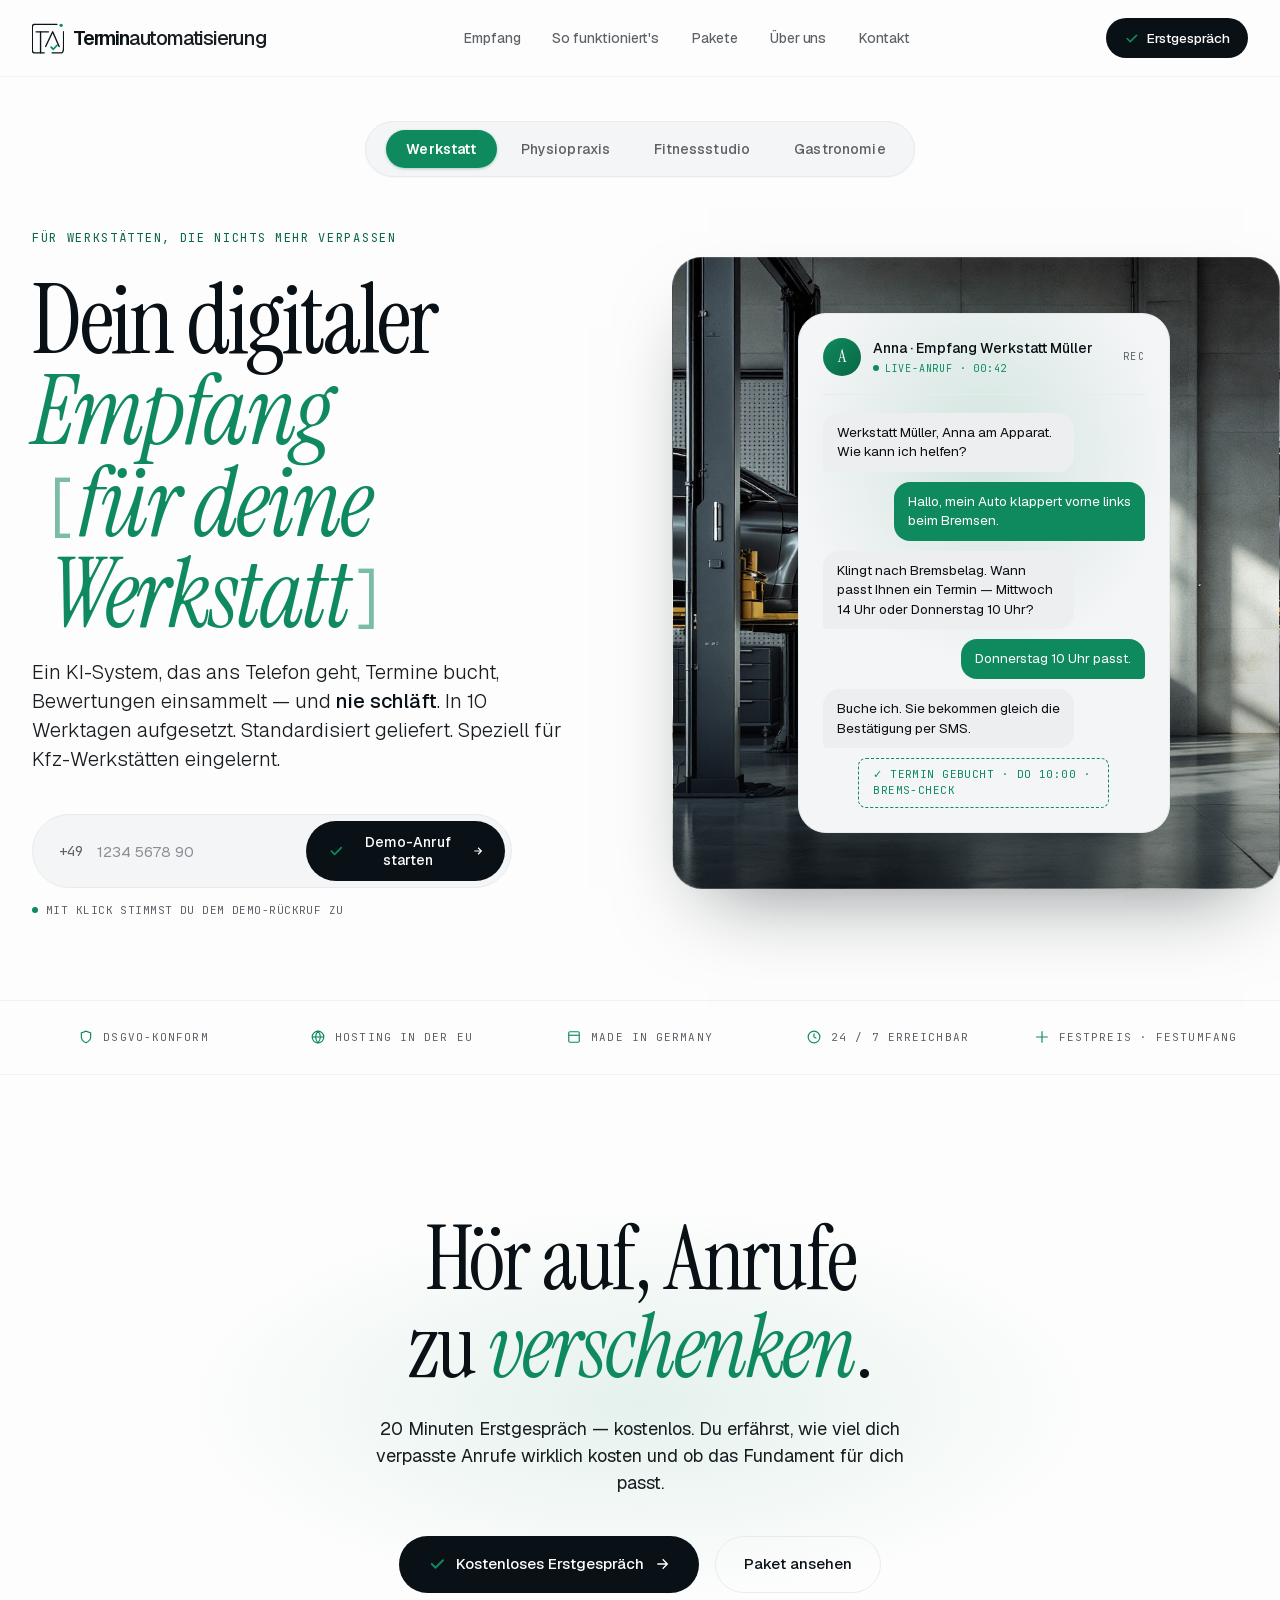
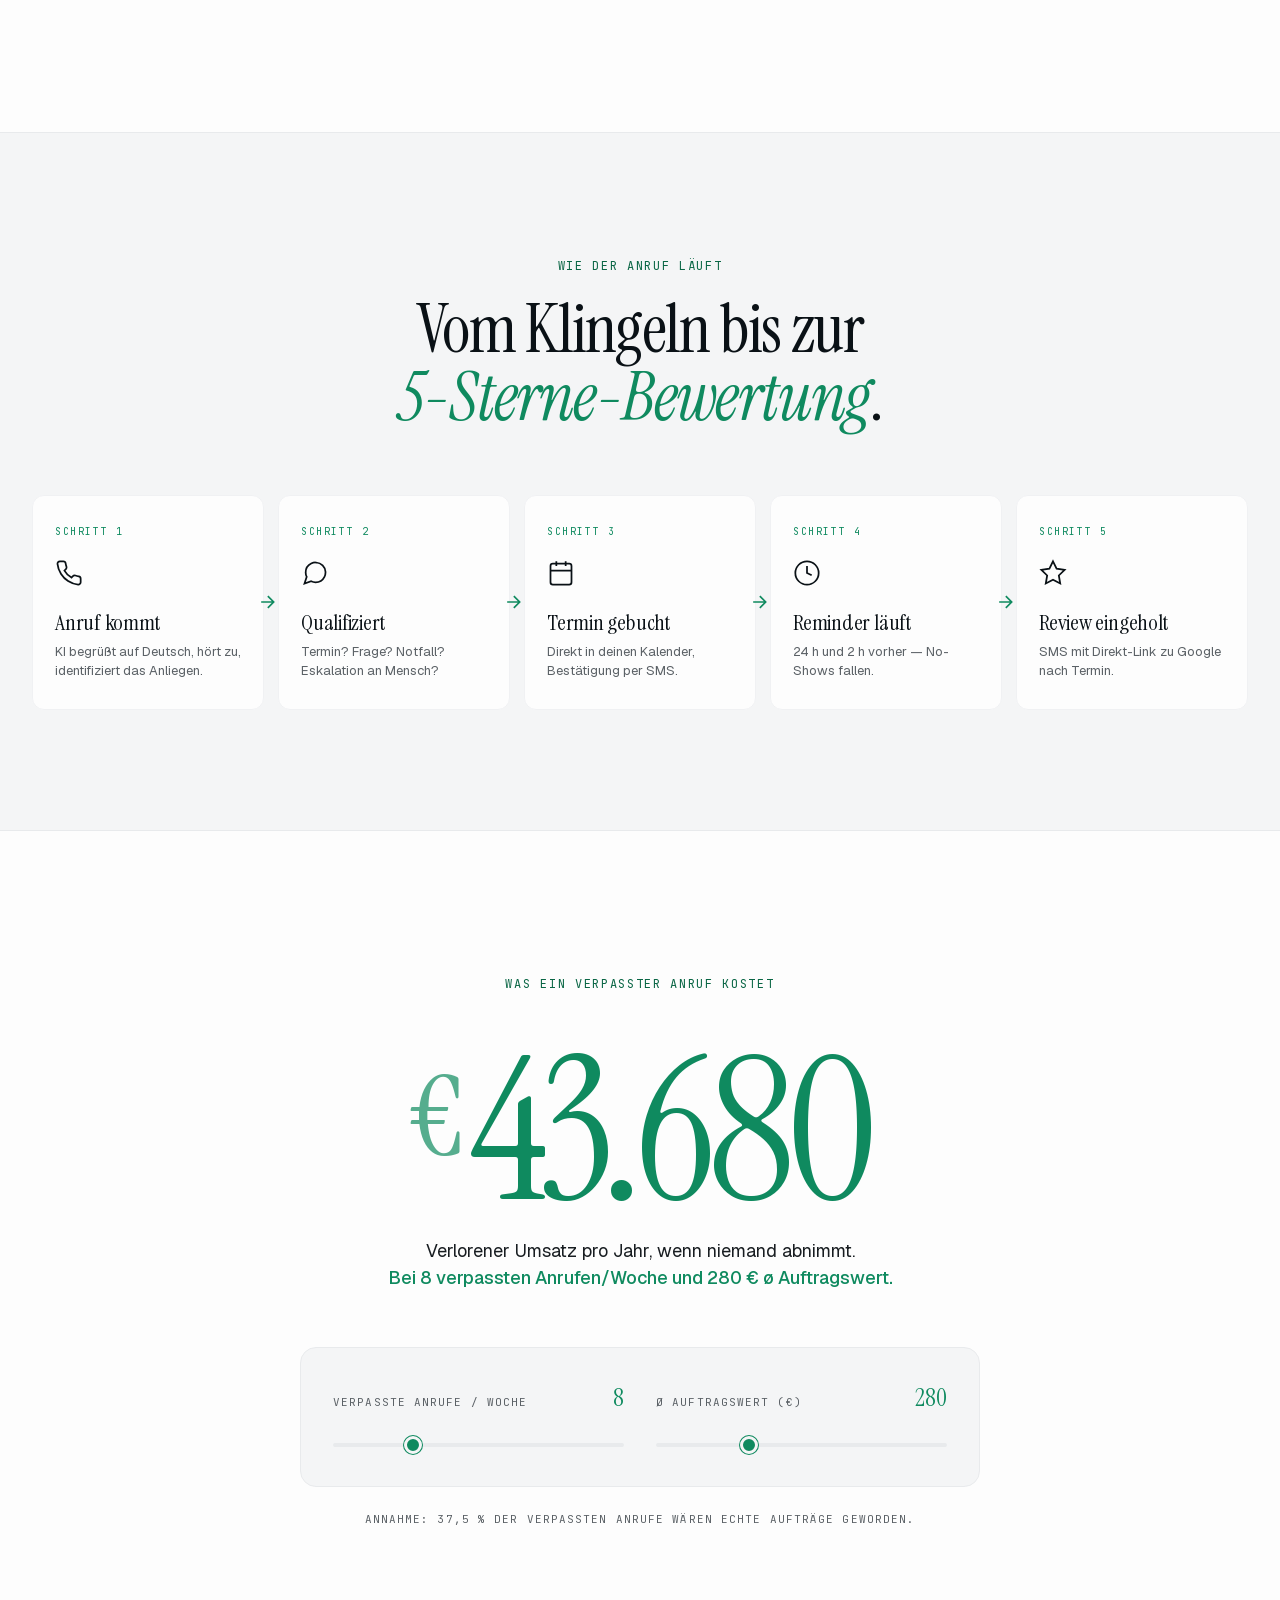
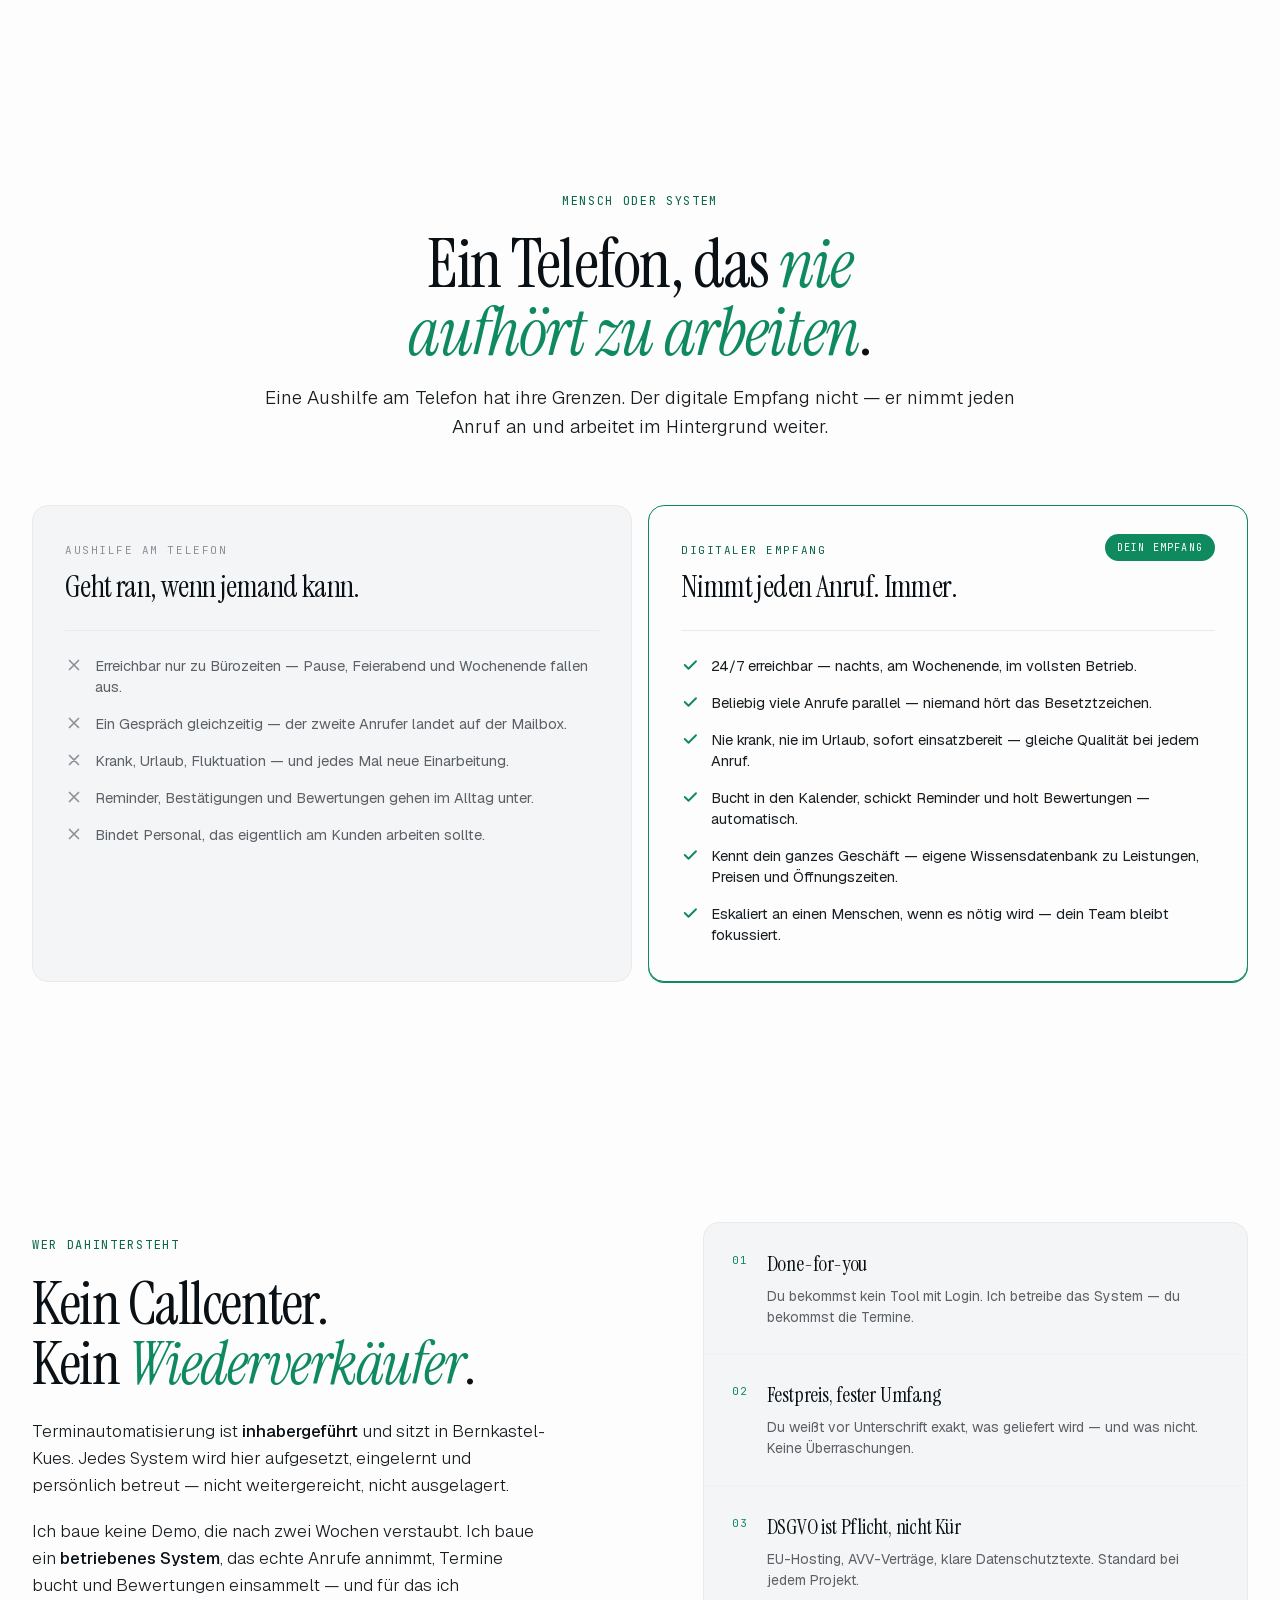
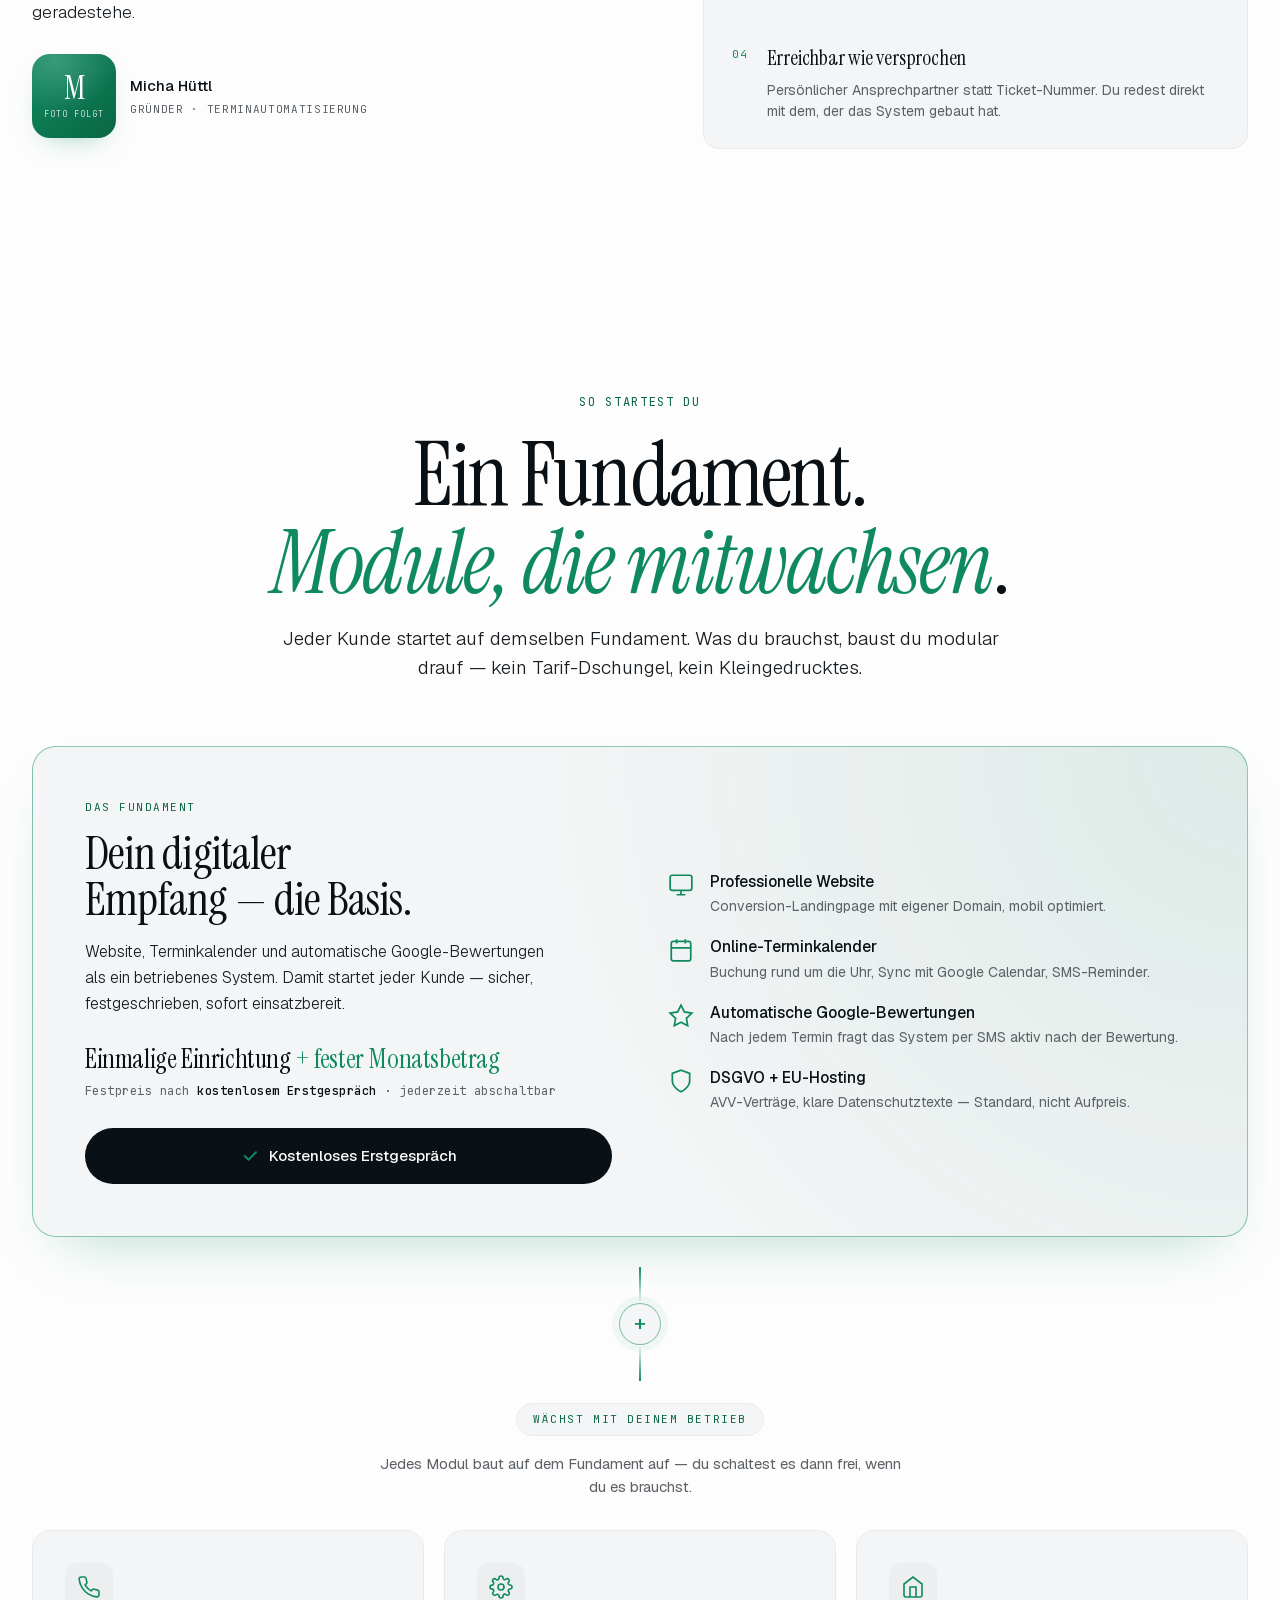
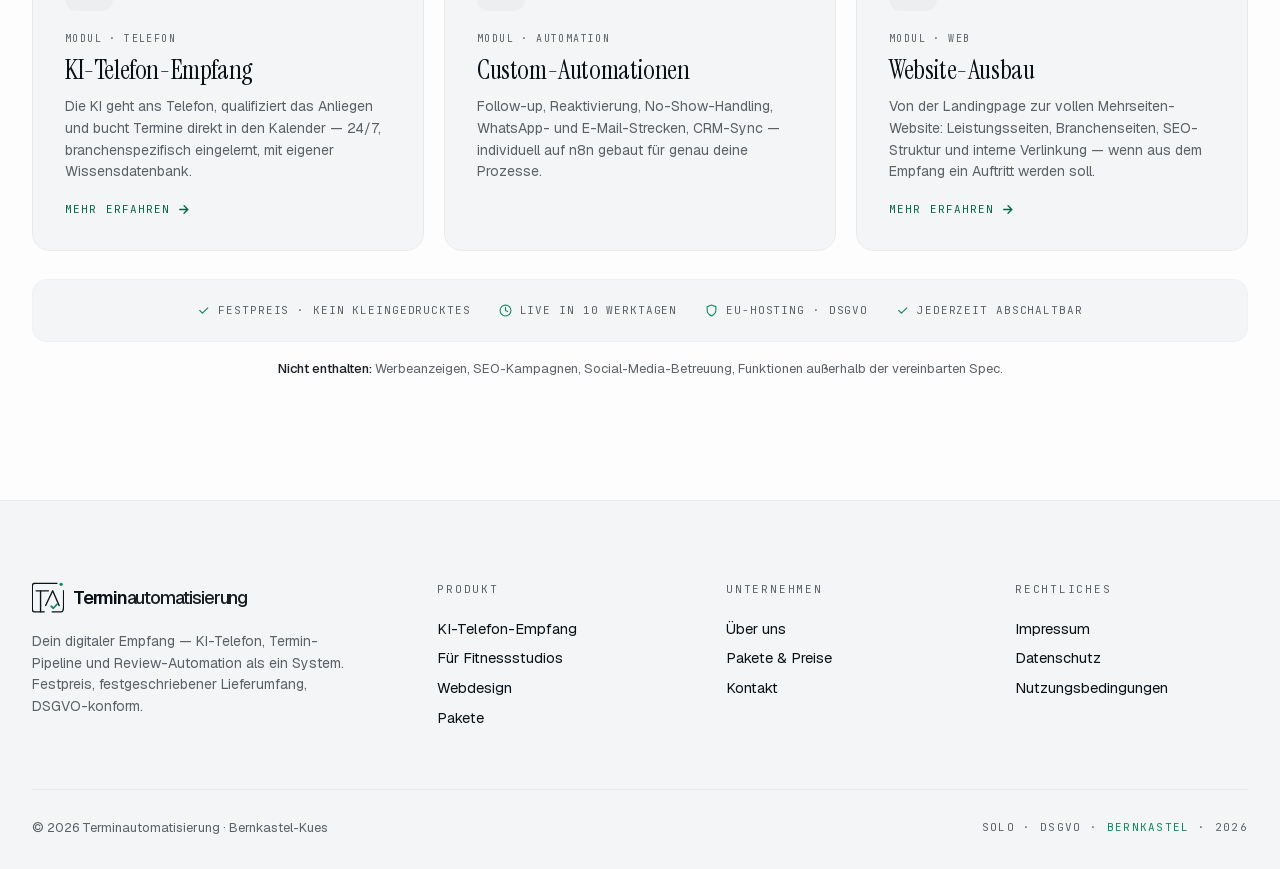
<file: index.html>
<!DOCTYPE html>
<html lang="de">
<head>
<meta charset="UTF-8" />
<meta name="viewport" content="width=device-width, initial-scale=1.0" />
<title>Dein digitaler Empfang — KI-Telefonie für lokale Dienstleister</title>
<meta name="description" content="Terminautomatisierung baut digitalen Empfang für lokale Dienstleister: KI-Telefon, Termin-Pipeline, Website-Fundament und Bewertungsautomation als ein nutzbares System." />
<meta name="robots" content="index, follow" />
<link rel="canonical" href="http://terminautomatisierung.de/" />
<link rel="stylesheet" href="styles.css" />
</head>
<body>

<!-- NAV -->
<nav>
  <div class="container inner">
    <a href="#empfang" class="logo" aria-label="Terminautomatisierung Startseite">
      <svg class="logo-icon" viewBox="0 0 512 512" aria-hidden="true">
        <g fill="none" stroke="#0A141B" stroke-width="22" stroke-linecap="round" stroke-linejoin="round">
          <path d="M40 38 H398"/>
          <path d="M42 38 C20 38 5 54 5 76 V455 C5 477 21 493 43 493 H196"/>
          <path d="M506 156 V390 C506 472 488 493 468 493 H322"/>
          <path d="M66 157 H263"/>
          <path d="M137 157 V492"/>
          <path d="M218 392 L331 157 L434 392"/>
        </g>
        <circle cx="466" cy="53" r="27" fill="#0F8A5F"/>
        <path d="M306 402 L341 436 L401 372" fill="none" stroke="#0F8A5F" stroke-width="28" stroke-linecap="round" stroke-linejoin="round"/>
      </svg>
      <span class="wordmark"><span class="brand-strong">Termin</span><span class="brand-light">automatisierung</span></span>
    </a>

    <div class="nav-links">
      <a href="#empfang">Empfang</a>
      <a href="#ablauf">So funktioniert's</a>
      <a href="#preis">Pakete</a>
      <a href="#ueber-uns">Über uns</a>
      <a href="#kontakt">Kontakt</a>
    </div>

    <div class="nav-right">
      <a href="#preis" class="nav-cta">
        <svg class="check" viewBox="0 0 24 24" fill="none" stroke="currentColor" stroke-width="2.5" stroke-linecap="round" stroke-linejoin="round"><path d="M5 12l5 5L20 7"/></svg>
        Erstgespräch
      </a>
    </div>
  </div>
</nav>

<!-- HERO -->
<header class="hero" id="empfang">
  <div class="container">
    <div class="hero-switcher-wrap">
      <div class="hero-switcher">
        <div class="branchen-switch" role="tablist" aria-label="Branche wählen">
          <button data-branche="werkstatt" class="active">Werkstatt</button>
          <button data-branche="physio">Physiopraxis</button>
          <button data-branche="fitness">Fitnessstudio</button>
          <button data-branche="gastro">Gastronomie</button>
        </div>
      </div>
    </div>
    <div class="hero-grid">
      <div class="hero-left">
        <div class="eyebrow"><span data-text="eyebrow">Für Werkstätten, die nichts mehr verpassen</span></div>
        <h1>Dein digitaler <em>Empfang</em><br><span class="branche" data-text="branche">für deine Werkstatt</span></h1>
        <p class="subline">Ein KI-System, das ans Telefon geht, Termine bucht, Bewertungen einsammelt — und <strong>nie schläft</strong>. In 10 Werktagen aufgesetzt. Standardisiert geliefert. <span data-text="sub-extra">Speziell für Kfz-Werkstätten eingelernt.</span></p>

        <form class="demo-form" id="demoCallForm">
          <span class="prefix">+49</span>
          <input type="tel" name="phone" placeholder="1234 5678 90" autocomplete="tel" required />
          <input type="text" name="company" tabindex="-1" autocomplete="off" aria-hidden="true" class="hp-field" />
          <button type="submit">
            <svg class="check" viewBox="0 0 24 24" fill="none" stroke="currentColor" stroke-width="2.5" stroke-linecap="round" stroke-linejoin="round"><path d="M5 12l5 5L20 7"/></svg>
            Demo-Anruf starten
            <svg width="14" height="14" viewBox="0 0 24 24" fill="none" stroke="currentColor" stroke-width="2.5"><path d="M5 12h14M13 5l7 7-7 7"/></svg>
          </button>
        </form>
        <div class="demo-hint" id="demoCallStatus" aria-live="polite">
          <span class="dot"></span>
          MIT KLICK STIMMST DU DEM DEMO-RÜCKRUF ZU
        </div>
      </div>

      <div class="hero-right">
        <div class="branch-visual" id="branchVisual" aria-hidden="true"></div>
        <div class="phone-mockup">
          <div class="phone-header">
            <div class="who">
              <div class="avatar">A</div>
              <div>
                <div class="name" data-text="bot-name">Anna · Empfang</div>
                <div class="status"><span class="dot"></span>LIVE-ANRUF · 00:42</div>
              </div>
            </div>
            <div class="live">REC</div>
          </div>
          <div class="phone-chat" id="phoneChat">
            <!-- gefüllt per JS pro Branche -->
          </div>
        </div>
      </div>
    </div>
  </div>
</header>

<!-- TRUST STRIP -->
<section class="trust-strip" style="padding: 28px 0;">
  <div class="container">
    <div class="trust-grid">
      <div class="trust-item">
        <svg viewBox="0 0 24 24" fill="none" stroke="currentColor" stroke-width="2"><path d="M12 22s8-4 8-10V5l-8-3-8 3v7c0 6 8 10 8 10z"/></svg>
        DSGVO-konform
      </div>
      <div class="trust-item">
        <svg viewBox="0 0 24 24" fill="none" stroke="currentColor" stroke-width="2"><circle cx="12" cy="12" r="10"/><line x1="2" y1="12" x2="22" y2="12"/><path d="M12 2a15.3 15.3 0 0 1 4 10 15.3 15.3 0 0 1-4 10 15.3 15.3 0 0 1-4-10 15.3 15.3 0 0 1 4-10z"/></svg>
        Hosting in der EU
      </div>
      <div class="trust-item">
        <svg viewBox="0 0 24 24" fill="none" stroke="currentColor" stroke-width="2"><rect x="3" y="3" width="18" height="18" rx="2"/><path d="M3 9h18"/></svg>
        Made in Germany
      </div>
      <div class="trust-item">
        <svg viewBox="0 0 24 24" fill="none" stroke="currentColor" stroke-width="2"><circle cx="12" cy="12" r="10"/><polyline points="12 6 12 12 16 14"/></svg>
        24 / 7 erreichbar
      </div>
      <div class="trust-item">
        <svg viewBox="0 0 24 24" fill="none" stroke="currentColor" stroke-width="2"><path d="M12 2v20M2 12h20"/></svg>
        Festpreis · Festumfang
      </div>
    </div>
  </div>
</section>

<!-- FINAL CTA -->
<section class="final-cta">
  <div class="container">
    <h2>Hör auf, Anrufe<br>zu <em>verschenken</em>.</h2>
    <p>20 Minuten Erstgespräch — kostenlos. Du erfährst, wie viel dich verpasste Anrufe wirklich kosten und ob das Fundament für dich passt.</p>
    <div class="cta-row">
      <a href="#kontakt" class="btn btn-primary">
        <svg class="check" viewBox="0 0 24 24" fill="none" stroke="currentColor" stroke-width="2.5" stroke-linecap="round" stroke-linejoin="round"><path d="M5 12l5 5L20 7"/></svg>
        Kostenloses Erstgespräch
        <svg class="arrow" width="16" height="16" viewBox="0 0 24 24" fill="none" stroke="currentColor" stroke-width="2"><path d="M5 12h14M13 5l7 7-7 7"/></svg>
      </a>
      <a href="#preis" class="btn btn-ghost">Paket ansehen</a>
    </div>
  </div>
</section>

<!-- FLOW -->
<section class="flow-section" id="ablauf">
  <div class="container">
    <div class="section-head center">
      <div class="eyebrow">Wie der Anruf läuft</div>
      <h2>Vom Klingeln bis zur<br><em>5-Sterne-Bewertung</em>.</h2>
    </div>

    <div class="flow">
      <div class="step">
        <div class="step-num">SCHRITT 1</div>
        <svg class="step-icon" viewBox="0 0 24 24" fill="none" stroke="currentColor" stroke-width="1.5"><path d="M22 16.92v3a2 2 0 0 1-2.18 2 19.79 19.79 0 0 1-8.63-3.07 19.5 19.5 0 0 1-6-6 19.79 19.79 0 0 1-3.07-8.67A2 2 0 0 1 4.11 2h3a2 2 0 0 1 2 1.72c.127.96.361 1.903.7 2.81a2 2 0 0 1-.45 2.11L8.09 9.91a16 16 0 0 0 6 6l1.27-1.27a2 2 0 0 1 2.11-.45c.907.339 1.85.573 2.81.7A2 2 0 0 1 22 16.92z"/></svg>
        <div class="step-title">Anruf kommt</div>
        <div class="step-desc">KI begrüßt auf Deutsch, hört zu, identifiziert das Anliegen.</div>
        <svg class="arrow-between" width="20" height="20" viewBox="0 0 24 24" fill="none" stroke="currentColor" stroke-width="2"><path d="M5 12h14M13 5l7 7-7 7"/></svg>
      </div>
      <div class="step">
        <div class="step-num">SCHRITT 2</div>
        <svg class="step-icon" viewBox="0 0 24 24" fill="none" stroke="currentColor" stroke-width="1.5"><path d="M21 11.5a8.38 8.38 0 0 1-.9 3.8 8.5 8.5 0 0 1-7.6 4.7 8.38 8.38 0 0 1-3.8-.9L3 21l1.9-5.7a8.38 8.38 0 0 1-.9-3.8 8.5 8.5 0 0 1 4.7-7.6 8.38 8.38 0 0 1 3.8-.9h.5a8.48 8.48 0 0 1 8 8v.5z"/></svg>
        <div class="step-title">Qualifiziert</div>
        <div class="step-desc">Termin? Frage? Notfall? Eskalation an Mensch?</div>
        <svg class="arrow-between" width="20" height="20" viewBox="0 0 24 24" fill="none" stroke="currentColor" stroke-width="2"><path d="M5 12h14M13 5l7 7-7 7"/></svg>
      </div>
      <div class="step">
        <div class="step-num">SCHRITT 3</div>
        <svg class="step-icon" viewBox="0 0 24 24" fill="none" stroke="currentColor" stroke-width="1.5"><rect x="3" y="4" width="18" height="18" rx="2"/><path d="M16 2v4M8 2v4M3 10h18"/></svg>
        <div class="step-title">Termin gebucht</div>
        <div class="step-desc">Direkt in deinen Kalender, Bestätigung per SMS.</div>
        <svg class="arrow-between" width="20" height="20" viewBox="0 0 24 24" fill="none" stroke="currentColor" stroke-width="2"><path d="M5 12h14M13 5l7 7-7 7"/></svg>
      </div>
      <div class="step">
        <div class="step-num">SCHRITT 4</div>
        <svg class="step-icon" viewBox="0 0 24 24" fill="none" stroke="currentColor" stroke-width="1.5"><circle cx="12" cy="12" r="10"/><polyline points="12 6 12 12 16 14"/></svg>
        <div class="step-title">Reminder läuft</div>
        <div class="step-desc">24 h und 2 h vorher — No-Shows fallen.</div>
        <svg class="arrow-between" width="20" height="20" viewBox="0 0 24 24" fill="none" stroke="currentColor" stroke-width="2"><path d="M5 12h14M13 5l7 7-7 7"/></svg>
      </div>
      <div class="step">
        <div class="step-num">SCHRITT 5</div>
        <svg class="step-icon" viewBox="0 0 24 24" fill="none" stroke="currentColor" stroke-width="1.5"><polygon points="12 2 15.09 8.26 22 9.27 17 14.14 18.18 21.02 12 17.77 5.82 21.02 7 14.14 2 9.27 8.91 8.26 12 2"/></svg>
        <div class="step-title">Review eingeholt</div>
        <div class="step-desc">SMS mit Direkt-Link zu Google nach Termin.</div>
      </div>
    </div>
  </div>
</section>

<!-- ROI RECHNER -->
<section class="roi-section">
  <div class="container roi-wrap">
    <div class="eyebrow" style="margin-bottom: 24px;">Was ein verpasster Anruf kostet</div>
    <div class="roi-number"><span class="euro">€</span><span id="roiOutput">43.680</span></div>
    <p class="roi-caption">
      Verlorener Umsatz pro Jahr, wenn niemand abnimmt. <br><span class="accent" id="roiContext">Bei 8 verpassten Anrufen/Woche und 280 € ø Auftragswert.</span>
    </p>

    <div class="roi-controls">
      <div class="roi-control">
        <div class="label">
          <span class="name">Verpasste Anrufe / Woche</span>
          <span class="value" id="callsLabel">8</span>
        </div>
        <input type="range" id="callsSlider" min="2" max="25" value="8" />
      </div>
      <div class="roi-control">
        <div class="label">
          <span class="name">Ø Auftragswert (€)</span>
          <span class="value" id="valueLabel">280</span>
        </div>
        <input type="range" id="valueSlider" min="50" max="800" value="280" step="10" />
      </div>
    </div>
    <p style="margin-top: 24px; font-family: 'JetBrains Mono', monospace; font-size: 11px; color: var(--fg-dim); letter-spacing: 0.1em;">
      ANNAHME: 37,5 % DER VERPASSTEN ANRUFE WÄREN ECHTE AUFTRÄGE GEWORDEN.
    </p>
  </div>
</section>

<!-- VERGLEICH -->
<section>
  <div class="container">
    <div class="section-head center">
      <div class="eyebrow">Mensch oder System</div>
      <h2>Ein Telefon, das <em>nie aufhört zu arbeiten</em>.</h2>
      <p>Eine Aushilfe am Telefon hat ihre Grenzen. Der digitale Empfang nicht — er nimmt jeden Anruf an und arbeitet im Hintergrund weiter.</p>
    </div>

    <div class="vs-grid">
      <div class="vs-col old">
        <div class="vs-tag">Aushilfe am Telefon</div>
        <h3>Geht ran, wenn jemand kann.</h3>
        <ul class="vs-list">
          <li><svg viewBox="0 0 24 24" fill="none" stroke="currentColor" stroke-width="2.2" stroke-linecap="round"><path d="M6 6l12 12M18 6L6 18"/></svg> Erreichbar nur zu Bürozeiten — Pause, Feierabend und Wochenende fallen aus.</li>
          <li><svg viewBox="0 0 24 24" fill="none" stroke="currentColor" stroke-width="2.2" stroke-linecap="round"><path d="M6 6l12 12M18 6L6 18"/></svg> Ein Gespräch gleichzeitig — der zweite Anrufer landet auf der Mailbox.</li>
          <li><svg viewBox="0 0 24 24" fill="none" stroke="currentColor" stroke-width="2.2" stroke-linecap="round"><path d="M6 6l12 12M18 6L6 18"/></svg> Krank, Urlaub, Fluktuation — und jedes Mal neue Einarbeitung.</li>
          <li><svg viewBox="0 0 24 24" fill="none" stroke="currentColor" stroke-width="2.2" stroke-linecap="round"><path d="M6 6l12 12M18 6L6 18"/></svg> Reminder, Bestätigungen und Bewertungen gehen im Alltag unter.</li>
          <li><svg viewBox="0 0 24 24" fill="none" stroke="currentColor" stroke-width="2.2" stroke-linecap="round"><path d="M6 6l12 12M18 6L6 18"/></svg> Bindet Personal, das eigentlich am Kunden arbeiten sollte.</li>
        </ul>
      </div>

      <div class="vs-col new">
        <div class="vs-badge">Dein Empfang</div>
        <div class="vs-tag">Digitaler Empfang</div>
        <h3>Nimmt jeden Anruf. Immer.</h3>
        <ul class="vs-list">
          <li><svg viewBox="0 0 24 24" fill="none" stroke="currentColor" stroke-width="2.5" stroke-linecap="round" stroke-linejoin="round"><path d="M5 12l5 5L20 7"/></svg> 24/7 erreichbar — nachts, am Wochenende, im vollsten Betrieb.</li>
          <li><svg viewBox="0 0 24 24" fill="none" stroke="currentColor" stroke-width="2.5" stroke-linecap="round" stroke-linejoin="round"><path d="M5 12l5 5L20 7"/></svg> Beliebig viele Anrufe parallel — niemand hört das Besetztzeichen.</li>
          <li><svg viewBox="0 0 24 24" fill="none" stroke="currentColor" stroke-width="2.5" stroke-linecap="round" stroke-linejoin="round"><path d="M5 12l5 5L20 7"/></svg> Nie krank, nie im Urlaub, sofort einsatzbereit — gleiche Qualität bei jedem Anruf.</li>
          <li><svg viewBox="0 0 24 24" fill="none" stroke="currentColor" stroke-width="2.5" stroke-linecap="round" stroke-linejoin="round"><path d="M5 12l5 5L20 7"/></svg> Bucht in den Kalender, schickt Reminder und holt Bewertungen — automatisch.</li>
          <li><svg viewBox="0 0 24 24" fill="none" stroke="currentColor" stroke-width="2.5" stroke-linecap="round" stroke-linejoin="round"><path d="M5 12l5 5L20 7"/></svg> Kennt dein ganzes Geschäft — eigene Wissensdatenbank zu Leistungen, Preisen und Öffnungszeiten.</li>
          <li><svg viewBox="0 0 24 24" fill="none" stroke="currentColor" stroke-width="2.5" stroke-linecap="round" stroke-linejoin="round"><path d="M5 12l5 5L20 7"/></svg> Eskaliert an einen Menschen, wenn es nötig wird — dein Team bleibt fokussiert.</li>
        </ul>
      </div>
    </div>
  </div>
</section>

<!-- ÜBER UNS -->
<section id="ueber-uns">
  <div class="container">
    <div class="about-grid">
      <div class="about-left">
        <div class="eyebrow">Wer dahintersteht</div>
        <h2>Kein Callcenter.<br>Kein <em>Wiederverkäufer</em>.</h2>
        <p>Terminautomatisierung ist <strong>inhabergeführt</strong> und sitzt in Bernkastel-Kues. Jedes System wird hier aufgesetzt, eingelernt und persönlich betreut — nicht weitergereicht, nicht ausgelagert.</p>
        <p>Ich baue keine Demo, die nach zwei Wochen verstaubt. Ich baue ein <strong>betriebenes System</strong>, das echte Anrufe annimmt, Termine bucht und Bewertungen einsammelt — und für das ich geradestehe.</p>
        <div class="signature">
          <div class="founder-photo" role="img" aria-label="Foto Micha Hüttl folgt">
            <span class="fp-initial">M</span>
            <span class="fp-note">Foto folgt</span>
          </div>
          <div class="who">
            <div class="nm">Micha Hüttl</div>
            <div class="rl">GRÜNDER · TERMINAUTOMATISIERUNG</div>
          </div>
        </div>
      </div>

      <div class="about-principles">
        <div class="about-principle">
          <div class="pn">01</div>
          <div>
            <h4>Done-for-you</h4>
            <p>Du bekommst kein Tool mit Login. Ich betreibe das System — du bekommst die Termine.</p>
          </div>
        </div>
        <div class="about-principle">
          <div class="pn">02</div>
          <div>
            <h4>Festpreis, fester Umfang</h4>
            <p>Du weißt vor Unterschrift exakt, was geliefert wird — und was nicht. Keine Überraschungen.</p>
          </div>
        </div>
        <div class="about-principle">
          <div class="pn">03</div>
          <div>
            <h4>DSGVO ist Pflicht, nicht Kür</h4>
            <p>EU-Hosting, AVV-Verträge, klare Datenschutztexte. Standard bei jedem Projekt.</p>
          </div>
        </div>
        <div class="about-principle">
          <div class="pn">04</div>
          <div>
            <h4>Erreichbar wie versprochen</h4>
            <p>Persönlicher Ansprechpartner statt Ticket-Nummer. Du redest direkt mit dem, der das System gebaut hat.</p>
          </div>
        </div>
      </div>
    </div>
  </div>
</section>

<!-- PAKETE -->
<section id="preis">
  <div class="container">
    <div class="section-head center" data-reveal>
      <div class="eyebrow">So startest du</div>
      <h2>Ein Fundament.<br><em>Module, die mitwachsen</em>.</h2>
      <p>Jeder Kunde startet auf demselben Fundament. Was du brauchst, baust du modular drauf — kein Tarif-Dschungel, kein Kleingedrucktes.</p>
    </div>

    <!-- FUNDAMENT -->
    <div class="fundament" data-reveal="scale">
      <div class="fund-left">
        <div class="fund-tag">Das Fundament</div>
        <h3>Dein digitaler Empfang — die Basis.</h3>
        <p class="fund-sub">Website, Terminkalender und automatische Google-Bewertungen als ein betriebenes System. Damit startet jeder Kunde — sicher, festgeschrieben, sofort einsatzbereit.</p>
        <div class="fund-price">
          <div class="pkg-anchor">Einmalige Einrichtung <span class="accent">+ fester Monatsbetrag</span></div>
          <div class="pkg-setup">Festpreis nach <strong>kostenlosem Erstgespräch</strong> · jederzeit abschaltbar</div>
        </div>
        <a href="#kontakt" class="btn btn-primary">
          <svg class="check" viewBox="0 0 24 24" fill="none" stroke="currentColor" stroke-width="2.5" stroke-linecap="round" stroke-linejoin="round"><path d="M5 12l5 5L20 7"/></svg>
          Kostenloses Erstgespräch
        </a>
      </div>
      <ul class="fund-feats">
        <li>
          <svg viewBox="0 0 24 24" fill="none" stroke="currentColor" stroke-width="1.6"><rect x="2" y="3" width="20" height="14" rx="2"/><path d="M8 21h8M12 17v4"/></svg>
          <div><strong>Professionelle Website</strong><span>Conversion-Landingpage mit eigener Domain, mobil optimiert.</span></div>
        </li>
        <li>
          <svg viewBox="0 0 24 24" fill="none" stroke="currentColor" stroke-width="1.6"><rect x="3" y="4" width="18" height="18" rx="2"/><path d="M16 2v4M8 2v4M3 10h18"/></svg>
          <div><strong>Online-Terminkalender</strong><span>Buchung rund um die Uhr, Sync mit Google Calendar, SMS-Reminder.</span></div>
        </li>
        <li>
          <svg viewBox="0 0 24 24" fill="none" stroke="currentColor" stroke-width="1.6"><polygon points="12 2 15.09 8.26 22 9.27 17 14.14 18.18 21.02 12 17.77 5.82 21.02 7 14.14 2 9.27 8.91 8.26 12 2"/></svg>
          <div><strong>Automatische Google-Bewertungen</strong><span>Nach jedem Termin fragt das System per SMS aktiv nach der Bewertung.</span></div>
        </li>
        <li>
          <svg viewBox="0 0 24 24" fill="none" stroke="currentColor" stroke-width="1.6"><path d="M12 22s8-4 8-10V5l-8-3-8 3v7c0 6 8 10 8 10z"/></svg>
          <div><strong>DSGVO + EU-Hosting</strong><span>AVV-Verträge, klare Datenschutztexte — Standard, nicht Aufpreis.</span></div>
        </li>
      </ul>
    </div>

    <!-- CONNECTOR -->
    <div class="fund-connector" data-reveal="scale" aria-hidden="true">
      <span class="fc-line"></span>
      <span class="fc-node">+</span>
      <span class="fc-line"></span>
    </div>

    <!-- MODULE -->
    <div class="modules-head" data-reveal>
      <span class="modules-label">Wächst mit deinem Betrieb</span>
      <p>Jedes Modul baut auf dem Fundament auf — du schaltest es dann frei, wenn du es brauchst.</p>
    </div>
    <div class="modules">
      <div class="module" data-reveal>
        <div class="module-icon">
          <svg viewBox="0 0 24 24" fill="none" stroke="currentColor" stroke-width="1.6"><path d="M22 16.92v3a2 2 0 0 1-2.18 2 19.79 19.79 0 0 1-8.63-3.07 19.5 19.5 0 0 1-6-6 19.79 19.79 0 0 1-3.07-8.67A2 2 0 0 1 4.11 2h3a2 2 0 0 1 2 1.72c.127.96.361 1.903.7 2.81a2 2 0 0 1-.45 2.11L8.09 9.91a16 16 0 0 0 6 6l1.27-1.27a2 2 0 0 1 2.11-.45c.907.339 1.85.573 2.81.7A2 2 0 0 1 22 16.92z"/></svg>
        </div>
        <div class="module-name">Modul · Telefon</div>
        <h4>KI-Telefon-Empfang</h4>
        <p>Die KI geht ans Telefon, qualifiziert das Anliegen und bucht Termine direkt in den Kalender — 24/7, branchenspezifisch eingelernt, mit eigener Wissensdatenbank.</p>
        <a href="ki-telefon.html" class="module-link">Mehr erfahren
          <svg viewBox="0 0 24 24" fill="none" stroke="currentColor" stroke-width="2.5" stroke-linecap="round" stroke-linejoin="round"><path d="M5 12h14M13 5l7 7-7 7"/></svg>
        </a>
      </div>
      <div class="module" data-reveal>
        <div class="module-icon">
          <svg viewBox="0 0 24 24" fill="none" stroke="currentColor" stroke-width="1.6"><circle cx="12" cy="12" r="3"/><path d="M19.4 15a1.65 1.65 0 0 0 .33 1.82l.06.06a2 2 0 1 1-2.83 2.83l-.06-.06a1.65 1.65 0 0 0-1.82-.33 1.65 1.65 0 0 0-1 1.51V21a2 2 0 0 1-4 0v-.09A1.65 1.65 0 0 0 9 19.4a1.65 1.65 0 0 0-1.82.33l-.06.06a2 2 0 1 1-2.83-2.83l.06-.06a1.65 1.65 0 0 0 .33-1.82 1.65 1.65 0 0 0-1.51-1H3a2 2 0 0 1 0-4h.09A1.65 1.65 0 0 0 4.6 9a1.65 1.65 0 0 0-.33-1.82l-.06-.06a2 2 0 1 1 2.83-2.83l.06.06a1.65 1.65 0 0 0 1.82.33H9a1.65 1.65 0 0 0 1-1.51V3a2 2 0 0 1 4 0v.09a1.65 1.65 0 0 0 1 1.51 1.65 1.65 0 0 0 1.82-.33l.06-.06a2 2 0 1 1 2.83 2.83l-.06.06a1.65 1.65 0 0 0-.33 1.82V9a1.65 1.65 0 0 0 1.51 1H21a2 2 0 0 1 0 4h-.09a1.65 1.65 0 0 0-1.51 1z"/></svg>
        </div>
        <div class="module-name">Modul · Automation</div>
        <h4>Custom-Automationen</h4>
        <p>Follow-up, Reaktivierung, No-Show-Handling, WhatsApp- und E-Mail-Strecken, CRM-Sync — individuell auf n8n gebaut für genau deine Prozesse.</p>
      </div>
      <div class="module" data-reveal>
        <div class="module-icon">
          <svg viewBox="0 0 24 24" fill="none" stroke="currentColor" stroke-width="1.6"><path d="M3 9l9-7 9 7v11a2 2 0 0 1-2 2H5a2 2 0 0 1-2-2z"/><path d="M9 22V12h6v10"/></svg>
        </div>
        <div class="module-name">Modul · Web</div>
        <h4>Website-Ausbau</h4>
        <p>Von der Landingpage zur vollen Mehrseiten-Website: Leistungsseiten, Branchenseiten, SEO-Struktur und interne Verlinkung — wenn aus dem Empfang ein Auftritt werden soll.</p>
        <a href="webdesign.html" class="module-link">Mehr erfahren
          <svg viewBox="0 0 24 24" fill="none" stroke="currentColor" stroke-width="2.5" stroke-linecap="round" stroke-linejoin="round"><path d="M5 12h14M13 5l7 7-7 7"/></svg>
        </a>
      </div>
    </div>

    <div class="pkg-note" data-reveal>
      <span class="item"><svg viewBox="0 0 24 24" fill="none" stroke="currentColor" stroke-width="2" stroke-linecap="round" stroke-linejoin="round"><path d="M5 12l5 5L20 7"/></svg> Festpreis · kein Kleingedrucktes</span>
      <span class="item"><svg viewBox="0 0 24 24" fill="none" stroke="currentColor" stroke-width="2" stroke-linecap="round" stroke-linejoin="round"><circle cx="12" cy="12" r="10"/><polyline points="12 6 12 12 16 14"/></svg> Live in 10 Werktagen</span>
      <span class="item"><svg viewBox="0 0 24 24" fill="none" stroke="currentColor" stroke-width="2"><path d="M12 22s8-4 8-10V5l-8-3-8 3v7c0 6 8 10 8 10z"/></svg> EU-Hosting · DSGVO</span>
      <span class="item"><svg viewBox="0 0 24 24" fill="none" stroke="currentColor" stroke-width="2" stroke-linecap="round" stroke-linejoin="round"><path d="M5 12l5 5L20 7"/></svg> Jederzeit abschaltbar</span>
    </div>
    <p class="pkg-excl"><strong>Nicht enthalten:</strong> Werbeanzeigen, SEO-Kampagnen, Social-Media-Betreuung, Funktionen außerhalb der vereinbarten Spec.</p>
  </div>
</section>

<!-- FOOTER -->
<footer id="kontakt">
  <div class="container">
    <div class="top">
      <div class="brand">
        <a href="#" class="logo" aria-label="Terminautomatisierung Startseite">
          <svg class="logo-icon" viewBox="0 0 512 512" aria-hidden="true">
            <g fill="none" stroke="#0A141B" stroke-width="22" stroke-linecap="round" stroke-linejoin="round">
              <path d="M40 38 H398"/>
              <path d="M42 38 C20 38 5 54 5 76 V455 C5 477 21 493 43 493 H196"/>
              <path d="M506 156 V390 C506 472 488 493 468 493 H322"/>
              <path d="M66 157 H263"/>
              <path d="M137 157 V492"/>
              <path d="M218 392 L331 157 L434 392"/>
            </g>
            <circle cx="466" cy="53" r="27" fill="#0F8A5F"/>
            <path d="M306 402 L341 436 L401 372" fill="none" stroke="#0F8A5F" stroke-width="28" stroke-linecap="round" stroke-linejoin="round"/>
          </svg>
          <span class="wordmark"><span class="brand-strong">Termin</span><span class="brand-light">automatisierung</span></span>
        </a>
        <p>Dein digitaler Empfang — KI-Telefon, Termin-Pipeline und Review-Automation als ein System. Festpreis, festgeschriebener Lieferumfang, DSGVO-konform.</p>
      </div>
      <div class="col">
        <h4>Produkt</h4>
        <a href="ki-telefon.html">KI-Telefon-Empfang</a>
        <a href="ki-telefon-fitnessstudio.html">Für Fitnessstudios</a>
        <a href="webdesign.html">Webdesign</a>
        <a href="#preis">Pakete</a>
      </div>
      <div class="col">
        <h4>Unternehmen</h4>
        <a href="#ueber-uns">Über uns</a>
        <a href="#preis">Pakete &amp; Preise</a>
        <a href="mailto:info@terminautomatisierung.de">Kontakt</a>
      </div>
      <div class="col">
        <h4>Rechtliches</h4>
        <a href="impressum.html">Impressum</a>
        <a href="datenschutz.html">Datenschutz</a>
        <a href="nutzungsbedingungen.html">Nutzungsbedingungen</a>
      </div>
    </div>
    <div class="row">
      <div class="copy">© 2026 Terminautomatisierung · Bernkastel-Kues</div>
      <div class="meta">SOLO · DSGVO · <span>BERNKASTEL</span> · 2026</div>
    </div>
  </div>
</footer>

<script>
  const branchen = {
    werkstatt: {
      label: 'Werkstatt',
      visualLabel: 'Werkstatt',
      img: 'assets/branchen/werkstatt.jpg',
      eyebrow: 'Für Werkstätten, die nichts mehr verpassen',
      branche: 'für deine Werkstatt',
      subExtra: 'Speziell für Kfz-Werkstätten eingelernt.',
      botName: 'Anna · Empfang Werkstatt Müller',
      defaultCalls: 8,
      defaultValue: 280,
      chat: [
        { type: 'bot', text: 'Werkstatt Müller, Anna am Apparat. Wie kann ich helfen?' },
        { type: 'caller', text: 'Hallo, mein Auto klappert vorne links beim Bremsen.' },
        { type: 'bot', text: 'Klingt nach Bremsbelag. Wann passt Ihnen ein Termin — Mittwoch 14 Uhr oder Donnerstag 10 Uhr?' },
        { type: 'caller', text: 'Donnerstag 10 Uhr passt.' },
        { type: 'bot', text: 'Buche ich. Sie bekommen gleich die Bestätigung per SMS.' },
        { type: 'system', text: '✓ TERMIN GEBUCHT · DO 10:00 · BREMS-CHECK' }
      ]
    },
    physio: {
      label: 'Physiopraxis',
      visualLabel: 'Physiopraxis',
      img: 'assets/branchen/physio.jpg',
      eyebrow: 'Für Praxen, die keine Patienten mehr verlieren',
      branche: 'für deine Physiopraxis',
      subExtra: 'Speziell für Physio-Praxen eingelernt.',
      botName: 'Lisa · Empfang Physio am Markt',
      defaultCalls: 12,
      defaultValue: 220,
      chat: [
        { type: 'bot', text: 'Physio am Markt, Lisa am Apparat. Was kann ich für Sie tun?' },
        { type: 'caller', text: 'Ich bräuchte einen Termin für meinen Rücken.' },
        { type: 'bot', text: 'Gern. Erstbehandlung oder Folgetermin?' },
        { type: 'caller', text: 'Erstbehandlung — ich war noch nie da.' },
        { type: 'bot', text: 'Freitag 11 Uhr oder Montag 9 Uhr — was passt besser?' },
        { type: 'system', text: '✓ TERMIN GEBUCHT · FR 11:00 · ERSTBEHANDLUNG' }
      ]
    },
    fitness: {
      label: 'Fitnessstudio',
      visualLabel: 'Fitnessstudio',
      img: 'assets/branchen/fitness.jpg',
      eyebrow: 'Für Studios, die jeden Probetraining-Anruf brauchen',
      branche: 'für dein Studio',
      subExtra: 'Speziell für Fitnessstudios eingelernt.',
      botName: 'Tom · Empfang Studio Aktiv',
      defaultCalls: 14,
      defaultValue: 720,
      chat: [
        { type: 'bot', text: 'Studio Aktiv, Tom am Apparat. Wie kann ich helfen?' },
        { type: 'caller', text: 'Ich würde gern ein Probetraining buchen.' },
        { type: 'bot', text: 'Gern. Schon Erfahrung im Studio oder ganz neu?' },
        { type: 'caller', text: 'Ganz neu. Möchte einfach mal reinschnuppern.' },
        { type: 'bot', text: 'Mittwoch 18 Uhr oder Samstag 10 Uhr — was passt?' },
        { type: 'system', text: '✓ PROBETRAINING GEBUCHT · MI 18:00 · ONBOARDING' }
      ]
    },
    gastro: {
      label: 'Gastronomie',
      visualLabel: 'Gastronomie',
      img: 'assets/branchen/gastro.jpg',
      eyebrow: 'Für Restaurants, die keinen Tisch mehr liegen lassen',
      branche: 'für dein Restaurant',
      subExtra: 'Speziell für Restaurants eingelernt.',
      botName: 'Sofia · Empfang Trattoria Romana',
      defaultCalls: 22,
      defaultValue: 95,
      chat: [
        { type: 'bot', text: 'Trattoria Romana, Sofia am Apparat. Buona sera!' },
        { type: 'caller', text: 'Hätten Sie heute Abend einen Tisch für vier?' },
        { type: 'bot', text: 'Gern — 19 Uhr oder 20:30 Uhr?' },
        { type: 'caller', text: '20:30 wäre perfekt.' },
        { type: 'bot', text: 'Buche ich. Sie bekommen gleich die Bestätigung per SMS.' },
        { type: 'system', text: '✓ TISCH GEBUCHT · HEUTE 20:30 · 4 PERSONEN' }
      ]
    }
  };

  function renderChat(key) {
    const data = branchen[key];
    const chat = document.getElementById('phoneChat');
    chat.innerHTML = '';
    data.chat.forEach((b, i) => {
      const div = document.createElement('div');
      div.className = 'bubble ' + b.type;
      div.style.animationDelay = (0.3 + i * 1.1) + 's';
      div.textContent = b.text;
      chat.appendChild(div);
    });
  }

  function setBranche(key) {
    const data = branchen[key];
    document.querySelectorAll('[data-text="eyebrow"]').forEach(el => el.textContent = data.eyebrow);
    document.querySelectorAll('[data-text="branche"]').forEach(el => el.textContent = data.branche);
    document.querySelectorAll('[data-text="sub-extra"]').forEach(el => el.textContent = data.subExtra);
    document.querySelectorAll('[data-text="bot-name"]').forEach(el => el.textContent = data.botName);

    const visual = document.getElementById('branchVisual');
    if (visual) {
      visual.style.setProperty('--branch-img', `url('${data.img}')`);
    }

    // ROI defaults
    const callsSlider = document.getElementById('callsSlider');
    const valueSlider = document.getElementById('valueSlider');
    callsSlider.value = data.defaultCalls;
    valueSlider.value = data.defaultValue;
    updateRoi();

    renderChat(key);

    document.querySelectorAll('.branchen-switch button').forEach(b => {
      b.classList.toggle('active', b.dataset.branche === key);
    });
  }

  document.querySelectorAll('.branchen-switch button').forEach(b => {
    b.addEventListener('click', () => setBranche(b.dataset.branche));
  });

  // ROI logic
  const callsSlider = document.getElementById('callsSlider');
  const valueSlider = document.getElementById('valueSlider');
  const callsLabel = document.getElementById('callsLabel');
  const valueLabel = document.getElementById('valueLabel');
  const roiOutput = document.getElementById('roiOutput');
  const roiContext = document.getElementById('roiContext');

  function updateRoi() {
    const calls = parseInt(callsSlider.value);
    const value = parseInt(valueSlider.value);
    const conversion = 0.375; // 37,5% wandeln um
    const annual = Math.round(calls * 52 * conversion * value);
    callsLabel.textContent = calls;
    valueLabel.textContent = value;
    roiOutput.textContent = annual.toLocaleString('de-DE');
    roiContext.textContent = `Bei ${calls} verpassten Anrufen/Woche und ${value} € ø Auftragswert.`;
  }
  callsSlider.addEventListener('input', updateRoi);
  valueSlider.addEventListener('input', updateRoi);

  // init
  setBranche('werkstatt');

  // Demo callback
  const DEMO_CALLBACK_ENDPOINT = 'https://terminautomatisierung-callback-api.vercel.app/api/callback';
  const demoCallForm = document.getElementById('demoCallForm');
  const demoCallStatus = document.getElementById('demoCallStatus');

  demoCallForm?.addEventListener('submit', async (event) => {
    event.preventDefault();
    const form = event.currentTarget;
    const button = form.querySelector('button[type="submit"]');
    const formData = new FormData(form);
    const phone = String(formData.get('phone') || '').trim();
    const company = String(formData.get('company') || '').trim();
    const activeBranch = document.querySelector('.branchen-switch button.active')?.dataset?.branche || '';

    if (button) button.disabled = true;
    if (demoCallStatus) demoCallStatus.textContent = 'RÜCKRUF WIRD GESTARTET ...';

    try {
      const response = await fetch(DEMO_CALLBACK_ENDPOINT, {
        method: 'POST',
        headers: { 'Content-Type': 'application/json' },
        body: JSON.stringify({
          phone,
          company,
          branch: activeBranch,
          page: window.location.href,
          consent: true
        })
      });

      if (!response.ok) throw new Error('callback_failed');
      if (demoCallStatus) demoCallStatus.textContent = 'ERLEDIGT · DER BOT RUFT DICH GLEICH AN';
      form.reset();
    } catch {
      if (demoCallStatus) demoCallStatus.textContent = 'RÜCKRUF GERADE NICHT VERFÜGBAR · BITTE SPÄTER NOCHMAL TESTEN';
    } finally {
      window.setTimeout(() => {
        if (button) button.disabled = false;
      }, 3000);
    }
  });

  // Scroll-Reveal
  (function () {
    const autoSelectors = [
      '.section-head', '.vs-col', '.step', '.about-left',
      '.about-principle', '.roi-wrap', '.final-cta .container', '.trust-grid'
    ];
    autoSelectors.forEach(sel => {
      document.querySelectorAll(sel).forEach(el => el.setAttribute('data-reveal', ''));
    });

    // Gegenüberstellung fliegt von links/rechts rein (Webflow-Style)
    document.querySelectorAll('.vs-col').forEach((el, i) => {
      el.setAttribute('data-reveal', i % 2 === 0 ? 'left' : 'right');
    });

    // Stagger für Grid-Geschwister
    document.querySelectorAll('.modules, .flow, .about-principles, .trust-grid').forEach(group => {
      [...group.children].forEach((child, i) => {
        if (child.hasAttribute('data-reveal')) {
          child.style.transitionDelay = (i * 0.1) + 's';
        }
      });
    });

    const els = document.querySelectorAll('[data-reveal]');
    const reduce = window.matchMedia('(prefers-reduced-motion: reduce)').matches;
    if (!('IntersectionObserver' in window) || reduce) {
      els.forEach(el => el.classList.add('in'));
      return;
    }
    const io = new IntersectionObserver((entries) => {
      entries.forEach(e => {
        if (e.isIntersecting) {
          e.target.classList.add('in');
          io.unobserve(e.target);
        }
      });
    }, { threshold: 0.12, rootMargin: '0px 0px -6% 0px' });
    els.forEach(el => io.observe(el));
  })();

  // re-trigger chat animation on branche change
  // (renderChat already re-renders, so animations restart automatically)
</script>

</body>
</html>
</file>
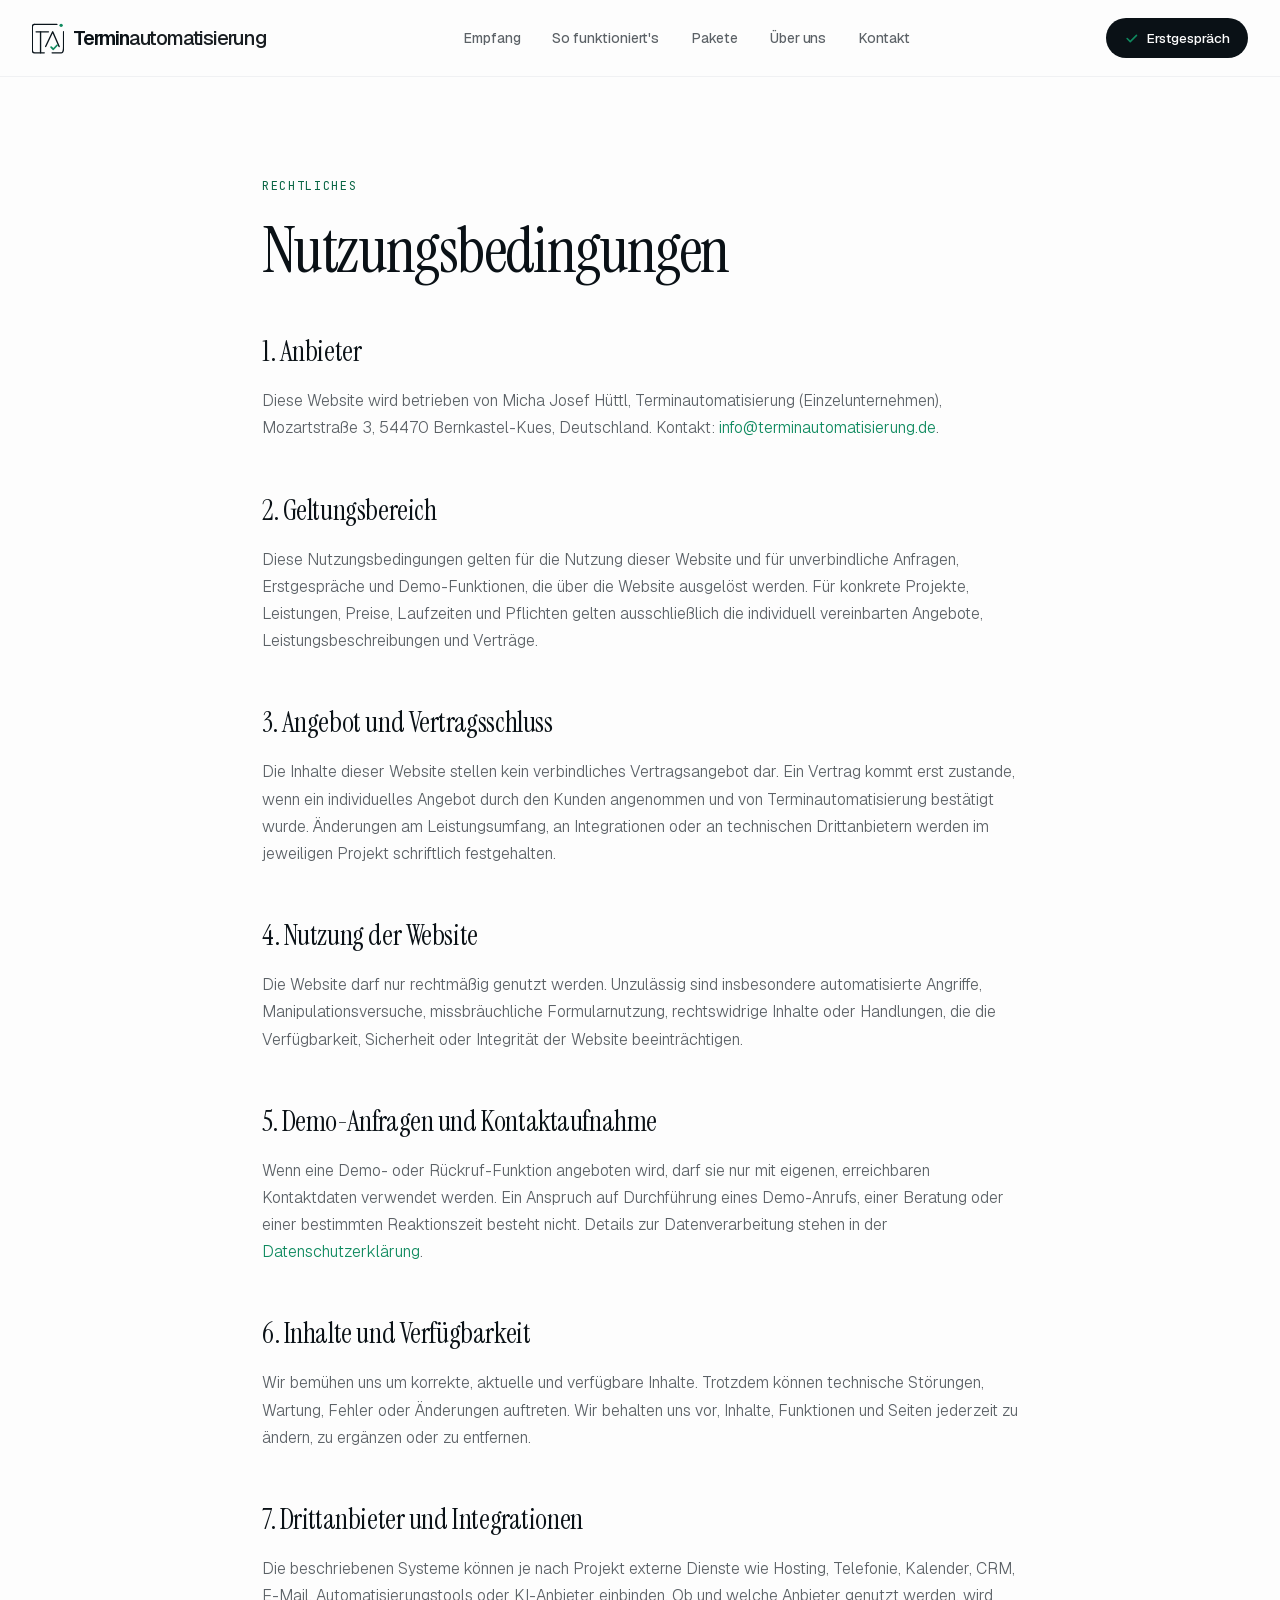
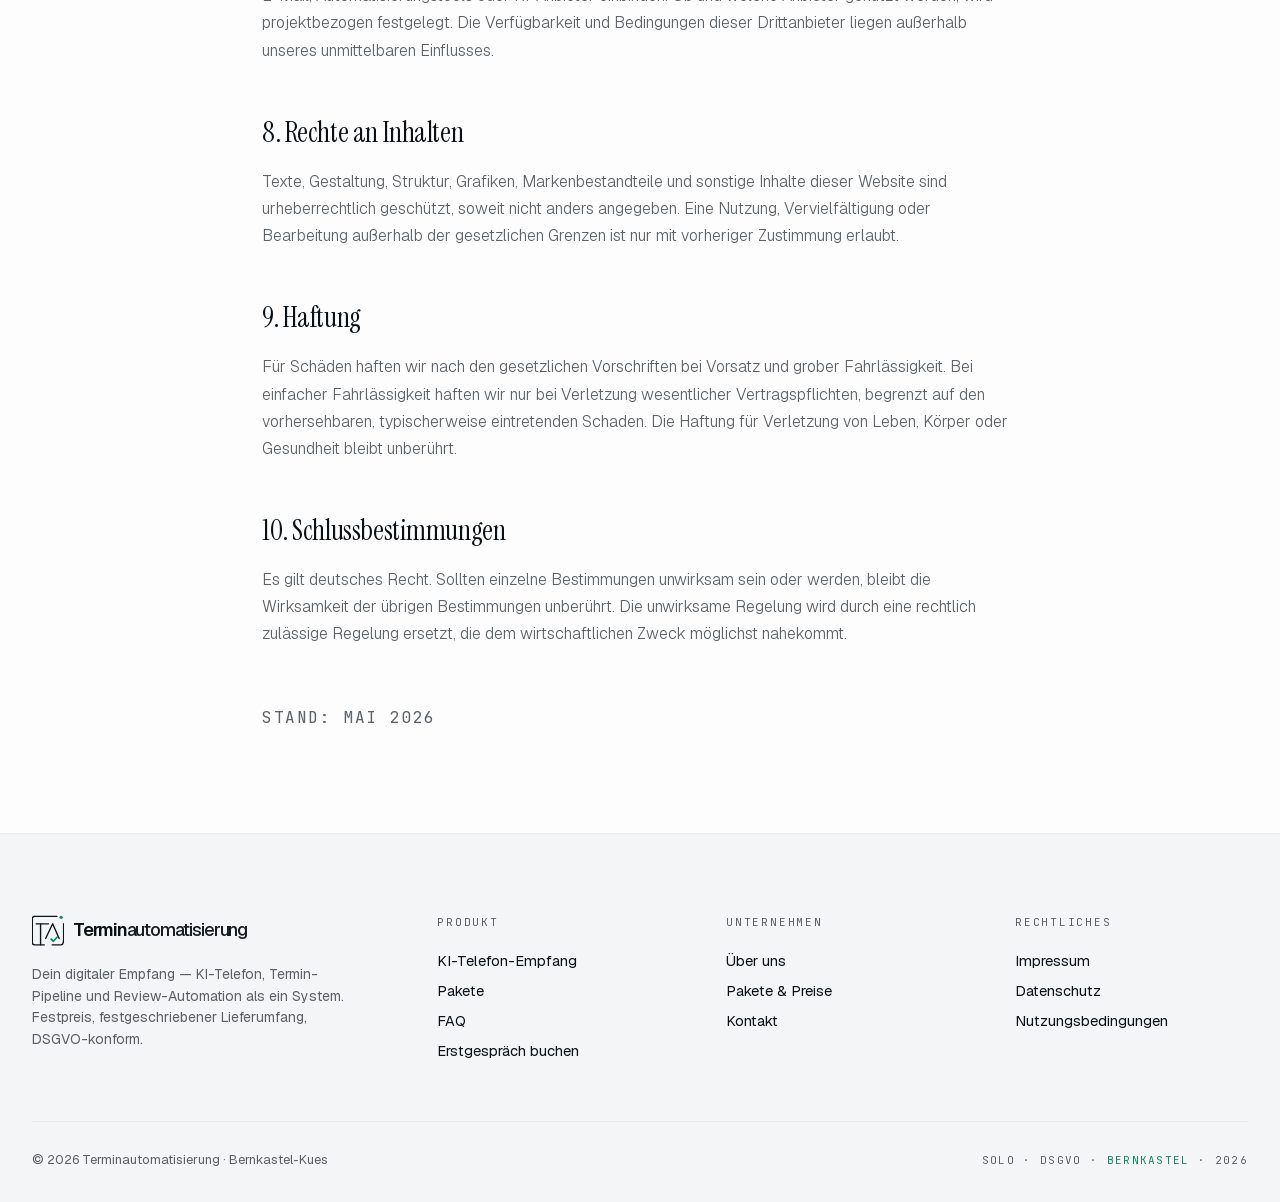
<file: agb.html>
<!DOCTYPE html>
<html lang="de">
<head>
<meta charset="UTF-8" />
<meta name="viewport" content="width=device-width, initial-scale=1.0" />
<title>Nutzungsbedingungen | Terminautomatisierung</title>
<meta name="robots" content="noindex, follow" />
<link rel="canonical" href="http://terminautomatisierung.de/nutzungsbedingungen.html" />
<meta http-equiv="refresh" content="0; url=nutzungsbedingungen.html" />
</head>
<body>
<p>Weiterleitung zu <a href="nutzungsbedingungen.html">Nutzungsbedingungen</a>.</p>
</body>
</html>
</file>
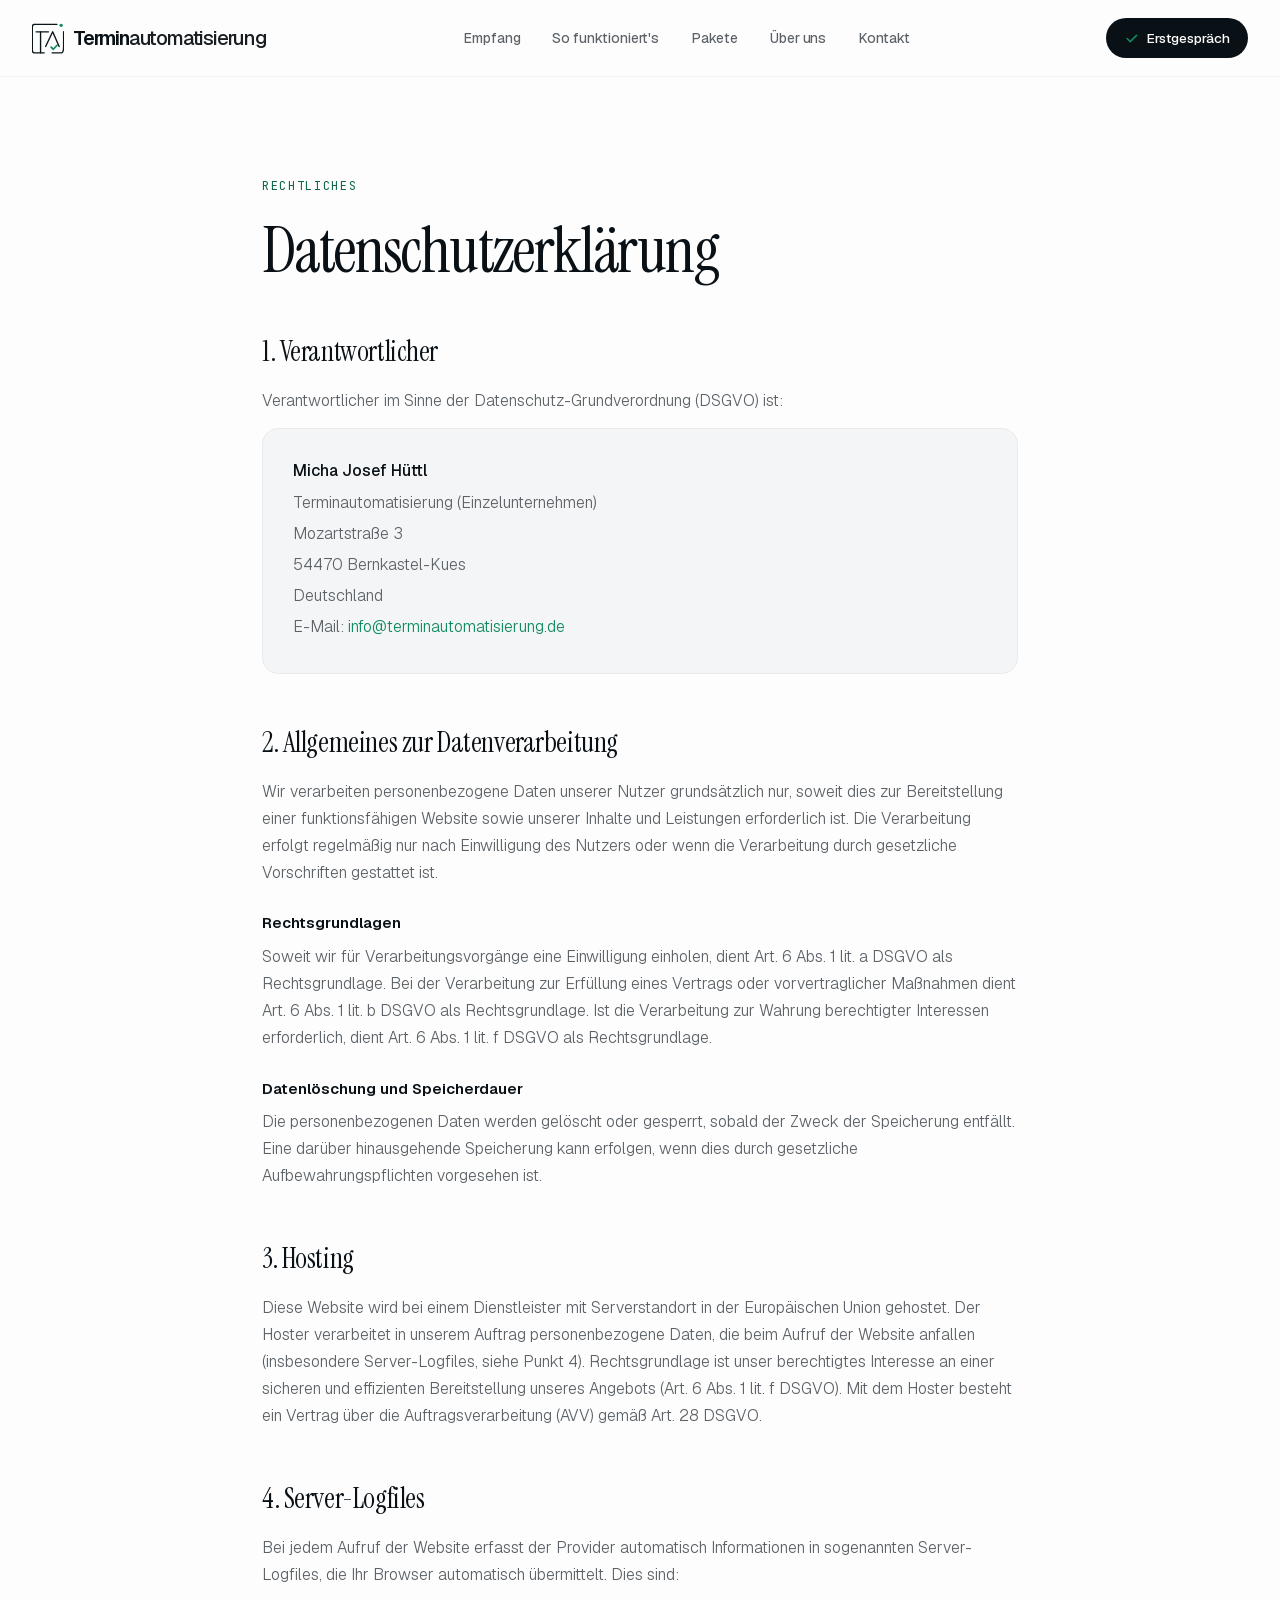
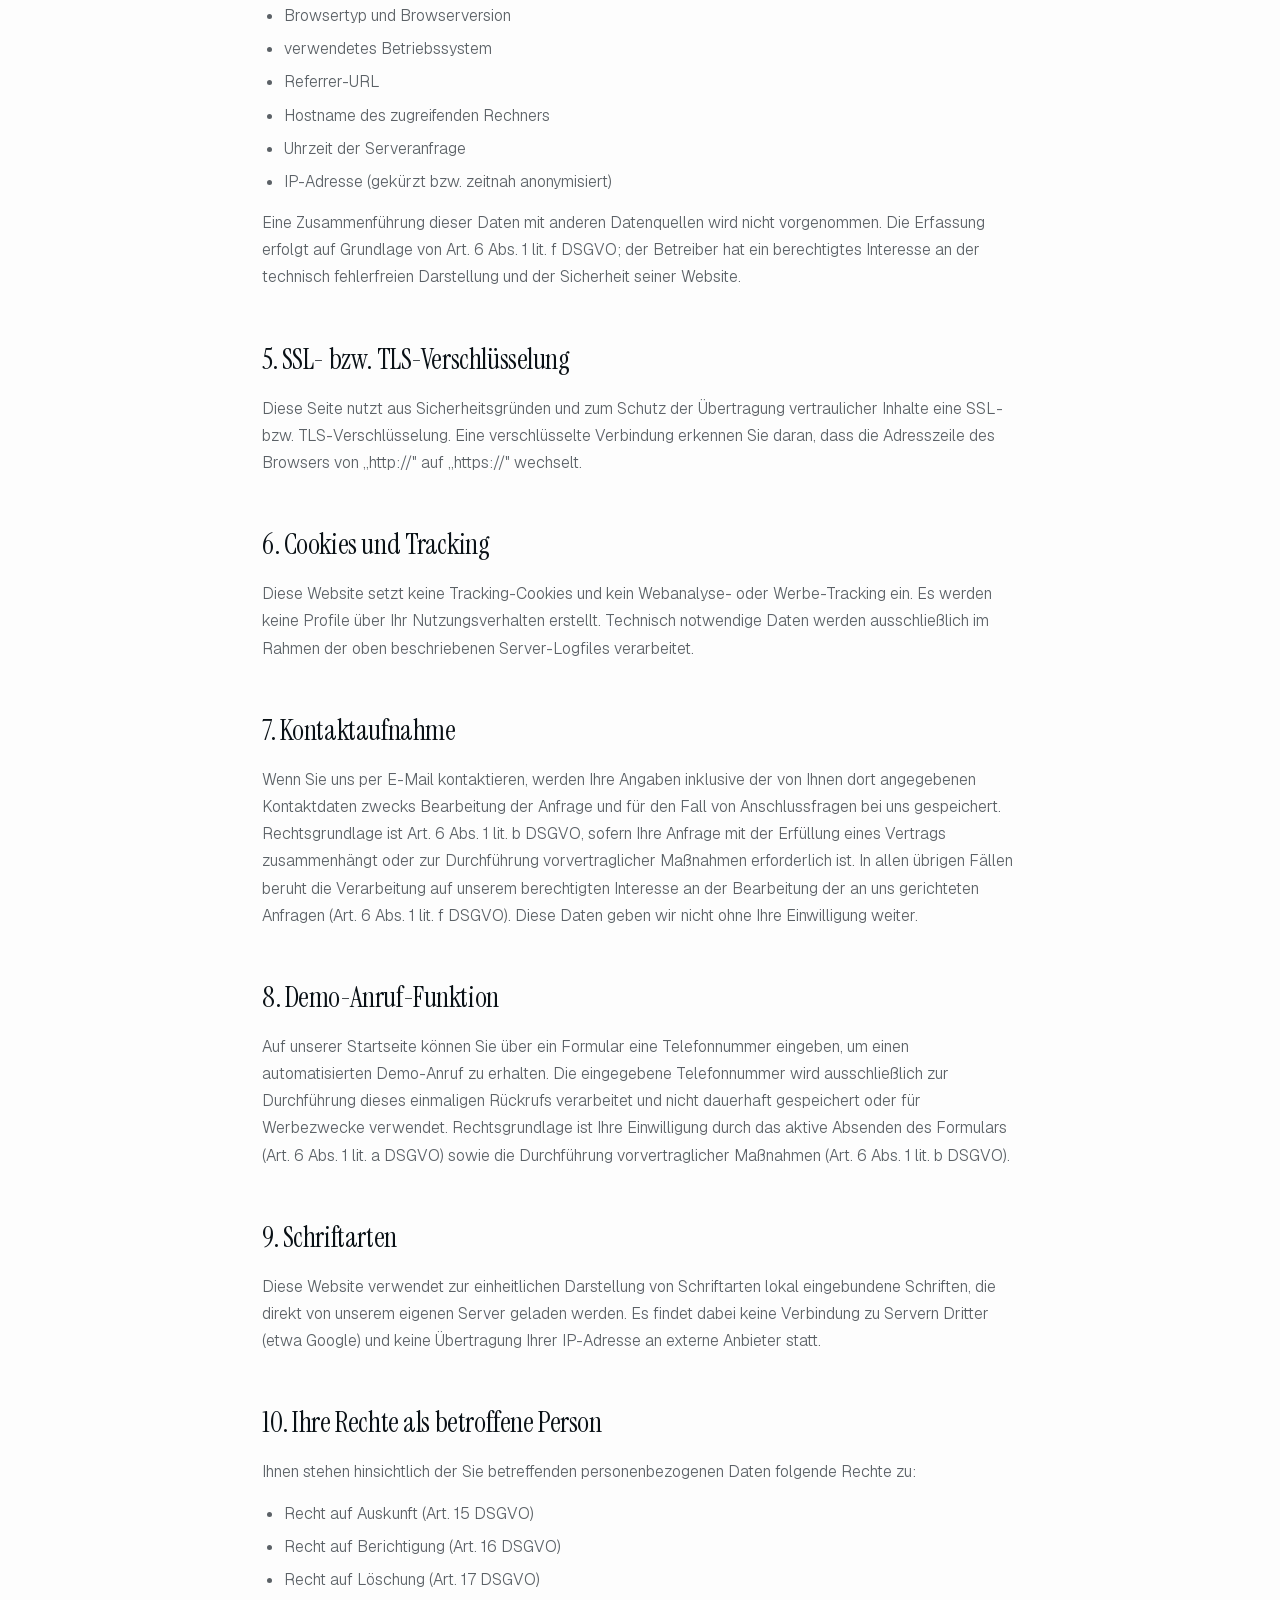
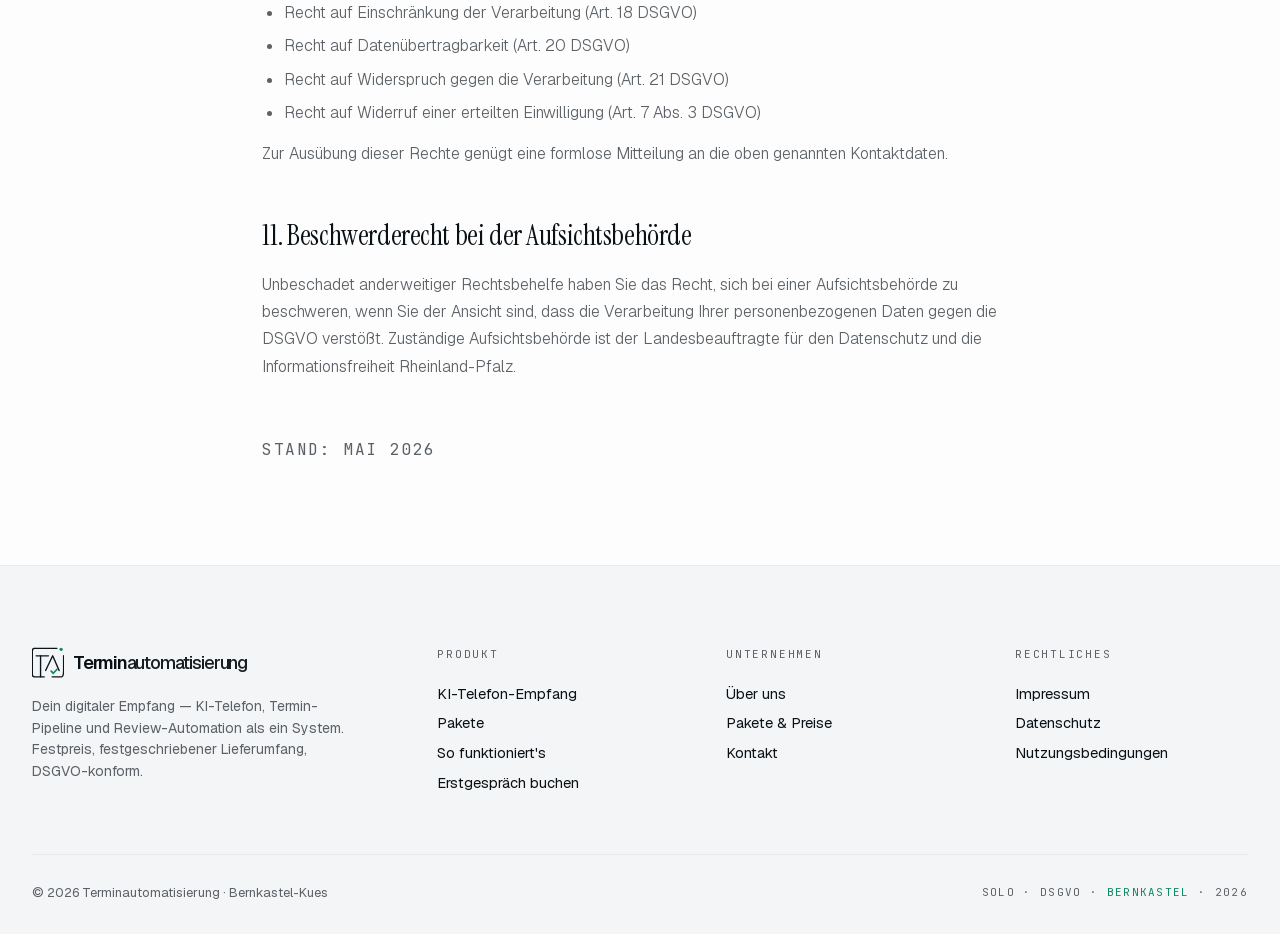
<file: datenschutz.html>
<!DOCTYPE html>
<html lang="de">
<head>
<meta charset="UTF-8" />
<meta name="viewport" content="width=device-width, initial-scale=1.0" />
<title>Datenschutzerklärung | Terminautomatisierung</title>
<meta name="description" content="Datenschutzerklärung von Terminautomatisierung — wie wir personenbezogene Daten DSGVO-konform verarbeiten." />
<meta name="robots" content="index, follow" />
<link rel="canonical" href="http://terminautomatisierung.de/datenschutz.html" />
<link rel="stylesheet" href="styles.css" />
<style>
  /* ---- legal page-scoped ---- */
  .legal-hero { padding: 96px 0 32px; }
  .legal-hero .container { max-width: 820px; }
  .legal-hero h1 {
    font-family: 'Instrument Serif', serif;
    font-weight: 400;
    font-size: clamp(40px, 5vw, 64px);
    line-height: 1.0;
    letter-spacing: -0.025em;
    margin: 22px 0 0;
  }
  .legal-body { padding: 16px 0 88px; }
  .legal-body .container { max-width: 820px; }
  .legal-body h2 {
    font-family: 'Instrument Serif', serif;
    font-weight: 400;
    font-size: 28px;
    letter-spacing: -0.015em;
    margin: 48px 0 14px;
    color: var(--fg);
  }
  .legal-body h2:first-child { margin-top: 0; }
  .legal-body h3 {
    font-size: 15px;
    font-weight: 600;
    color: var(--fg);
    margin: 26px 0 8px;
  }
  .legal-body p,
  .legal-body li {
    font-size: 16px;
    line-height: 1.7;
    color: var(--fg-dim);
    font-weight: 300;
  }
  .legal-body p { margin-bottom: 14px; }
  .legal-body strong { color: var(--fg); font-weight: 500; }
  .legal-body a { color: var(--accent); text-decoration: none; }
  .legal-body a:hover { text-decoration: underline; }
  .legal-body ul { margin: 0 0 14px; padding-left: 22px; }
  .legal-body li { margin-bottom: 6px; }
  .legal-card {
    background: var(--bg-2);
    border: 1px solid var(--line);
    border-radius: 16px;
    padding: 28px 30px;
    margin: 4px 0 8px;
  }
  .legal-card p { margin-bottom: 4px; }
  .legal-updated {
    font-family: 'JetBrains Mono', monospace;
    font-size: 11px;
    letter-spacing: 0.1em;
    color: var(--fg-dim);
    text-transform: uppercase;
    margin-top: 56px;
  }
</style>
</head>
<body>

<!-- NAV -->
<nav>
  <div class="container inner">
    <a href="index.html#empfang" class="logo" aria-label="Terminautomatisierung Startseite">
      <svg class="logo-icon" viewBox="0 0 512 512" aria-hidden="true">
        <g fill="none" stroke="#0A141B" stroke-width="22" stroke-linecap="round" stroke-linejoin="round">
          <path d="M40 38 H398"/>
          <path d="M42 38 C20 38 5 54 5 76 V455 C5 477 21 493 43 493 H196"/>
          <path d="M506 156 V390 C506 472 488 493 468 493 H322"/>
          <path d="M66 157 H263"/>
          <path d="M137 157 V492"/>
          <path d="M218 392 L331 157 L434 392"/>
        </g>
        <circle cx="466" cy="53" r="27" fill="#0F8A5F"/>
        <path d="M306 402 L341 436 L401 372" fill="none" stroke="#0F8A5F" stroke-width="28" stroke-linecap="round" stroke-linejoin="round"/>
      </svg>
      <span class="wordmark"><span class="brand-strong">Termin</span><span class="brand-light">automatisierung</span></span>
    </a>

    <div class="nav-links">
      <a href="index.html#empfang">Empfang</a>
      <a href="index.html#ablauf">So funktioniert's</a>
      <a href="index.html#preis">Pakete</a>
      <a href="index.html#ueber-uns">Über uns</a>
      <a href="index.html#kontakt">Kontakt</a>
    </div>

    <div class="nav-right">
      <a href="index.html#preis" class="nav-cta">
        <svg class="check" viewBox="0 0 24 24" fill="none" stroke="currentColor" stroke-width="2.5" stroke-linecap="round" stroke-linejoin="round"><path d="M5 12l5 5L20 7"/></svg>
        Erstgespräch
      </a>
    </div>
  </div>
</nav>

<!-- HERO -->
<header class="legal-hero">
  <div class="container">
    <div class="eyebrow">Rechtliches</div>
    <h1>Datenschutzerklärung</h1>
  </div>
</header>

<!-- BODY -->
<section class="legal-body">
  <div class="container">

    <h2>1. Verantwortlicher</h2>
    <p>Verantwortlicher im Sinne der Datenschutz-Grundverordnung (DSGVO) ist:</p>
    <div class="legal-card">
      <p><strong>Micha Josef Hüttl</strong></p>
      <p>Terminautomatisierung (Einzelunternehmen)</p>
      <p>Mozartstraße 3</p>
      <p>54470 Bernkastel-Kues</p>
      <p>Deutschland</p>
      <p>E-Mail: <a href="mailto:info@terminautomatisierung.de">info@terminautomatisierung.de</a></p>
    </div>

    <h2>2. Allgemeines zur Datenverarbeitung</h2>
    <p>Wir verarbeiten personenbezogene Daten unserer Nutzer grundsätzlich nur, soweit dies zur Bereitstellung einer funktionsfähigen Website sowie unserer Inhalte und Leistungen erforderlich ist. Die Verarbeitung erfolgt regelmäßig nur nach Einwilligung des Nutzers oder wenn die Verarbeitung durch gesetzliche Vorschriften gestattet ist.</p>
    <h3>Rechtsgrundlagen</h3>
    <p>Soweit wir für Verarbeitungsvorgänge eine Einwilligung einholen, dient Art. 6 Abs. 1 lit. a DSGVO als Rechtsgrundlage. Bei der Verarbeitung zur Erfüllung eines Vertrags oder vorvertraglicher Maßnahmen dient Art. 6 Abs. 1 lit. b DSGVO als Rechtsgrundlage. Ist die Verarbeitung zur Wahrung berechtigter Interessen erforderlich, dient Art. 6 Abs. 1 lit. f DSGVO als Rechtsgrundlage.</p>
    <h3>Datenlöschung und Speicherdauer</h3>
    <p>Die personenbezogenen Daten werden gelöscht oder gesperrt, sobald der Zweck der Speicherung entfällt. Eine darüber hinausgehende Speicherung kann erfolgen, wenn dies durch gesetzliche Aufbewahrungspflichten vorgesehen ist.</p>

    <h2>3. Hosting</h2>
    <p>Diese Website wird bei einem Dienstleister mit Serverstandort in der Europäischen Union gehostet. Der Hoster verarbeitet in unserem Auftrag personenbezogene Daten, die beim Aufruf der Website anfallen (insbesondere Server-Logfiles, siehe Punkt 4). Rechtsgrundlage ist unser berechtigtes Interesse an einer sicheren und effizienten Bereitstellung unseres Angebots (Art. 6 Abs. 1 lit. f DSGVO). Mit dem Hoster besteht ein Vertrag über die Auftragsverarbeitung (AVV) gemäß Art. 28 DSGVO.</p>

    <h2>4. Server-Logfiles</h2>
    <p>Bei jedem Aufruf der Website erfasst der Provider automatisch Informationen in sogenannten Server-Logfiles, die Ihr Browser automatisch übermittelt. Dies sind:</p>
    <ul>
      <li>Browsertyp und Browserversion</li>
      <li>verwendetes Betriebssystem</li>
      <li>Referrer-URL</li>
      <li>Hostname des zugreifenden Rechners</li>
      <li>Uhrzeit der Serveranfrage</li>
      <li>IP-Adresse (gekürzt bzw. zeitnah anonymisiert)</li>
    </ul>
    <p>Eine Zusammenführung dieser Daten mit anderen Datenquellen wird nicht vorgenommen. Die Erfassung erfolgt auf Grundlage von Art. 6 Abs. 1 lit. f DSGVO; der Betreiber hat ein berechtigtes Interesse an der technisch fehlerfreien Darstellung und der Sicherheit seiner Website.</p>

    <h2>5. SSL- bzw. TLS-Verschlüsselung</h2>
    <p>Diese Seite nutzt aus Sicherheitsgründen und zum Schutz der Übertragung vertraulicher Inhalte eine SSL- bzw. TLS-Verschlüsselung. Eine verschlüsselte Verbindung erkennen Sie daran, dass die Adresszeile des Browsers von „http://" auf „https://" wechselt.</p>

    <h2>6. Cookies und Tracking</h2>
    <p>Diese Website setzt keine Tracking-Cookies und kein Webanalyse- oder Werbe-Tracking ein. Es werden keine Profile über Ihr Nutzungsverhalten erstellt. Technisch notwendige Daten werden ausschließlich im Rahmen der oben beschriebenen Server-Logfiles verarbeitet.</p>

    <h2>7. Kontaktaufnahme</h2>
    <p>Wenn Sie uns per E-Mail kontaktieren, werden Ihre Angaben inklusive der von Ihnen dort angegebenen Kontaktdaten zwecks Bearbeitung der Anfrage und für den Fall von Anschlussfragen bei uns gespeichert. Rechtsgrundlage ist Art. 6 Abs. 1 lit. b DSGVO, sofern Ihre Anfrage mit der Erfüllung eines Vertrags zusammenhängt oder zur Durchführung vorvertraglicher Maßnahmen erforderlich ist. In allen übrigen Fällen beruht die Verarbeitung auf unserem berechtigten Interesse an der Bearbeitung der an uns gerichteten Anfragen (Art. 6 Abs. 1 lit. f DSGVO). Diese Daten geben wir nicht ohne Ihre Einwilligung weiter.</p>

    <h2>8. Demo-Anruf-Funktion</h2>
    <p>Auf unserer Startseite können Sie über ein Formular eine Telefonnummer eingeben, um einen automatisierten Demo-Anruf zu erhalten. Die eingegebene Telefonnummer wird ausschließlich zur Durchführung dieses einmaligen Rückrufs verarbeitet und nicht dauerhaft gespeichert oder für Werbezwecke verwendet. Rechtsgrundlage ist Ihre Einwilligung durch das aktive Absenden des Formulars (Art. 6 Abs. 1 lit. a DSGVO) sowie die Durchführung vorvertraglicher Maßnahmen (Art. 6 Abs. 1 lit. b DSGVO).</p>

    <h2>9. Schriftarten</h2>
    <p>Diese Website verwendet zur einheitlichen Darstellung von Schriftarten lokal eingebundene Schriften, die direkt von unserem eigenen Server geladen werden. Es findet dabei keine Verbindung zu Servern Dritter (etwa Google) und keine Übertragung Ihrer IP-Adresse an externe Anbieter statt.</p>

    <h2>10. Ihre Rechte als betroffene Person</h2>
    <p>Ihnen stehen hinsichtlich der Sie betreffenden personenbezogenen Daten folgende Rechte zu:</p>
    <ul>
      <li>Recht auf Auskunft (Art. 15 DSGVO)</li>
      <li>Recht auf Berichtigung (Art. 16 DSGVO)</li>
      <li>Recht auf Löschung (Art. 17 DSGVO)</li>
      <li>Recht auf Einschränkung der Verarbeitung (Art. 18 DSGVO)</li>
      <li>Recht auf Datenübertragbarkeit (Art. 20 DSGVO)</li>
      <li>Recht auf Widerspruch gegen die Verarbeitung (Art. 21 DSGVO)</li>
      <li>Recht auf Widerruf einer erteilten Einwilligung (Art. 7 Abs. 3 DSGVO)</li>
    </ul>
    <p>Zur Ausübung dieser Rechte genügt eine formlose Mitteilung an die oben genannten Kontaktdaten.</p>

    <h2>11. Beschwerderecht bei der Aufsichtsbehörde</h2>
    <p>Unbeschadet anderweitiger Rechtsbehelfe haben Sie das Recht, sich bei einer Aufsichtsbehörde zu beschweren, wenn Sie der Ansicht sind, dass die Verarbeitung Ihrer personenbezogenen Daten gegen die DSGVO verstößt. Zuständige Aufsichtsbehörde ist der Landesbeauftragte für den Datenschutz und die Informationsfreiheit Rheinland-Pfalz.</p>

    <p class="legal-updated">Stand: Mai 2026</p>

  </div>
</section>

<!-- FOOTER -->
<footer id="kontakt">
  <div class="container">
    <div class="top">
      <div class="brand">
        <a href="index.html#empfang" class="logo" aria-label="Terminautomatisierung Startseite">
          <svg class="logo-icon" viewBox="0 0 512 512" aria-hidden="true">
            <g fill="none" stroke="#0A141B" stroke-width="22" stroke-linecap="round" stroke-linejoin="round">
              <path d="M40 38 H398"/>
              <path d="M42 38 C20 38 5 54 5 76 V455 C5 477 21 493 43 493 H196"/>
              <path d="M506 156 V390 C506 472 488 493 468 493 H322"/>
              <path d="M66 157 H263"/>
              <path d="M137 157 V492"/>
              <path d="M218 392 L331 157 L434 392"/>
            </g>
            <circle cx="466" cy="53" r="27" fill="#0F8A5F"/>
            <path d="M306 402 L341 436 L401 372" fill="none" stroke="#0F8A5F" stroke-width="28" stroke-linecap="round" stroke-linejoin="round"/>
          </svg>
          <span class="wordmark"><span class="brand-strong">Termin</span><span class="brand-light">automatisierung</span></span>
        </a>
        <p>Dein digitaler Empfang — KI-Telefon, Termin-Pipeline und Review-Automation als ein System. Festpreis, festgeschriebener Lieferumfang, DSGVO-konform.</p>
      </div>
      <div class="col">
        <h4>Produkt</h4>
        <a href="ki-telefon.html">KI-Telefon-Empfang</a>
        <a href="index.html#preis">Pakete</a>
        <a href="index.html#ablauf">So funktioniert's</a>
        <a href="index.html#kontakt">Erstgespräch buchen</a>
      </div>
      <div class="col">
        <h4>Unternehmen</h4>
        <a href="index.html#ueber-uns">Über uns</a>
        <a href="index.html#preis">Pakete &amp; Preise</a>
        <a href="mailto:info@terminautomatisierung.de">Kontakt</a>
      </div>
      <div class="col">
        <h4>Rechtliches</h4>
        <a href="impressum.html">Impressum</a>
        <a href="datenschutz.html">Datenschutz</a>
        <a href="nutzungsbedingungen.html">Nutzungsbedingungen</a>
      </div>
    </div>
    <div class="row">
      <div class="copy">© 2026 Terminautomatisierung · Bernkastel-Kues</div>
      <div class="meta">SOLO · DSGVO · <span>BERNKASTEL</span> · 2026</div>
    </div>
  </div>
</footer>

</body>
</html>
</file>
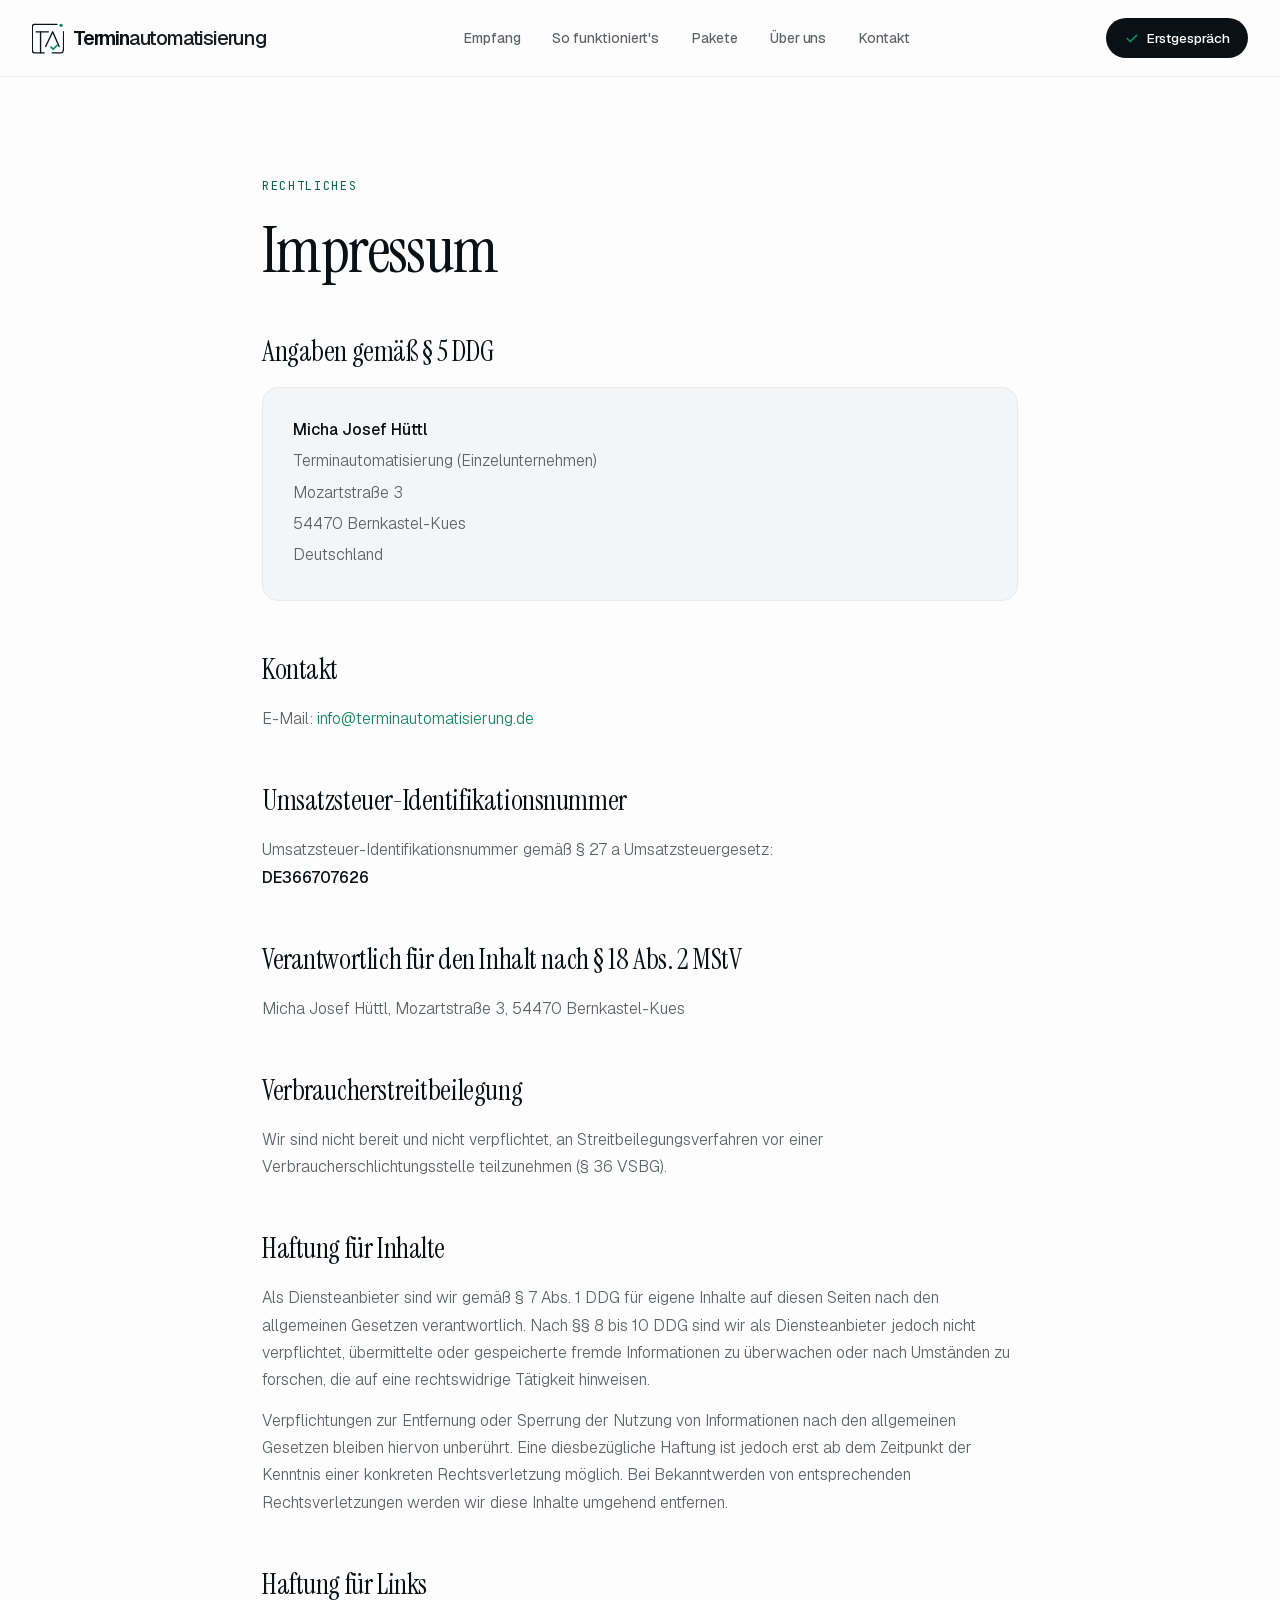
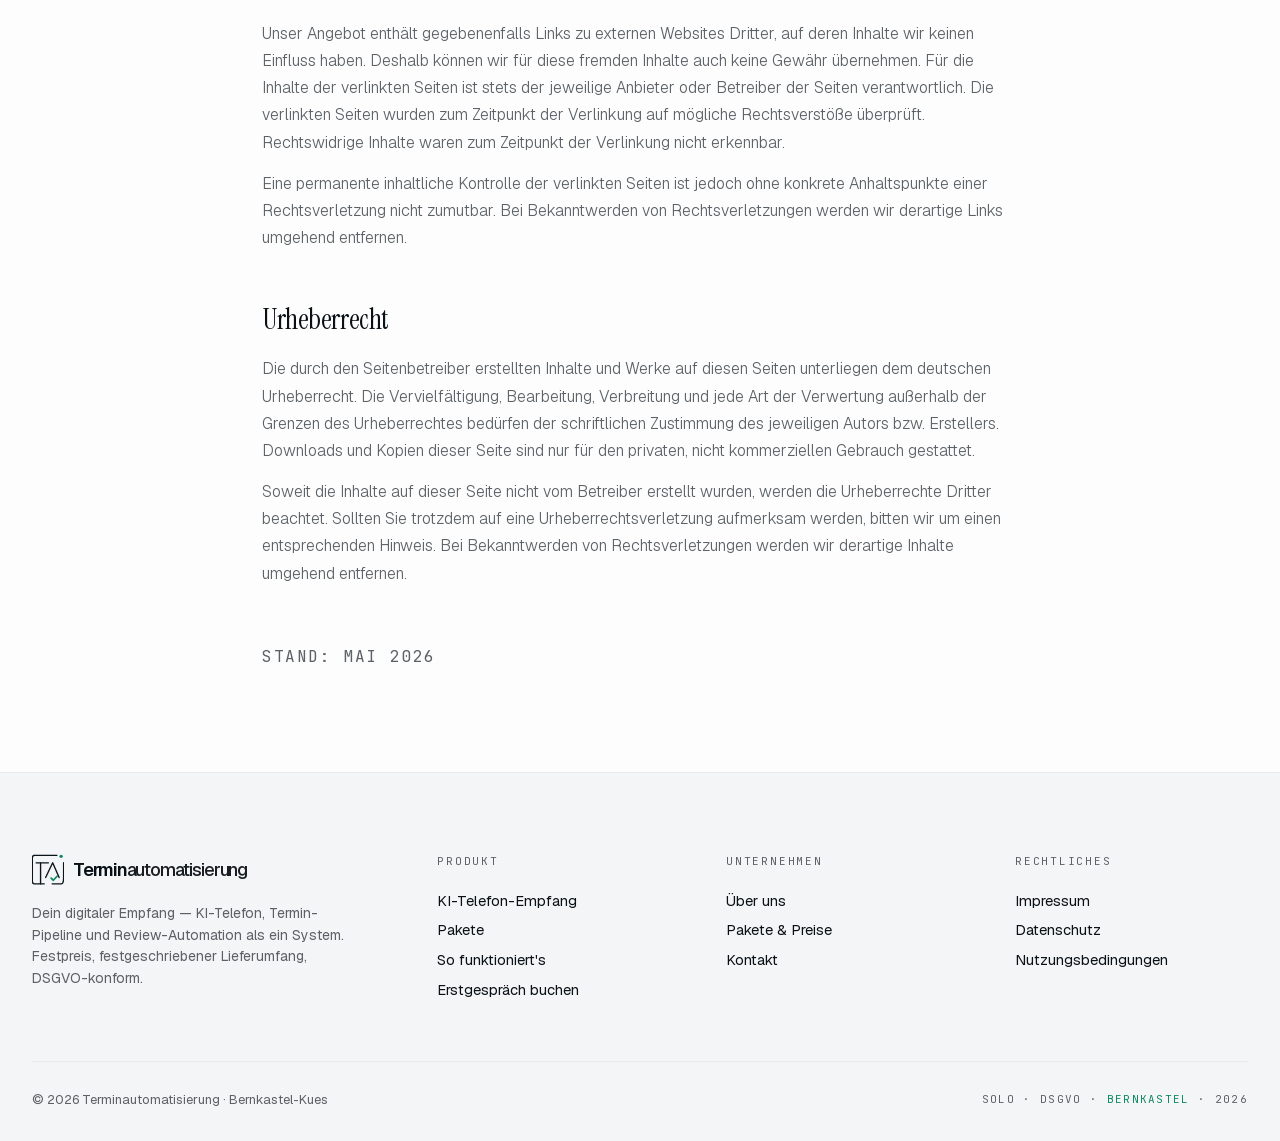
<file: impressum.html>
<!DOCTYPE html>
<html lang="de">
<head>
<meta charset="UTF-8" />
<meta name="viewport" content="width=device-width, initial-scale=1.0" />
<title>Impressum | Terminautomatisierung</title>
<meta name="description" content="Impressum und Anbieterkennzeichnung von Terminautomatisierung — Micha Josef Hüttl, Bernkastel-Kues." />
<meta name="robots" content="index, follow" />
<link rel="canonical" href="http://terminautomatisierung.de/impressum.html" />
<link rel="stylesheet" href="styles.css" />
<style>
  /* ---- legal page-scoped ---- */
  .legal-hero { padding: 96px 0 32px; }
  .legal-hero .container { max-width: 820px; }
  .legal-hero h1 {
    font-family: 'Instrument Serif', serif;
    font-weight: 400;
    font-size: clamp(40px, 5vw, 64px);
    line-height: 1.0;
    letter-spacing: -0.025em;
    margin: 22px 0 0;
  }
  .legal-body { padding: 16px 0 88px; }
  .legal-body .container { max-width: 820px; }
  .legal-body h2 {
    font-family: 'Instrument Serif', serif;
    font-weight: 400;
    font-size: 28px;
    letter-spacing: -0.015em;
    margin: 48px 0 14px;
    color: var(--fg);
  }
  .legal-body h2:first-child { margin-top: 0; }
  .legal-body h3 {
    font-size: 15px;
    font-weight: 600;
    color: var(--fg);
    margin: 26px 0 8px;
  }
  .legal-body p,
  .legal-body li {
    font-size: 16px;
    line-height: 1.7;
    color: var(--fg-dim);
    font-weight: 300;
  }
  .legal-body p { margin-bottom: 14px; }
  .legal-body strong { color: var(--fg); font-weight: 500; }
  .legal-body a { color: var(--accent); text-decoration: none; }
  .legal-body a:hover { text-decoration: underline; }
  .legal-body ul { margin: 0 0 14px; padding-left: 22px; }
  .legal-body li { margin-bottom: 6px; }
  .legal-card {
    background: var(--bg-2);
    border: 1px solid var(--line);
    border-radius: 16px;
    padding: 28px 30px;
    margin: 4px 0 8px;
  }
  .legal-card p { margin-bottom: 4px; }
  .legal-updated {
    font-family: 'JetBrains Mono', monospace;
    font-size: 11px;
    letter-spacing: 0.1em;
    color: var(--fg-dim);
    text-transform: uppercase;
    margin-top: 56px;
  }
</style>
</head>
<body>

<!-- NAV -->
<nav>
  <div class="container inner">
    <a href="index.html#empfang" class="logo" aria-label="Terminautomatisierung Startseite">
      <svg class="logo-icon" viewBox="0 0 512 512" aria-hidden="true">
        <g fill="none" stroke="#0A141B" stroke-width="22" stroke-linecap="round" stroke-linejoin="round">
          <path d="M40 38 H398"/>
          <path d="M42 38 C20 38 5 54 5 76 V455 C5 477 21 493 43 493 H196"/>
          <path d="M506 156 V390 C506 472 488 493 468 493 H322"/>
          <path d="M66 157 H263"/>
          <path d="M137 157 V492"/>
          <path d="M218 392 L331 157 L434 392"/>
        </g>
        <circle cx="466" cy="53" r="27" fill="#0F8A5F"/>
        <path d="M306 402 L341 436 L401 372" fill="none" stroke="#0F8A5F" stroke-width="28" stroke-linecap="round" stroke-linejoin="round"/>
      </svg>
      <span class="wordmark"><span class="brand-strong">Termin</span><span class="brand-light">automatisierung</span></span>
    </a>

    <div class="nav-links">
      <a href="index.html#empfang">Empfang</a>
      <a href="index.html#ablauf">So funktioniert's</a>
      <a href="index.html#preis">Pakete</a>
      <a href="index.html#ueber-uns">Über uns</a>
      <a href="index.html#kontakt">Kontakt</a>
    </div>

    <div class="nav-right">
      <a href="index.html#preis" class="nav-cta">
        <svg class="check" viewBox="0 0 24 24" fill="none" stroke="currentColor" stroke-width="2.5" stroke-linecap="round" stroke-linejoin="round"><path d="M5 12l5 5L20 7"/></svg>
        Erstgespräch
      </a>
    </div>
  </div>
</nav>

<!-- HERO -->
<header class="legal-hero">
  <div class="container">
    <div class="eyebrow">Rechtliches</div>
    <h1>Impressum</h1>
  </div>
</header>

<!-- BODY -->
<section class="legal-body">
  <div class="container">

    <h2>Angaben gemäß § 5 DDG</h2>
    <div class="legal-card">
      <p><strong>Micha Josef Hüttl</strong></p>
      <p>Terminautomatisierung (Einzelunternehmen)</p>
      <p>Mozartstraße 3</p>
      <p>54470 Bernkastel-Kues</p>
      <p>Deutschland</p>
    </div>

    <h2>Kontakt</h2>
    <p>E-Mail: <a href="mailto:info@terminautomatisierung.de">info@terminautomatisierung.de</a></p>

    <h2>Umsatzsteuer-Identifikationsnummer</h2>
    <p>Umsatzsteuer-Identifikationsnummer gemäß § 27 a Umsatzsteuergesetz:<br><strong>DE366707626</strong></p>

    <h2>Verantwortlich für den Inhalt nach § 18 Abs. 2 MStV</h2>
    <p>Micha Josef Hüttl, Mozartstraße 3, 54470 Bernkastel-Kues</p>

    <h2>Verbraucherstreitbeilegung</h2>
    <p>Wir sind nicht bereit und nicht verpflichtet, an Streitbeilegungsverfahren vor einer Verbraucherschlichtungsstelle teilzunehmen (§ 36 VSBG).</p>

    <h2>Haftung für Inhalte</h2>
    <p>Als Diensteanbieter sind wir gemäß § 7 Abs. 1 DDG für eigene Inhalte auf diesen Seiten nach den allgemeinen Gesetzen verantwortlich. Nach §§ 8 bis 10 DDG sind wir als Diensteanbieter jedoch nicht verpflichtet, übermittelte oder gespeicherte fremde Informationen zu überwachen oder nach Umständen zu forschen, die auf eine rechtswidrige Tätigkeit hinweisen.</p>
    <p>Verpflichtungen zur Entfernung oder Sperrung der Nutzung von Informationen nach den allgemeinen Gesetzen bleiben hiervon unberührt. Eine diesbezügliche Haftung ist jedoch erst ab dem Zeitpunkt der Kenntnis einer konkreten Rechtsverletzung möglich. Bei Bekanntwerden von entsprechenden Rechtsverletzungen werden wir diese Inhalte umgehend entfernen.</p>

    <h2>Haftung für Links</h2>
    <p>Unser Angebot enthält gegebenenfalls Links zu externen Websites Dritter, auf deren Inhalte wir keinen Einfluss haben. Deshalb können wir für diese fremden Inhalte auch keine Gewähr übernehmen. Für die Inhalte der verlinkten Seiten ist stets der jeweilige Anbieter oder Betreiber der Seiten verantwortlich. Die verlinkten Seiten wurden zum Zeitpunkt der Verlinkung auf mögliche Rechtsverstöße überprüft. Rechtswidrige Inhalte waren zum Zeitpunkt der Verlinkung nicht erkennbar.</p>
    <p>Eine permanente inhaltliche Kontrolle der verlinkten Seiten ist jedoch ohne konkrete Anhaltspunkte einer Rechtsverletzung nicht zumutbar. Bei Bekanntwerden von Rechtsverletzungen werden wir derartige Links umgehend entfernen.</p>

    <h2>Urheberrecht</h2>
    <p>Die durch den Seitenbetreiber erstellten Inhalte und Werke auf diesen Seiten unterliegen dem deutschen Urheberrecht. Die Vervielfältigung, Bearbeitung, Verbreitung und jede Art der Verwertung außerhalb der Grenzen des Urheberrechtes bedürfen der schriftlichen Zustimmung des jeweiligen Autors bzw. Erstellers. Downloads und Kopien dieser Seite sind nur für den privaten, nicht kommerziellen Gebrauch gestattet.</p>
    <p>Soweit die Inhalte auf dieser Seite nicht vom Betreiber erstellt wurden, werden die Urheberrechte Dritter beachtet. Sollten Sie trotzdem auf eine Urheberrechtsverletzung aufmerksam werden, bitten wir um einen entsprechenden Hinweis. Bei Bekanntwerden von Rechtsverletzungen werden wir derartige Inhalte umgehend entfernen.</p>

    <p class="legal-updated">Stand: Mai 2026</p>

  </div>
</section>

<!-- FOOTER -->
<footer id="kontakt">
  <div class="container">
    <div class="top">
      <div class="brand">
        <a href="index.html#empfang" class="logo" aria-label="Terminautomatisierung Startseite">
          <svg class="logo-icon" viewBox="0 0 512 512" aria-hidden="true">
            <g fill="none" stroke="#0A141B" stroke-width="22" stroke-linecap="round" stroke-linejoin="round">
              <path d="M40 38 H398"/>
              <path d="M42 38 C20 38 5 54 5 76 V455 C5 477 21 493 43 493 H196"/>
              <path d="M506 156 V390 C506 472 488 493 468 493 H322"/>
              <path d="M66 157 H263"/>
              <path d="M137 157 V492"/>
              <path d="M218 392 L331 157 L434 392"/>
            </g>
            <circle cx="466" cy="53" r="27" fill="#0F8A5F"/>
            <path d="M306 402 L341 436 L401 372" fill="none" stroke="#0F8A5F" stroke-width="28" stroke-linecap="round" stroke-linejoin="round"/>
          </svg>
          <span class="wordmark"><span class="brand-strong">Termin</span><span class="brand-light">automatisierung</span></span>
        </a>
        <p>Dein digitaler Empfang — KI-Telefon, Termin-Pipeline und Review-Automation als ein System. Festpreis, festgeschriebener Lieferumfang, DSGVO-konform.</p>
      </div>
      <div class="col">
        <h4>Produkt</h4>
        <a href="ki-telefon.html">KI-Telefon-Empfang</a>
        <a href="index.html#preis">Pakete</a>
        <a href="index.html#ablauf">So funktioniert's</a>
        <a href="index.html#kontakt">Erstgespräch buchen</a>
      </div>
      <div class="col">
        <h4>Unternehmen</h4>
        <a href="index.html#ueber-uns">Über uns</a>
        <a href="index.html#preis">Pakete &amp; Preise</a>
        <a href="mailto:info@terminautomatisierung.de">Kontakt</a>
      </div>
      <div class="col">
        <h4>Rechtliches</h4>
        <a href="impressum.html">Impressum</a>
        <a href="datenschutz.html">Datenschutz</a>
        <a href="nutzungsbedingungen.html">Nutzungsbedingungen</a>
      </div>
    </div>
    <div class="row">
      <div class="copy">© 2026 Terminautomatisierung · Bernkastel-Kues</div>
      <div class="meta">SOLO · DSGVO · <span>BERNKASTEL</span> · 2026</div>
    </div>
  </div>
</footer>

</body>
</html>
</file>
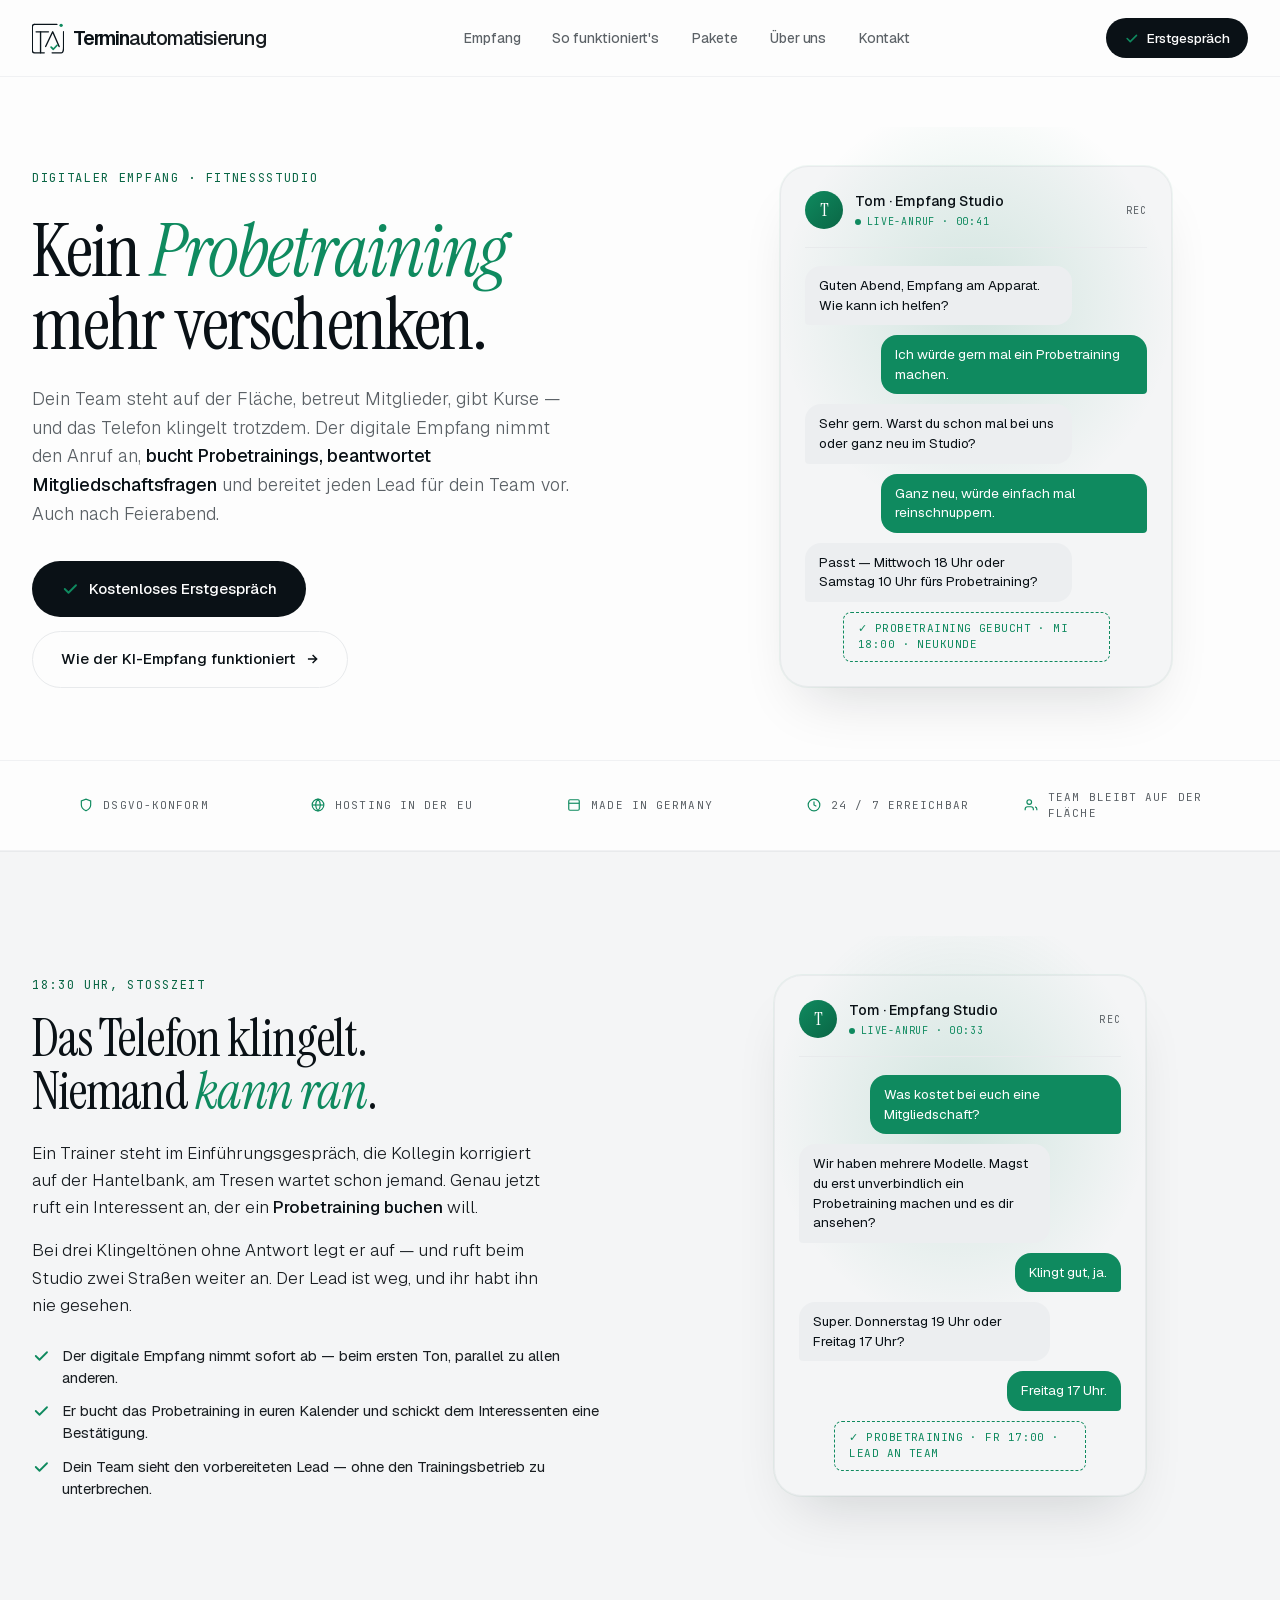
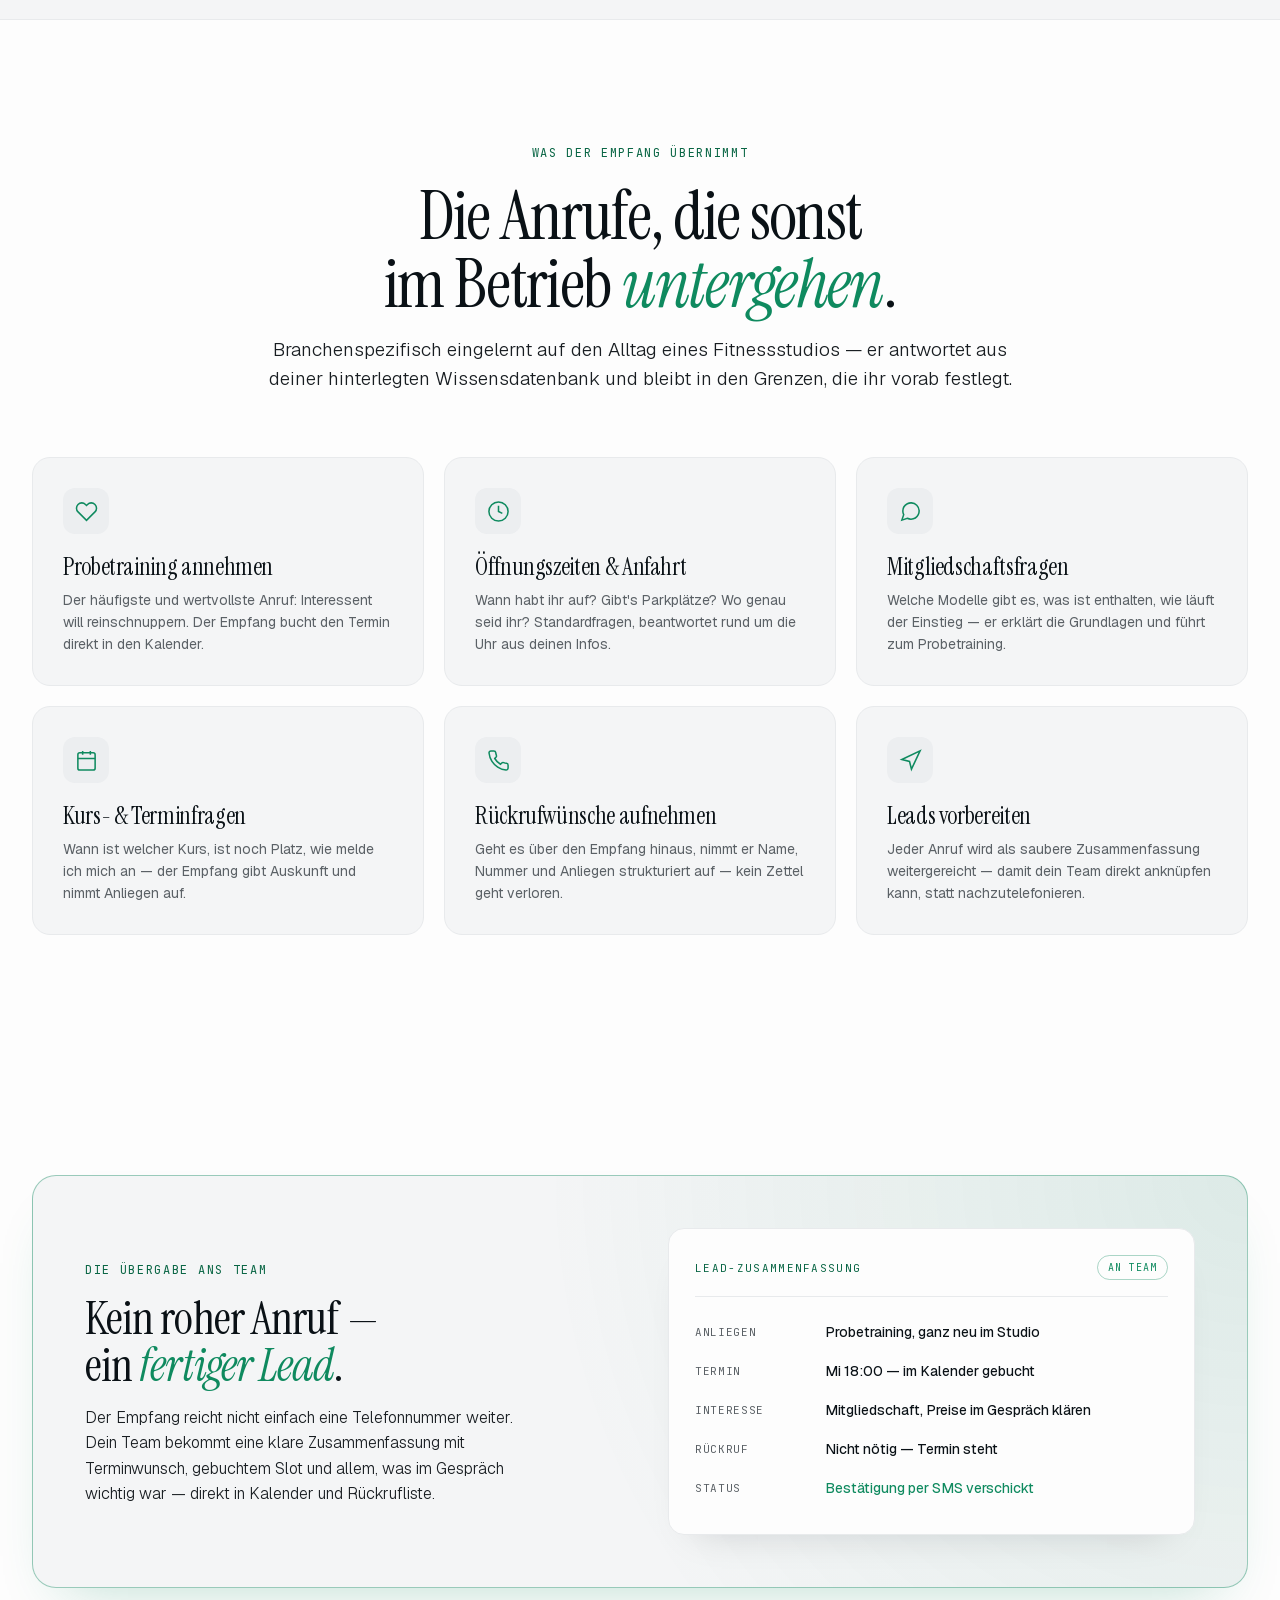
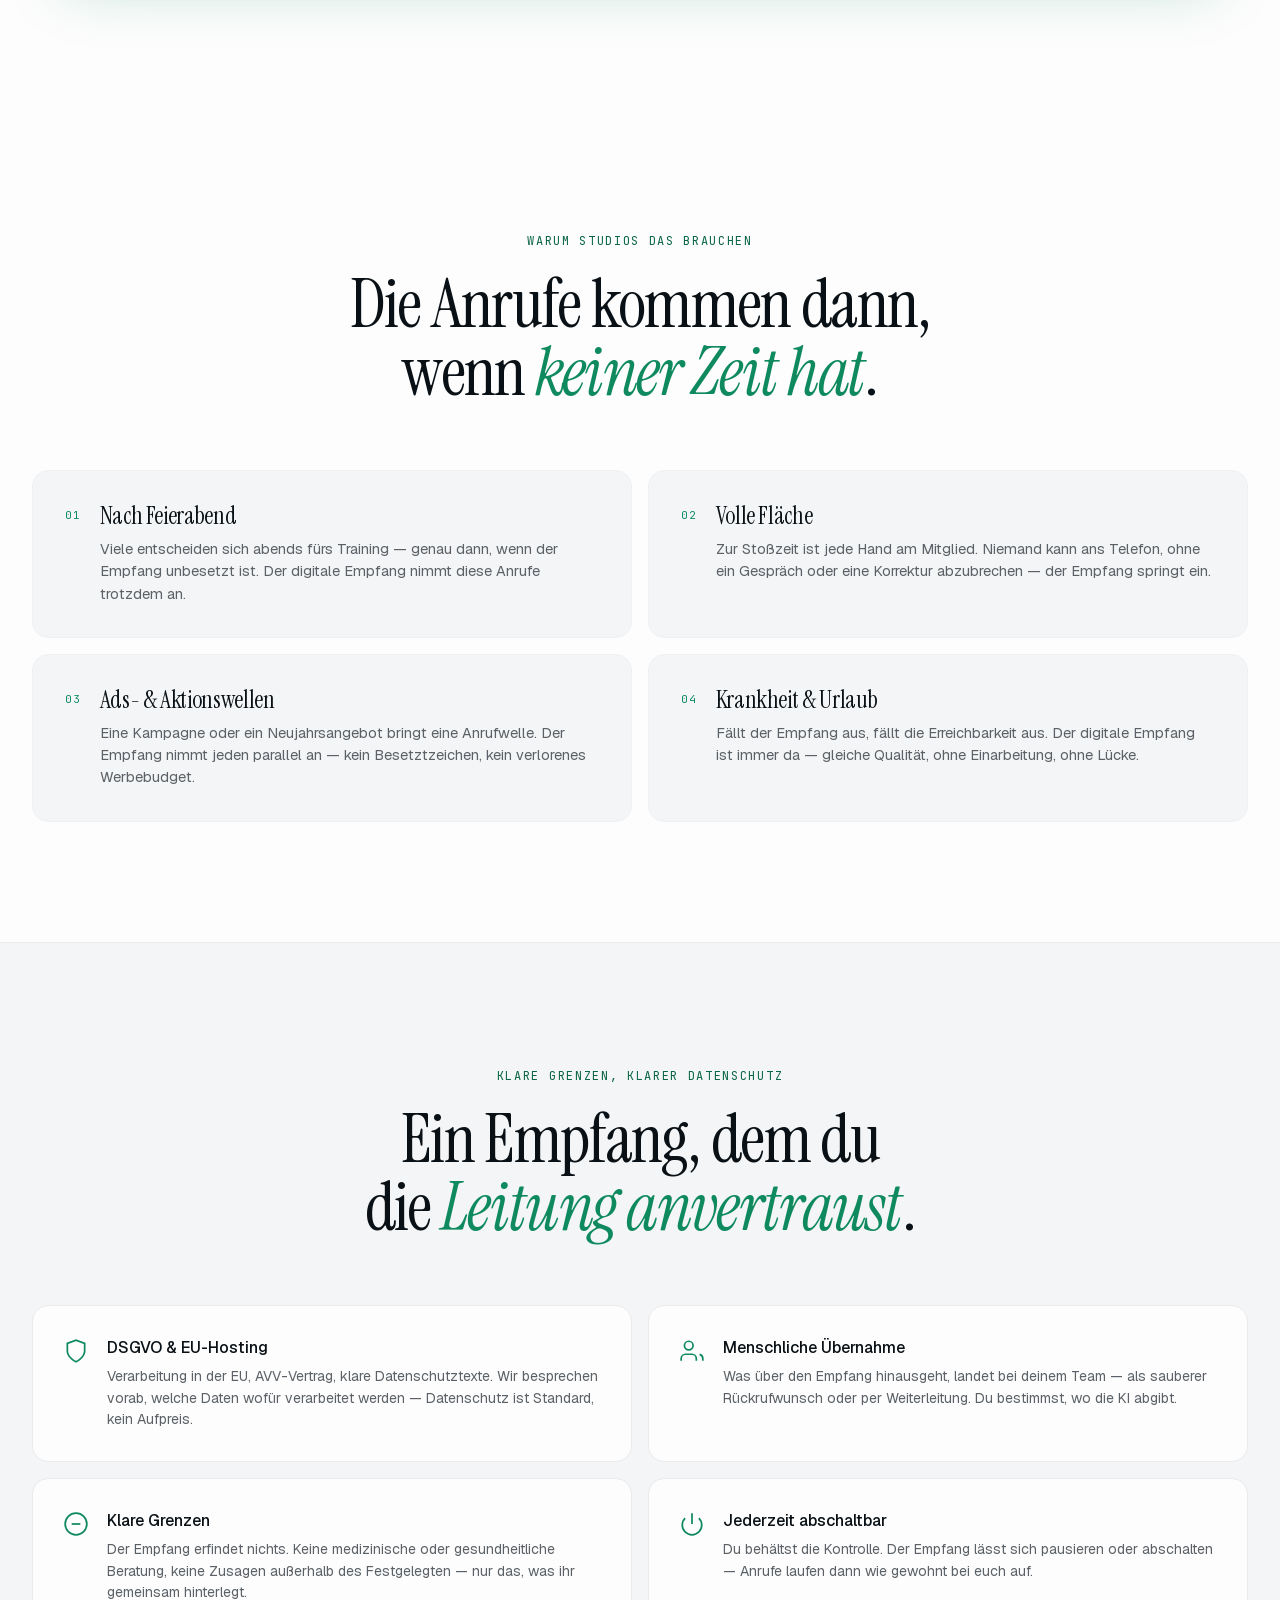
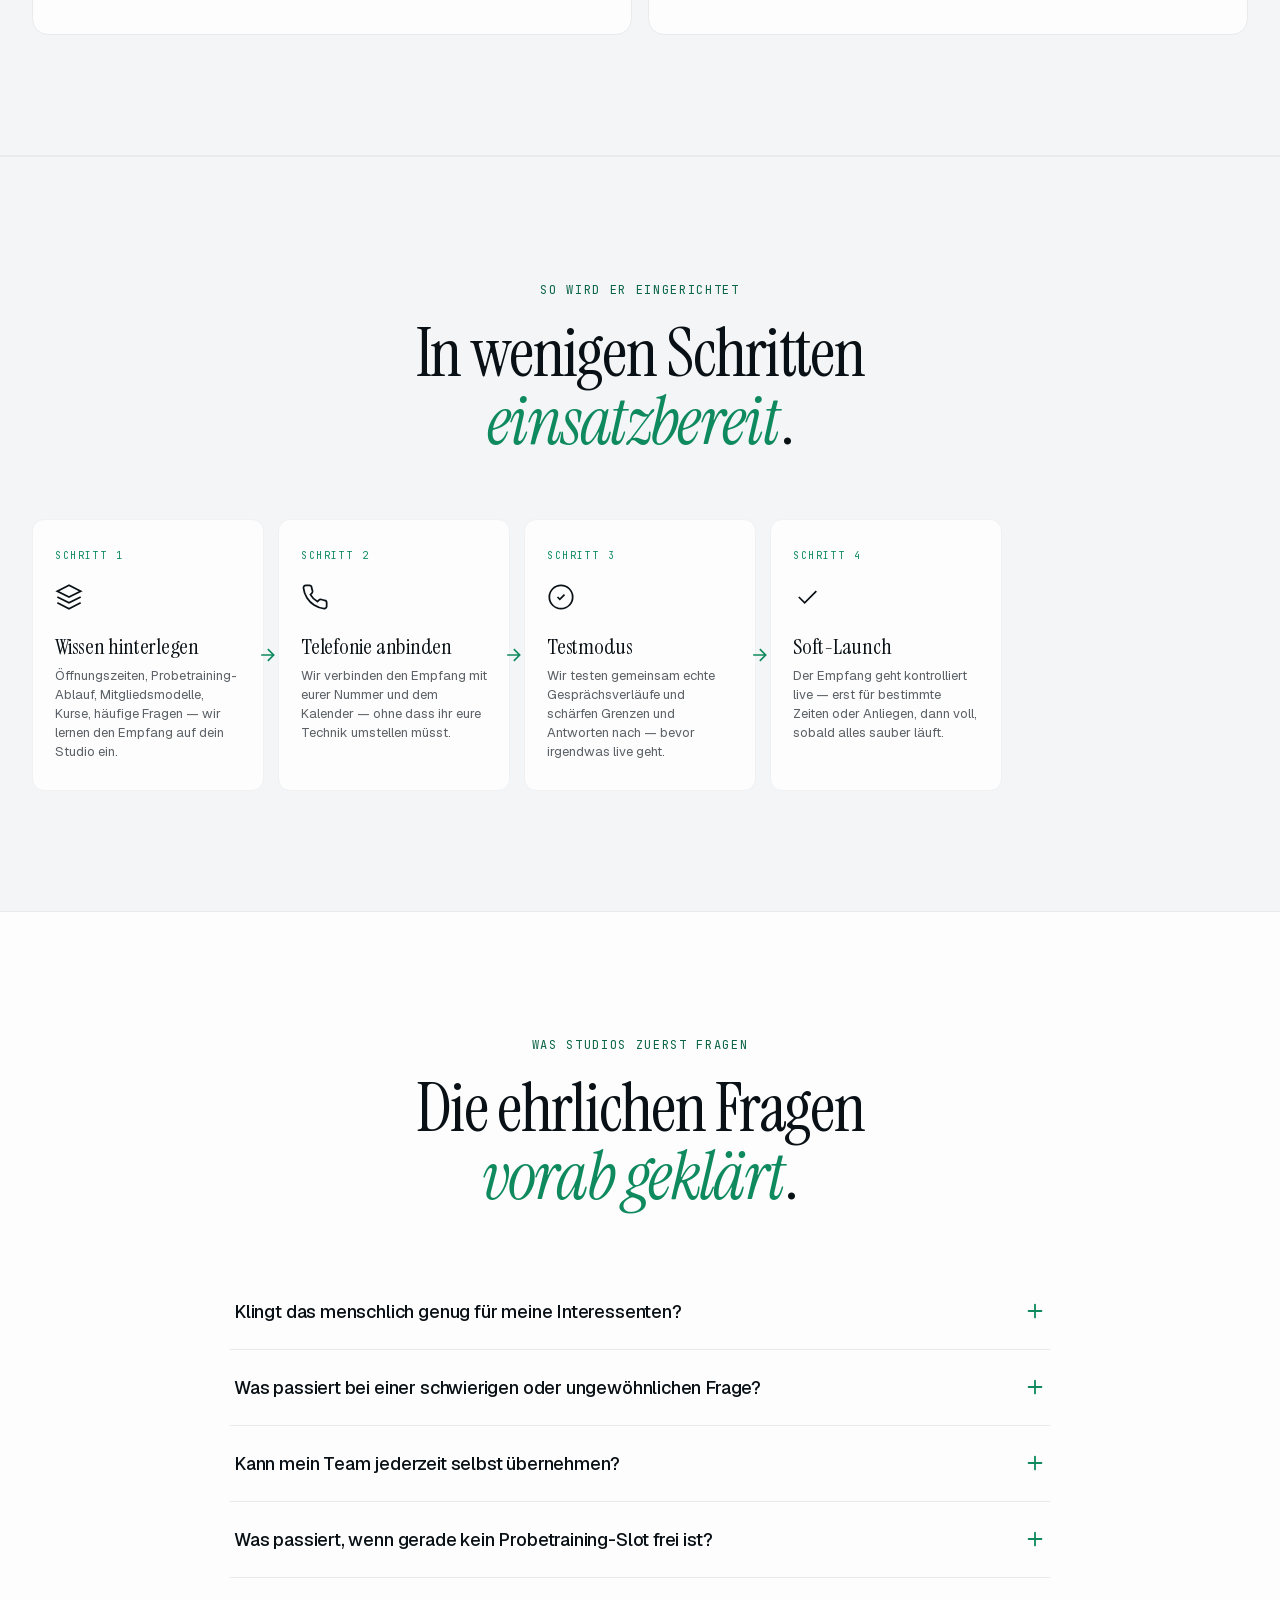
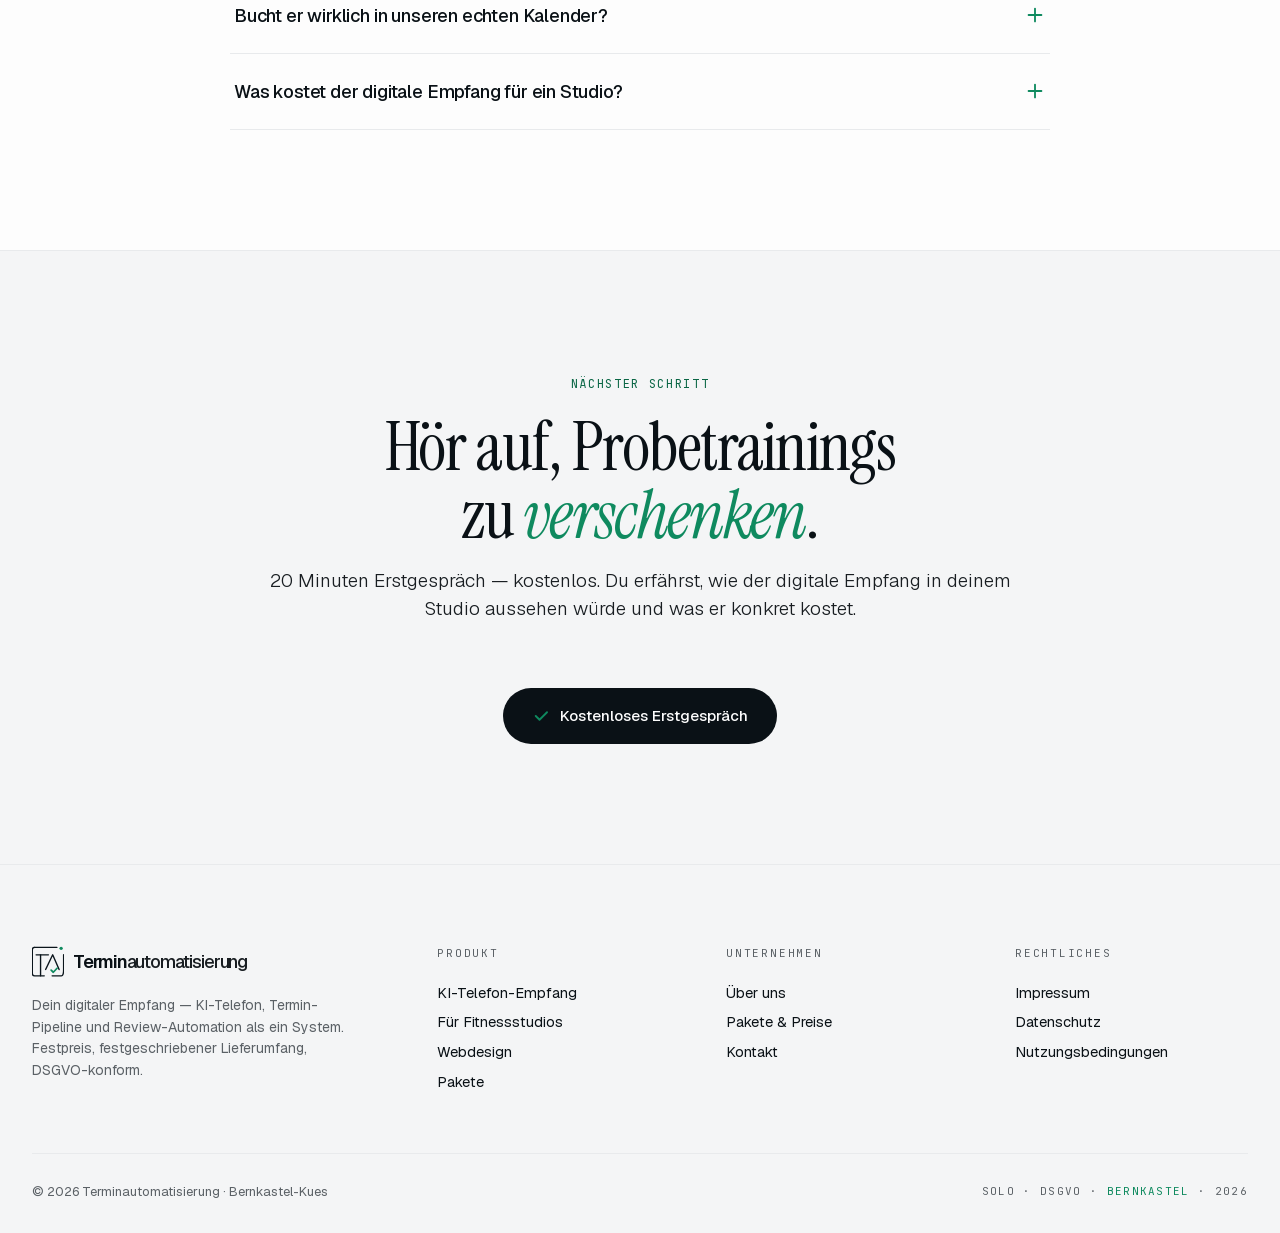
<file: ki-telefon-fitnessstudio.html>
<!DOCTYPE html>
<html lang="de">
<head>
<meta charset="UTF-8" />
<meta name="viewport" content="width=device-width, initial-scale=1.0" />
<title>KI-Telefon-Empfang für Fitnessstudios — Probetrainings annehmen, wenn dein Team auf der Fläche ist | Terminautomatisierung</title>
<meta name="description" content="Der digitale Empfang für Fitnessstudios: nimmt Probetraining-Anrufe an, beantwortet Mitgliedschaftsfragen und bereitet Leads vor — auch wenn dein Team gerade nicht ans Telefon kann. DSGVO-konform, in der EU gehostet." />
<meta name="robots" content="index, follow" />
<link rel="canonical" href="http://terminautomatisierung.de/ki-telefon-fitnessstudio.html" />
<link rel="stylesheet" href="styles.css" />
<style>
  /* ---- fitnessstudio page-scoped ---- */
  .fb-hero { padding: 88px 0 72px; }
  .fb-hero-grid {
    display: grid;
    grid-template-columns: 1.05fr 0.95fr;
    gap: 72px;
    align-items: center;
  }
  .fb-hero h1 {
    font-family: 'Instrument Serif', serif;
    font-weight: 400;
    font-size: clamp(44px, 5.8vw, 80px);
    line-height: 0.98;
    letter-spacing: -0.025em;
    margin: 26px 0 24px;
  }
  .fb-hero h1 em { color: var(--accent); font-style: italic; }
  .fb-hero .subline {
    font-size: 18px;
    line-height: 1.6;
    color: var(--fg-dim);
    font-weight: 300;
    max-width: 540px;
    margin-bottom: 32px;
  }
  .fb-hero .subline strong { color: var(--fg); font-weight: 500; }
  .fb-cta-row { display: flex; flex-wrap: wrap; gap: 14px; }
  .fb-hero-visual .phone-mockup { max-width: 392px; margin: 0 auto; }

  /* Alltagsszene split */
  .scene-section { background: var(--bg-2); border-top: 1px solid var(--line); border-bottom: 1px solid var(--line); }
  .scene-grid {
    display: grid;
    grid-template-columns: 1fr 1fr;
    gap: 64px;
    align-items: center;
  }
  .scene-copy h2 {
    font-family: 'Instrument Serif', serif; font-weight: 400;
    font-size: clamp(34px, 4.4vw, 52px); line-height: 1.02;
    letter-spacing: -0.022em; margin-bottom: 22px;
  }
  .scene-copy h2 em { color: var(--accent); font-style: italic; }
  .scene-copy p { color: var(--fg-2); font-size: 17px; line-height: 1.6; font-weight: 300; margin-bottom: 16px; max-width: 520px; }
  .scene-copy p strong { color: var(--fg); font-weight: 500; }
  .scene-tick {
    margin-top: 26px; display: flex; flex-direction: column; gap: 12px;
  }
  .scene-tick li {
    list-style: none; display: flex; gap: 12px; align-items: flex-start;
    font-size: 15px; color: var(--fg-2); line-height: 1.45;
  }
  .scene-tick li svg { width: 18px; height: 18px; color: var(--accent); flex-shrink: 0; margin-top: 2px; }

  /* capability / übernahme grid */
  .fb-caps { display: grid; grid-template-columns: repeat(3, 1fr); gap: 20px; }
  .fb-cap {
    background: var(--bg-2); border: 1px solid var(--line); border-radius: 18px;
    padding: 30px; transition: border-color .25s ease, transform .25s ease;
  }
  .fb-cap:hover { border-color: rgba(15,138,95,0.4); transform: translateY(-3px); }
  .fb-cap-icon {
    width: 46px; height: 46px; border-radius: 12px; background: var(--bg-3);
    display: flex; align-items: center; justify-content: center; margin-bottom: 20px;
  }
  .fb-cap-icon svg { width: 23px; height: 23px; color: var(--accent); }
  .fb-cap h3 {
    font-family: 'Instrument Serif', serif; font-weight: 400;
    font-size: 24px; line-height: 1.08; letter-spacing: -0.015em; margin-bottom: 10px;
  }
  .fb-cap p { font-size: 14px; color: var(--fg-dim); line-height: 1.55; }

  /* Übergabe / handoff card */
  .handoff {
    display: grid; grid-template-columns: 1fr 1fr; gap: 56px; align-items: center;
    background:
      radial-gradient(circle at 100% 0%, rgba(15,138,95,0.10), transparent 55%),
      var(--bg-2);
    border: 1px solid rgba(15,138,95,0.4); border-radius: 24px; padding: 52px;
    box-shadow: 0 28px 56px -32px rgba(15,138,95,0.3);
  }
  .handoff-left h2 {
    font-family: 'Instrument Serif', serif; font-weight: 400;
    font-size: clamp(32px, 4vw, 46px); line-height: 1.02; letter-spacing: -0.02em; margin-bottom: 16px;
  }
  .handoff-left h2 em { color: var(--accent); font-style: italic; }
  .handoff-left p { color: var(--fg-2); font-size: 16px; line-height: 1.6; font-weight: 300; max-width: 460px; }
  .lead-card {
    background: var(--bg); border: 1px solid var(--line); border-radius: 16px; padding: 26px;
    box-shadow: 0 20px 40px -28px rgba(10,17,22,0.2);
  }
  .lead-card .lc-head {
    display: flex; justify-content: space-between; align-items: center;
    padding-bottom: 16px; margin-bottom: 16px; border-bottom: 1px solid var(--line);
  }
  .lead-card .lc-title { font-family: 'JetBrains Mono', monospace; font-size: 11px; letter-spacing: 0.12em; text-transform: uppercase; color: var(--accent-dim); }
  .lead-card .lc-badge { font-family: 'JetBrains Mono', monospace; font-size: 10px; letter-spacing: 0.1em; color: var(--ok); border: 1px solid rgba(15,138,95,0.35); padding: 4px 10px; border-radius: 100px; }
  .lead-row { display: flex; gap: 14px; padding: 9px 0; font-size: 14px; }
  .lead-row .k { font-family: 'JetBrains Mono', monospace; font-size: 11px; letter-spacing: 0.06em; text-transform: uppercase; color: var(--fg-dim); width: 116px; flex-shrink: 0; padding-top: 2px; }
  .lead-row .v { color: var(--fg); font-weight: 450; }

  /* Warum Studios — bento style reasons */
  .reasons { display: grid; grid-template-columns: repeat(2, 1fr); gap: 16px; }
  .reason {
    background: var(--bg-2); border: 1px solid var(--line-soft); border-radius: 16px; padding: 32px;
    display: flex; gap: 18px; align-items: flex-start;
  }
  .reason .rn { font-family: 'JetBrains Mono', monospace; font-size: 11px; color: var(--accent); letter-spacing: 0.12em; padding-top: 4px; flex-shrink: 0; }
  .reason h3 { font-family: 'Instrument Serif', serif; font-weight: 400; font-size: 24px; line-height: 1.1; letter-spacing: -0.015em; margin-bottom: 8px; }
  .reason p { font-size: 14.5px; color: var(--fg-dim); line-height: 1.55; }

  /* Vertrauen band */
  .trust-section { background: var(--bg-2); border-top: 1px solid var(--line); border-bottom: 1px solid var(--line); }
  .trust-cards { display: grid; grid-template-columns: repeat(2, 1fr); gap: 16px; }
  .trust-card {
    background: var(--bg); border: 1px solid var(--line); border-radius: 16px; padding: 30px;
    display: flex; gap: 18px; align-items: flex-start;
  }
  .trust-card svg { width: 26px; height: 26px; color: var(--accent); flex-shrink: 0; margin-top: 2px; }
  .trust-card h3 { font-family: 'Geist', sans-serif; font-weight: 500; font-size: 16px; margin-bottom: 6px; }
  .trust-card p { font-size: 14px; color: var(--fg-dim); line-height: 1.55; }

  /* FAQ (shared look) */
  .fb-faq { max-width: 820px; margin: 0 auto; }
  .fb-faq details { border-bottom: 1px solid var(--line); padding: 24px 4px; }
  .fb-faq summary {
    list-style: none; cursor: pointer; display: flex; justify-content: space-between;
    align-items: center; gap: 24px; font-family: 'Geist', sans-serif; font-weight: 500;
    font-size: 18px; color: var(--fg); letter-spacing: -0.01em;
  }
  .fb-faq summary::-webkit-details-marker { display: none; }
  .fb-faq summary .ico { flex-shrink: 0; width: 22px; height: 22px; color: var(--accent); transition: transform .25s ease; }
  .fb-faq details[open] summary .ico { transform: rotate(45deg); }
  .fb-faq details p { margin-top: 14px; color: var(--fg-dim); font-size: 15.5px; line-height: 1.65; max-width: 680px; }

  .fb-final { background: var(--bg-2); border-top: 1px solid var(--line); }

  @media (max-width: 1080px) {
    .fb-hero-grid { grid-template-columns: 1fr; gap: 48px; }
    .fb-caps { grid-template-columns: 1fr; }
    .scene-grid { grid-template-columns: 1fr; gap: 40px; }
    .handoff { grid-template-columns: 1fr; gap: 36px; padding: 36px 28px; }
    .reasons { grid-template-columns: 1fr; }
    .trust-cards { grid-template-columns: 1fr; }
  }
</style>
</head>
<body>

<!-- NAV -->
<nav>
  <div class="container inner">
    <a href="index.html#empfang" class="logo" aria-label="Terminautomatisierung Startseite">
      <svg class="logo-icon" viewBox="0 0 512 512" aria-hidden="true">
        <g fill="none" stroke="#0A141B" stroke-width="22" stroke-linecap="round" stroke-linejoin="round">
          <path d="M40 38 H398"/>
          <path d="M42 38 C20 38 5 54 5 76 V455 C5 477 21 493 43 493 H196"/>
          <path d="M506 156 V390 C506 472 488 493 468 493 H322"/>
          <path d="M66 157 H263"/>
          <path d="M137 157 V492"/>
          <path d="M218 392 L331 157 L434 392"/>
        </g>
        <circle cx="466" cy="53" r="27" fill="#0F8A5F"/>
        <path d="M306 402 L341 436 L401 372" fill="none" stroke="#0F8A5F" stroke-width="28" stroke-linecap="round" stroke-linejoin="round"/>
      </svg>
      <span class="wordmark"><span class="brand-strong">Termin</span><span class="brand-light">automatisierung</span></span>
    </a>

    <div class="nav-links">
      <a href="index.html#empfang">Empfang</a>
      <a href="index.html#ablauf">So funktioniert's</a>
      <a href="index.html#preis">Pakete</a>
      <a href="index.html#ueber-uns">Über uns</a>
      <a href="index.html#kontakt">Kontakt</a>
    </div>

    <div class="nav-right">
      <a href="index.html#preis" class="nav-cta">
        <svg class="check" viewBox="0 0 24 24" fill="none" stroke="currentColor" stroke-width="2.5" stroke-linecap="round" stroke-linejoin="round"><path d="M5 12l5 5L20 7"/></svg>
        Erstgespräch
      </a>
    </div>
  </div>
</nav>

<!-- HERO -->
<header class="fb-hero">
  <div class="container">
    <div class="fb-hero-grid">
      <div class="fb-hero-left">
        <div class="eyebrow">Digitaler Empfang · Fitnessstudio</div>
        <h1>Kein <em>Probetraining</em> mehr verschenken.</h1>
        <p class="subline">Dein Team steht auf der Fläche, betreut Mitglieder, gibt Kurse — und das Telefon klingelt trotzdem. Der digitale Empfang nimmt den Anruf an, <strong>bucht Probetrainings, beantwortet Mitgliedschaftsfragen</strong> und bereitet jeden Lead für dein Team vor. Auch nach Feierabend.</p>
        <div class="fb-cta-row">
          <a href="index.html#preis" class="btn btn-primary">
            <svg class="check" viewBox="0 0 24 24" fill="none" stroke="currentColor" stroke-width="2.5" stroke-linecap="round" stroke-linejoin="round"><path d="M5 12l5 5L20 7"/></svg>
            Kostenloses Erstgespräch
          </a>
          <a href="ki-telefon.html" class="btn btn-ghost">
            Wie der KI-Empfang funktioniert
            <svg class="arrow" width="14" height="14" viewBox="0 0 24 24" fill="none" stroke="currentColor" stroke-width="2.5"><path d="M5 12h14M13 5l7 7-7 7"/></svg>
          </a>
        </div>
      </div>

      <div class="fb-hero-visual">
        <div class="phone-mockup">
          <div class="phone-header">
            <div class="who">
              <div class="avatar">T</div>
              <div>
                <div class="name">Tom · Empfang Studio</div>
                <div class="status"><span class="dot"></span>LIVE-ANRUF · 00:41</div>
              </div>
            </div>
            <div class="live">REC</div>
          </div>
          <div class="phone-chat">
            <div class="bubble bot">Guten Abend, Empfang am Apparat. Wie kann ich helfen?</div>
            <div class="bubble caller">Ich würde gern mal ein Probetraining machen.</div>
            <div class="bubble bot">Sehr gern. Warst du schon mal bei uns oder ganz neu im Studio?</div>
            <div class="bubble caller">Ganz neu, würde einfach mal reinschnuppern.</div>
            <div class="bubble bot">Passt — Mittwoch 18 Uhr oder Samstag 10 Uhr fürs Probetraining?</div>
            <div class="bubble system">✓ PROBETRAINING GEBUCHT · MI 18:00 · NEUKUNDE</div>
          </div>
        </div>
      </div>
    </div>
  </div>
</header>

<!-- TRUST STRIP -->
<section class="trust-strip" style="padding: 28px 0;">
  <div class="container">
    <div class="trust-grid">
      <div class="trust-item">
        <svg viewBox="0 0 24 24" fill="none" stroke="currentColor" stroke-width="2"><path d="M12 22s8-4 8-10V5l-8-3-8 3v7c0 6 8 10 8 10z"/></svg>
        DSGVO-konform
      </div>
      <div class="trust-item">
        <svg viewBox="0 0 24 24" fill="none" stroke="currentColor" stroke-width="2"><circle cx="12" cy="12" r="10"/><line x1="2" y1="12" x2="22" y2="12"/><path d="M12 2a15.3 15.3 0 0 1 4 10 15.3 15.3 0 0 1-4 10 15.3 15.3 0 0 1-4-10 15.3 15.3 0 0 1 4-10z"/></svg>
        Hosting in der EU
      </div>
      <div class="trust-item">
        <svg viewBox="0 0 24 24" fill="none" stroke="currentColor" stroke-width="2"><rect x="3" y="3" width="18" height="18" rx="2"/><path d="M3 9h18"/></svg>
        Made in Germany
      </div>
      <div class="trust-item">
        <svg viewBox="0 0 24 24" fill="none" stroke="currentColor" stroke-width="2"><circle cx="12" cy="12" r="10"/><polyline points="12 6 12 12 16 14"/></svg>
        24 / 7 erreichbar
      </div>
      <div class="trust-item">
        <svg viewBox="0 0 24 24" fill="none" stroke="currentColor" stroke-width="2"><path d="M16 21v-2a4 4 0 0 0-4-4H6a4 4 0 0 0-4 4v2"/><circle cx="9" cy="7" r="4"/><path d="M22 21v-2a4 4 0 0 0-3-3.87"/></svg>
        Team bleibt auf der Fläche
      </div>
    </div>
  </div>
</section>

<!-- ALLTAGSSZENE -->
<section class="scene-section">
  <div class="container">
    <div class="scene-grid">
      <div class="scene-copy">
        <div class="eyebrow" style="margin-bottom: 18px;">18:30 Uhr, Stoßzeit</div>
        <h2>Das Telefon klingelt.<br>Niemand <em>kann ran</em>.</h2>
        <p>Ein Trainer steht im Einführungsgespräch, die Kollegin korrigiert auf der Hantelbank, am Tresen wartet schon jemand. Genau jetzt ruft ein Interessent an, der ein <strong>Probetraining buchen</strong> will.</p>
        <p>Bei drei Klingeltönen ohne Antwort legt er auf — und ruft beim Studio zwei Straßen weiter an. Der Lead ist weg, und ihr habt ihn nie gesehen.</p>
        <ul class="scene-tick">
          <li><svg viewBox="0 0 24 24" fill="none" stroke="currentColor" stroke-width="2.4" stroke-linecap="round" stroke-linejoin="round"><path d="M5 12l5 5L20 7"/></svg> Der digitale Empfang nimmt sofort ab — beim ersten Ton, parallel zu allen anderen.</li>
          <li><svg viewBox="0 0 24 24" fill="none" stroke="currentColor" stroke-width="2.4" stroke-linecap="round" stroke-linejoin="round"><path d="M5 12l5 5L20 7"/></svg> Er bucht das Probetraining in euren Kalender und schickt dem Interessenten eine Bestätigung.</li>
          <li><svg viewBox="0 0 24 24" fill="none" stroke="currentColor" stroke-width="2.4" stroke-linecap="round" stroke-linejoin="round"><path d="M5 12l5 5L20 7"/></svg> Dein Team sieht den vorbereiteten Lead — ohne den Trainingsbetrieb zu unterbrechen.</li>
        </ul>
      </div>
      <div class="scene-copy" style="display:flex; justify-content:center;">
        <div class="phone-mockup" style="max-width: 372px;">
          <div class="phone-header">
            <div class="who">
              <div class="avatar">T</div>
              <div>
                <div class="name">Tom · Empfang Studio</div>
                <div class="status"><span class="dot"></span>LIVE-ANRUF · 00:33</div>
              </div>
            </div>
            <div class="live">REC</div>
          </div>
          <div class="phone-chat">
            <div class="bubble caller">Was kostet bei euch eine Mitgliedschaft?</div>
            <div class="bubble bot">Wir haben mehrere Modelle. Magst du erst unverbindlich ein Probetraining machen und es dir ansehen?</div>
            <div class="bubble caller">Klingt gut, ja.</div>
            <div class="bubble bot">Super. Donnerstag 19 Uhr oder Freitag 17 Uhr?</div>
            <div class="bubble caller">Freitag 17 Uhr.</div>
            <div class="bubble system">✓ PROBETRAINING · FR 17:00 · LEAD AN TEAM</div>
          </div>
        </div>
      </div>
    </div>
  </div>
</section>

<!-- WAS ÜBERNOMMEN WIRD -->
<section>
  <div class="container">
    <div class="section-head center">
      <div class="eyebrow">Was der Empfang übernimmt</div>
      <h2>Die Anrufe, die sonst<br>im Betrieb <em>untergehen</em>.</h2>
      <p>Branchenspezifisch eingelernt auf den Alltag eines Fitnessstudios — er antwortet aus deiner hinterlegten Wissensdatenbank und bleibt in den Grenzen, die ihr vorab festlegt.</p>
    </div>
    <div class="fb-caps">
      <div class="fb-cap">
        <div class="fb-cap-icon"><svg viewBox="0 0 24 24" fill="none" stroke="currentColor" stroke-width="1.6"><path d="M20.84 4.61a5.5 5.5 0 0 0-7.78 0L12 5.67l-1.06-1.06a5.5 5.5 0 0 0-7.78 7.78l1.06 1.06L12 21.23l7.78-7.78 1.06-1.06a5.5 5.5 0 0 0 0-7.78z"/></svg></div>
        <h3>Probetraining annehmen</h3>
        <p>Der häufigste und wertvollste Anruf: Interessent will reinschnuppern. Der Empfang bucht den Termin direkt in den Kalender.</p>
      </div>
      <div class="fb-cap">
        <div class="fb-cap-icon"><svg viewBox="0 0 24 24" fill="none" stroke="currentColor" stroke-width="1.6"><circle cx="12" cy="12" r="10"/><polyline points="12 6 12 12 16 14"/></svg></div>
        <h3>Öffnungszeiten & Anfahrt</h3>
        <p>Wann habt ihr auf? Gibt's Parkplätze? Wo genau seid ihr? Standardfragen, beantwortet rund um die Uhr aus deinen Infos.</p>
      </div>
      <div class="fb-cap">
        <div class="fb-cap-icon"><svg viewBox="0 0 24 24" fill="none" stroke="currentColor" stroke-width="1.6"><path d="M21 11.5a8.38 8.38 0 0 1-.9 3.8 8.5 8.5 0 0 1-7.6 4.7 8.38 8.38 0 0 1-3.8-.9L3 21l1.9-5.7a8.38 8.38 0 0 1-.9-3.8 8.5 8.5 0 0 1 4.7-7.6 8.38 8.38 0 0 1 3.8-.9h.5a8.48 8.48 0 0 1 8 8v.5z"/></svg></div>
        <h3>Mitgliedschaftsfragen</h3>
        <p>Welche Modelle gibt es, was ist enthalten, wie läuft der Einstieg — er erklärt die Grundlagen und führt zum Probetraining.</p>
      </div>
      <div class="fb-cap">
        <div class="fb-cap-icon"><svg viewBox="0 0 24 24" fill="none" stroke="currentColor" stroke-width="1.6"><rect x="3" y="4" width="18" height="18" rx="2"/><path d="M16 2v4M8 2v4M3 10h18"/></svg></div>
        <h3>Kurs- & Terminfragen</h3>
        <p>Wann ist welcher Kurs, ist noch Platz, wie melde ich mich an — der Empfang gibt Auskunft und nimmt Anliegen auf.</p>
      </div>
      <div class="fb-cap">
        <div class="fb-cap-icon"><svg viewBox="0 0 24 24" fill="none" stroke="currentColor" stroke-width="1.6"><path d="M22 16.92v3a2 2 0 0 1-2.18 2 19.79 19.79 0 0 1-8.63-3.07 19.5 19.5 0 0 1-6-6 19.79 19.79 0 0 1-3.07-8.67A2 2 0 0 1 4.11 2h3a2 2 0 0 1 2 1.72c.127.96.361 1.903.7 2.81a2 2 0 0 1-.45 2.11L8.09 9.91a16 16 0 0 0 6 6l1.27-1.27a2 2 0 0 1 2.11-.45c.907.339 1.85.573 2.81.7A2 2 0 0 1 22 16.92z"/></svg></div>
        <h3>Rückrufwünsche aufnehmen</h3>
        <p>Geht es über den Empfang hinaus, nimmt er Name, Nummer und Anliegen strukturiert auf — kein Zettel geht verloren.</p>
      </div>
      <div class="fb-cap">
        <div class="fb-cap-icon"><svg viewBox="0 0 24 24" fill="none" stroke="currentColor" stroke-width="1.6"><path d="M3 11l19-9-9 19-2-8-8-2z"/></svg></div>
        <h3>Leads vorbereiten</h3>
        <p>Jeder Anruf wird als saubere Zusammenfassung weitergereicht — damit dein Team direkt anknüpfen kann, statt nachzutelefonieren.</p>
      </div>
    </div>
  </div>
</section>

<!-- ÜBERGABE -->
<section>
  <div class="container">
    <div class="handoff">
      <div class="handoff-left">
        <div class="eyebrow" style="margin-bottom: 16px;">Die Übergabe ans Team</div>
        <h2>Kein roher Anruf —<br>ein <em>fertiger Lead</em>.</h2>
        <p>Der Empfang reicht nicht einfach eine Telefonnummer weiter. Dein Team bekommt eine klare Zusammenfassung mit Terminwunsch, gebuchtem Slot und allem, was im Gespräch wichtig war — direkt in Kalender und Rückrufliste.</p>
      </div>
      <div class="lead-card" role="img" aria-label="Beispielhafte Lead-Zusammenfassung, die der Empfang an das Team übergibt">
        <div class="lc-head">
          <span class="lc-title">Lead-Zusammenfassung</span>
          <span class="lc-badge">AN TEAM</span>
        </div>
        <div class="lead-row"><span class="k">Anliegen</span><span class="v">Probetraining, ganz neu im Studio</span></div>
        <div class="lead-row"><span class="k">Termin</span><span class="v">Mi 18:00 — im Kalender gebucht</span></div>
        <div class="lead-row"><span class="k">Interesse</span><span class="v">Mitgliedschaft, Preise im Gespräch klären</span></div>
        <div class="lead-row"><span class="k">Rückruf</span><span class="v">Nicht nötig — Termin steht</span></div>
        <div class="lead-row"><span class="k">Status</span><span class="v" style="color:var(--ok);">Bestätigung per SMS verschickt</span></div>
      </div>
    </div>
  </div>
</section>

<!-- WARUM STUDIOS DAS BRAUCHEN -->
<section>
  <div class="container">
    <div class="section-head center">
      <div class="eyebrow">Warum Studios das brauchen</div>
      <h2>Die Anrufe kommen dann,<br>wenn <em>keiner Zeit hat</em>.</h2>
    </div>
    <div class="reasons">
      <div class="reason">
        <div class="rn">01</div>
        <div>
          <h3>Nach Feierabend</h3>
          <p>Viele entscheiden sich abends fürs Training — genau dann, wenn der Empfang unbesetzt ist. Der digitale Empfang nimmt diese Anrufe trotzdem an.</p>
        </div>
      </div>
      <div class="reason">
        <div class="rn">02</div>
        <div>
          <h3>Volle Fläche</h3>
          <p>Zur Stoßzeit ist jede Hand am Mitglied. Niemand kann ans Telefon, ohne ein Gespräch oder eine Korrektur abzubrechen — der Empfang springt ein.</p>
        </div>
      </div>
      <div class="reason">
        <div class="rn">03</div>
        <div>
          <h3>Ads- & Aktionswellen</h3>
          <p>Eine Kampagne oder ein Neujahrsangebot bringt eine Anrufwelle. Der Empfang nimmt jeden parallel an — kein Besetztzeichen, kein verlorenes Werbebudget.</p>
        </div>
      </div>
      <div class="reason">
        <div class="rn">04</div>
        <div>
          <h3>Krankheit & Urlaub</h3>
          <p>Fällt der Empfang aus, fällt die Erreichbarkeit aus. Der digitale Empfang ist immer da — gleiche Qualität, ohne Einarbeitung, ohne Lücke.</p>
        </div>
      </div>
    </div>
  </div>
</section>

<!-- VERTRAUEN -->
<section class="trust-section">
  <div class="container">
    <div class="section-head center">
      <div class="eyebrow">Klare Grenzen, klarer Datenschutz</div>
      <h2>Ein Empfang, dem du<br>die <em>Leitung anvertraust</em>.</h2>
    </div>
    <div class="trust-cards">
      <div class="trust-card">
        <svg viewBox="0 0 24 24" fill="none" stroke="currentColor" stroke-width="1.6"><path d="M12 22s8-4 8-10V5l-8-3-8 3v7c0 6 8 10 8 10z"/></svg>
        <div>
          <h3>DSGVO & EU-Hosting</h3>
          <p>Verarbeitung in der EU, AVV-Vertrag, klare Datenschutztexte. Wir besprechen vorab, welche Daten wofür verarbeitet werden — Datenschutz ist Standard, kein Aufpreis.</p>
        </div>
      </div>
      <div class="trust-card">
        <svg viewBox="0 0 24 24" fill="none" stroke="currentColor" stroke-width="1.6"><path d="M16 21v-2a4 4 0 0 0-4-4H6a4 4 0 0 0-4 4v2"/><circle cx="9" cy="7" r="4"/><path d="M22 21v-2a4 4 0 0 0-3-3.87"/></svg>
        <div>
          <h3>Menschliche Übernahme</h3>
          <p>Was über den Empfang hinausgeht, landet bei deinem Team — als sauberer Rückrufwunsch oder per Weiterleitung. Du bestimmst, wo die KI abgibt.</p>
        </div>
      </div>
      <div class="trust-card">
        <svg viewBox="0 0 24 24" fill="none" stroke="currentColor" stroke-width="1.6"><circle cx="12" cy="12" r="10"/><path d="M8 12h8"/></svg>
        <div>
          <h3>Klare Grenzen</h3>
          <p>Der Empfang erfindet nichts. Keine medizinische oder gesundheitliche Beratung, keine Zusagen außerhalb des Festgelegten — nur das, was ihr gemeinsam hinterlegt.</p>
        </div>
      </div>
      <div class="trust-card">
        <svg viewBox="0 0 24 24" fill="none" stroke="currentColor" stroke-width="1.6"><path d="M18.36 6.64A9 9 0 1 1 5.64 6.64M12 2v10"/></svg>
        <div>
          <h3>Jederzeit abschaltbar</h3>
          <p>Du behältst die Kontrolle. Der Empfang lässt sich pausieren oder abschalten — Anrufe laufen dann wie gewohnt bei euch auf.</p>
        </div>
      </div>
    </div>
  </div>
</section>

<!-- ABLAUF -->
<section class="flow-section" id="ablauf">
  <div class="container">
    <div class="section-head center">
      <div class="eyebrow">So wird er eingerichtet</div>
      <h2>In wenigen Schritten<br><em>einsatzbereit</em>.</h2>
    </div>
    <div class="flow">
      <div class="step">
        <div class="step-num">SCHRITT 1</div>
        <svg class="step-icon" viewBox="0 0 24 24" fill="none" stroke="currentColor" stroke-width="1.5"><path d="M12 2L2 7l10 5 10-5-10-5zM2 17l10 5 10-5M2 12l10 5 10-5"/></svg>
        <div class="step-title">Wissen hinterlegen</div>
        <div class="step-desc">Öffnungszeiten, Probetraining-Ablauf, Mitgliedsmodelle, Kurse, häufige Fragen — wir lernen den Empfang auf dein Studio ein.</div>
        <svg class="arrow-between" width="20" height="20" viewBox="0 0 24 24" fill="none" stroke="currentColor" stroke-width="2"><path d="M5 12h14M13 5l7 7-7 7"/></svg>
      </div>
      <div class="step">
        <div class="step-num">SCHRITT 2</div>
        <svg class="step-icon" viewBox="0 0 24 24" fill="none" stroke="currentColor" stroke-width="1.5"><path d="M22 16.92v3a2 2 0 0 1-2.18 2 19.79 19.79 0 0 1-8.63-3.07 19.5 19.5 0 0 1-6-6 19.79 19.79 0 0 1-3.07-8.67A2 2 0 0 1 4.11 2h3a2 2 0 0 1 2 1.72c.127.96.361 1.903.7 2.81a2 2 0 0 1-.45 2.11L8.09 9.91a16 16 0 0 0 6 6l1.27-1.27a2 2 0 0 1 2.11-.45c.907.339 1.85.573 2.81.7A2 2 0 0 1 22 16.92z"/></svg>
        <div class="step-title">Telefonie anbinden</div>
        <div class="step-desc">Wir verbinden den Empfang mit eurer Nummer und dem Kalender — ohne dass ihr eure Technik umstellen müsst.</div>
        <svg class="arrow-between" width="20" height="20" viewBox="0 0 24 24" fill="none" stroke="currentColor" stroke-width="2"><path d="M5 12h14M13 5l7 7-7 7"/></svg>
      </div>
      <div class="step">
        <div class="step-num">SCHRITT 3</div>
        <svg class="step-icon" viewBox="0 0 24 24" fill="none" stroke="currentColor" stroke-width="1.5"><path d="M9 12l2 2 4-4"/><circle cx="12" cy="12" r="10"/></svg>
        <div class="step-title">Testmodus</div>
        <div class="step-desc">Wir testen gemeinsam echte Gesprächsverläufe und schärfen Grenzen und Antworten nach — bevor irgendwas live geht.</div>
        <svg class="arrow-between" width="20" height="20" viewBox="0 0 24 24" fill="none" stroke="currentColor" stroke-width="2"><path d="M5 12h14M13 5l7 7-7 7"/></svg>
      </div>
      <div class="step">
        <div class="step-num">SCHRITT 4</div>
        <svg class="step-icon" viewBox="0 0 24 24" fill="none" stroke="currentColor" stroke-width="1.5"><path d="M5 12l5 5L20 7"/></svg>
        <div class="step-title">Soft-Launch</div>
        <div class="step-desc">Der Empfang geht kontrolliert live — erst für bestimmte Zeiten oder Anliegen, dann voll, sobald alles sauber läuft.</div>
      </div>
    </div>
  </div>
</section>

<!-- EINWÄNDE / FAQ -->
<section id="faq">
  <div class="container">
    <div class="section-head center">
      <div class="eyebrow">Was Studios zuerst fragen</div>
      <h2>Die ehrlichen Fragen<br><em>vorab geklärt</em>.</h2>
    </div>
    <div class="fb-faq">
      <details>
        <summary>Klingt das menschlich genug für meine Interessenten?
          <svg class="ico" viewBox="0 0 24 24" fill="none" stroke="currentColor" stroke-width="2" stroke-linecap="round"><path d="M12 5v14M5 12h14"/></svg>
        </summary>
        <p>Die Stimme klingt natürlich und der Ablauf ist auf ein normales Empfangsgespräch ausgelegt — locker im Ton, wie man es im Studio erwartet. Ob ihr transparent macht, dass eine KI annimmt, entscheidet ihr: Wir können das in die Begrüßung legen.</p>
      </details>
      <details>
        <summary>Was passiert bei einer schwierigen oder ungewöhnlichen Frage?
          <svg class="ico" viewBox="0 0 24 24" fill="none" stroke="currentColor" stroke-width="2" stroke-linecap="round"><path d="M12 5v14M5 12h14"/></svg>
        </summary>
        <p>Dann erfindet der Empfang nichts. Er nimmt das Anliegen samt Rückrufwunsch strukturiert auf und gibt es an euch weiter — oder verbindet weiter, wenn das so eingerichtet ist. Welche Themen er selbst übernimmt und wo er abgibt, legen wir vorab gemeinsam fest.</p>
      </details>
      <details>
        <summary>Kann mein Team jederzeit selbst übernehmen?
          <svg class="ico" viewBox="0 0 24 24" fill="none" stroke="currentColor" stroke-width="2" stroke-linecap="round"><path d="M12 5v14M5 12h14"/></svg>
        </summary>
        <p>Ja. Ihr behaltet die volle Kontrolle. Der Empfang lässt sich pausieren oder abschalten, und ihr bestimmt, zu welchen Zeiten oder bei welchen Anliegen er überhaupt rangeht. Anrufe laufen sonst wie gewohnt bei euch auf.</p>
      </details>
      <details>
        <summary>Was passiert, wenn gerade kein Probetraining-Slot frei ist?
          <svg class="ico" viewBox="0 0 24 24" fill="none" stroke="currentColor" stroke-width="2" stroke-linecap="round"><path d="M12 5v14M5 12h14"/></svg>
        </summary>
        <p>Der Empfang prüft freie Zeiten live in eurem Kalender. Ist nichts Passendes frei, bietet er die nächsten Alternativen an oder nimmt den Wunsch als Rückruflead auf — damit niemand ohne Anschlussschritt auflegt.</p>
      </details>
      <details>
        <summary>Bucht er wirklich in unseren echten Kalender?
          <svg class="ico" viewBox="0 0 24 24" fill="none" stroke="currentColor" stroke-width="2" stroke-linecap="round"><path d="M12 5v14M5 12h14"/></svg>
        </summary>
        <p>Ja. Probetrainings werden live mit eurem Google Calendar abgeglichen und dort eingetragen. Belegte Zeiten werden nie doppelt vergeben, und ihr seht jeden Termin sofort.</p>
      </details>
      <details>
        <summary>Was kostet der digitale Empfang für ein Studio?
          <svg class="ico" viewBox="0 0 24 24" fill="none" stroke="currentColor" stroke-width="2" stroke-linecap="round"><path d="M12 5v14M5 12h14"/></svg>
        </summary>
        <p>Der KI-Empfang ist ein Modul, das auf dem Fundament aufbaut. Den konkreten Festpreis legen wir nach dem kostenlosen Erstgespräch fest — abhängig von eurem Anrufaufkommen und Umfang. Kein Tarif-Dschungel, kein Kleingedrucktes.</p>
      </details>
    </div>
  </div>
</section>

<!-- FINAL CTA -->
<section class="fb-final">
  <div class="container">
    <div class="section-head center">
      <div class="eyebrow">Nächster Schritt</div>
      <h2>Hör auf, Probetrainings<br>zu <em>verschenken</em>.</h2>
      <p>20 Minuten Erstgespräch — kostenlos. Du erfährst, wie der digitale Empfang in deinem Studio aussehen würde und was er konkret kostet.</p>
    </div>
    <div style="text-align:center;">
      <a href="index.html#preis" class="btn btn-primary">
        <svg class="check" viewBox="0 0 24 24" fill="none" stroke="currentColor" stroke-width="2.5" stroke-linecap="round" stroke-linejoin="round"><path d="M5 12l5 5L20 7"/></svg>
        Kostenloses Erstgespräch
      </a>
    </div>
  </div>
</section>

<!-- FOOTER -->
<footer id="kontakt">
  <div class="container">
    <div class="top">
      <div class="brand">
        <a href="index.html#empfang" class="logo" aria-label="Terminautomatisierung Startseite">
          <svg class="logo-icon" viewBox="0 0 512 512" aria-hidden="true">
            <g fill="none" stroke="#0A141B" stroke-width="22" stroke-linecap="round" stroke-linejoin="round">
              <path d="M40 38 H398"/>
              <path d="M42 38 C20 38 5 54 5 76 V455 C5 477 21 493 43 493 H196"/>
              <path d="M506 156 V390 C506 472 488 493 468 493 H322"/>
              <path d="M66 157 H263"/>
              <path d="M137 157 V492"/>
              <path d="M218 392 L331 157 L434 392"/>
            </g>
            <circle cx="466" cy="53" r="27" fill="#0F8A5F"/>
            <path d="M306 402 L341 436 L401 372" fill="none" stroke="#0F8A5F" stroke-width="28" stroke-linecap="round" stroke-linejoin="round"/>
          </svg>
          <span class="wordmark"><span class="brand-strong">Termin</span><span class="brand-light">automatisierung</span></span>
        </a>
        <p>Dein digitaler Empfang — KI-Telefon, Termin-Pipeline und Review-Automation als ein System. Festpreis, festgeschriebener Lieferumfang, DSGVO-konform.</p>
      </div>
      <div class="col">
        <h4>Produkt</h4>
        <a href="ki-telefon.html">KI-Telefon-Empfang</a>
        <a href="ki-telefon-fitnessstudio.html">Für Fitnessstudios</a>
        <a href="webdesign.html">Webdesign</a>
        <a href="index.html#preis">Pakete</a>
      </div>
      <div class="col">
        <h4>Unternehmen</h4>
        <a href="index.html#ueber-uns">Über uns</a>
        <a href="index.html#preis">Pakete &amp; Preise</a>
        <a href="mailto:info@terminautomatisierung.de">Kontakt</a>
      </div>
      <div class="col">
        <h4>Rechtliches</h4>
        <a href="impressum.html">Impressum</a>
        <a href="datenschutz.html">Datenschutz</a>
        <a href="nutzungsbedingungen.html">Nutzungsbedingungen</a>
      </div>
    </div>
    <div class="row">
      <div class="copy">© 2026 Terminautomatisierung · Bernkastel-Kues</div>
      <div class="meta">SOLO · DSGVO · <span>BERNKASTEL</span> · 2026</div>
    </div>
  </div>
</footer>

<!-- SCHEMA -->
<script type="application/ld+json">
{
  "@context": "https://schema.org",
  "@graph": [
    {
      "@type": "WebPage",
      "@id": "http://terminautomatisierung.de/ki-telefon-fitnessstudio.html",
      "url": "http://terminautomatisierung.de/ki-telefon-fitnessstudio.html",
      "name": "KI-Telefon-Empfang für Fitnessstudios",
      "description": "Der digitale Empfang für Fitnessstudios: nimmt Probetraining-Anrufe an, beantwortet Mitgliedschaftsfragen und bereitet Leads vor, wenn das Team nicht ans Telefon kann.",
      "inLanguage": "de",
      "isPartOf": { "@id": "http://terminautomatisierung.de/#website" }
    },
    {
      "@type": "Service",
      "name": "Digitaler Empfang für Fitnessstudios",
      "serviceType": "KI-Telefon-Empfang für Fitnessstudios",
      "description": "Done-for-you digitaler Empfang: nimmt Anrufe an, bucht Probetrainings in den Kalender, beantwortet Mitgliedschafts- und Kursfragen und übergibt vorbereitete Leads an das Studio-Team.",
      "areaServed": "DE",
      "provider": {
        "@type": "Organization",
        "name": "Terminautomatisierung",
        "url": "http://terminautomatisierung.de/"
      }
    },
    {
      "@type": "BreadcrumbList",
      "itemListElement": [
        { "@type": "ListItem", "position": 1, "name": "Startseite", "item": "http://terminautomatisierung.de/" },
        { "@type": "ListItem", "position": 2, "name": "KI-Telefon-Empfang für Fitnessstudios", "item": "http://terminautomatisierung.de/ki-telefon-fitnessstudio.html" }
      ]
    }
  ]
}
</script>

</body>
</html>
</file>
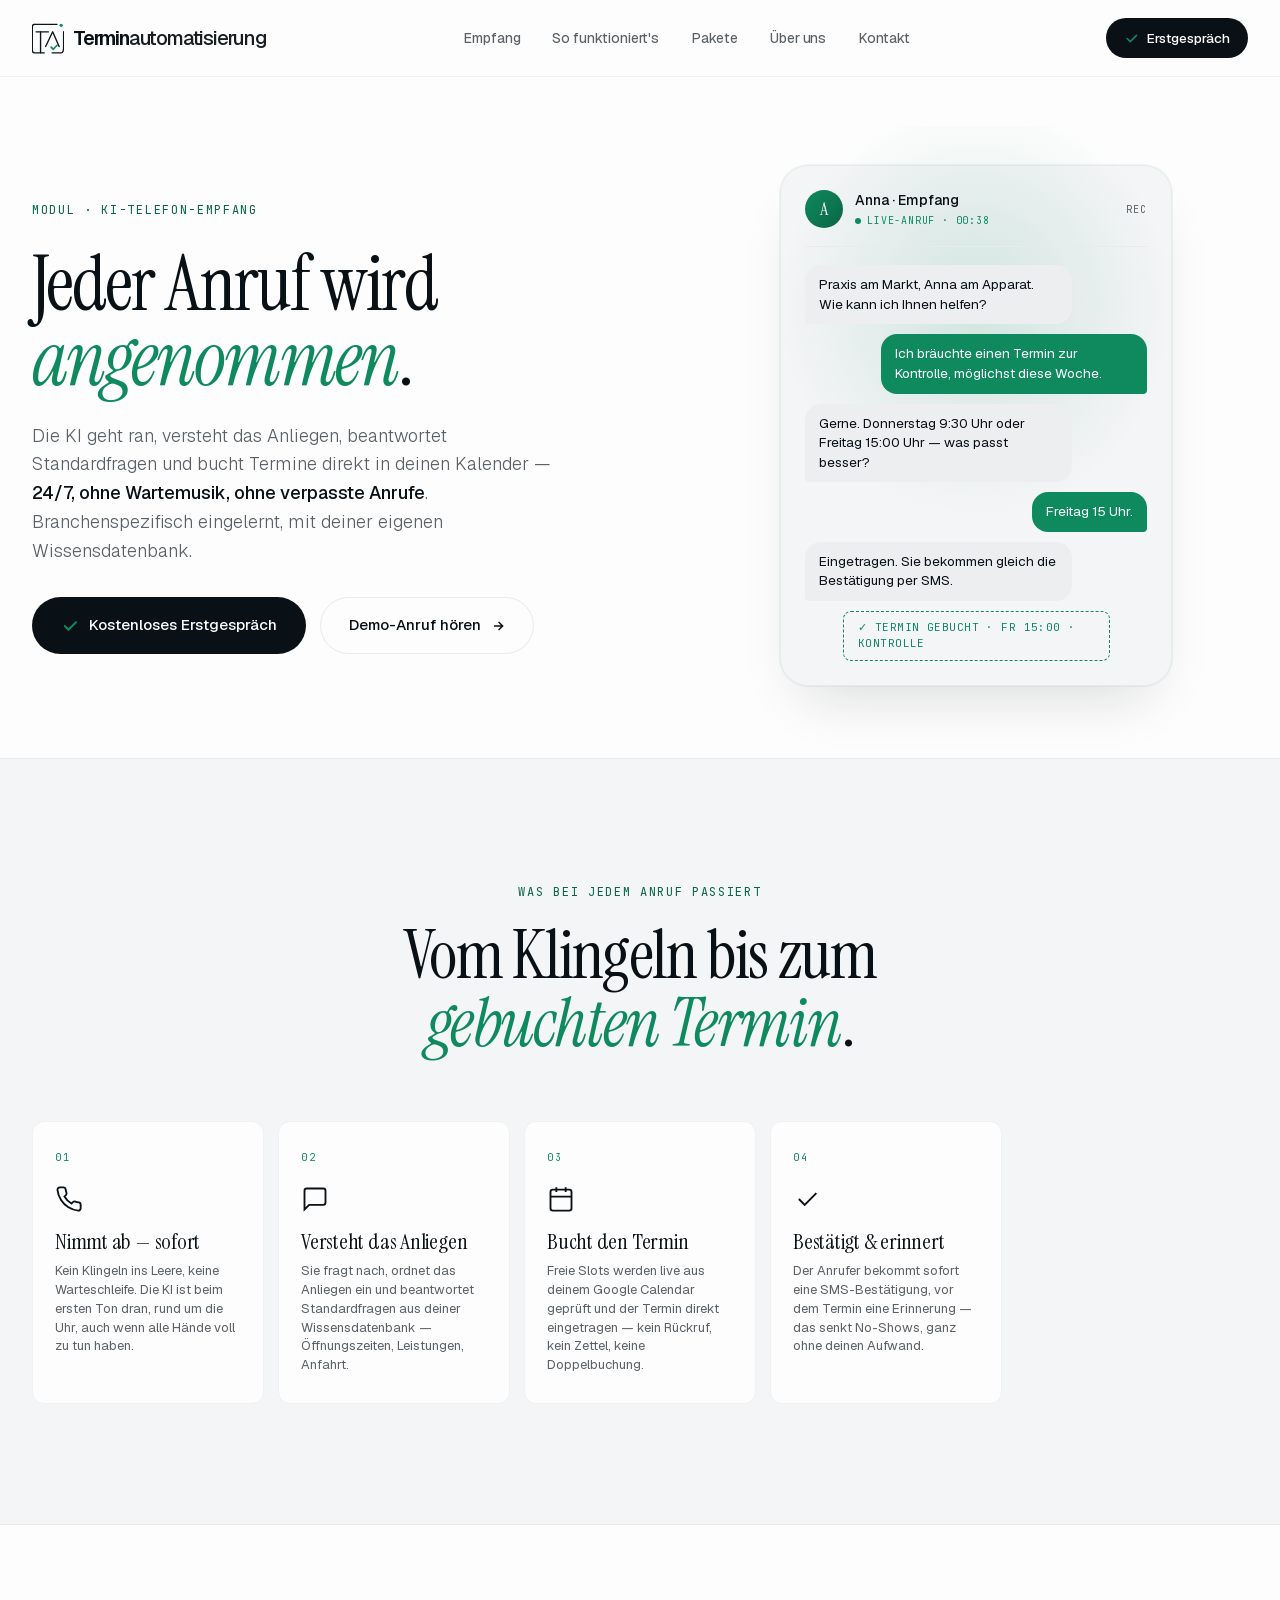
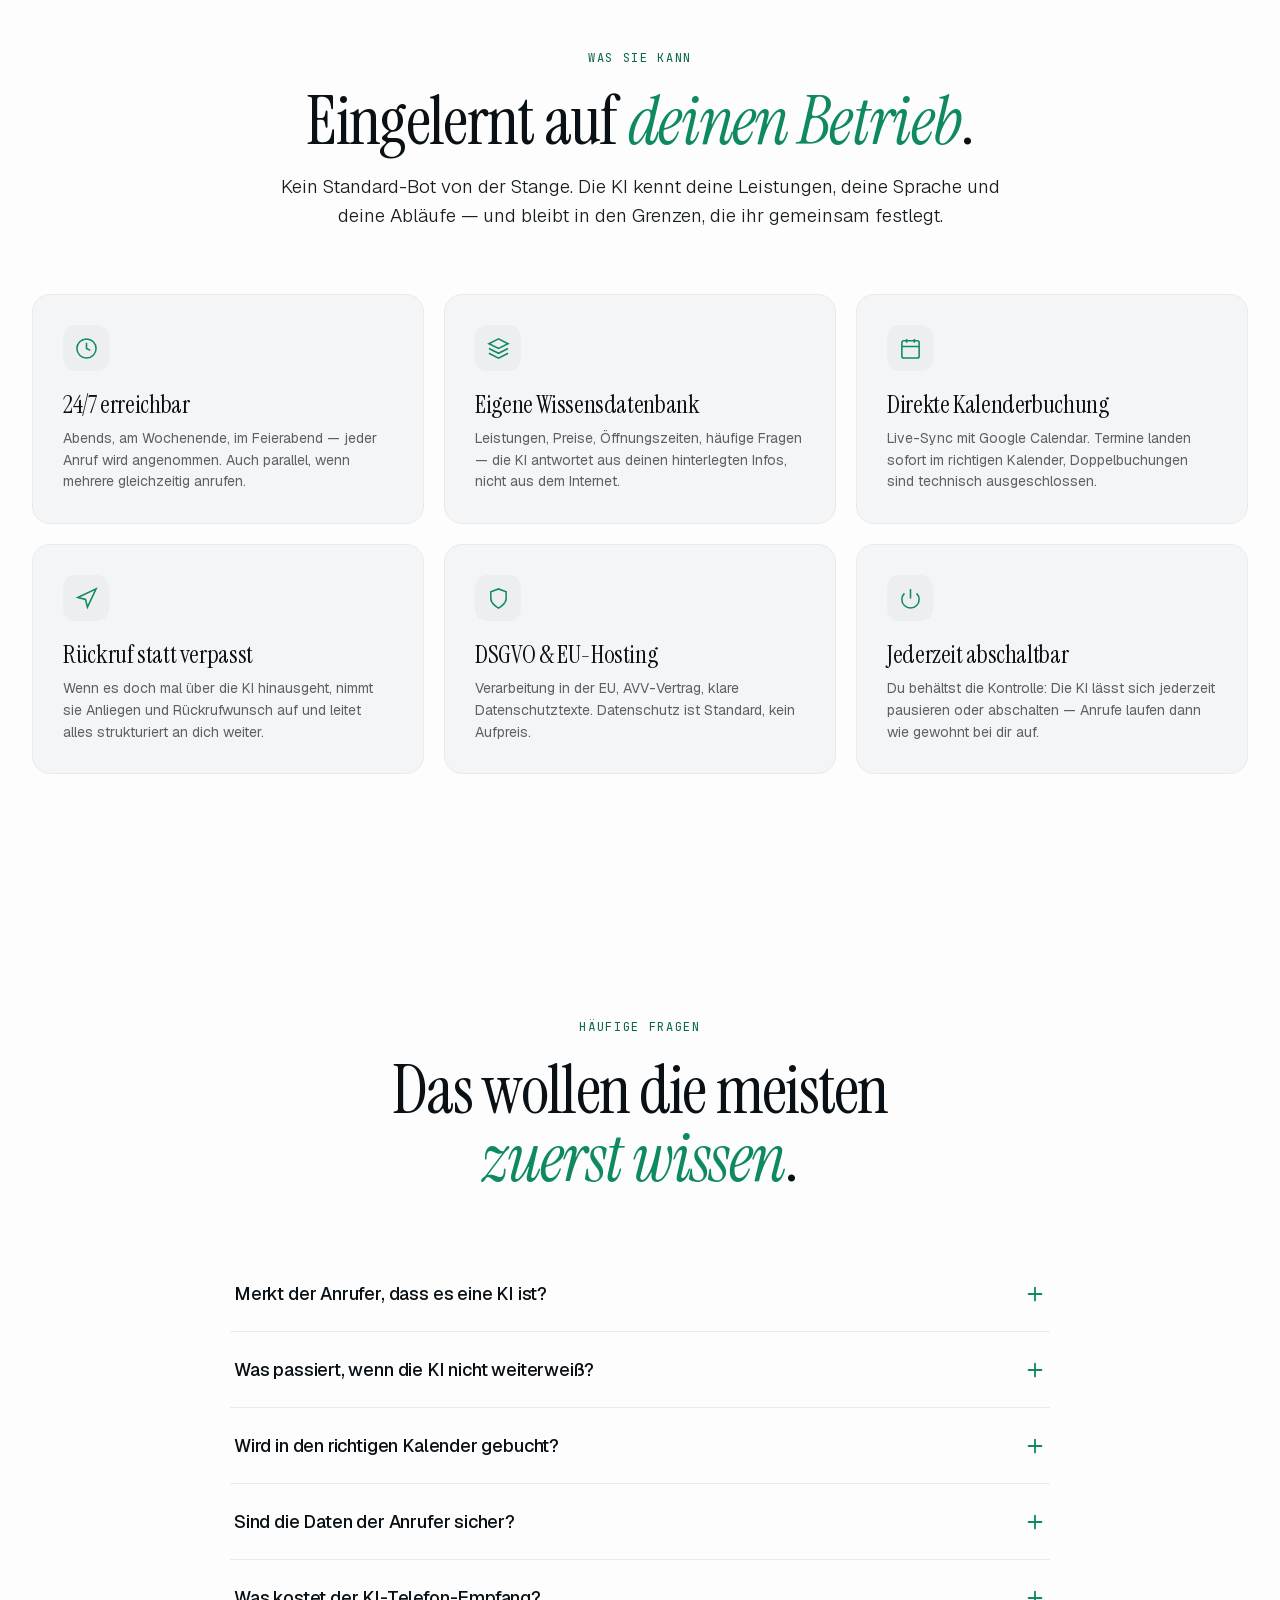
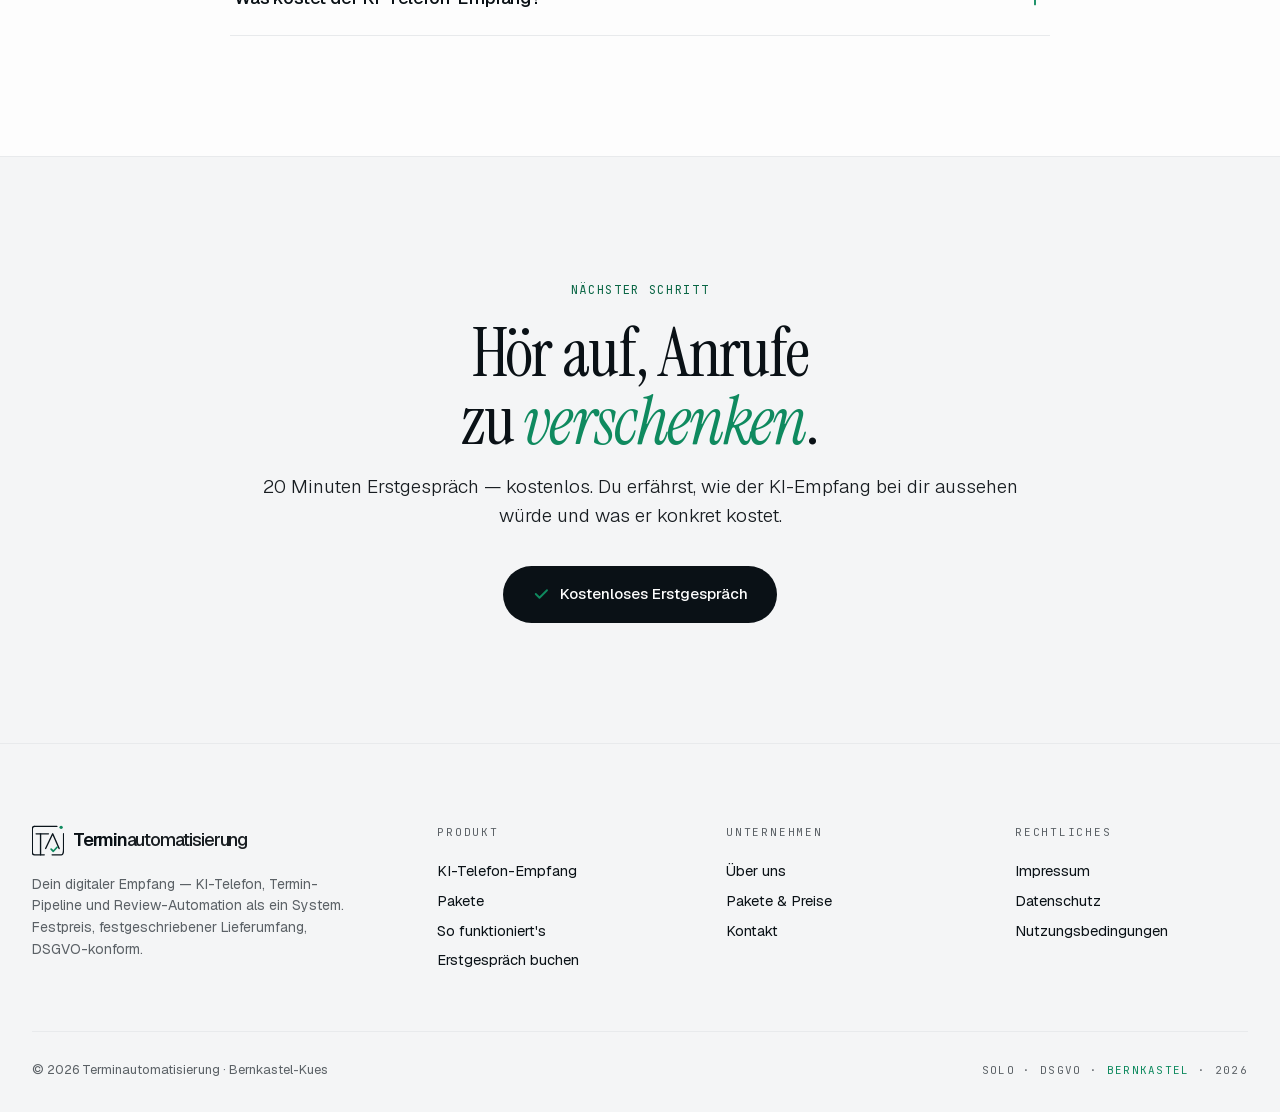
<file: ki-telefon.html>
<!DOCTYPE html>
<html lang="de">
<head>
<meta charset="UTF-8" />
<meta name="viewport" content="width=device-width, initial-scale=1.0" />
<title>KI-Telefon-Empfang — geht ran, qualifiziert, bucht | Terminautomatisierung</title>
<meta name="description" content="Der KI-Telefon-Empfang geht 24/7 ans Telefon, qualifiziert das Anliegen und bucht Termine direkt in den Kalender — branchenspezifisch eingelernt, mit eigener Wissensdatenbank, DSGVO-konform." />
<meta name="robots" content="index, follow" />
<link rel="canonical" href="http://terminautomatisierung.de/ki-telefon.html" />
<link rel="stylesheet" href="styles.css" />
<style>
  /* ---- ki-telefon page-scoped ---- */
  .kt-hero { padding: 88px 0 72px; }
  .kt-hero .container { max-width: 1280px; }
  .kt-hero-grid {
    display: grid;
    grid-template-columns: 1.05fr 0.95fr;
    gap: 72px;
    align-items: center;
  }
  .kt-hero h1 {
    font-family: 'Instrument Serif', serif;
    font-weight: 400;
    font-size: clamp(46px, 6vw, 84px);
    line-height: 0.98;
    letter-spacing: -0.025em;
    margin: 26px 0 24px;
  }
  .kt-hero h1 em { color: var(--accent); font-style: italic; }
  .kt-hero .subline {
    font-size: 18px;
    line-height: 1.6;
    color: var(--fg-dim);
    font-weight: 300;
    max-width: 520px;
    margin-bottom: 32px;
  }
  .kt-hero .subline strong { color: var(--fg); font-weight: 500; }
  .kt-cta-row { display: flex; flex-wrap: wrap; gap: 14px; }
  .kt-hero-visual { position: relative; }
  .kt-hero-visual .phone-mockup { max-width: 392px; margin: 0 auto; }

  /* capability grid */
  .kt-caps {
    display: grid;
    grid-template-columns: repeat(3, 1fr);
    gap: 20px;
  }
  .kt-cap {
    background: var(--bg-2);
    border: 1px solid var(--line);
    border-radius: 18px;
    padding: 30px;
    transition: border-color .25s ease, transform .25s ease;
  }
  .kt-cap:hover { border-color: rgba(15,138,95,0.4); transform: translateY(-3px); }
  .kt-cap-icon {
    width: 46px; height: 46px; border-radius: 12px;
    background: var(--bg-3);
    display: flex; align-items: center; justify-content: center;
    margin-bottom: 20px;
  }
  .kt-cap-icon svg { width: 23px; height: 23px; color: var(--accent); }
  .kt-cap h3 {
    font-family: 'Instrument Serif', serif; font-weight: 400;
    font-size: 25px; line-height: 1.08; letter-spacing: -0.015em;
    margin-bottom: 10px;
  }
  .kt-cap p { font-size: 14px; color: var(--fg-dim); line-height: 1.55; }

  /* FAQ */
  .kt-faq { max-width: 820px; margin: 0 auto; }
  .kt-faq details {
    border-bottom: 1px solid var(--line);
    padding: 24px 4px;
  }
  .kt-faq summary {
    list-style: none; cursor: pointer;
    display: flex; justify-content: space-between; align-items: center; gap: 24px;
    font-family: 'Geist', sans-serif; font-weight: 500; font-size: 18px;
    color: var(--fg); letter-spacing: -0.01em;
  }
  .kt-faq summary::-webkit-details-marker { display: none; }
  .kt-faq summary .ico {
    flex-shrink: 0; width: 22px; height: 22px; color: var(--accent);
    transition: transform .25s ease;
  }
  .kt-faq details[open] summary .ico { transform: rotate(45deg); }
  .kt-faq details p {
    margin-top: 14px; color: var(--fg-dim); font-size: 15.5px; line-height: 1.65; max-width: 680px;
  }

  /* final cta band */
  .kt-final { background: var(--bg-2); border-top: 1px solid var(--line); }
  .kt-final .section-head { margin-bottom: 36px; }

  @media (max-width: 1080px) {
    .kt-hero-grid { grid-template-columns: 1fr; gap: 48px; }
    .kt-caps { grid-template-columns: 1fr; }
  }
</style>
</head>
<body>

<!-- NAV -->
<nav>
  <div class="container inner">
    <a href="index.html#empfang" class="logo" aria-label="Terminautomatisierung Startseite">
      <svg class="logo-icon" viewBox="0 0 512 512" aria-hidden="true">
        <g fill="none" stroke="#0A141B" stroke-width="22" stroke-linecap="round" stroke-linejoin="round">
          <path d="M40 38 H398"/>
          <path d="M42 38 C20 38 5 54 5 76 V455 C5 477 21 493 43 493 H196"/>
          <path d="M506 156 V390 C506 472 488 493 468 493 H322"/>
          <path d="M66 157 H263"/>
          <path d="M137 157 V492"/>
          <path d="M218 392 L331 157 L434 392"/>
        </g>
        <circle cx="466" cy="53" r="27" fill="#0F8A5F"/>
        <path d="M306 402 L341 436 L401 372" fill="none" stroke="#0F8A5F" stroke-width="28" stroke-linecap="round" stroke-linejoin="round"/>
      </svg>
      <span class="wordmark"><span class="brand-strong">Termin</span><span class="brand-light">automatisierung</span></span>
    </a>

    <div class="nav-links">
      <a href="index.html#empfang">Empfang</a>
      <a href="index.html#ablauf">So funktioniert's</a>
      <a href="index.html#preis">Pakete</a>
      <a href="index.html#ueber-uns">Über uns</a>
      <a href="index.html#kontakt">Kontakt</a>
    </div>

    <div class="nav-right">
      <a href="index.html#preis" class="nav-cta">
        <svg class="check" viewBox="0 0 24 24" fill="none" stroke="currentColor" stroke-width="2.5" stroke-linecap="round" stroke-linejoin="round"><path d="M5 12l5 5L20 7"/></svg>
        Erstgespräch
      </a>
    </div>
  </div>
</nav>

<!-- HERO -->
<header class="kt-hero">
  <div class="container">
    <div class="kt-hero-grid">
      <div class="kt-hero-left">
        <div class="eyebrow">Modul · KI-Telefon-Empfang</div>
        <h1>Jeder Anruf wird <em>angenommen</em>.</h1>
        <p class="subline">Die KI geht ran, versteht das Anliegen, beantwortet Standardfragen und bucht Termine direkt in deinen Kalender — <strong>24/7, ohne Wartemusik, ohne verpasste Anrufe</strong>. Branchenspezifisch eingelernt, mit deiner eigenen Wissensdatenbank.</p>
        <div class="kt-cta-row">
          <a href="index.html#preis" class="btn btn-primary">
            <svg class="check" viewBox="0 0 24 24" fill="none" stroke="currentColor" stroke-width="2.5" stroke-linecap="round" stroke-linejoin="round"><path d="M5 12l5 5L20 7"/></svg>
            Kostenloses Erstgespräch
          </a>
          <a href="index.html#empfang" class="btn btn-ghost">
            Demo-Anruf hören
            <svg class="arrow" width="14" height="14" viewBox="0 0 24 24" fill="none" stroke="currentColor" stroke-width="2.5"><path d="M5 12h14M13 5l7 7-7 7"/></svg>
          </a>
        </div>
      </div>

      <div class="kt-hero-visual">
        <div class="phone-mockup">
          <div class="phone-header">
            <div class="who">
              <div class="avatar">A</div>
              <div>
                <div class="name">Anna · Empfang</div>
                <div class="status"><span class="dot"></span>LIVE-ANRUF · 00:38</div>
              </div>
            </div>
            <div class="live">REC</div>
          </div>
          <div class="phone-chat">
            <div class="bubble bot">Praxis am Markt, Anna am Apparat. Wie kann ich Ihnen helfen?</div>
            <div class="bubble caller">Ich bräuchte einen Termin zur Kontrolle, möglichst diese Woche.</div>
            <div class="bubble bot">Gerne. Donnerstag 9:30 Uhr oder Freitag 15:00 Uhr — was passt besser?</div>
            <div class="bubble caller">Freitag 15 Uhr.</div>
            <div class="bubble bot">Eingetragen. Sie bekommen gleich die Bestätigung per SMS.</div>
            <div class="bubble system">✓ TERMIN GEBUCHT · FR 15:00 · KONTROLLE</div>
          </div>
        </div>
      </div>
    </div>
  </div>
</header>

<!-- ABLAUF -->
<section class="flow-section" id="ablauf">
  <div class="container">
    <div class="section-head center">
      <div class="eyebrow">Was bei jedem Anruf passiert</div>
      <h2>Vom Klingeln bis zum<br><em>gebuchten Termin</em>.</h2>
    </div>
    <div class="flow">
      <div class="step">
        <div class="step-num">01</div>
        <div class="step-icon">
          <svg viewBox="0 0 24 24" fill="none" stroke="currentColor" stroke-width="1.6"><path d="M22 16.92v3a2 2 0 0 1-2.18 2 19.79 19.79 0 0 1-8.63-3.07 19.5 19.5 0 0 1-6-6 19.79 19.79 0 0 1-3.07-8.67A2 2 0 0 1 4.11 2h3a2 2 0 0 1 2 1.72c.127.96.361 1.903.7 2.81a2 2 0 0 1-.45 2.11L8.09 9.91a16 16 0 0 0 6 6l1.27-1.27a2 2 0 0 1 2.11-.45c.907.339 1.85.573 2.81.7A2 2 0 0 1 22 16.92z"/></svg>
        </div>
        <div class="step-title">Nimmt ab — sofort</div>
        <div class="step-desc">Kein Klingeln ins Leere, keine Warteschleife. Die KI ist beim ersten Ton dran, rund um die Uhr, auch wenn alle Hände voll zu tun haben.</div>
      </div>
      <div class="step">
        <div class="step-num">02</div>
        <div class="step-icon">
          <svg viewBox="0 0 24 24" fill="none" stroke="currentColor" stroke-width="1.6"><path d="M21 15a2 2 0 0 1-2 2H7l-4 4V5a2 2 0 0 1 2-2h14a2 2 0 0 1 2 2z"/></svg>
        </div>
        <div class="step-title">Versteht das Anliegen</div>
        <div class="step-desc">Sie fragt nach, ordnet das Anliegen ein und beantwortet Standardfragen aus deiner Wissensdatenbank — Öffnungszeiten, Leistungen, Anfahrt.</div>
      </div>
      <div class="step">
        <div class="step-num">03</div>
        <div class="step-icon">
          <svg viewBox="0 0 24 24" fill="none" stroke="currentColor" stroke-width="1.6"><rect x="3" y="4" width="18" height="18" rx="2"/><path d="M16 2v4M8 2v4M3 10h18"/></svg>
        </div>
        <div class="step-title">Bucht den Termin</div>
        <div class="step-desc">Freie Slots werden live aus deinem Google Calendar geprüft und der Termin direkt eingetragen — kein Rückruf, kein Zettel, keine Doppelbuchung.</div>
      </div>
      <div class="step">
        <div class="step-num">04</div>
        <div class="step-icon">
          <svg viewBox="0 0 24 24" fill="none" stroke="currentColor" stroke-width="1.6"><path d="M5 12l5 5L20 7"/></svg>
        </div>
        <div class="step-title">Bestätigt & erinnert</div>
        <div class="step-desc">Der Anrufer bekommt sofort eine SMS-Bestätigung, vor dem Termin eine Erinnerung — das senkt No-Shows, ganz ohne deinen Aufwand.</div>
      </div>
    </div>
  </div>
</section>

<!-- CAPABILITIES -->
<section>
  <div class="container">
    <div class="section-head center">
      <div class="eyebrow">Was sie kann</div>
      <h2>Eingelernt auf <em>deinen Betrieb</em>.</h2>
      <p>Kein Standard-Bot von der Stange. Die KI kennt deine Leistungen, deine Sprache und deine Abläufe — und bleibt in den Grenzen, die ihr gemeinsam festlegt.</p>
    </div>
    <div class="kt-caps">
      <div class="kt-cap">
        <div class="kt-cap-icon"><svg viewBox="0 0 24 24" fill="none" stroke="currentColor" stroke-width="1.6"><circle cx="12" cy="12" r="10"/><polyline points="12 6 12 12 16 14"/></svg></div>
        <h3>24/7 erreichbar</h3>
        <p>Abends, am Wochenende, im Feierabend — jeder Anruf wird angenommen. Auch parallel, wenn mehrere gleichzeitig anrufen.</p>
      </div>
      <div class="kt-cap">
        <div class="kt-cap-icon"><svg viewBox="0 0 24 24" fill="none" stroke="currentColor" stroke-width="1.6"><path d="M12 2L2 7l10 5 10-5-10-5zM2 17l10 5 10-5M2 12l10 5 10-5"/></svg></div>
        <h3>Eigene Wissensdatenbank</h3>
        <p>Leistungen, Preise, Öffnungszeiten, häufige Fragen — die KI antwortet aus deinen hinterlegten Infos, nicht aus dem Internet.</p>
      </div>
      <div class="kt-cap">
        <div class="kt-cap-icon"><svg viewBox="0 0 24 24" fill="none" stroke="currentColor" stroke-width="1.6"><rect x="3" y="4" width="18" height="18" rx="2"/><path d="M16 2v4M8 2v4M3 10h18"/></svg></div>
        <h3>Direkte Kalenderbuchung</h3>
        <p>Live-Sync mit Google Calendar. Termine landen sofort im richtigen Kalender, Doppelbuchungen sind technisch ausgeschlossen.</p>
      </div>
      <div class="kt-cap">
        <div class="kt-cap-icon"><svg viewBox="0 0 24 24" fill="none" stroke="currentColor" stroke-width="1.6"><path d="M3 11l19-9-9 19-2-8-8-2z"/></svg></div>
        <h3>Rückruf statt verpasst</h3>
        <p>Wenn es doch mal über die KI hinausgeht, nimmt sie Anliegen und Rückrufwunsch auf und leitet alles strukturiert an dich weiter.</p>
      </div>
      <div class="kt-cap">
        <div class="kt-cap-icon"><svg viewBox="0 0 24 24" fill="none" stroke="currentColor" stroke-width="1.6"><path d="M12 22s8-4 8-10V5l-8-3-8 3v7c0 6 8 10 8 10z"/></svg></div>
        <h3>DSGVO & EU-Hosting</h3>
        <p>Verarbeitung in der EU, AVV-Vertrag, klare Datenschutztexte. Datenschutz ist Standard, kein Aufpreis.</p>
      </div>
      <div class="kt-cap">
        <div class="kt-cap-icon"><svg viewBox="0 0 24 24" fill="none" stroke="currentColor" stroke-width="1.6"><path d="M18.36 6.64A9 9 0 1 1 5.64 6.64M12 2v10"/></svg></div>
        <h3>Jederzeit abschaltbar</h3>
        <p>Du behältst die Kontrolle: Die KI lässt sich jederzeit pausieren oder abschalten — Anrufe laufen dann wie gewohnt bei dir auf.</p>
      </div>
    </div>
  </div>
</section>

<!-- FAQ -->
<section id="faq">
  <div class="container">
    <div class="section-head center">
      <div class="eyebrow">Häufige Fragen</div>
      <h2>Das wollen die meisten<br><em>zuerst wissen</em>.</h2>
    </div>
    <div class="kt-faq">
      <details>
        <summary>Merkt der Anrufer, dass es eine KI ist?
          <svg class="ico" viewBox="0 0 24 24" fill="none" stroke="currentColor" stroke-width="2" stroke-linecap="round"><path d="M12 5v14M5 12h14"/></svg>
        </summary>
        <p>Die Stimme klingt natürlich und der Ablauf ist auf ein normales Gespräch ausgelegt. Wir verstecken nichts: Wenn du transparent machen willst, dass eine KI annimmt, hinterlegen wir das in der Begrüßung — das ist deine Entscheidung.</p>
      </details>
      <details>
        <summary>Was passiert, wenn die KI nicht weiterweiß?
          <svg class="ico" viewBox="0 0 24 24" fill="none" stroke="currentColor" stroke-width="2" stroke-linecap="round"><path d="M12 5v14M5 12h14"/></svg>
        </summary>
        <p>Dann erfindet sie nichts. Sie nimmt das Anliegen samt Rückrufwunsch auf und leitet es strukturiert an dich weiter — oder verbindet weiter, wenn das so eingerichtet ist. Welche Themen die KI selbst übernimmt und wo sie abgibt, legen wir vorab gemeinsam fest.</p>
      </details>
      <details>
        <summary>Wird in den richtigen Kalender gebucht?
          <svg class="ico" viewBox="0 0 24 24" fill="none" stroke="currentColor" stroke-width="2" stroke-linecap="round"><path d="M12 5v14M5 12h14"/></svg>
        </summary>
        <p>Ja. Die KI prüft freie Slots live in deinem Google Calendar und trägt den Termin dort ein. Belegte Zeiten werden nie doppelt vergeben.</p>
      </details>
      <details>
        <summary>Sind die Daten der Anrufer sicher?
          <svg class="ico" viewBox="0 0 24 24" fill="none" stroke="currentColor" stroke-width="2" stroke-linecap="round"><path d="M12 5v14M5 12h14"/></svg>
        </summary>
        <p>Die Verarbeitung läuft DSGVO-konform mit EU-Hosting und AVV-Vertrag. Wir hinterlegen klare Datenschutztexte und besprechen im Erstgespräch, welche Daten wofür verarbeitet werden.</p>
      </details>
      <details>
        <summary>Was kostet der KI-Telefon-Empfang?
          <svg class="ico" viewBox="0 0 24 24" fill="none" stroke="currentColor" stroke-width="2" stroke-linecap="round"><path d="M12 5v14M5 12h14"/></svg>
        </summary>
        <p>Der KI-Telefon-Empfang ist ein Modul, das auf dem Fundament aufbaut. Den konkreten Festpreis legen wir nach dem kostenlosen Erstgespräch fest — abhängig von deinem Anrufaufkommen und Umfang. Kein Tarif-Dschungel, kein Kleingedrucktes.</p>
      </details>
    </div>
  </div>
</section>

<!-- FINAL CTA -->
<section class="kt-final">
  <div class="container">
    <div class="section-head center">
      <div class="eyebrow">Nächster Schritt</div>
      <h2>Hör auf, Anrufe<br>zu <em>verschenken</em>.</h2>
      <p>20 Minuten Erstgespräch — kostenlos. Du erfährst, wie der KI-Empfang bei dir aussehen würde und was er konkret kostet.</p>
    </div>
    <div style="text-align:center;">
      <a href="index.html#preis" class="btn btn-primary">
        <svg class="check" viewBox="0 0 24 24" fill="none" stroke="currentColor" stroke-width="2.5" stroke-linecap="round" stroke-linejoin="round"><path d="M5 12l5 5L20 7"/></svg>
        Kostenloses Erstgespräch
      </a>
    </div>
  </div>
</section>

<!-- FOOTER -->
<footer id="kontakt">
  <div class="container">
    <div class="top">
      <div class="brand">
        <a href="index.html#empfang" class="logo" aria-label="Terminautomatisierung Startseite">
          <svg class="logo-icon" viewBox="0 0 512 512" aria-hidden="true">
            <g fill="none" stroke="#0A141B" stroke-width="22" stroke-linecap="round" stroke-linejoin="round">
              <path d="M40 38 H398"/>
              <path d="M42 38 C20 38 5 54 5 76 V455 C5 477 21 493 43 493 H196"/>
              <path d="M506 156 V390 C506 472 488 493 468 493 H322"/>
              <path d="M66 157 H263"/>
              <path d="M137 157 V492"/>
              <path d="M218 392 L331 157 L434 392"/>
            </g>
            <circle cx="466" cy="53" r="27" fill="#0F8A5F"/>
            <path d="M306 402 L341 436 L401 372" fill="none" stroke="#0F8A5F" stroke-width="28" stroke-linecap="round" stroke-linejoin="round"/>
          </svg>
          <span class="wordmark"><span class="brand-strong">Termin</span><span class="brand-light">automatisierung</span></span>
        </a>
        <p>Dein digitaler Empfang — KI-Telefon, Termin-Pipeline und Review-Automation als ein System. Festpreis, festgeschriebener Lieferumfang, DSGVO-konform.</p>
      </div>
      <div class="col">
        <h4>Produkt</h4>
        <a href="ki-telefon.html">KI-Telefon-Empfang</a>
        <a href="index.html#preis">Pakete</a>
        <a href="index.html#ablauf">So funktioniert's</a>
        <a href="index.html#kontakt">Erstgespräch buchen</a>
      </div>
      <div class="col">
        <h4>Unternehmen</h4>
        <a href="index.html#ueber-uns">Über uns</a>
        <a href="index.html#preis">Pakete &amp; Preise</a>
        <a href="mailto:info@terminautomatisierung.de">Kontakt</a>
      </div>
      <div class="col">
        <h4>Rechtliches</h4>
        <a href="impressum.html">Impressum</a>
        <a href="datenschutz.html">Datenschutz</a>
        <a href="nutzungsbedingungen.html">Nutzungsbedingungen</a>
      </div>
    </div>
    <div class="row">
      <div class="copy">© 2026 Terminautomatisierung · Bernkastel-Kues</div>
      <div class="meta">SOLO · DSGVO · <span>BERNKASTEL</span> · 2026</div>
    </div>
  </div>
</footer>

</body>
</html>
</file>
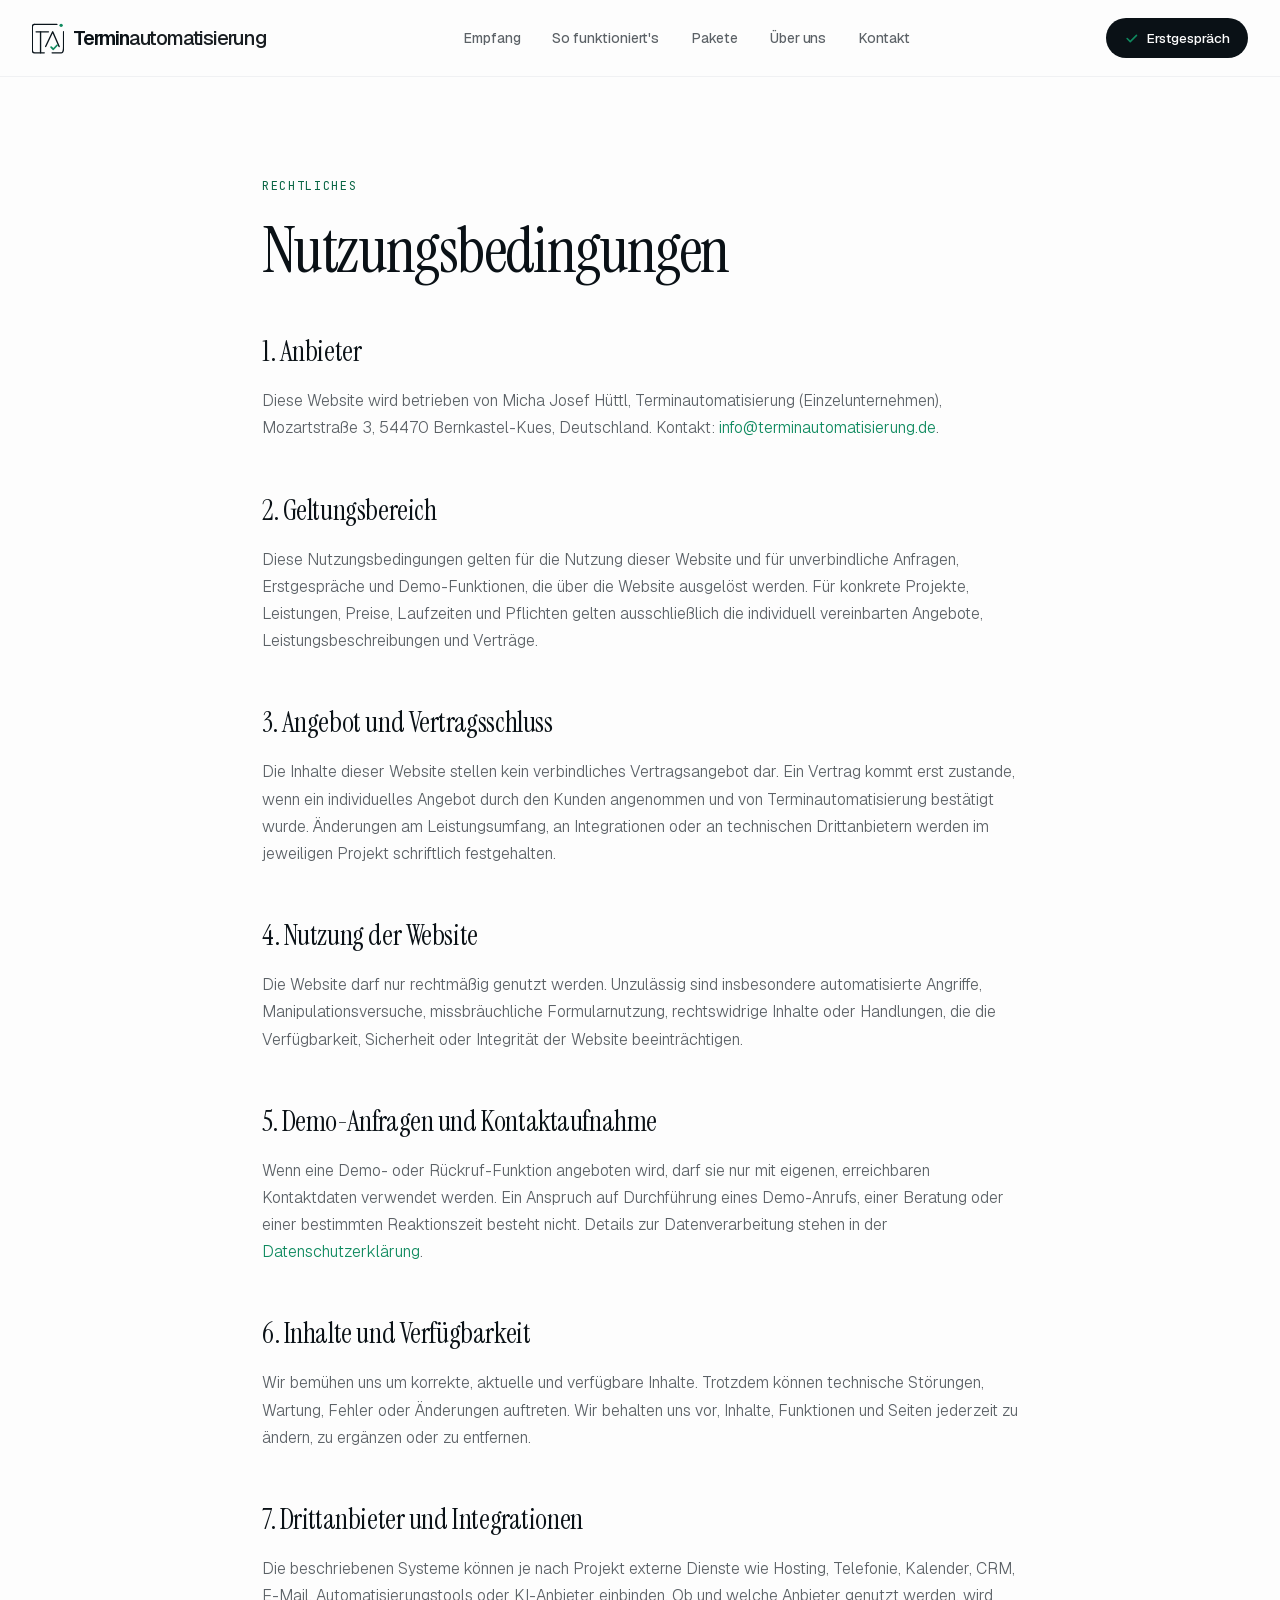
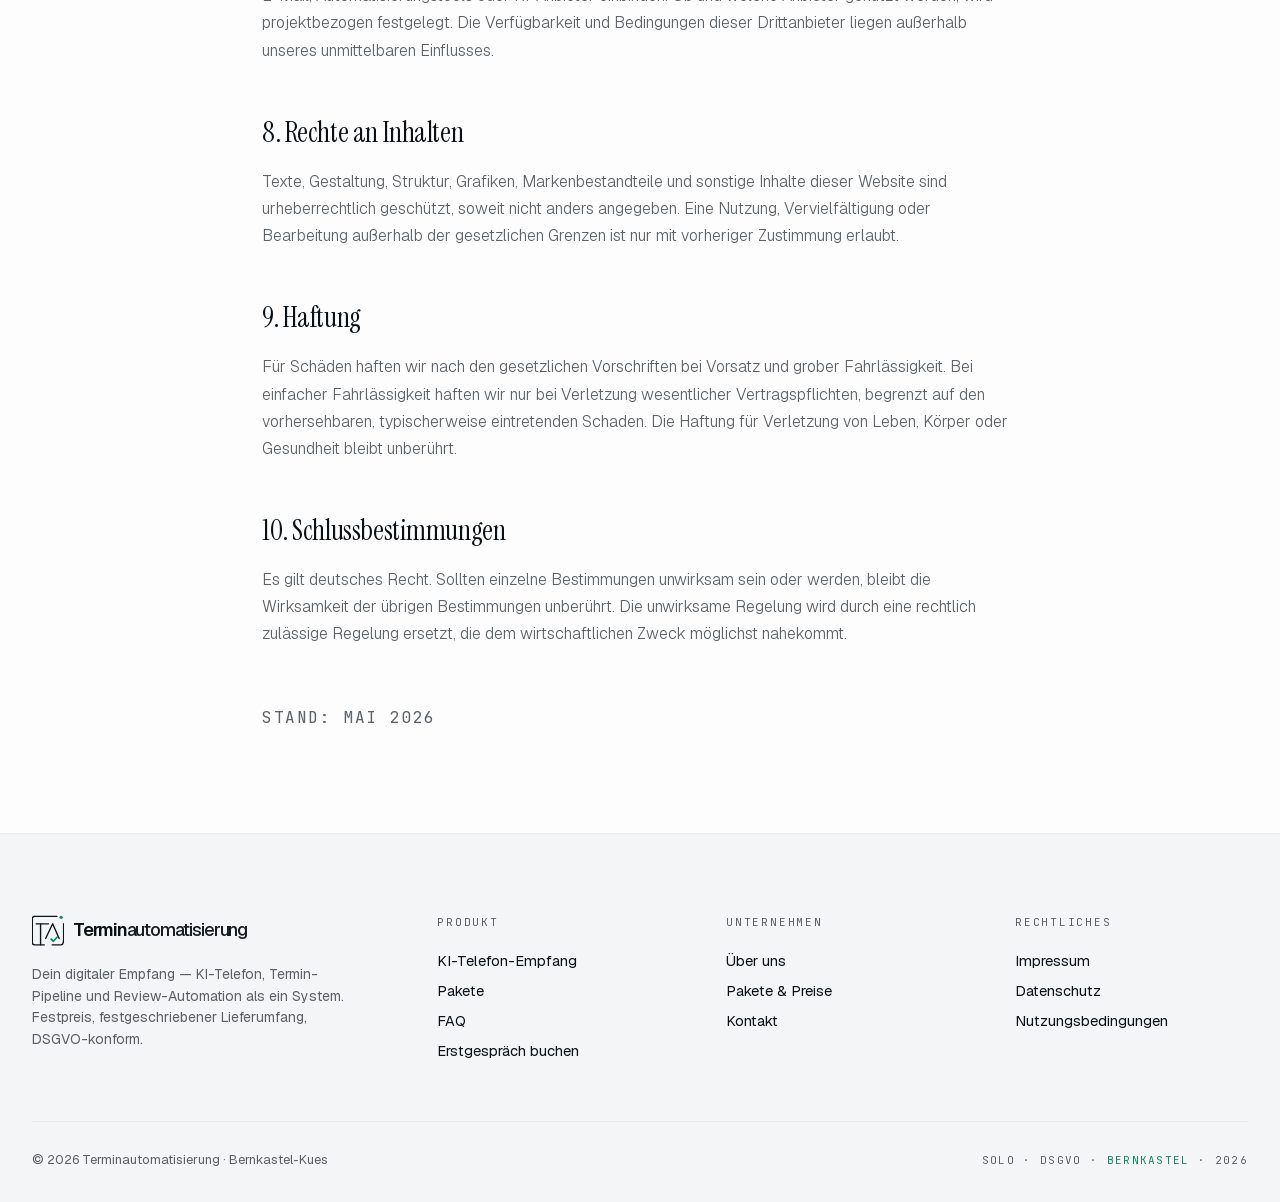
<file: nutzungsbedingungen.html>
<!DOCTYPE html>
<html lang="de">
<head>
<meta charset="UTF-8" />
<meta name="viewport" content="width=device-width, initial-scale=1.0" />
<title>Nutzungsbedingungen | Terminautomatisierung</title>
<meta name="description" content="Nutzungsbedingungen für die Website und die digitalen Angebote von Terminautomatisierung." />
<meta name="robots" content="index, follow" />
<link rel="canonical" href="http://terminautomatisierung.de/nutzungsbedingungen.html" />
<link rel="stylesheet" href="styles.css" />
<style>
  .legal-hero { padding: 96px 0 32px; }
  .legal-hero .container { max-width: 820px; }
  .legal-hero h1 {
    font-family: 'Instrument Serif', serif;
    font-weight: 400;
    font-size: clamp(40px, 5vw, 64px);
    line-height: 1.0;
    letter-spacing: -0.025em;
    margin: 22px 0 0;
  }
  .legal-body { padding: 16px 0 88px; }
  .legal-body .container { max-width: 820px; }
  .legal-body h2 {
    font-family: 'Instrument Serif', serif;
    font-weight: 400;
    font-size: 28px;
    letter-spacing: -0.015em;
    margin: 48px 0 14px;
    color: var(--fg);
  }
  .legal-body h2:first-child { margin-top: 0; }
  .legal-body p,
  .legal-body li {
    font-size: 16px;
    line-height: 1.7;
    color: var(--fg-dim);
    font-weight: 300;
  }
  .legal-body p { margin-bottom: 14px; }
  .legal-body strong { color: var(--fg); font-weight: 500; }
  .legal-body a { color: var(--accent); text-decoration: none; }
  .legal-body a:hover { text-decoration: underline; }
  .legal-body ul { margin: 0 0 14px; padding-left: 22px; }
  .legal-body li { margin-bottom: 6px; }
  .legal-updated {
    font-family: 'JetBrains Mono', monospace;
    font-size: 11px;
    letter-spacing: 0.1em;
    color: var(--fg-dim);
    text-transform: uppercase;
    margin-top: 56px;
  }
</style>
</head>
<body>

<nav>
  <div class="container inner">
    <a href="index.html#empfang" class="logo" aria-label="Terminautomatisierung Startseite">
      <svg class="logo-icon" viewBox="0 0 512 512" aria-hidden="true">
        <g fill="none" stroke="#0A141B" stroke-width="22" stroke-linecap="round" stroke-linejoin="round">
          <path d="M40 38 H398"/>
          <path d="M42 38 C20 38 5 54 5 76 V455 C5 477 21 493 43 493 H196"/>
          <path d="M506 156 V390 C506 472 488 493 468 493 H322"/>
          <path d="M66 157 H263"/>
          <path d="M137 157 V492"/>
          <path d="M218 392 L331 157 L434 392"/>
        </g>
        <circle cx="466" cy="53" r="27" fill="#0F8A5F"/>
        <path d="M306 402 L341 436 L401 372" fill="none" stroke="#0F8A5F" stroke-width="28" stroke-linecap="round" stroke-linejoin="round"/>
      </svg>
      <span class="wordmark"><span class="brand-strong">Termin</span><span class="brand-light">automatisierung</span></span>
    </a>

    <div class="nav-links">
      <a href="index.html#empfang">Empfang</a>
      <a href="index.html#ablauf">So funktioniert's</a>
      <a href="index.html#preis">Pakete</a>
      <a href="index.html#ueber-uns">Über uns</a>
      <a href="index.html#kontakt">Kontakt</a>
    </div>

    <div class="nav-right">
      <a href="index.html#preis" class="nav-cta">
        <svg class="check" viewBox="0 0 24 24" fill="none" stroke="currentColor" stroke-width="2.5" stroke-linecap="round" stroke-linejoin="round"><path d="M5 12l5 5L20 7"/></svg>
        Erstgespräch
      </a>
    </div>
  </div>
</nav>

<header class="legal-hero">
  <div class="container">
    <div class="eyebrow">Rechtliches</div>
    <h1>Nutzungsbedingungen</h1>
  </div>
</header>

<section class="legal-body">
  <div class="container">
    <h2>1. Anbieter</h2>
    <p>Diese Website wird betrieben von Micha Josef Hüttl, Terminautomatisierung (Einzelunternehmen), Mozartstraße 3, 54470 Bernkastel-Kues, Deutschland. Kontakt: <a href="mailto:info@terminautomatisierung.de">info@terminautomatisierung.de</a>.</p>

    <h2>2. Geltungsbereich</h2>
    <p>Diese Nutzungsbedingungen gelten für die Nutzung dieser Website und für unverbindliche Anfragen, Erstgespräche und Demo-Funktionen, die über die Website ausgelöst werden. Für konkrete Projekte, Leistungen, Preise, Laufzeiten und Pflichten gelten ausschließlich die individuell vereinbarten Angebote, Leistungsbeschreibungen und Verträge.</p>

    <h2>3. Angebot und Vertragsschluss</h2>
    <p>Die Inhalte dieser Website stellen kein verbindliches Vertragsangebot dar. Ein Vertrag kommt erst zustande, wenn ein individuelles Angebot durch den Kunden angenommen und von Terminautomatisierung bestätigt wurde. Änderungen am Leistungsumfang, an Integrationen oder an technischen Drittanbietern werden im jeweiligen Projekt schriftlich festgehalten.</p>

    <h2>4. Nutzung der Website</h2>
    <p>Die Website darf nur rechtmäßig genutzt werden. Unzulässig sind insbesondere automatisierte Angriffe, Manipulationsversuche, missbräuchliche Formularnutzung, rechtswidrige Inhalte oder Handlungen, die die Verfügbarkeit, Sicherheit oder Integrität der Website beeinträchtigen.</p>

    <h2>5. Demo-Anfragen und Kontaktaufnahme</h2>
    <p>Wenn eine Demo- oder Rückruf-Funktion angeboten wird, darf sie nur mit eigenen, erreichbaren Kontaktdaten verwendet werden. Ein Anspruch auf Durchführung eines Demo-Anrufs, einer Beratung oder einer bestimmten Reaktionszeit besteht nicht. Details zur Datenverarbeitung stehen in der <a href="datenschutz.html">Datenschutzerklärung</a>.</p>

    <h2>6. Inhalte und Verfügbarkeit</h2>
    <p>Wir bemühen uns um korrekte, aktuelle und verfügbare Inhalte. Trotzdem können technische Störungen, Wartung, Fehler oder Änderungen auftreten. Wir behalten uns vor, Inhalte, Funktionen und Seiten jederzeit zu ändern, zu ergänzen oder zu entfernen.</p>

    <h2>7. Drittanbieter und Integrationen</h2>
    <p>Die beschriebenen Systeme können je nach Projekt externe Dienste wie Hosting, Telefonie, Kalender, CRM, E-Mail, Automatisierungstools oder KI-Anbieter einbinden. Ob und welche Anbieter genutzt werden, wird projektbezogen festgelegt. Die Verfügbarkeit und Bedingungen dieser Drittanbieter liegen außerhalb unseres unmittelbaren Einflusses.</p>

    <h2>8. Rechte an Inhalten</h2>
    <p>Texte, Gestaltung, Struktur, Grafiken, Markenbestandteile und sonstige Inhalte dieser Website sind urheberrechtlich geschützt, soweit nicht anders angegeben. Eine Nutzung, Vervielfältigung oder Bearbeitung außerhalb der gesetzlichen Grenzen ist nur mit vorheriger Zustimmung erlaubt.</p>

    <h2>9. Haftung</h2>
    <p>Für Schäden haften wir nach den gesetzlichen Vorschriften bei Vorsatz und grober Fahrlässigkeit. Bei einfacher Fahrlässigkeit haften wir nur bei Verletzung wesentlicher Vertragspflichten, begrenzt auf den vorhersehbaren, typischerweise eintretenden Schaden. Die Haftung für Verletzung von Leben, Körper oder Gesundheit bleibt unberührt.</p>

    <h2>10. Schlussbestimmungen</h2>
    <p>Es gilt deutsches Recht. Sollten einzelne Bestimmungen unwirksam sein oder werden, bleibt die Wirksamkeit der übrigen Bestimmungen unberührt. Die unwirksame Regelung wird durch eine rechtlich zulässige Regelung ersetzt, die dem wirtschaftlichen Zweck möglichst nahekommt.</p>

    <p class="legal-updated">Stand: Mai 2026</p>
  </div>
</section>

<footer id="kontakt">
  <div class="container">
    <div class="top">
      <div class="brand">
        <a href="index.html#empfang" class="logo" aria-label="Terminautomatisierung Startseite">
          <svg class="logo-icon" viewBox="0 0 512 512" aria-hidden="true">
            <g fill="none" stroke="#0A141B" stroke-width="22" stroke-linecap="round" stroke-linejoin="round">
              <path d="M40 38 H398"/>
              <path d="M42 38 C20 38 5 54 5 76 V455 C5 477 21 493 43 493 H196"/>
              <path d="M506 156 V390 C506 472 488 493 468 493 H322"/>
              <path d="M66 157 H263"/>
              <path d="M137 157 V492"/>
              <path d="M218 392 L331 157 L434 392"/>
            </g>
            <circle cx="466" cy="53" r="27" fill="#0F8A5F"/>
            <path d="M306 402 L341 436 L401 372" fill="none" stroke="#0F8A5F" stroke-width="28" stroke-linecap="round" stroke-linejoin="round"/>
          </svg>
          <span class="wordmark"><span class="brand-strong">Termin</span><span class="brand-light">automatisierung</span></span>
        </a>
        <p>Dein digitaler Empfang — KI-Telefon, Termin-Pipeline und Review-Automation als ein System. Festpreis, festgeschriebener Lieferumfang, DSGVO-konform.</p>
      </div>
      <div class="col">
        <h4>Produkt</h4>
        <a href="ki-telefon.html">KI-Telefon-Empfang</a>
        <a href="index.html#preis">Pakete</a>
        <a href="ki-telefon.html#faq">FAQ</a>
        <a href="index.html#kontakt">Erstgespräch buchen</a>
      </div>
      <div class="col">
        <h4>Unternehmen</h4>
        <a href="index.html#ueber-uns">Über uns</a>
        <a href="index.html#preis">Pakete &amp; Preise</a>
        <a href="mailto:info@terminautomatisierung.de">Kontakt</a>
      </div>
      <div class="col">
        <h4>Rechtliches</h4>
        <a href="impressum.html">Impressum</a>
        <a href="datenschutz.html">Datenschutz</a>
        <a href="nutzungsbedingungen.html">Nutzungsbedingungen</a>
      </div>
    </div>
    <div class="row">
      <div class="copy">© 2026 Terminautomatisierung · Bernkastel-Kues</div>
      <div class="meta">SOLO · DSGVO · <span>BERNKASTEL</span> · 2026</div>
    </div>
  </div>
</footer>

</body>
</html>
</file>
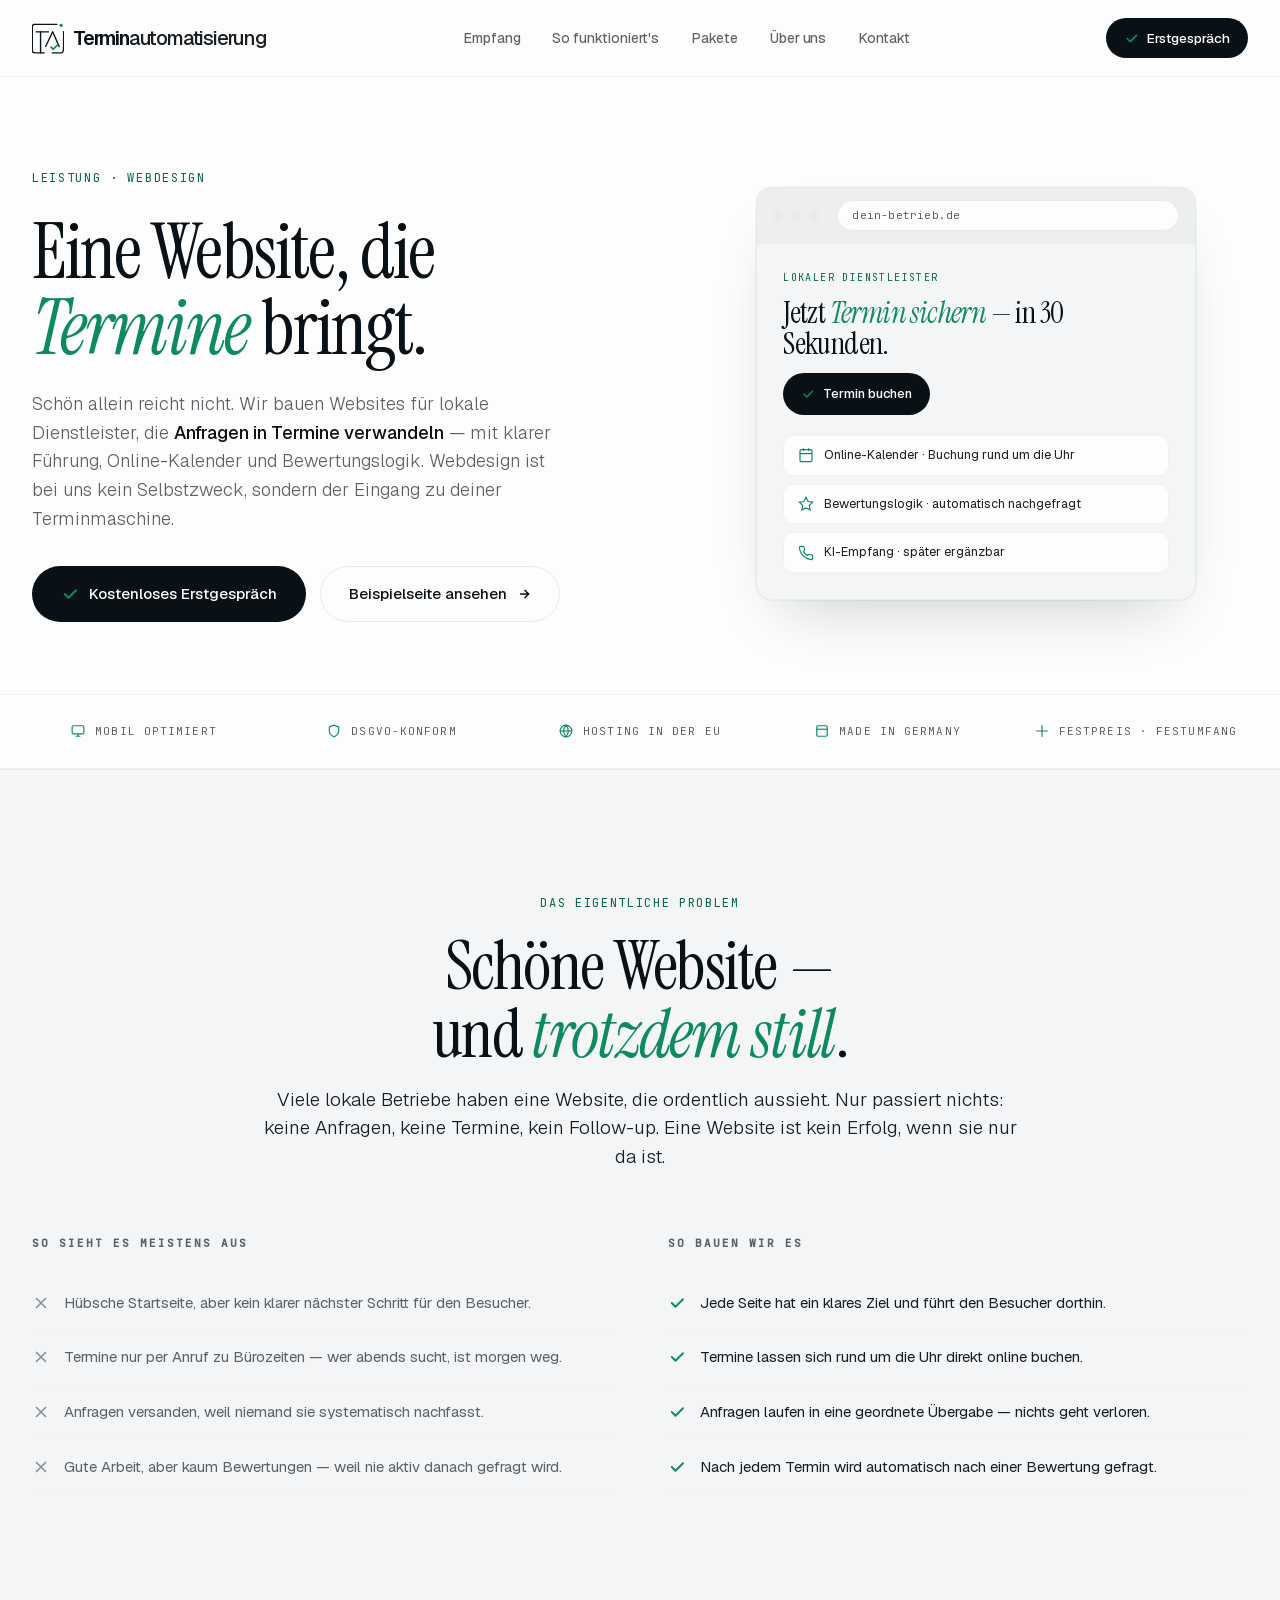
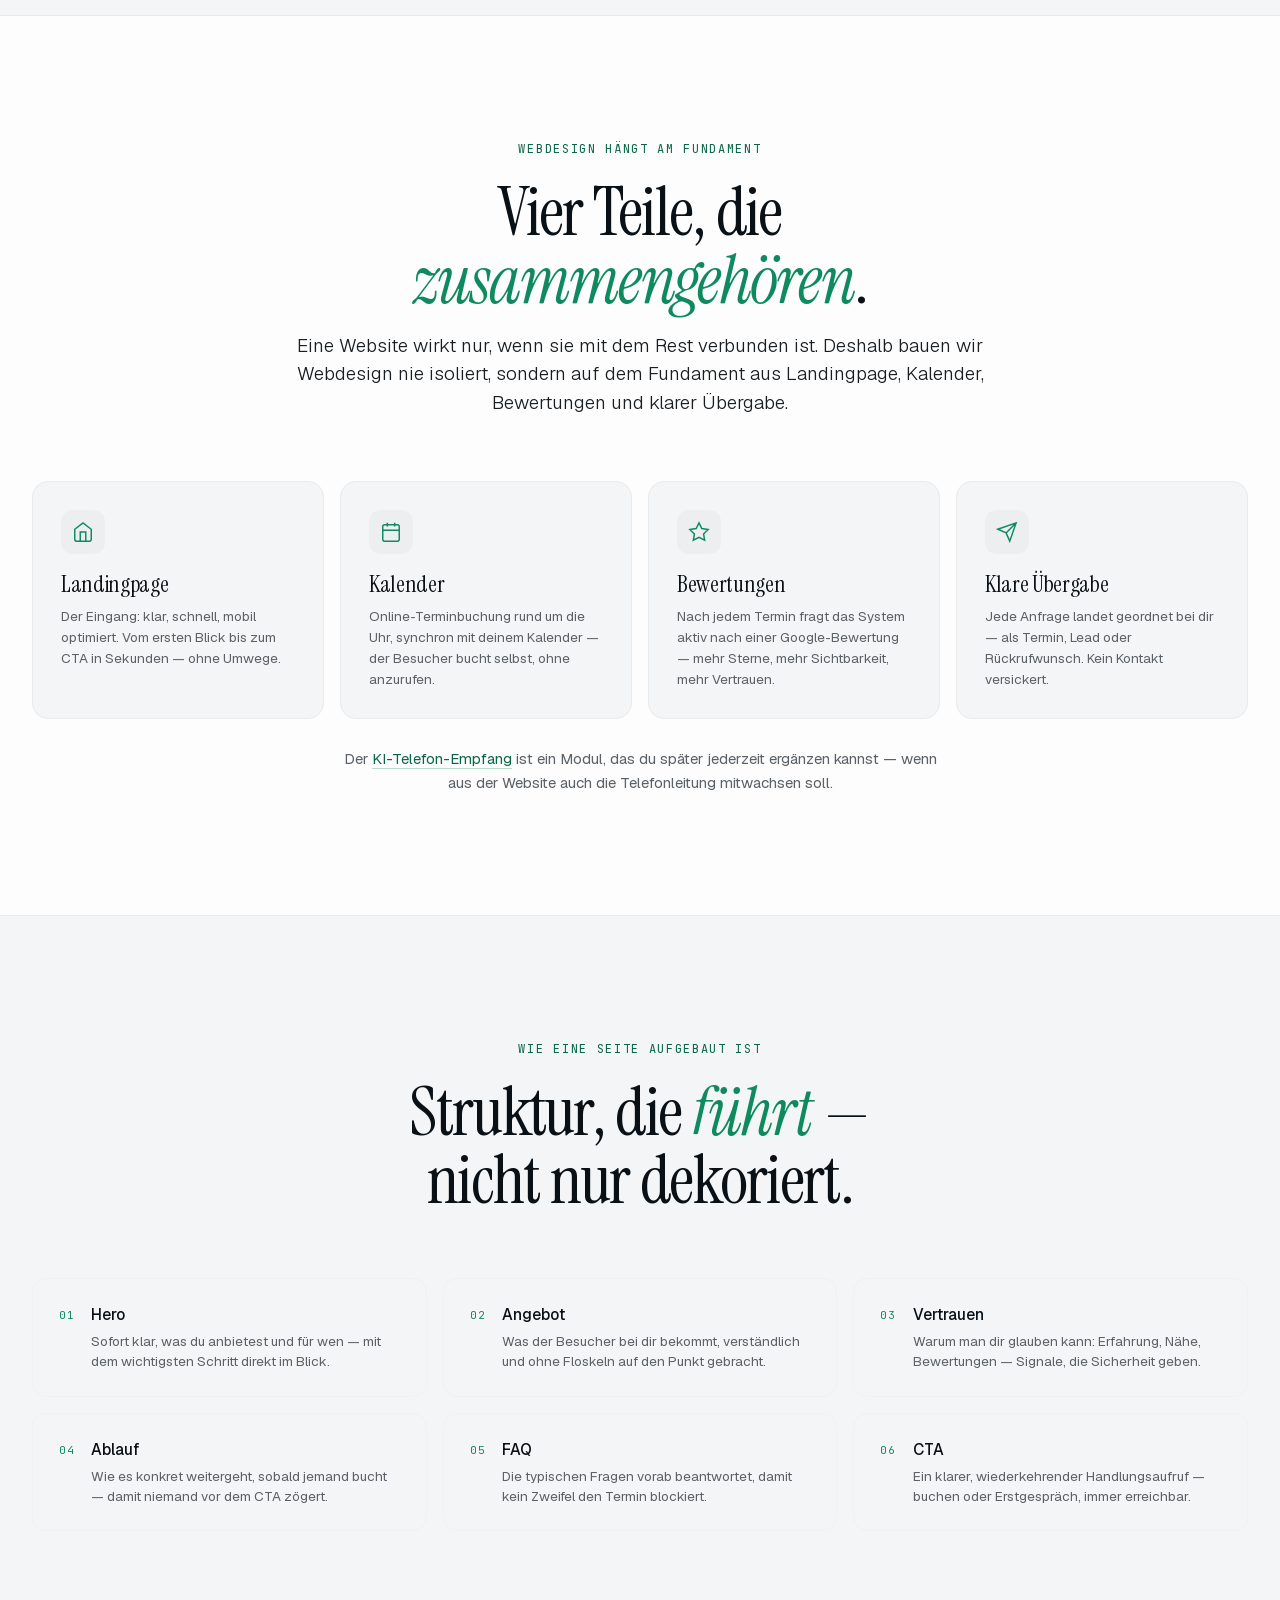
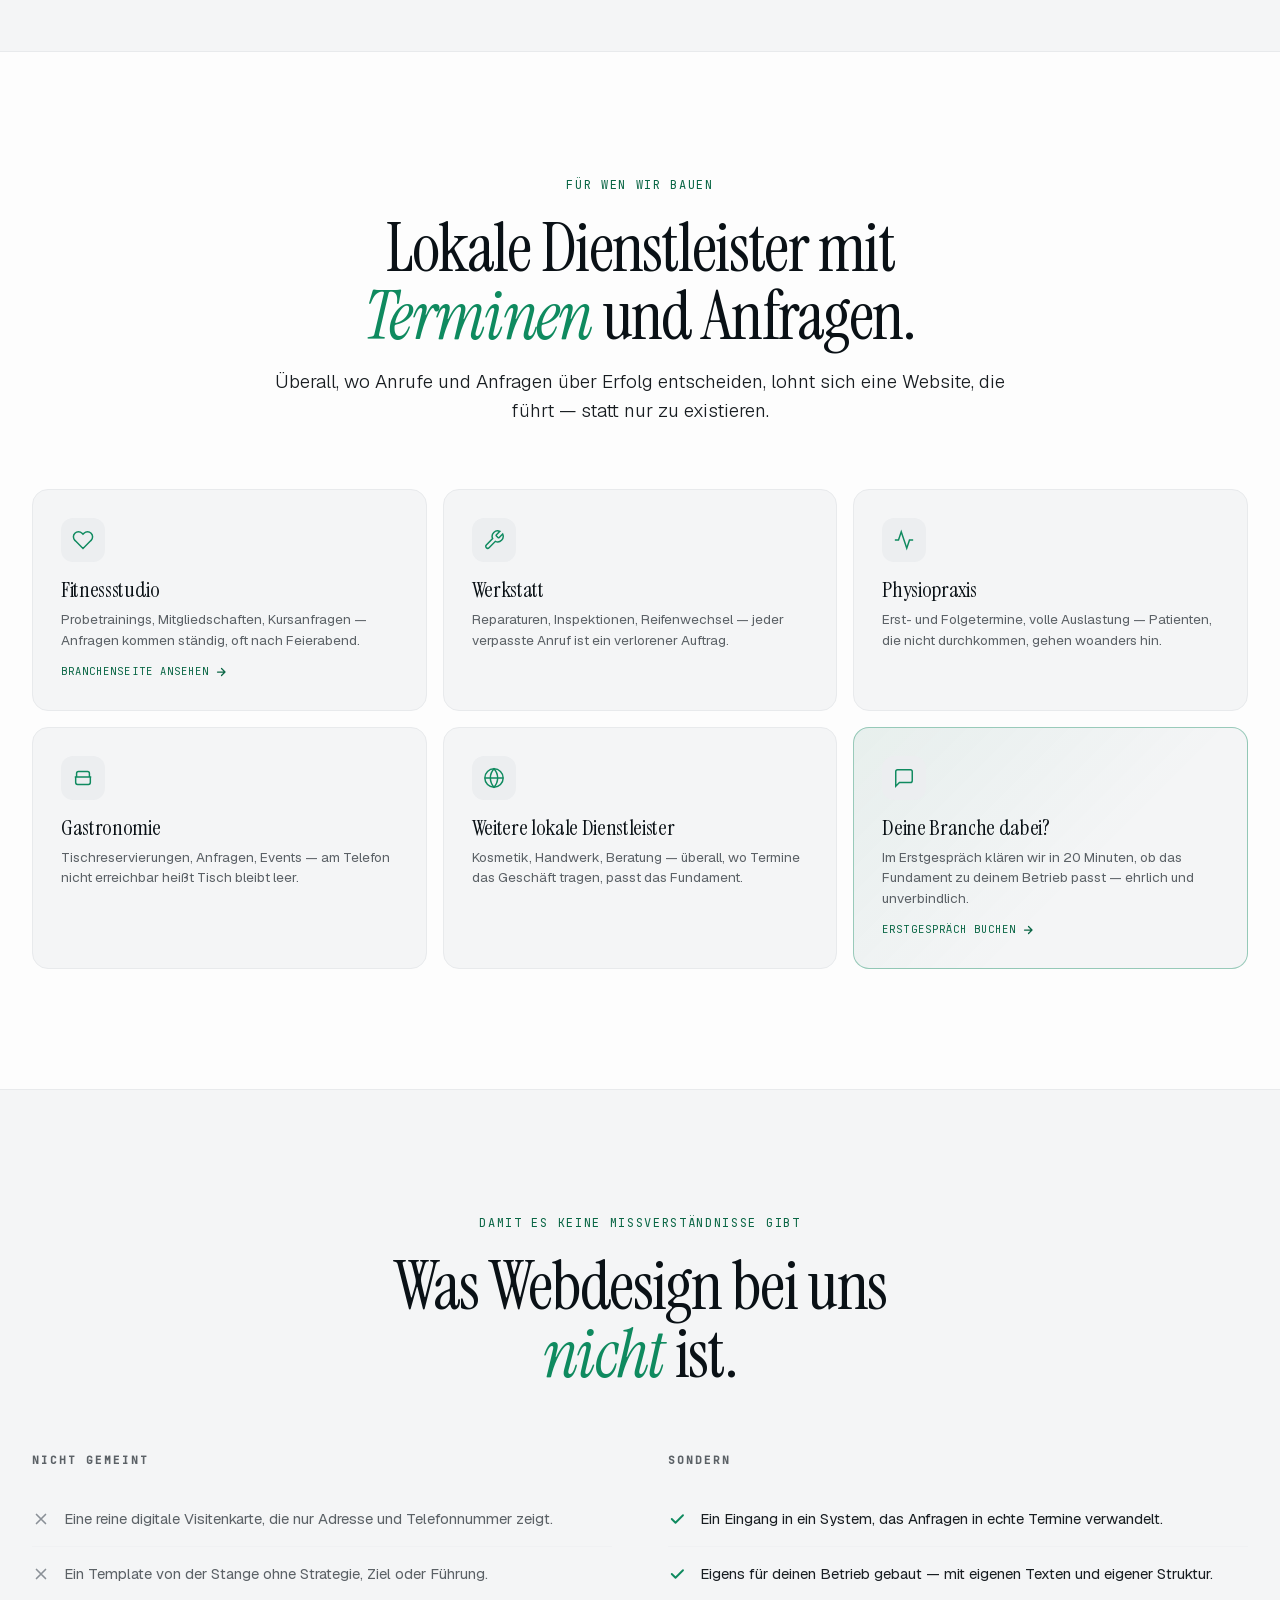
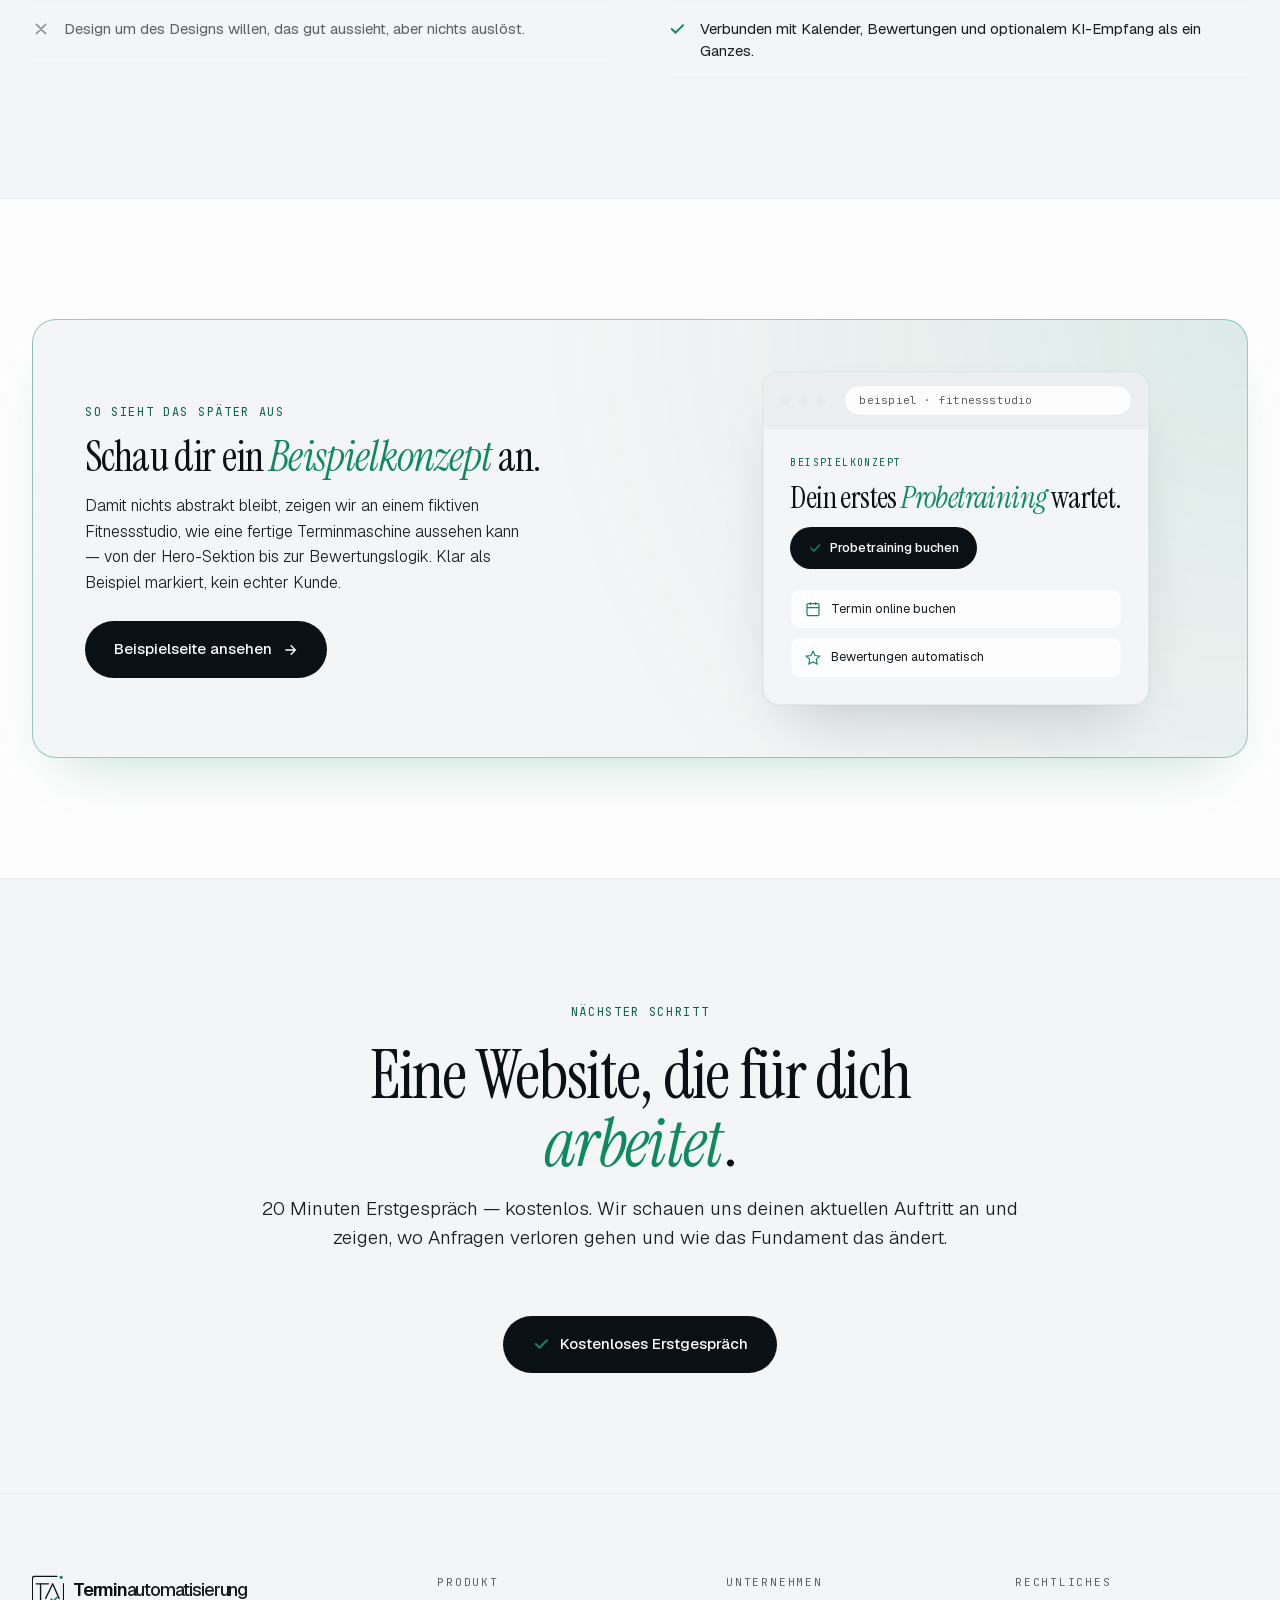
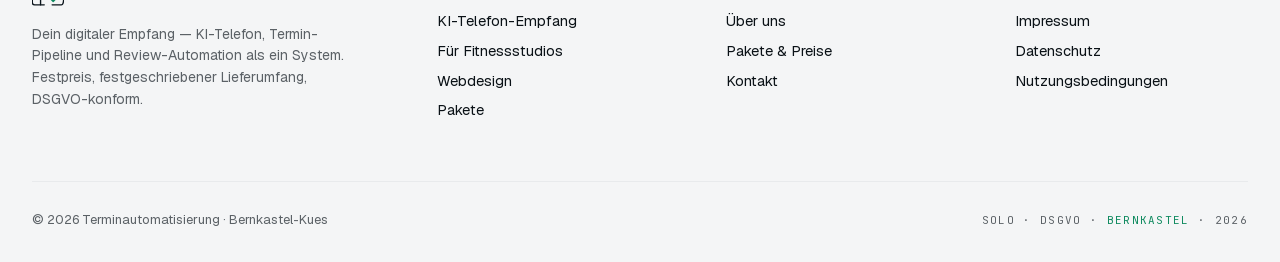
<file: webdesign.html>
<!DOCTYPE html>
<html lang="de">
<head>
<meta charset="UTF-8" />
<meta name="viewport" content="width=device-width, initial-scale=1.0" />
<title>Webdesign für lokale Dienstleister — Websites, die Termine bringen | Terminautomatisierung</title>
<meta name="description" content="Webdesign als Teil der Terminmaschine: Websites für lokale Dienstleister, die nicht nur gut aussehen, sondern Anfragen in Termine verwandeln. Mit Kalender, Bewertungslogik und klarer CTA-Führung." />
<meta name="robots" content="index, follow" />
<link rel="canonical" href="http://terminautomatisierung.de/webdesign.html" />
<link rel="stylesheet" href="styles.css" />
<style>
  /* ---- webdesign page-scoped ---- */
  .wd-hero { padding: 88px 0 72px; }
  .wd-hero-grid { display: grid; grid-template-columns: 1.05fr 0.95fr; gap: 72px; align-items: center; }
  .wd-hero h1 {
    font-family: 'Instrument Serif', serif; font-weight: 400;
    font-size: clamp(46px, 6vw, 84px); line-height: 0.98; letter-spacing: -0.025em; margin: 26px 0 24px;
  }
  .wd-hero h1 em { color: var(--accent); font-style: italic; }
  .wd-hero .subline {
    font-size: 18px; line-height: 1.6; color: var(--fg-dim); font-weight: 300; max-width: 520px; margin-bottom: 32px;
  }
  .wd-hero .subline strong { color: var(--fg); font-weight: 500; }
  .wd-cta-row { display: flex; flex-wrap: wrap; gap: 14px; }

  /* browser mockup */
  .browser {
    background: var(--bg-2); border: 1px solid var(--line); border-radius: 16px; overflow: hidden;
    box-shadow: 0 30px 60px -28px rgba(10,17,22,0.22), 0 0 0 1px rgba(15,138,95,0.05);
    max-width: 440px; margin: 0 auto;
  }
  .browser-bar {
    display: flex; align-items: center; gap: 8px; padding: 12px 16px;
    background: var(--bg-3); border-bottom: 1px solid var(--line);
  }
  .browser-bar .dot { width: 10px; height: 10px; border-radius: 50%; background: var(--line); }
  .browser-bar .url {
    margin-left: 10px; flex: 1; font-family: 'JetBrains Mono', monospace; font-size: 11px;
    color: var(--fg-dim); background: var(--bg); border: 1px solid var(--line); border-radius: 100px;
    padding: 6px 14px; letter-spacing: 0.02em;
  }
  .browser-body { padding: 26px; }
  .bm-eyebrow { font-family: 'JetBrains Mono', monospace; font-size: 10px; letter-spacing: 0.14em; text-transform: uppercase; color: var(--accent-dim); margin-bottom: 12px; }
  .bm-title { font-family: 'Instrument Serif', serif; font-size: 30px; line-height: 1.04; letter-spacing: -0.02em; margin-bottom: 14px; }
  .bm-title em { color: var(--accent); font-style: italic; }
  .bm-cta {
    display: inline-flex; align-items: center; gap: 8px; background: var(--fg); color: #FDFDFD;
    font-family: 'Geist', sans-serif; font-weight: 500; font-size: 13px; padding: 11px 18px; border-radius: 100px; margin-bottom: 20px;
  }
  .bm-cta svg { width: 14px; height: 14px; color: var(--accent); }
  .bm-modules { display: flex; flex-direction: column; gap: 8px; }
  .bm-mod {
    display: flex; align-items: center; gap: 10px; font-size: 12.5px; color: var(--fg-2);
    background: var(--bg); border: 1px solid var(--line-soft); border-radius: 10px; padding: 10px 14px;
  }
  .bm-mod svg { width: 16px; height: 16px; color: var(--accent); flex-shrink: 0; }

  /* problem split */
  .wd-problem { background: var(--bg-2); border-top: 1px solid var(--line); border-bottom: 1px solid var(--line); }

  /* fundament stack */
  .stack { display: grid; grid-template-columns: repeat(4, 1fr); gap: 16px; }
  .stack-item {
    background: var(--bg-2); border: 1px solid var(--line); border-radius: 16px; padding: 28px;
    transition: border-color .25s ease, transform .25s ease; position: relative;
  }
  .stack-item:hover { border-color: rgba(15,138,95,0.4); transform: translateY(-3px); }
  .stack-item .si-icon { width: 44px; height: 44px; border-radius: 12px; background: var(--bg-3); display: flex; align-items: center; justify-content: center; margin-bottom: 18px; }
  .stack-item .si-icon svg { width: 22px; height: 22px; color: var(--accent); }
  .stack-item h3 { font-family: 'Instrument Serif', serif; font-weight: 400; font-size: 23px; line-height: 1.08; letter-spacing: -0.015em; margin-bottom: 9px; }
  .stack-item p { font-size: 13.5px; color: var(--fg-dim); line-height: 1.55; }

  /* page structure list */
  .struct { display: grid; grid-template-columns: repeat(3, 1fr); gap: 16px; }
  .struct-item {
    background: var(--bg-2); border: 1px solid var(--line-soft); border-radius: 14px; padding: 24px 26px;
    display: flex; gap: 16px; align-items: flex-start;
  }
  .struct-item .sn { font-family: 'JetBrains Mono', monospace; font-size: 11px; color: var(--accent); letter-spacing: 0.1em; padding-top: 4px; flex-shrink: 0; }
  .struct-item h4 { font-family: 'Geist', sans-serif; font-weight: 500; font-size: 15.5px; margin-bottom: 5px; }
  .struct-item p { font-size: 13.5px; color: var(--fg-dim); line-height: 1.5; }

  /* für wen — branch chips */
  .who-grid { display: grid; grid-template-columns: repeat(3, 1fr); gap: 16px; }
  .who-card {
    background: var(--bg-2); border: 1px solid var(--line); border-radius: 16px; padding: 28px;
    transition: border-color .25s ease, transform .25s ease;
  }
  .who-card:hover { border-color: rgba(15,138,95,0.4); transform: translateY(-3px); }
  .who-card .wc-icon { width: 44px; height: 44px; border-radius: 12px; background: var(--bg-3); display: flex; align-items: center; justify-content: center; margin-bottom: 16px; }
  .who-card .wc-icon svg { width: 22px; height: 22px; color: var(--accent); }
  .who-card h3 { font-family: 'Instrument Serif', serif; font-weight: 400; font-size: 22px; line-height: 1.1; letter-spacing: -0.015em; margin-bottom: 7px; }
  .who-card p { font-size: 13.5px; color: var(--fg-dim); line-height: 1.5; }
  .who-card .wc-link { margin-top: 14px; display: inline-flex; align-items: center; gap: 6px; font-family: 'JetBrains Mono', monospace; font-size: 10.5px; letter-spacing: 0.1em; text-transform: uppercase; color: var(--accent-dim); text-decoration: none; transition: gap .15s; }
  .who-card .wc-link:hover { gap: 10px; color: var(--accent); }
  .who-card .wc-link svg { width: 12px; height: 12px; }

  /* not meant — limits */
  .wd-limits { display: grid; grid-template-columns: 1fr 1fr; gap: 56px; }
  .wd-limits .col h4 { font-family: 'JetBrains Mono', monospace; font-size: 11px; letter-spacing: 0.18em; text-transform: uppercase; color: var(--fg-dim); margin-bottom: 24px; }
  .wd-limits ul { list-style: none; }
  .wd-limits li { padding: 16px 0; border-bottom: 1px solid var(--line-soft); display: flex; align-items: flex-start; gap: 14px; font-size: 15px; line-height: 1.45; }
  .wd-limits li svg { width: 18px; height: 18px; flex-shrink: 0; margin-top: 2px; }
  .wd-limits .col.is li { color: var(--fg-2); }
  .wd-limits .col.is li svg { color: var(--accent); }
  .wd-limits .col.out li { color: var(--fg-dim); }
  .wd-limits .col.out li svg { color: var(--fg-dim-2); }

  /* example hint band */
  .ex-band {
    display: grid; grid-template-columns: 1.1fr 0.9fr; gap: 48px; align-items: center;
    background:
      radial-gradient(circle at 100% 0%, rgba(15,138,95,0.10), transparent 55%),
      var(--bg-2);
    border: 1px solid rgba(15,138,95,0.4); border-radius: 24px; padding: 52px;
    box-shadow: 0 28px 56px -32px rgba(15,138,95,0.3);
  }
  .ex-band h2 { font-family: 'Instrument Serif', serif; font-weight: 400; font-size: clamp(30px, 3.6vw, 42px); line-height: 1.04; letter-spacing: -0.02em; margin-bottom: 14px; }
  .ex-band h2 em { color: var(--accent); font-style: italic; }
  .ex-band p { color: var(--fg-2); font-size: 16px; line-height: 1.6; font-weight: 300; max-width: 440px; margin-bottom: 26px; }

  .wd-final { background: var(--bg-2); border-top: 1px solid var(--line); }

  @media (max-width: 1080px) {
    .wd-hero-grid { grid-template-columns: 1fr; gap: 48px; }
    .stack { grid-template-columns: repeat(2, 1fr); }
    .struct { grid-template-columns: 1fr; }
    .who-grid { grid-template-columns: 1fr; }
    .wd-limits { grid-template-columns: 1fr; gap: 32px; }
    .ex-band { grid-template-columns: 1fr; gap: 32px; padding: 36px 28px; }
  }
  @media (max-width: 600px) {
    .stack { grid-template-columns: 1fr; }
  }
</style>
</head>
<body>

<!-- NAV -->
<nav>
  <div class="container inner">
    <a href="index.html#empfang" class="logo" aria-label="Terminautomatisierung Startseite">
      <svg class="logo-icon" viewBox="0 0 512 512" aria-hidden="true">
        <g fill="none" stroke="#0A141B" stroke-width="22" stroke-linecap="round" stroke-linejoin="round">
          <path d="M40 38 H398"/>
          <path d="M42 38 C20 38 5 54 5 76 V455 C5 477 21 493 43 493 H196"/>
          <path d="M506 156 V390 C506 472 488 493 468 493 H322"/>
          <path d="M66 157 H263"/>
          <path d="M137 157 V492"/>
          <path d="M218 392 L331 157 L434 392"/>
        </g>
        <circle cx="466" cy="53" r="27" fill="#0F8A5F"/>
        <path d="M306 402 L341 436 L401 372" fill="none" stroke="#0F8A5F" stroke-width="28" stroke-linecap="round" stroke-linejoin="round"/>
      </svg>
      <span class="wordmark"><span class="brand-strong">Termin</span><span class="brand-light">automatisierung</span></span>
    </a>

    <div class="nav-links">
      <a href="index.html#empfang">Empfang</a>
      <a href="index.html#ablauf">So funktioniert's</a>
      <a href="index.html#preis">Pakete</a>
      <a href="index.html#ueber-uns">Über uns</a>
      <a href="index.html#kontakt">Kontakt</a>
    </div>

    <div class="nav-right">
      <a href="index.html#preis" class="nav-cta">
        <svg class="check" viewBox="0 0 24 24" fill="none" stroke="currentColor" stroke-width="2.5" stroke-linecap="round" stroke-linejoin="round"><path d="M5 12l5 5L20 7"/></svg>
        Erstgespräch
      </a>
    </div>
  </div>
</nav>

<!-- HERO -->
<header class="wd-hero">
  <div class="container">
    <div class="wd-hero-grid">
      <div class="wd-hero-left">
        <div class="eyebrow">Leistung · Webdesign</div>
        <h1>Eine Website, die <em>Termine</em> bringt.</h1>
        <p class="subline">Schön allein reicht nicht. Wir bauen Websites für lokale Dienstleister, die <strong>Anfragen in Termine verwandeln</strong> — mit klarer Führung, Online-Kalender und Bewertungslogik. Webdesign ist bei uns kein Selbstzweck, sondern der Eingang zu deiner Terminmaschine.</p>
        <div class="wd-cta-row">
          <a href="index.html#preis" class="btn btn-primary">
            <svg class="check" viewBox="0 0 24 24" fill="none" stroke="currentColor" stroke-width="2.5" stroke-linecap="round" stroke-linejoin="round"><path d="M5 12l5 5L20 7"/></svg>
            Kostenloses Erstgespräch
          </a>
          <a href="beispiele/fitnessstudio-website.html" class="btn btn-ghost">
            Beispielseite ansehen
            <svg class="arrow" width="14" height="14" viewBox="0 0 24 24" fill="none" stroke="currentColor" stroke-width="2.5"><path d="M5 12h14M13 5l7 7-7 7"/></svg>
          </a>
        </div>
      </div>

      <div class="wd-hero-visual">
        <div class="browser" aria-hidden="true">
          <div class="browser-bar">
            <span class="dot"></span><span class="dot"></span><span class="dot"></span>
            <span class="url">dein-betrieb.de</span>
          </div>
          <div class="browser-body">
            <div class="bm-eyebrow">Lokaler Dienstleister</div>
            <div class="bm-title">Jetzt <em>Termin sichern</em> — in 30 Sekunden.</div>
            <span class="bm-cta"><svg viewBox="0 0 24 24" fill="none" stroke="currentColor" stroke-width="2.5" stroke-linecap="round" stroke-linejoin="round"><path d="M5 12l5 5L20 7"/></svg> Termin buchen</span>
            <div class="bm-modules">
              <div class="bm-mod"><svg viewBox="0 0 24 24" fill="none" stroke="currentColor" stroke-width="1.8"><rect x="3" y="4" width="18" height="18" rx="2"/><path d="M16 2v4M8 2v4M3 10h18"/></svg> Online-Kalender · Buchung rund um die Uhr</div>
              <div class="bm-mod"><svg viewBox="0 0 24 24" fill="none" stroke="currentColor" stroke-width="1.8"><polygon points="12 2 15.09 8.26 22 9.27 17 14.14 18.18 21.02 12 17.77 5.82 21.02 7 14.14 2 9.27 8.91 8.26 12 2"/></svg> Bewertungslogik · automatisch nachgefragt</div>
              <div class="bm-mod"><svg viewBox="0 0 24 24" fill="none" stroke="currentColor" stroke-width="1.8"><path d="M22 16.92v3a2 2 0 0 1-2.18 2 19.79 19.79 0 0 1-8.63-3.07 19.5 19.5 0 0 1-6-6 19.79 19.79 0 0 1-3.07-8.67A2 2 0 0 1 4.11 2h3a2 2 0 0 1 2 1.72c.127.96.361 1.903.7 2.81a2 2 0 0 1-.45 2.11L8.09 9.91a16 16 0 0 0 6 6l1.27-1.27a2 2 0 0 1 2.11-.45c.907.339 1.85.573 2.81.7A2 2 0 0 1 22 16.92z"/></svg> KI-Empfang · später ergänzbar</div>
            </div>
          </div>
        </div>
      </div>
    </div>
  </div>
</header>

<!-- TRUST STRIP -->
<section class="trust-strip" style="padding: 28px 0;">
  <div class="container">
    <div class="trust-grid">
      <div class="trust-item">
        <svg viewBox="0 0 24 24" fill="none" stroke="currentColor" stroke-width="2"><rect x="2" y="3" width="20" height="14" rx="2"/><path d="M8 21h8M12 17v4"/></svg>
        Mobil optimiert
      </div>
      <div class="trust-item">
        <svg viewBox="0 0 24 24" fill="none" stroke="currentColor" stroke-width="2"><path d="M12 22s8-4 8-10V5l-8-3-8 3v7c0 6 8 10 8 10z"/></svg>
        DSGVO-konform
      </div>
      <div class="trust-item">
        <svg viewBox="0 0 24 24" fill="none" stroke="currentColor" stroke-width="2"><circle cx="12" cy="12" r="10"/><line x1="2" y1="12" x2="22" y2="12"/><path d="M12 2a15.3 15.3 0 0 1 4 10 15.3 15.3 0 0 1-4 10 15.3 15.3 0 0 1-4-10 15.3 15.3 0 0 1 4-10z"/></svg>
        Hosting in der EU
      </div>
      <div class="trust-item">
        <svg viewBox="0 0 24 24" fill="none" stroke="currentColor" stroke-width="2"><rect x="3" y="3" width="18" height="18" rx="2"/><path d="M3 9h18"/></svg>
        Made in Germany
      </div>
      <div class="trust-item">
        <svg viewBox="0 0 24 24" fill="none" stroke="currentColor" stroke-width="2"><path d="M12 2v20M2 12h20"/></svg>
        Festpreis · Festumfang
      </div>
    </div>
  </div>
</section>

<!-- PROBLEM -->
<section class="wd-problem">
  <div class="container">
    <div class="section-head center">
      <div class="eyebrow">Das eigentliche Problem</div>
      <h2>Schöne Website —<br>und <em>trotzdem still</em>.</h2>
      <p>Viele lokale Betriebe haben eine Website, die ordentlich aussieht. Nur passiert nichts: keine Anfragen, keine Termine, kein Follow-up. Eine Website ist kein Erfolg, wenn sie nur da ist.</p>
    </div>
    <div class="wd-limits">
      <div class="col out">
        <h4>So sieht es meistens aus</h4>
        <ul>
          <li><svg viewBox="0 0 24 24" fill="none" stroke="currentColor" stroke-width="2.2" stroke-linecap="round"><path d="M6 6l12 12M18 6L6 18"/></svg> Hübsche Startseite, aber kein klarer nächster Schritt für den Besucher.</li>
          <li><svg viewBox="0 0 24 24" fill="none" stroke="currentColor" stroke-width="2.2" stroke-linecap="round"><path d="M6 6l12 12M18 6L6 18"/></svg> Termine nur per Anruf zu Bürozeiten — wer abends sucht, ist morgen weg.</li>
          <li><svg viewBox="0 0 24 24" fill="none" stroke="currentColor" stroke-width="2.2" stroke-linecap="round"><path d="M6 6l12 12M18 6L6 18"/></svg> Anfragen versanden, weil niemand sie systematisch nachfasst.</li>
          <li><svg viewBox="0 0 24 24" fill="none" stroke="currentColor" stroke-width="2.2" stroke-linecap="round"><path d="M6 6l12 12M18 6L6 18"/></svg> Gute Arbeit, aber kaum Bewertungen — weil nie aktiv danach gefragt wird.</li>
        </ul>
      </div>
      <div class="col is">
        <h4>So bauen wir es</h4>
        <ul>
          <li><svg viewBox="0 0 24 24" fill="none" stroke="currentColor" stroke-width="2.5" stroke-linecap="round" stroke-linejoin="round"><path d="M5 12l5 5L20 7"/></svg> Jede Seite hat ein klares Ziel und führt den Besucher dorthin.</li>
          <li><svg viewBox="0 0 24 24" fill="none" stroke="currentColor" stroke-width="2.5" stroke-linecap="round" stroke-linejoin="round"><path d="M5 12l5 5L20 7"/></svg> Termine lassen sich rund um die Uhr direkt online buchen.</li>
          <li><svg viewBox="0 0 24 24" fill="none" stroke="currentColor" stroke-width="2.5" stroke-linecap="round" stroke-linejoin="round"><path d="M5 12l5 5L20 7"/></svg> Anfragen laufen in eine geordnete Übergabe — nichts geht verloren.</li>
          <li><svg viewBox="0 0 24 24" fill="none" stroke="currentColor" stroke-width="2.5" stroke-linecap="round" stroke-linejoin="round"><path d="M5 12l5 5L20 7"/></svg> Nach jedem Termin wird automatisch nach einer Bewertung gefragt.</li>
        </ul>
      </div>
    </div>
  </div>
</section>

<!-- DAS FUNDAMENT -->
<section>
  <div class="container">
    <div class="section-head center">
      <div class="eyebrow">Webdesign hängt am Fundament</div>
      <h2>Vier Teile, die<br><em>zusammengehören</em>.</h2>
      <p>Eine Website wirkt nur, wenn sie mit dem Rest verbunden ist. Deshalb bauen wir Webdesign nie isoliert, sondern auf dem Fundament aus Landingpage, Kalender, Bewertungen und klarer Übergabe.</p>
    </div>
    <div class="stack">
      <div class="stack-item">
        <div class="si-icon"><svg viewBox="0 0 24 24" fill="none" stroke="currentColor" stroke-width="1.6"><path d="M3 9l9-7 9 7v11a2 2 0 0 1-2 2H5a2 2 0 0 1-2-2z"/><path d="M9 22V12h6v10"/></svg></div>
        <h3>Landingpage</h3>
        <p>Der Eingang: klar, schnell, mobil optimiert. Vom ersten Blick bis zum CTA in Sekunden — ohne Umwege.</p>
      </div>
      <div class="stack-item">
        <div class="si-icon"><svg viewBox="0 0 24 24" fill="none" stroke="currentColor" stroke-width="1.6"><rect x="3" y="4" width="18" height="18" rx="2"/><path d="M16 2v4M8 2v4M3 10h18"/></svg></div>
        <h3>Kalender</h3>
        <p>Online-Terminbuchung rund um die Uhr, synchron mit deinem Kalender — der Besucher bucht selbst, ohne anzurufen.</p>
      </div>
      <div class="stack-item">
        <div class="si-icon"><svg viewBox="0 0 24 24" fill="none" stroke="currentColor" stroke-width="1.6"><polygon points="12 2 15.09 8.26 22 9.27 17 14.14 18.18 21.02 12 17.77 5.82 21.02 7 14.14 2 9.27 8.91 8.26 12 2"/></svg></div>
        <h3>Bewertungen</h3>
        <p>Nach jedem Termin fragt das System aktiv nach einer Google-Bewertung — mehr Sterne, mehr Sichtbarkeit, mehr Vertrauen.</p>
      </div>
      <div class="stack-item">
        <div class="si-icon"><svg viewBox="0 0 24 24" fill="none" stroke="currentColor" stroke-width="1.6"><path d="M22 2L11 13M22 2l-7 20-4-9-9-4 20-7z"/></svg></div>
        <h3>Klare Übergabe</h3>
        <p>Jede Anfrage landet geordnet bei dir — als Termin, Lead oder Rückrufwunsch. Kein Kontakt versickert.</p>
      </div>
    </div>
    <p style="text-align:center; margin-top: 28px; font-size: 15px; color: var(--fg-dim); line-height: 1.6; max-width: 620px; margin-left:auto; margin-right:auto;">
      Der <a href="ki-telefon.html" style="color:var(--accent-dim); text-decoration:none; border-bottom:1px solid rgba(15,138,95,0.3);">KI-Telefon-Empfang</a> ist ein Modul, das du später jederzeit ergänzen kannst — wenn aus der Website auch die Telefonleitung mitwachsen soll.
    </p>
  </div>
</section>

<!-- SEITENSTRUKTUR -->
<section class="flow-section">
  <div class="container">
    <div class="section-head center">
      <div class="eyebrow">Wie eine Seite aufgebaut ist</div>
      <h2>Struktur, die <em>führt</em> —<br>nicht nur dekoriert.</h2>
    </div>
    <div class="struct">
      <div class="struct-item"><span class="sn">01</span><div><h4>Hero</h4><p>Sofort klar, was du anbietest und für wen — mit dem wichtigsten Schritt direkt im Blick.</p></div></div>
      <div class="struct-item"><span class="sn">02</span><div><h4>Angebot</h4><p>Was der Besucher bei dir bekommt, verständlich und ohne Floskeln auf den Punkt gebracht.</p></div></div>
      <div class="struct-item"><span class="sn">03</span><div><h4>Vertrauen</h4><p>Warum man dir glauben kann: Erfahrung, Nähe, Bewertungen — Signale, die Sicherheit geben.</p></div></div>
      <div class="struct-item"><span class="sn">04</span><div><h4>Ablauf</h4><p>Wie es konkret weitergeht, sobald jemand bucht — damit niemand vor dem CTA zögert.</p></div></div>
      <div class="struct-item"><span class="sn">05</span><div><h4>FAQ</h4><p>Die typischen Fragen vorab beantwortet, damit kein Zweifel den Termin blockiert.</p></div></div>
      <div class="struct-item"><span class="sn">06</span><div><h4>CTA</h4><p>Ein klarer, wiederkehrender Handlungsaufruf — buchen oder Erstgespräch, immer erreichbar.</p></div></div>
    </div>
  </div>
</section>

<!-- FÜR WEN -->
<section>
  <div class="container">
    <div class="section-head center">
      <div class="eyebrow">Für wen wir bauen</div>
      <h2>Lokale Dienstleister mit<br><em>Terminen</em> und Anfragen.</h2>
      <p>Überall, wo Anrufe und Anfragen über Erfolg entscheiden, lohnt sich eine Website, die führt — statt nur zu existieren.</p>
    </div>
    <div class="who-grid">
      <div class="who-card">
        <div class="wc-icon"><svg viewBox="0 0 24 24" fill="none" stroke="currentColor" stroke-width="1.6"><path d="M20.84 4.61a5.5 5.5 0 0 0-7.78 0L12 5.67l-1.06-1.06a5.5 5.5 0 0 0-7.78 7.78l1.06 1.06L12 21.23l7.78-7.78 1.06-1.06a5.5 5.5 0 0 0 0-7.78z"/></svg></div>
        <h3>Fitnessstudio</h3>
        <p>Probetrainings, Mitgliedschaften, Kursanfragen — Anfragen kommen ständig, oft nach Feierabend.</p>
        <a href="ki-telefon-fitnessstudio.html" class="wc-link">Branchenseite ansehen
          <svg viewBox="0 0 24 24" fill="none" stroke="currentColor" stroke-width="2.5" stroke-linecap="round" stroke-linejoin="round"><path d="M5 12h14M13 5l7 7-7 7"/></svg>
        </a>
      </div>
      <div class="who-card">
        <div class="wc-icon"><svg viewBox="0 0 24 24" fill="none" stroke="currentColor" stroke-width="1.6"><path d="M14.7 6.3a1 1 0 0 0 0 1.4l1.6 1.6a1 1 0 0 0 1.4 0l3.77-3.77a6 6 0 0 1-7.94 7.94l-6.91 6.91a2.12 2.12 0 0 1-3-3l6.91-6.91a6 6 0 0 1 7.94-7.94l-3.76 3.76z"/></svg></div>
        <h3>Werkstatt</h3>
        <p>Reparaturen, Inspektionen, Reifenwechsel — jeder verpasste Anruf ist ein verlorener Auftrag.</p>
      </div>
      <div class="who-card">
        <div class="wc-icon"><svg viewBox="0 0 24 24" fill="none" stroke="currentColor" stroke-width="1.6"><path d="M22 12h-4l-3 9L9 3l-3 9H2"/></svg></div>
        <h3>Physiopraxis</h3>
        <p>Erst- und Folgetermine, volle Auslastung — Patienten, die nicht durchkommen, gehen woanders hin.</p>
      </div>
      <div class="who-card">
        <div class="wc-icon"><svg viewBox="0 0 24 24" fill="none" stroke="currentColor" stroke-width="1.6"><path d="M3 11h18M5 11V7a2 2 0 0 1 2-2h10a2 2 0 0 1 2 2v4M4 11h16v6a2 2 0 0 1-2 2H6a2 2 0 0 1-2-2z"/></svg></div>
        <h3>Gastronomie</h3>
        <p>Tischreservierungen, Anfragen, Events — am Telefon nicht erreichbar heißt Tisch bleibt leer.</p>
      </div>
      <div class="who-card">
        <div class="wc-icon"><svg viewBox="0 0 24 24" fill="none" stroke="currentColor" stroke-width="1.6"><circle cx="12" cy="12" r="10"/><path d="M2 12h20M12 2a15.3 15.3 0 0 1 4 10 15.3 15.3 0 0 1-4 10 15.3 15.3 0 0 1-4-10 15.3 15.3 0 0 1 4-10z"/></svg></div>
        <h3>Weitere lokale Dienstleister</h3>
        <p>Kosmetik, Handwerk, Beratung — überall, wo Termine das Geschäft tragen, passt das Fundament.</p>
      </div>
      <div class="who-card" style="background: linear-gradient(135deg, rgba(15,138,95,0.06), transparent 60%), var(--bg-2); border-color: rgba(15,138,95,0.4);">
        <div class="wc-icon"><svg viewBox="0 0 24 24" fill="none" stroke="currentColor" stroke-width="1.6"><path d="M21 15a2 2 0 0 1-2 2H7l-4 4V5a2 2 0 0 1 2-2h14a2 2 0 0 1 2 2z"/></svg></div>
        <h3>Deine Branche dabei?</h3>
        <p>Im Erstgespräch klären wir in 20 Minuten, ob das Fundament zu deinem Betrieb passt — ehrlich und unverbindlich.</p>
        <a href="index.html#preis" class="wc-link">Erstgespräch buchen
          <svg viewBox="0 0 24 24" fill="none" stroke="currentColor" stroke-width="2.5" stroke-linecap="round" stroke-linejoin="round"><path d="M5 12h14M13 5l7 7-7 7"/></svg>
        </a>
      </div>
    </div>
  </div>
</section>

<!-- WAS NICHT GEMEINT IST -->
<section class="wd-problem">
  <div class="container">
    <div class="section-head center">
      <div class="eyebrow">Damit es keine Missverständnisse gibt</div>
      <h2>Was Webdesign bei uns<br><em>nicht</em> ist.</h2>
    </div>
    <div class="wd-limits">
      <div class="col out">
        <h4>Nicht gemeint</h4>
        <ul>
          <li><svg viewBox="0 0 24 24" fill="none" stroke="currentColor" stroke-width="2.2" stroke-linecap="round"><path d="M6 6l12 12M18 6L6 18"/></svg> Eine reine digitale Visitenkarte, die nur Adresse und Telefonnummer zeigt.</li>
          <li><svg viewBox="0 0 24 24" fill="none" stroke="currentColor" stroke-width="2.2" stroke-linecap="round"><path d="M6 6l12 12M18 6L6 18"/></svg> Ein Template von der Stange ohne Strategie, Ziel oder Führung.</li>
          <li><svg viewBox="0 0 24 24" fill="none" stroke="currentColor" stroke-width="2.2" stroke-linecap="round"><path d="M6 6l12 12M18 6L6 18"/></svg> Design um des Designs willen, das gut aussieht, aber nichts auslöst.</li>
        </ul>
      </div>
      <div class="col is">
        <h4>Sondern</h4>
        <ul>
          <li><svg viewBox="0 0 24 24" fill="none" stroke="currentColor" stroke-width="2.5" stroke-linecap="round" stroke-linejoin="round"><path d="M5 12l5 5L20 7"/></svg> Ein Eingang in ein System, das Anfragen in echte Termine verwandelt.</li>
          <li><svg viewBox="0 0 24 24" fill="none" stroke="currentColor" stroke-width="2.5" stroke-linecap="round" stroke-linejoin="round"><path d="M5 12l5 5L20 7"/></svg> Eigens für deinen Betrieb gebaut — mit eigenen Texten und eigener Struktur.</li>
          <li><svg viewBox="0 0 24 24" fill="none" stroke="currentColor" stroke-width="2.5" stroke-linecap="round" stroke-linejoin="round"><path d="M5 12l5 5L20 7"/></svg> Verbunden mit Kalender, Bewertungen und optionalem KI-Empfang als ein Ganzes.</li>
        </ul>
      </div>
    </div>
  </div>
</section>

<!-- BEISPIEL-HINWEIS -->
<section>
  <div class="container">
    <div class="ex-band">
      <div>
        <div class="eyebrow" style="margin-bottom: 14px;">So sieht das später aus</div>
        <h2>Schau dir ein <em>Beispielkonzept</em> an.</h2>
        <p>Damit nichts abstrakt bleibt, zeigen wir an einem fiktiven Fitnessstudio, wie eine fertige Terminmaschine aussehen kann — von der Hero-Sektion bis zur Bewertungslogik. Klar als Beispiel markiert, kein echter Kunde.</p>
        <a href="beispiele/fitnessstudio-website.html" class="btn btn-primary">
          Beispielseite ansehen
          <svg class="arrow" width="16" height="16" viewBox="0 0 24 24" fill="none" stroke="currentColor" stroke-width="2"><path d="M5 12h14M13 5l7 7-7 7"/></svg>
        </a>
      </div>
      <div class="browser" aria-hidden="true" style="max-width: 100%;">
        <div class="browser-bar">
          <span class="dot"></span><span class="dot"></span><span class="dot"></span>
          <span class="url">beispiel · fitnessstudio</span>
        </div>
        <div class="browser-body">
          <div class="bm-eyebrow">Beispielkonzept</div>
          <div class="bm-title">Dein erstes <em>Probetraining</em> wartet.</div>
          <span class="bm-cta"><svg viewBox="0 0 24 24" fill="none" stroke="currentColor" stroke-width="2.5" stroke-linecap="round" stroke-linejoin="round"><path d="M5 12l5 5L20 7"/></svg> Probetraining buchen</span>
          <div class="bm-modules">
            <div class="bm-mod"><svg viewBox="0 0 24 24" fill="none" stroke="currentColor" stroke-width="1.8"><rect x="3" y="4" width="18" height="18" rx="2"/><path d="M16 2v4M8 2v4M3 10h18"/></svg> Termin online buchen</div>
            <div class="bm-mod"><svg viewBox="0 0 24 24" fill="none" stroke="currentColor" stroke-width="1.8"><polygon points="12 2 15.09 8.26 22 9.27 17 14.14 18.18 21.02 12 17.77 5.82 21.02 7 14.14 2 9.27 8.91 8.26 12 2"/></svg> Bewertungen automatisch</div>
          </div>
        </div>
      </div>
    </div>
  </div>
</section>

<!-- FINAL CTA -->
<section class="wd-final">
  <div class="container">
    <div class="section-head center">
      <div class="eyebrow">Nächster Schritt</div>
      <h2>Eine Website, die für dich<br><em>arbeitet</em>.</h2>
      <p>20 Minuten Erstgespräch — kostenlos. Wir schauen uns deinen aktuellen Auftritt an und zeigen, wo Anfragen verloren gehen und wie das Fundament das ändert.</p>
    </div>
    <div style="text-align:center;">
      <a href="index.html#preis" class="btn btn-primary">
        <svg class="check" viewBox="0 0 24 24" fill="none" stroke="currentColor" stroke-width="2.5" stroke-linecap="round" stroke-linejoin="round"><path d="M5 12l5 5L20 7"/></svg>
        Kostenloses Erstgespräch
      </a>
    </div>
  </div>
</section>

<!-- FOOTER -->
<footer id="kontakt">
  <div class="container">
    <div class="top">
      <div class="brand">
        <a href="index.html#empfang" class="logo" aria-label="Terminautomatisierung Startseite">
          <svg class="logo-icon" viewBox="0 0 512 512" aria-hidden="true">
            <g fill="none" stroke="#0A141B" stroke-width="22" stroke-linecap="round" stroke-linejoin="round">
              <path d="M40 38 H398"/>
              <path d="M42 38 C20 38 5 54 5 76 V455 C5 477 21 493 43 493 H196"/>
              <path d="M506 156 V390 C506 472 488 493 468 493 H322"/>
              <path d="M66 157 H263"/>
              <path d="M137 157 V492"/>
              <path d="M218 392 L331 157 L434 392"/>
            </g>
            <circle cx="466" cy="53" r="27" fill="#0F8A5F"/>
            <path d="M306 402 L341 436 L401 372" fill="none" stroke="#0F8A5F" stroke-width="28" stroke-linecap="round" stroke-linejoin="round"/>
          </svg>
          <span class="wordmark"><span class="brand-strong">Termin</span><span class="brand-light">automatisierung</span></span>
        </a>
        <p>Dein digitaler Empfang — KI-Telefon, Termin-Pipeline und Review-Automation als ein System. Festpreis, festgeschriebener Lieferumfang, DSGVO-konform.</p>
      </div>
      <div class="col">
        <h4>Produkt</h4>
        <a href="ki-telefon.html">KI-Telefon-Empfang</a>
        <a href="ki-telefon-fitnessstudio.html">Für Fitnessstudios</a>
        <a href="webdesign.html">Webdesign</a>
        <a href="index.html#preis">Pakete</a>
      </div>
      <div class="col">
        <h4>Unternehmen</h4>
        <a href="index.html#ueber-uns">Über uns</a>
        <a href="index.html#preis">Pakete &amp; Preise</a>
        <a href="mailto:info@terminautomatisierung.de">Kontakt</a>
      </div>
      <div class="col">
        <h4>Rechtliches</h4>
        <a href="impressum.html">Impressum</a>
        <a href="datenschutz.html">Datenschutz</a>
        <a href="nutzungsbedingungen.html">Nutzungsbedingungen</a>
      </div>
    </div>
    <div class="row">
      <div class="copy">© 2026 Terminautomatisierung · Bernkastel-Kues</div>
      <div class="meta">SOLO · DSGVO · <span>BERNKASTEL</span> · 2026</div>
    </div>
  </div>
</footer>

<!-- SCHEMA -->
<script type="application/ld+json">
{
  "@context": "https://schema.org",
  "@graph": [
    {
      "@type": "WebPage",
      "@id": "http://terminautomatisierung.de/webdesign.html",
      "url": "http://terminautomatisierung.de/webdesign.html",
      "name": "Webdesign für lokale Dienstleister",
      "description": "Webdesign als Teil der Terminmaschine: Websites für lokale Dienstleister, die Anfragen in Termine verwandeln — mit Kalender, Bewertungslogik und klarer CTA-Führung.",
      "inLanguage": "de",
      "isPartOf": { "@id": "http://terminautomatisierung.de/#website" }
    },
    {
      "@type": "Service",
      "name": "Webdesign für lokale Dienstleister",
      "serviceType": "Webdesign und Conversion-Website",
      "description": "Conversion-orientiertes Webdesign auf dem Fundament aus Landingpage, Online-Kalender, Bewertungsautomation und klarer Lead-Übergabe. Optional ergänzbar um KI-Telefon-Empfang.",
      "areaServed": "DE",
      "provider": {
        "@type": "Organization",
        "name": "Terminautomatisierung",
        "url": "http://terminautomatisierung.de/"
      }
    },
    {
      "@type": "BreadcrumbList",
      "itemListElement": [
        { "@type": "ListItem", "position": 1, "name": "Startseite", "item": "http://terminautomatisierung.de/" },
        { "@type": "ListItem", "position": 2, "name": "Webdesign", "item": "http://terminautomatisierung.de/webdesign.html" }
      ]
    }
  ]
}
</script>

</body>
</html>
</file>
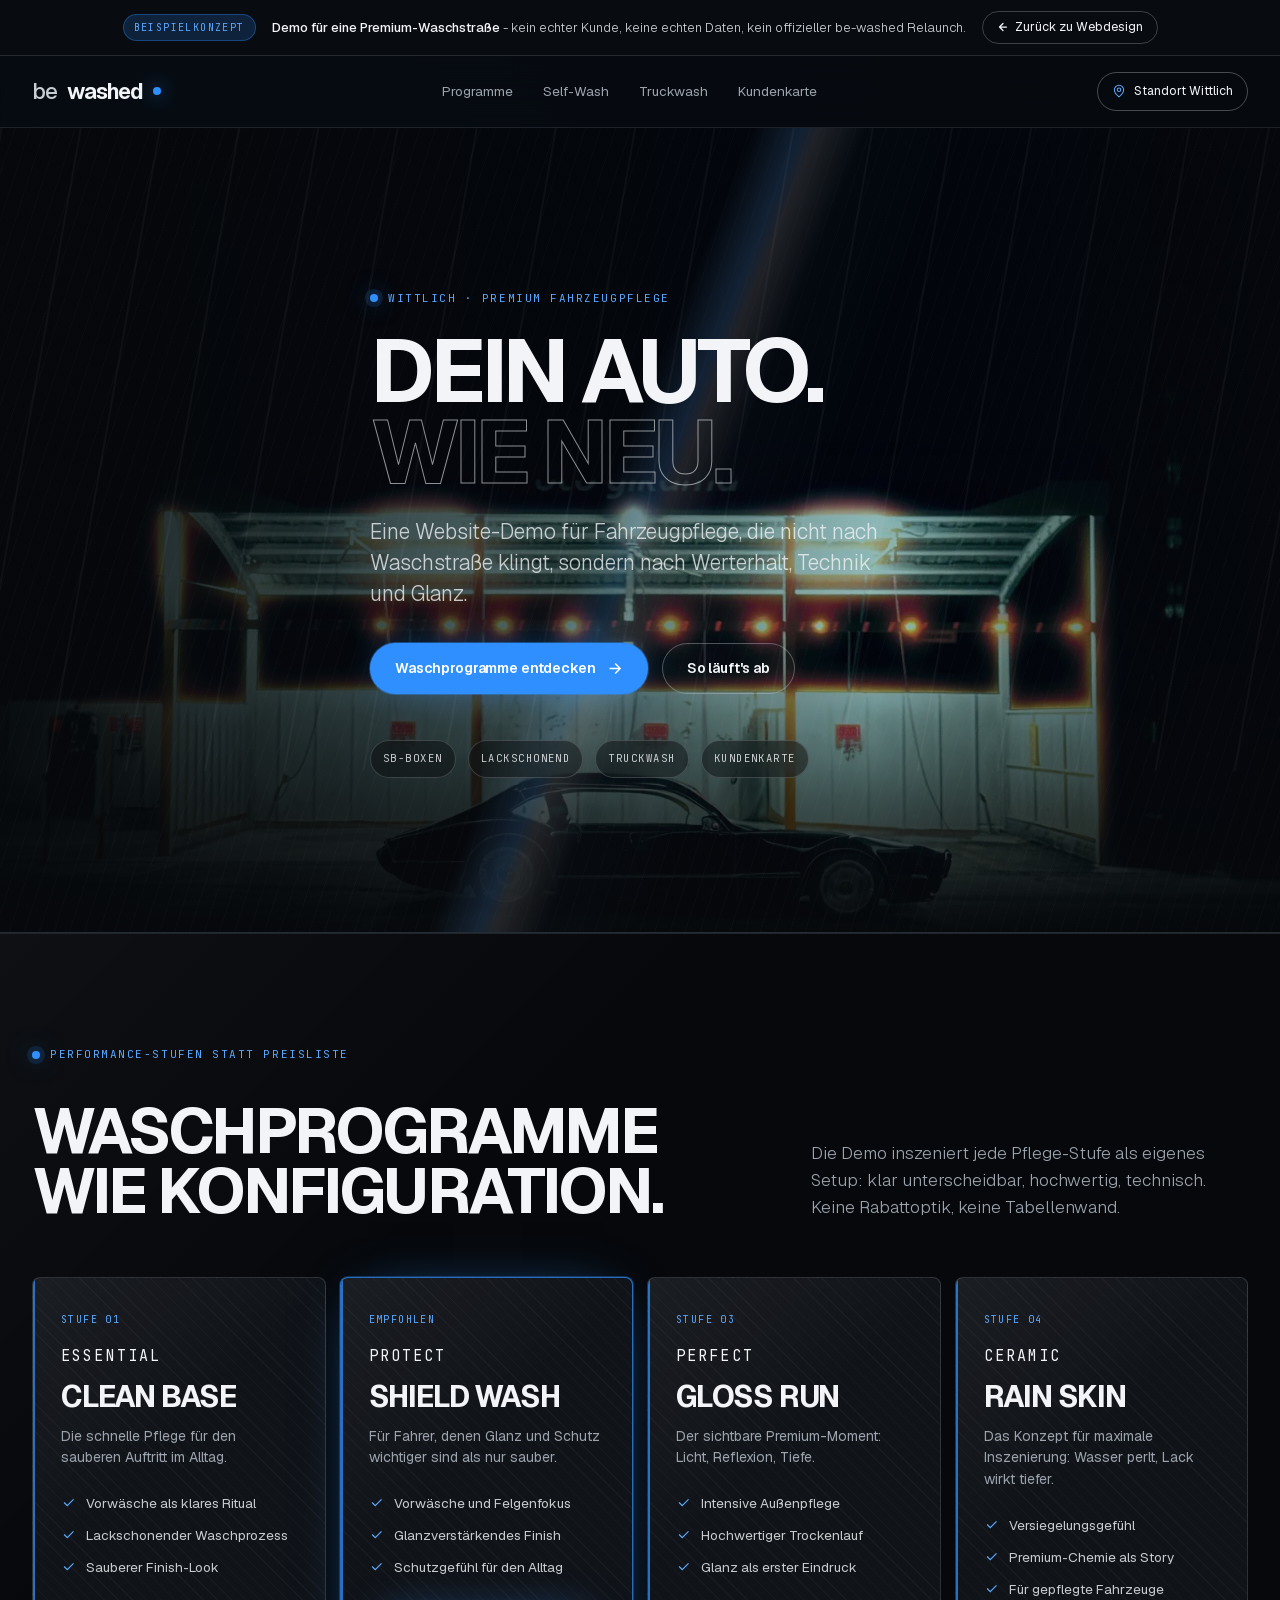
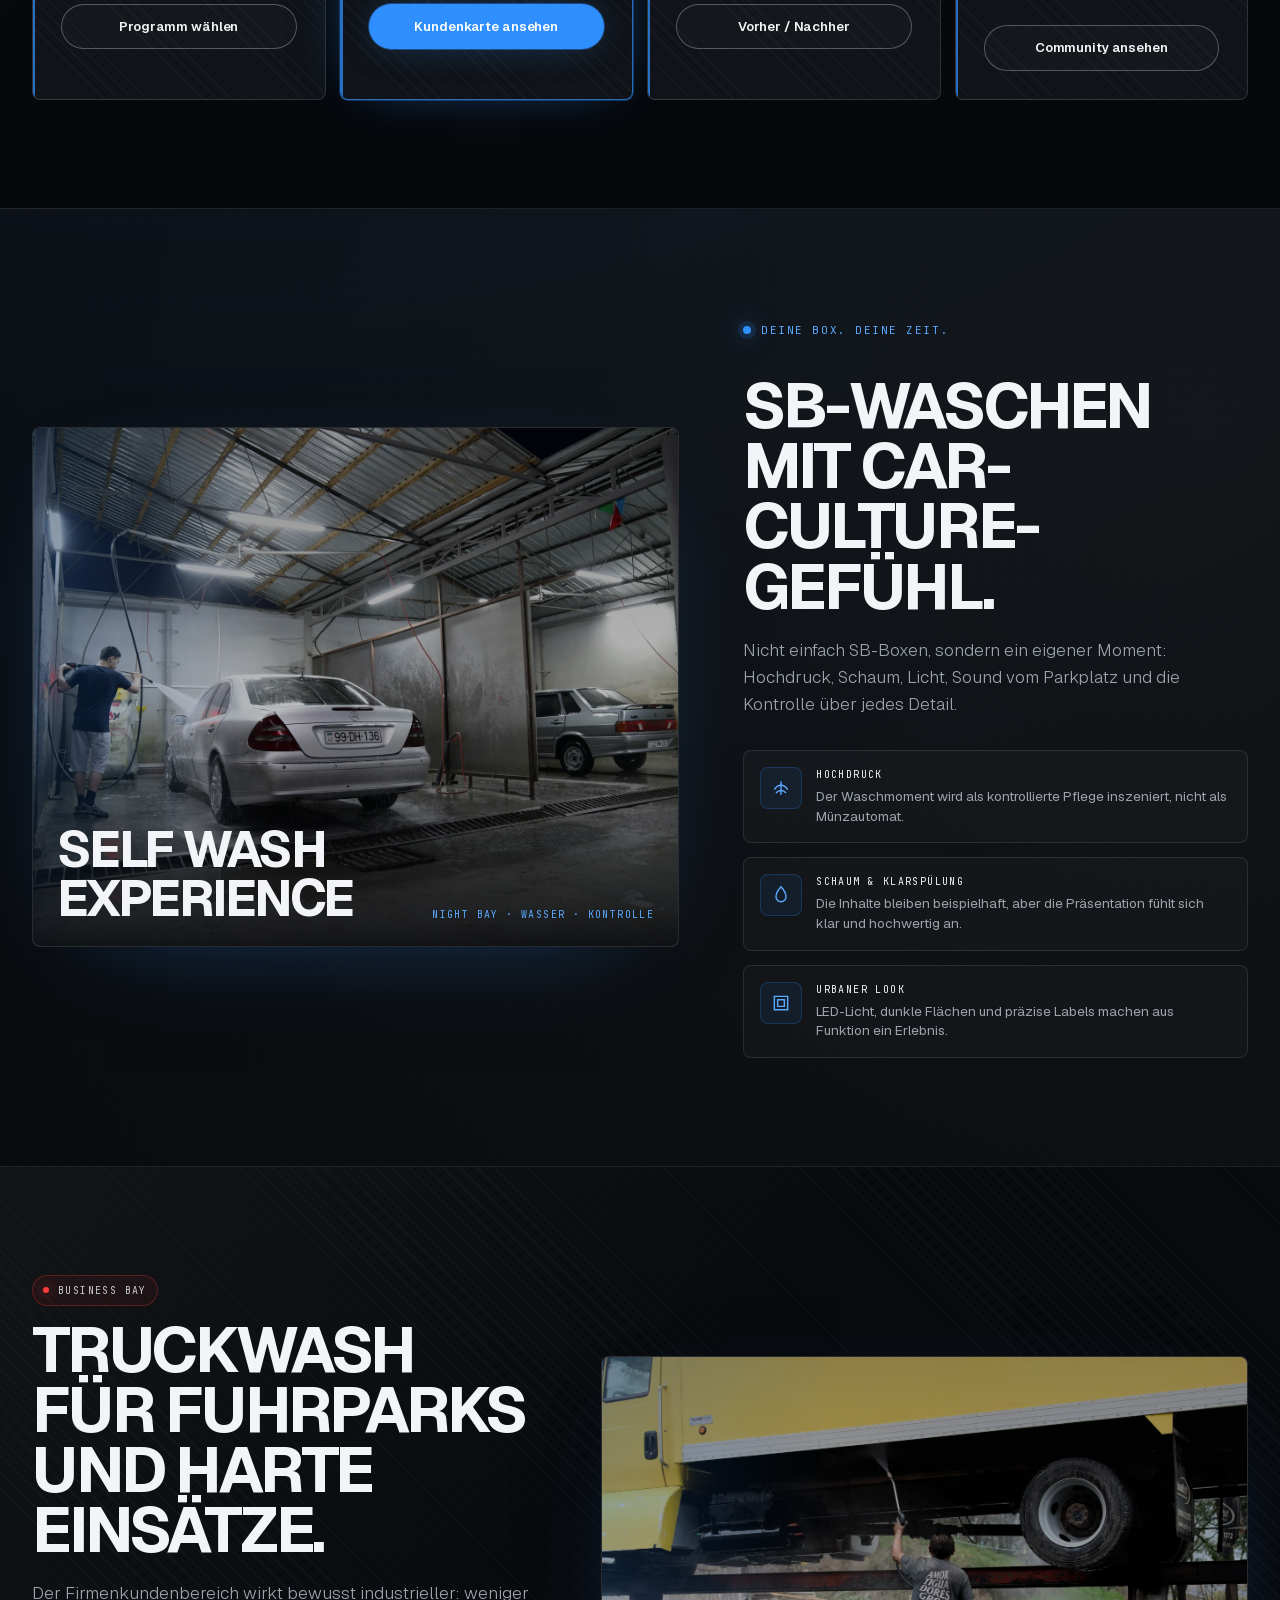
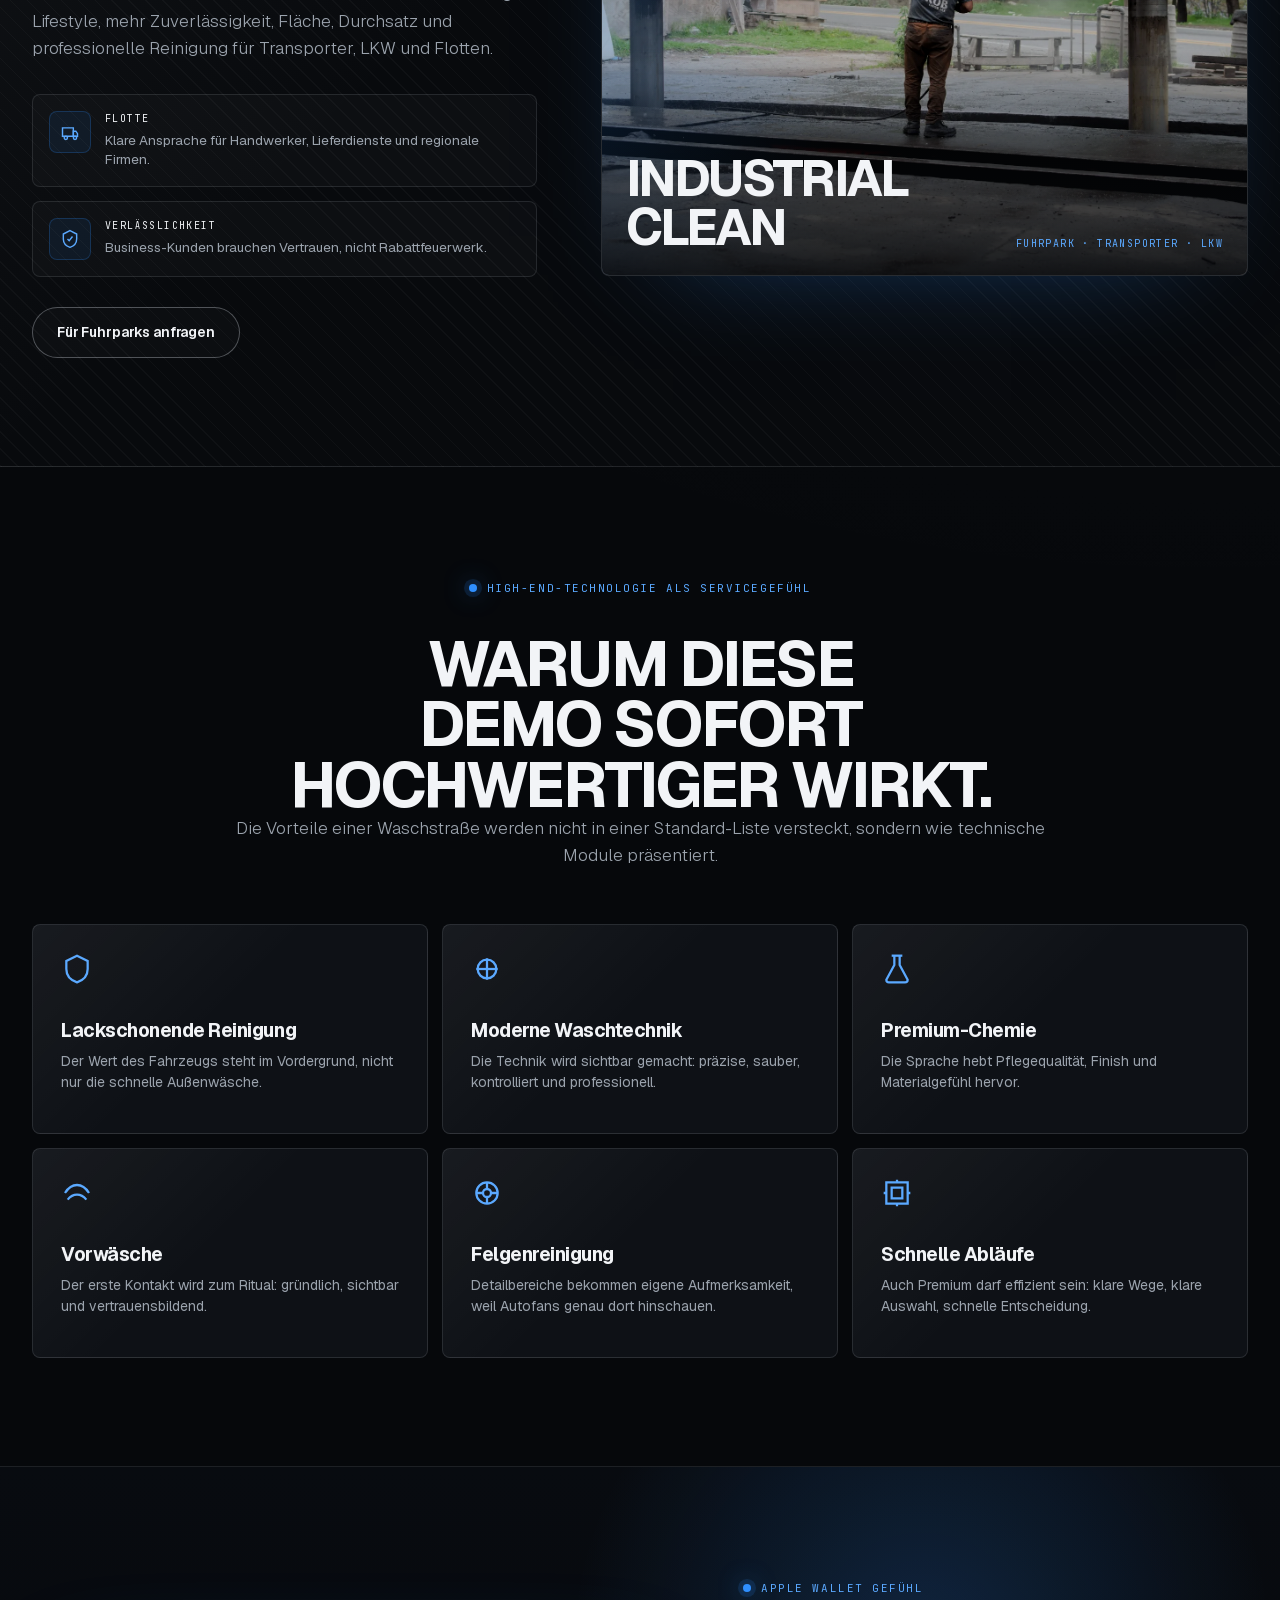
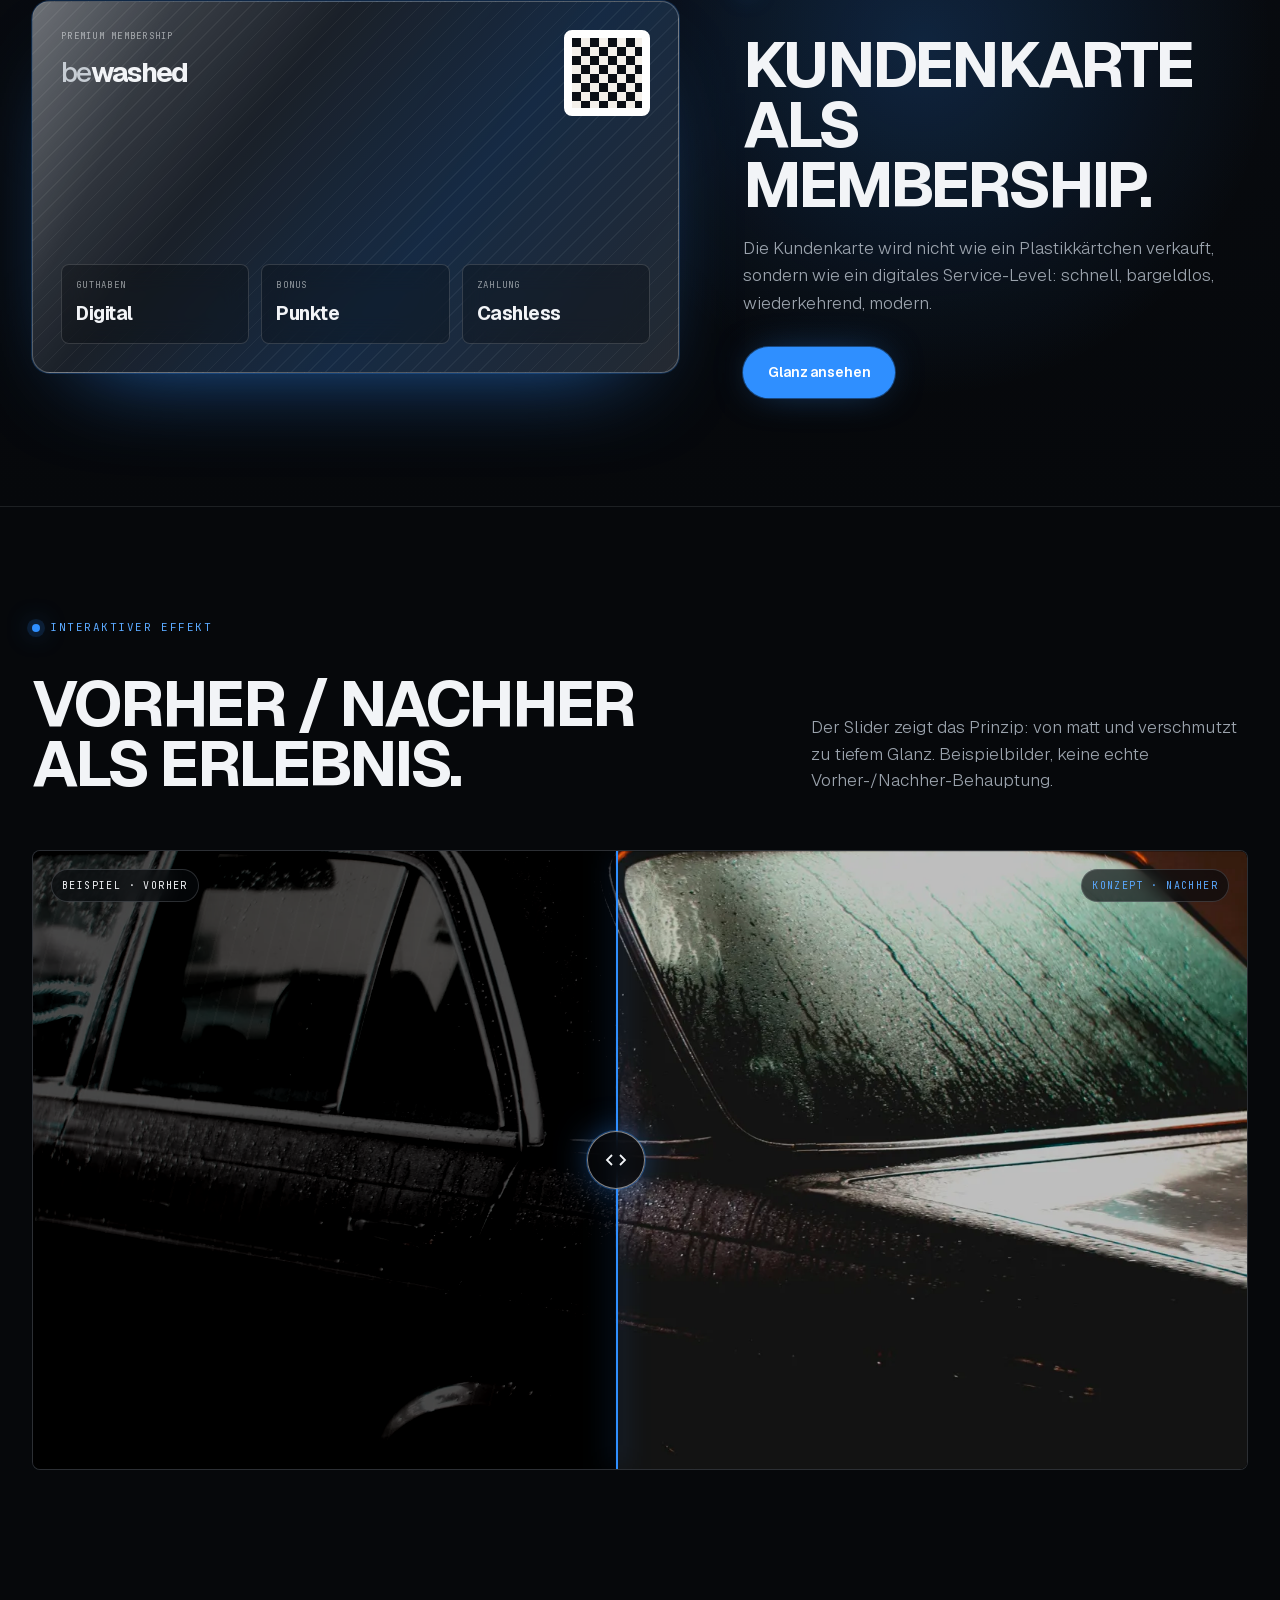
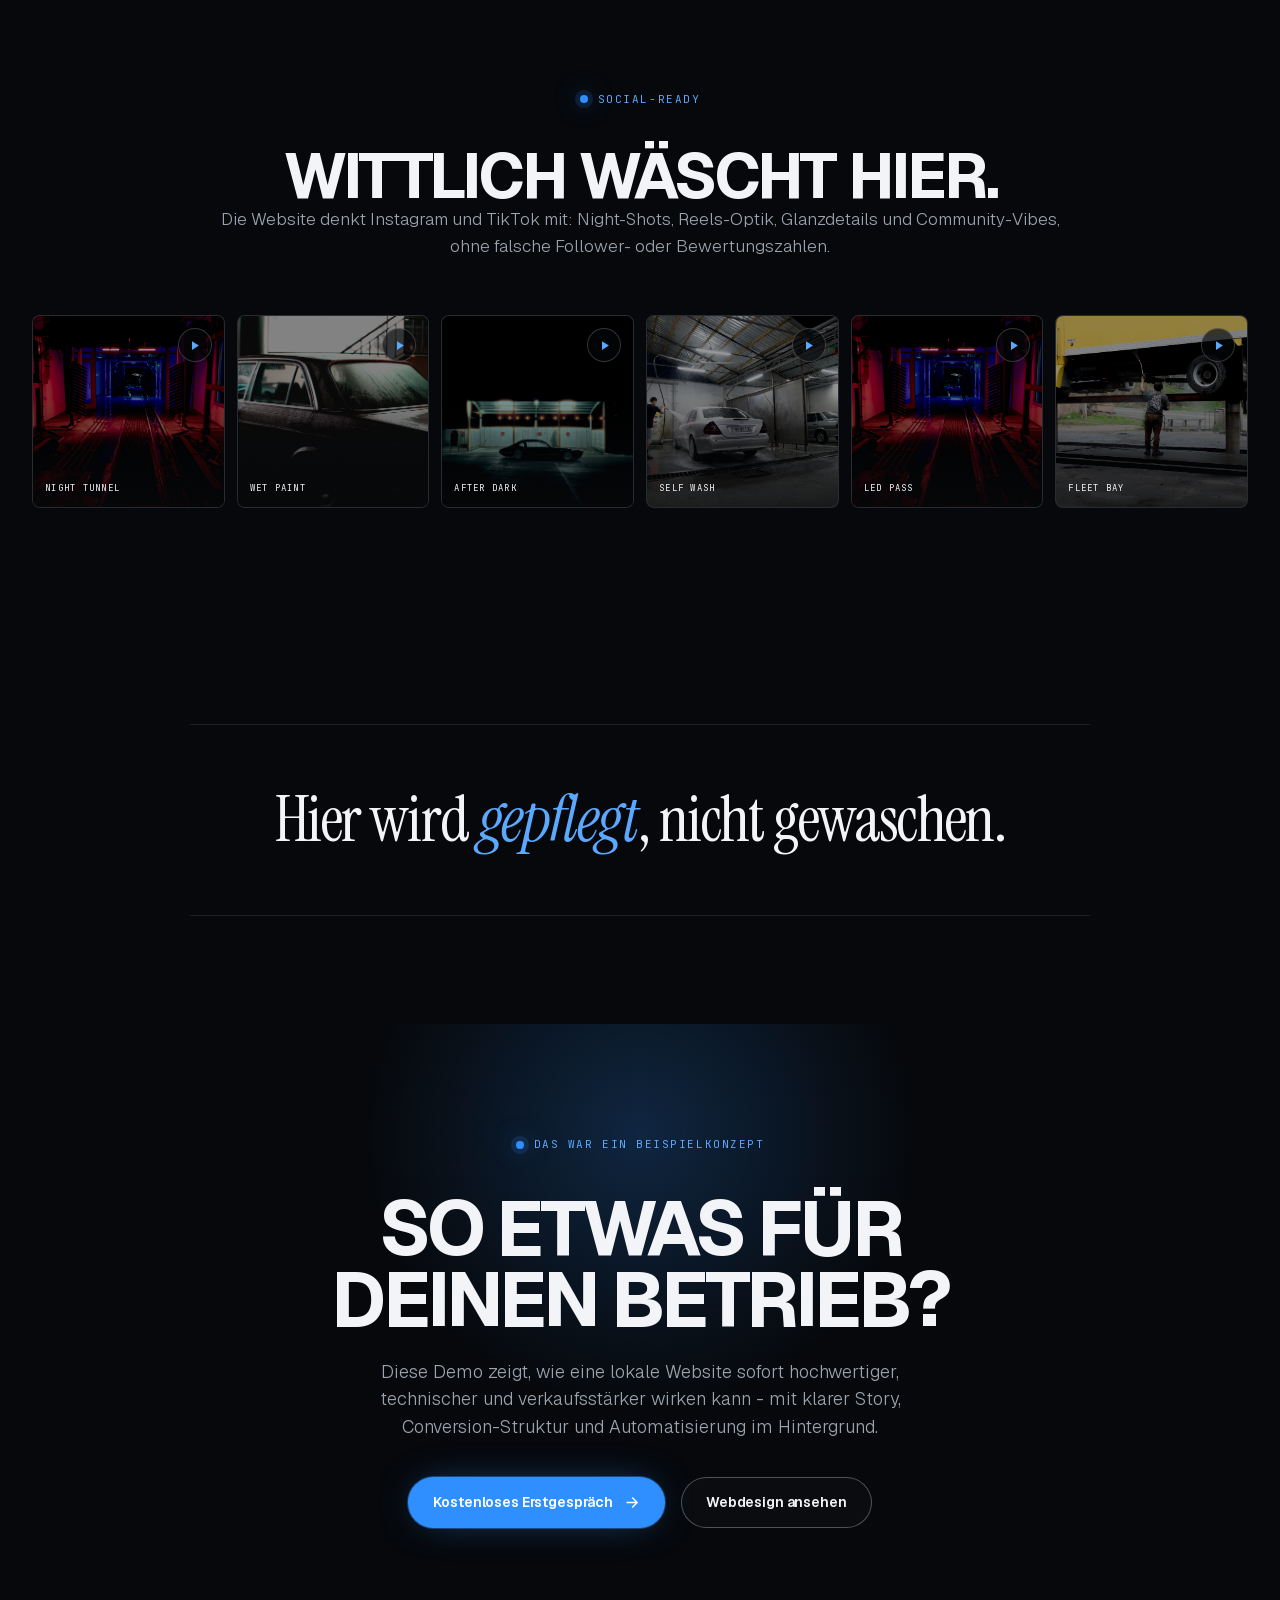
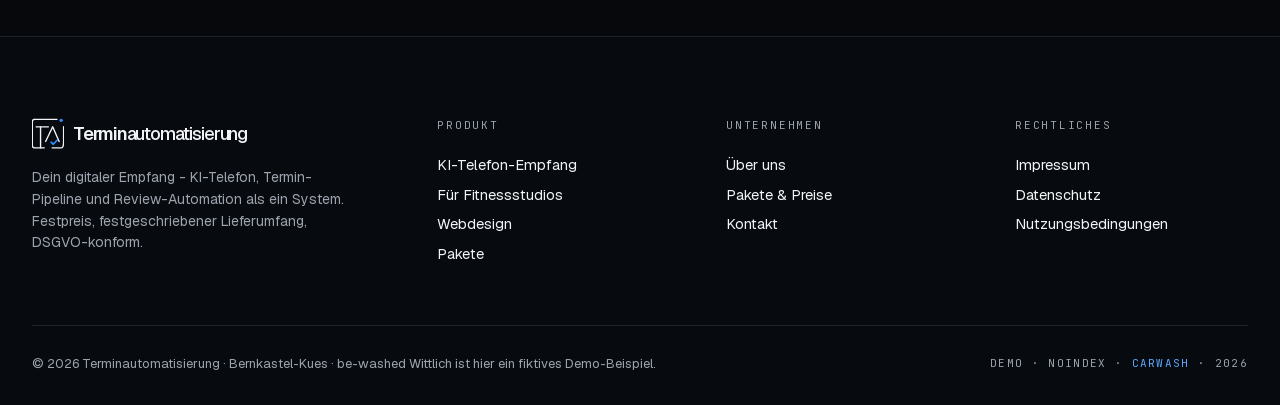
<file: beispiele/bewashed-wittlich.html>
<!DOCTYPE html>
<html lang="de">
<head>
<meta charset="UTF-8" />
<meta name="viewport" content="width=device-width, initial-scale=1.0" />
<title>Beispiel: Premium Carwash Website für be-washed Wittlich | Terminautomatisierung</title>
<meta name="description" content="Beispielkonzept: So könnte eine moderne Premium-Carwash-Website für eine Waschanlage in Wittlich aussehen. Demo von Terminautomatisierung, kein echter Kunde." />
<meta name="robots" content="noindex, follow" />
<link rel="canonical" href="http://terminautomatisierung.de/beispiele/bewashed-wittlich.html" />
<link rel="icon" href="data:," />
<link rel="stylesheet" href="../styles.css" />
<style>
  :root {
    --bw-bg: #06080B;
    --bw-surface: #0E1116;
    --bw-surface-2: #14181F;
    --bw-carbon: #1A1F27;
    --bw-line: #232A33;
    --bw-fg: #F2F4F7;
    --bw-fg-dim: #9BA3AD;
    --bw-fg-faint: #5C636C;
    --bw-led: #2F8FFF;
    --bw-led-soft: #5BA9FF;
    --bw-led-deep: #1567D6;
    --bw-chrome: #C7CDD4;
    --bw-signal: #FF3B3B;
    --bw-radius: 8px;
  }

  html, body {
    background: var(--bw-bg);
    color: var(--bw-fg);
  }

  body {
    background:
      radial-gradient(circle at 18% 4%, rgba(47, 143, 255, 0.12), transparent 28%),
      radial-gradient(circle at 94% 24%, rgba(255, 255, 255, 0.05), transparent 28%),
      var(--bw-bg);
  }

  body::before {
    content: "";
    position: fixed;
    inset: 0;
    pointer-events: none;
    z-index: 0;
    opacity: 0.22;
    background-image:
      linear-gradient(rgba(255,255,255,0.035) 1px, transparent 1px),
      linear-gradient(90deg, rgba(255,255,255,0.028) 1px, transparent 1px);
    background-size: 64px 64px;
    mask-image: linear-gradient(to bottom, transparent 0, #000 12%, #000 82%, transparent 100%);
  }

  main, footer, .demo-banner, .bw-nav { position: relative; z-index: 1; }

  section { padding: clamp(96px, 12vh, 160px) 0; }
  .container { max-width: 1280px; padding: 0 32px; }
  .bw-container { max-width: 1280px; margin: 0 auto; padding: 0 32px; }

  .demo-banner {
    position: sticky;
    top: 0;
    z-index: 80;
    background: #080B10;
    color: var(--bw-fg);
    border-bottom: 1px solid rgba(199, 205, 212, 0.16);
    display: flex;
    align-items: center;
    justify-content: center;
    gap: 16px;
    padding: 11px 24px;
    flex-wrap: wrap;
    text-align: center;
  }

  .demo-banner .tag,
  .bw-mono,
  .bw-eyebrow,
  .bw-spec,
  .bw-card small,
  .bw-program-name,
  .bw-feature-label,
  .bw-wallet-label,
  .bw-social-label {
    font-family: 'JetBrains Mono', monospace;
    text-transform: uppercase;
    letter-spacing: 0.14em;
  }

  .demo-banner .tag {
    font-size: 10px;
    background: rgba(47,143,255,0.18);
    border: 1px solid rgba(47,143,255,0.34);
    color: var(--bw-led-soft);
    padding: 5px 10px;
    border-radius: 100px;
  }

  .demo-banner .txt {
    font-size: 13px;
    color: rgba(242,244,247,0.86);
    font-weight: 300;
  }

  .demo-banner .txt strong { color: var(--bw-fg); font-weight: 500; }

  .demo-banner a {
    font-size: 12.5px;
    color: var(--bw-fg);
    text-decoration: none;
    display: inline-flex;
    align-items: center;
    gap: 6px;
    border: 1px solid rgba(199,205,212,0.28);
    padding: 6px 14px;
    border-radius: 100px;
    transition: border-color .18s, background .18s;
  }

  .demo-banner a:hover { border-color: rgba(47,143,255,0.6); background: rgba(47,143,255,0.1); }
  .demo-banner svg { width: 12px; height: 12px; }

  .bw-nav {
    position: sticky;
    top: 50px;
    z-index: 70;
    border-bottom: 1px solid rgba(199,205,212,0.12);
    background: rgba(6,8,11,0.72);
    backdrop-filter: blur(20px);
    padding: 16px 0;
  }

  .bw-nav .inner {
    display: flex;
    align-items: center;
    justify-content: space-between;
    gap: 24px;
  }

  .bw-brand {
    display: inline-flex;
    align-items: center;
    gap: 10px;
    color: var(--bw-fg);
    text-decoration: none;
    letter-spacing: -0.05em;
    font-size: 22px;
    font-weight: 650;
  }

  .bw-brand .be { color: var(--bw-chrome); font-weight: 500; }
  .bw-brand .dot {
    width: 8px;
    height: 8px;
    border-radius: 50%;
    background: var(--bw-led);
    box-shadow: 0 0 18px rgba(47,143,255,0.9);
  }

  .bw-nav-links { display: flex; align-items: center; gap: 6px; }

  .bw-nav-links a {
    color: var(--bw-fg-dim);
    text-decoration: none;
    font-size: 13.5px;
    padding: 8px 12px;
    border-radius: var(--bw-radius);
    transition: color .18s, background .18s;
  }

  .bw-nav-links a:hover {
    color: var(--bw-fg);
    background: rgba(255,255,255,0.06);
  }

  .bw-location {
    display: inline-flex;
    align-items: center;
    gap: 8px;
    color: var(--bw-fg);
    text-decoration: none;
    font-size: 12.5px;
    padding: 9px 14px;
    border-radius: 100px;
    border: 1px solid rgba(199,205,212,0.34);
    white-space: nowrap;
  }

  .bw-location svg { width: 14px; height: 14px; color: var(--bw-led-soft); }

  .bw-btn {
    display: inline-flex;
    align-items: center;
    justify-content: center;
    gap: 10px;
    min-height: 50px;
    padding: 14px 24px;
    border-radius: 999px;
    text-decoration: none;
    font-size: 14px;
    font-weight: 600;
    letter-spacing: -0.01em;
    border: 1px solid transparent;
    transition: transform .18s, box-shadow .18s, background .18s, border-color .18s;
  }

  .bw-btn svg { width: 17px; height: 17px; }

  .bw-btn-primary {
    background: var(--bw-led);
    color: #fff;
    box-shadow: 0 0 0 1px rgba(47,143,255,.4), 0 0 40px -14px rgba(47,143,255,.7);
  }

  .bw-btn-primary:hover { background: var(--bw-led-soft); transform: translateY(-1px); }

  .bw-btn-ghost {
    border-color: rgba(199,205,212,0.36);
    color: var(--bw-fg);
    background: rgba(255,255,255,0.02);
  }

  .bw-btn-ghost:hover { border-color: rgba(47,143,255,0.6); background: rgba(47,143,255,0.07); }

  .bw-hero {
    min-height: calc(100vh - 96px);
    display: flex;
    align-items: stretch;
    padding: 0;
    position: relative;
    overflow: hidden;
    border-bottom: 1px solid rgba(199,205,212,0.12);
  }

  .bw-hero-media {
    position: absolute;
    inset: 0;
    background:
      linear-gradient(90deg, rgba(6,8,11,0.92) 0%, rgba(6,8,11,0.64) 38%, rgba(6,8,11,0.22) 68%, rgba(6,8,11,0.7) 100%),
      linear-gradient(0deg, var(--bw-bg) 0%, rgba(6,8,11,0.08) 36%, rgba(6,8,11,0.14) 100%),
      url('assets/bewashed/hero-carwash-night.webp');
    background-size: cover;
    background-position: center 44%;
    transform: scale(1.02);
    animation: bwKen 24s ease-in-out infinite alternate;
  }

  .bw-hero-media::after {
    content: "";
    position: absolute;
    inset: 0;
    background:
      linear-gradient(112deg, transparent 0%, transparent 42%, rgba(91,169,255,0.0) 47%, rgba(91,169,255,0.24) 50%, rgba(255,255,255,0.16) 51%, rgba(91,169,255,0.02) 54%, transparent 60%, transparent 100%),
      repeating-linear-gradient(108deg, rgba(255,255,255,0.02) 0 1px, transparent 1px 14px);
    mix-blend-mode: screen;
    opacity: 0.7;
    animation: bwSweep 7s ease-in-out infinite;
  }

  .bw-rain {
    position: absolute;
    inset: 0;
    opacity: 0.15;
    pointer-events: none;
    background-image: repeating-linear-gradient(100deg, transparent 0 28px, rgba(255,255,255,0.23) 29px 30px, transparent 31px 78px);
    transform: translateY(-20%);
    animation: bwRain 13s linear infinite;
  }

  .bw-hero .bw-container {
    min-height: calc(100vh - 96px);
    display: flex;
    align-items: center;
    position: relative;
    z-index: 2;
    padding-top: 92px;
    padding-bottom: 88px;
  }

  .bw-hero-copy { max-width: 820px; }

  .bw-eyebrow {
    display: inline-flex;
    align-items: center;
    gap: 10px;
    color: var(--bw-led-soft);
    font-size: 11px;
    margin-bottom: 24px;
  }

  .bw-eyebrow::before {
    content: "";
    width: 8px;
    height: 8px;
    border-radius: 50%;
    background: var(--bw-led);
    box-shadow: 0 0 0 5px rgba(47,143,255,0.14), 0 0 24px rgba(47,143,255,0.8);
  }

  .bw-hero h1 {
    font-family: 'Geist', system-ui, sans-serif;
    font-size: clamp(48px, 7vw, 104px);
    line-height: 0.9;
    letter-spacing: -0.055em;
    text-transform: uppercase;
    font-weight: 720;
    max-width: 780px;
    margin-bottom: 26px;
  }

  .bw-hero h1 span {
    color: transparent;
    -webkit-text-stroke: 1px rgba(242,244,247,0.58);
    text-shadow: none;
  }

  .bw-sub {
    color: rgba(242,244,247,0.78);
    font-size: clamp(17px, 1.65vw, 22px);
    line-height: 1.45;
    max-width: 540px;
    font-weight: 300;
    margin-bottom: 34px;
  }

  .bw-hero-ctas { display: flex; gap: 14px; flex-wrap: wrap; align-items: center; }

  .bw-spec-row {
    display: flex;
    flex-wrap: wrap;
    gap: 12px;
    margin-top: 46px;
  }

  .bw-spec {
    color: rgba(242,244,247,0.82);
    font-size: 10.5px;
    border: 1px solid rgba(199,205,212,0.22);
    background: rgba(6,8,11,0.42);
    border-radius: 999px;
    padding: 10px 12px;
    backdrop-filter: blur(12px);
  }

  .bw-section-head {
    display: grid;
    grid-template-columns: minmax(0, 0.9fr) minmax(320px, 0.55fr);
    gap: 64px;
    align-items: end;
    margin-bottom: 56px;
  }

  .bw-section-head.center {
    display: block;
    text-align: center;
    max-width: 840px;
    margin-left: auto;
    margin-right: auto;
  }

  .bw-section-head h2 {
    font-family: 'Geist', system-ui, sans-serif;
    font-size: clamp(38px, 5vw, 72px);
    line-height: 0.94;
    letter-spacing: -0.045em;
    text-transform: uppercase;
    font-weight: 720;
    margin-top: 14px;
  }

  .bw-section-head p {
    color: var(--bw-fg-dim);
    font-size: 17px;
    line-height: 1.58;
    font-weight: 300;
  }

  .bw-programs {
    overflow-x: clip;
    border-top: 1px solid rgba(199,205,212,0.14);
    border-bottom: 1px solid rgba(199,205,212,0.12);
    background:
      linear-gradient(135deg, rgba(255,255,255,0.03), transparent 34%),
      var(--bw-bg);
  }

  .bw-program-grid {
    display: grid;
    grid-template-columns: repeat(4, minmax(0, 1fr));
    gap: 14px;
  }

  .bw-card {
    position: relative;
    overflow: hidden;
    min-height: 390px;
    padding: 28px;
    border-radius: var(--bw-radius);
    border: 1px solid rgba(199,205,212,0.16);
    background:
      linear-gradient(135deg, rgba(255,255,255,0.055), rgba(255,255,255,0.006) 42%),
      repeating-linear-gradient(45deg, rgba(255,255,255,0.03) 0 1px, transparent 1px 10px),
      var(--bw-surface);
    transition: transform .2s, border-color .2s, box-shadow .2s;
  }

  .bw-card::before {
    content: "";
    position: absolute;
    left: 0;
    top: 0;
    bottom: 0;
    width: 2px;
    background: var(--bw-led);
    opacity: 0.75;
  }

  .bw-card:hover {
    transform: translateY(-4px);
    border-color: rgba(47,143,255,0.55);
    box-shadow: 0 0 0 1px rgba(47,143,255,.25), 0 24px 80px -44px rgba(47,143,255,.65);
  }

  .bw-card.recommended {
    border-color: rgba(47,143,255,0.72);
    box-shadow: 0 0 0 1px rgba(47,143,255,.3), 0 0 56px -28px rgba(47,143,255,.8);
  }

  .bw-card small {
    display: inline-flex;
    color: var(--bw-led-soft);
    font-size: 10px;
    margin-bottom: 18px;
  }

  .bw-program-name {
    color: var(--bw-fg);
    font-size: 15px;
    margin-bottom: 14px;
  }

  .bw-card h3 {
    font-family: 'Geist', system-ui, sans-serif;
    font-size: 30px;
    line-height: 1;
    letter-spacing: -0.04em;
    text-transform: uppercase;
    font-weight: 720;
    margin-bottom: 14px;
  }

  .bw-card p {
    color: var(--bw-fg-dim);
    font-size: 14px;
    line-height: 1.55;
    margin-bottom: 24px;
  }

  .bw-card ul { list-style: none; display: grid; gap: 12px; margin-bottom: 26px; }

  .bw-card li {
    display: flex;
    gap: 10px;
    align-items: flex-start;
    color: rgba(242,244,247,0.82);
    font-size: 13.5px;
  }

  .bw-card li svg {
    width: 15px;
    height: 15px;
    flex-shrink: 0;
    color: var(--bw-led-soft);
    margin-top: 2px;
  }

  .bw-card .bw-btn {
    width: 100%;
    min-height: 44px;
    padding: 12px 16px;
    font-size: 13px;
  }

  .bw-split {
    display: grid;
    grid-template-columns: minmax(0, 1fr) minmax(0, 0.78fr);
    gap: 64px;
    align-items: center;
  }

  .bw-split.reverse {
    grid-template-columns: minmax(0, 0.78fr) minmax(0, 1fr);
  }

  .bw-media {
    position: relative;
    min-height: 520px;
    border-radius: var(--bw-radius);
    overflow: hidden;
    border: 1px solid rgba(199,205,212,0.14);
    background: var(--bw-surface);
    box-shadow: 0 32px 110px -72px rgba(47,143,255,0.55);
  }

  .bw-media::before {
    content: "";
    position: absolute;
    inset: 0;
    background:
      linear-gradient(0deg, rgba(6,8,11,0.9), transparent 44%, rgba(6,8,11,0.26)),
      linear-gradient(90deg, rgba(47,143,255,0.18), transparent 36%);
    z-index: 1;
  }

  .bw-media img {
    width: 100%;
    height: 100%;
    position: absolute;
    inset: 0;
    object-fit: cover;
    filter: saturate(0.82) contrast(1.08) brightness(0.74);
    transform: scale(1.02);
  }

  .bw-media-caption {
    position: absolute;
    z-index: 2;
    left: 24px;
    right: 24px;
    bottom: 24px;
    display: flex;
    justify-content: space-between;
    gap: 16px;
    align-items: flex-end;
  }

  .bw-media-caption .big {
    font-family: 'Geist', sans-serif;
    font-weight: 720;
    font-size: clamp(28px, 4vw, 54px);
    line-height: .95;
    letter-spacing: -0.05em;
    text-transform: uppercase;
  }

  .bw-media-caption .tiny {
    color: var(--bw-led-soft);
    font-size: 10px;
    white-space: nowrap;
  }

  .bw-copy h2 {
    font-family: 'Geist', system-ui, sans-serif;
    font-size: clamp(38px, 5vw, 70px);
    line-height: 0.94;
    letter-spacing: -0.05em;
    text-transform: uppercase;
    font-weight: 720;
    margin: 14px 0 20px;
  }

  .bw-copy p {
    color: var(--bw-fg-dim);
    font-size: 17px;
    line-height: 1.6;
    font-weight: 300;
    max-width: 510px;
  }

  .bw-feature-list {
    display: grid;
    gap: 14px;
    margin-top: 32px;
    max-width: 560px;
  }

  .bw-feature {
    display: grid;
    grid-template-columns: 42px minmax(0, 1fr);
    gap: 14px;
    align-items: start;
    padding: 16px;
    border: 1px solid rgba(199,205,212,0.13);
    border-radius: var(--bw-radius);
    background: rgba(255,255,255,0.025);
  }

  .bw-feature svg {
    width: 42px;
    height: 42px;
    color: var(--bw-led-soft);
    padding: 10px;
    border: 1px solid rgba(47,143,255,0.22);
    background: rgba(47,143,255,0.08);
    border-radius: var(--bw-radius);
  }

  .bw-feature-label {
    color: var(--bw-fg);
    font-size: 10px;
    margin-bottom: 5px;
  }

  .bw-feature span:last-child {
    display: block;
    color: var(--bw-fg-dim);
    font-size: 13.5px;
    line-height: 1.45;
  }

  .bw-truck {
    background:
      linear-gradient(135deg, rgba(199,205,212,0.05), transparent 42%),
      repeating-linear-gradient(45deg, rgba(255,255,255,0.026) 0 1px, transparent 1px 12px),
      #080A0D;
    border-top: 1px solid rgba(199,205,212,0.12);
    border-bottom: 1px solid rgba(199,205,212,0.12);
  }

  .bw-signal {
    display: inline-flex;
    align-items: center;
    gap: 9px;
    color: var(--bw-chrome);
    font-size: 10px;
    letter-spacing: 0.14em;
    text-transform: uppercase;
    font-family: 'JetBrains Mono', monospace;
    border: 1px solid rgba(255,59,59,0.28);
    padding: 7px 10px;
    border-radius: 100px;
    background: rgba(255,59,59,0.06);
  }

  .bw-signal::before {
    content: "";
    width: 6px;
    height: 6px;
    border-radius: 50%;
    background: var(--bw-signal);
    box-shadow: 0 0 14px rgba(255,59,59,0.72);
  }

  .bw-tech-grid {
    display: grid;
    grid-template-columns: repeat(3, minmax(0, 1fr));
    gap: 14px;
  }

  .bw-tech-card {
    padding: 28px;
    border-radius: var(--bw-radius);
    border: 1px solid rgba(199,205,212,0.14);
    background:
      linear-gradient(135deg, rgba(255,255,255,0.045), transparent 46%),
      var(--bw-surface);
    min-height: 210px;
  }

  .bw-tech-card svg {
    width: 32px;
    height: 32px;
    color: var(--bw-led-soft);
    margin-bottom: 28px;
  }

  .bw-tech-card h3 {
    font-size: 19px;
    line-height: 1.12;
    letter-spacing: -0.025em;
    margin-bottom: 9px;
  }

  .bw-tech-card p {
    color: var(--bw-fg-dim);
    font-size: 14px;
    line-height: 1.55;
  }

  .bw-membership {
    background:
      radial-gradient(circle at 72% 28%, rgba(47,143,255,0.2), transparent 34%),
      linear-gradient(180deg, #080B10 0%, var(--bw-bg) 100%);
    border-top: 1px solid rgba(199,205,212,0.12);
  }

  .bw-wallet {
    position: relative;
    min-height: 370px;
    border-radius: 18px;
    padding: 28px;
    background:
      linear-gradient(128deg, rgba(255,255,255,0.28), rgba(255,255,255,0.04) 34%, rgba(47,143,255,0.16) 62%, rgba(255,255,255,0.08)),
      repeating-linear-gradient(135deg, rgba(255,255,255,0.05) 0 1px, transparent 1px 12px),
      #111720;
    border: 1px solid rgba(199,205,212,0.32);
    box-shadow: 0 0 0 1px rgba(47,143,255,.22), 0 38px 100px -54px rgba(47,143,255,.8);
    transform: perspective(1000px) rotateX(7deg) rotateY(-9deg);
    overflow: hidden;
  }

  .bw-wallet::after {
    content: "";
    position: absolute;
    inset: -40%;
    background: linear-gradient(115deg, transparent 38%, rgba(255,255,255,0.18) 50%, transparent 62%);
    transform: translateX(-38%);
    animation: bwCardSweep 9s ease-in-out infinite;
  }

  .bw-wallet-content { position: relative; z-index: 2; min-height: 314px; display: flex; flex-direction: column; justify-content: space-between; }

  .bw-wallet-top {
    display: flex;
    justify-content: space-between;
    gap: 24px;
    align-items: flex-start;
  }

  .bw-wallet-brand {
    font-size: 28px;
    letter-spacing: -0.06em;
    font-weight: 700;
  }

  .bw-wallet-brand span { color: var(--bw-chrome); font-weight: 500; }

  .bw-qr {
    width: 86px;
    height: 86px;
    border-radius: 8px;
    background:
      linear-gradient(90deg, #fff 9px, transparent 9px 18px, #fff 18px 27px, transparent 27px 36px, #fff 36px 45px, transparent 45px 54px, #fff 54px 63px, transparent 63px),
      linear-gradient(#fff 9px, transparent 9px 18px, #fff 18px 27px, transparent 27px 36px, #fff 36px 45px, transparent 45px 54px, #fff 54px 63px, transparent 63px),
      #0b0f15;
    background-blend-mode: difference;
    border: 8px solid #fff;
  }

  .bw-wallet-grid {
    display: grid;
    grid-template-columns: repeat(3, 1fr);
    gap: 12px;
  }

  .bw-wallet-stat {
    padding: 14px;
    border-radius: 8px;
    border: 1px solid rgba(255,255,255,0.15);
    background: rgba(6,8,11,0.32);
    backdrop-filter: blur(12px);
  }

  .bw-wallet-label {
    color: rgba(242,244,247,0.58);
    font-size: 9px;
    margin-bottom: 8px;
  }

  .bw-wallet-stat strong {
    font-size: 19px;
    letter-spacing: -0.025em;
  }

  .bw-before-after {
    border-top: 1px solid rgba(199,205,212,0.12);
  }

  .bw-slider {
    position: relative;
    min-height: min(620px, 62vw);
    border-radius: var(--bw-radius);
    overflow: hidden;
    border: 1px solid rgba(199,205,212,0.16);
    background: var(--bw-surface);
    cursor: ew-resize;
    user-select: none;
    touch-action: none;
  }

  .bw-slide-img {
    position: absolute;
    inset: 0;
    background-image: url('assets/bewashed/wet-detail.webp');
    background-size: cover;
    background-position: center;
  }

  .bw-slide-before {
    filter: grayscale(0.55) brightness(0.38) contrast(1.35) saturate(0.55);
  }

  .bw-slide-before::after {
    content: "";
    position: absolute;
    inset: 0;
    background:
      radial-gradient(circle at 22% 28%, rgba(80,67,52,0.9) 0 2px, transparent 3px 18px),
      radial-gradient(circle at 78% 46%, rgba(78,58,42,0.7) 0 2px, transparent 3px 22px),
      repeating-linear-gradient(104deg, rgba(160,136,104,0.12) 0 2px, transparent 2px 18px),
      rgba(50,42,35,0.18);
    mix-blend-mode: screen;
  }

  .bw-slide-after {
    filter: saturate(1.05) brightness(0.82) contrast(1.12);
    clip-path: inset(0 0 0 48%);
  }

  .bw-slider-line {
    position: absolute;
    top: 0;
    bottom: 0;
    left: 48%;
    width: 2px;
    background: var(--bw-led);
    box-shadow: 0 0 28px rgba(47,143,255,0.95);
    z-index: 3;
  }

  .bw-slider-handle {
    position: absolute;
    top: 50%;
    left: 48%;
    z-index: 4;
    width: 58px;
    height: 58px;
    transform: translate(-50%, -50%);
    border-radius: 50%;
    border: 1px solid rgba(255,255,255,0.5);
    background: rgba(6,8,11,0.72);
    backdrop-filter: blur(10px);
    display: grid;
    place-items: center;
    box-shadow: 0 0 0 1px rgba(47,143,255,.35), 0 0 38px -8px rgba(47,143,255,.8);
  }

  .bw-slider-handle svg { width: 24px; height: 24px; color: var(--bw-fg); }

  .bw-slider-label {
    position: absolute;
    z-index: 5;
    top: 18px;
    padding: 8px 10px;
    border-radius: 999px;
    background: rgba(6,8,11,0.65);
    border: 1px solid rgba(199,205,212,0.2);
    color: var(--bw-fg);
    font-size: 10px;
    font-family: 'JetBrains Mono', monospace;
    letter-spacing: 0.14em;
    text-transform: uppercase;
    backdrop-filter: blur(10px);
  }

  .bw-slider-label.before { left: 18px; }
  .bw-slider-label.after { right: 18px; color: var(--bw-led-soft); }

  .bw-social-grid {
    display: grid;
    grid-template-columns: repeat(6, 1fr);
    gap: 12px;
  }

  .bw-social-tile {
    aspect-ratio: 1;
    position: relative;
    overflow: hidden;
    border-radius: var(--bw-radius);
    border: 1px solid rgba(199,205,212,0.14);
    background: var(--bw-surface);
  }

  .bw-social-tile img {
    width: 100%;
    height: 100%;
    object-fit: cover;
    filter: saturate(0.82) brightness(0.58) contrast(1.12);
    transition: transform .28s, filter .28s;
  }

  .bw-social-tile:hover img { transform: scale(1.06); filter: saturate(1) brightness(0.72) contrast(1.15); }

  .bw-social-tile::after {
    content: "";
    position: absolute;
    inset: 0;
    background: linear-gradient(0deg, rgba(6,8,11,0.76), transparent 58%);
  }

  .bw-social-label {
    position: absolute;
    left: 12px;
    bottom: 12px;
    z-index: 2;
    color: var(--bw-fg);
    font-size: 9px;
  }

  .bw-play {
    position: absolute;
    top: 12px;
    right: 12px;
    z-index: 2;
    width: 34px;
    height: 34px;
    border-radius: 50%;
    display: grid;
    place-items: center;
    background: rgba(6,8,11,0.62);
    border: 1px solid rgba(199,205,212,0.24);
    color: var(--bw-led-soft);
  }

  .bw-play svg { width: 15px; height: 15px; }

  .bw-final {
    text-align: center;
    background:
      radial-gradient(circle at 50% 18%, rgba(47,143,255,0.22), transparent 34%),
      var(--bw-bg);
  }

  .bw-final h2 {
    font-family: 'Geist', system-ui, sans-serif;
    font-size: clamp(42px, 6vw, 86px);
    line-height: .93;
    letter-spacing: -0.052em;
    text-transform: uppercase;
    max-width: 860px;
    margin: 16px auto 22px;
  }

  .bw-final p {
    color: var(--bw-fg-dim);
    font-size: 18px;
    line-height: 1.55;
    max-width: 620px;
    margin: 0 auto 36px;
    font-weight: 300;
  }

  .bw-final .cta-row { justify-content: center; }

  .bw-quote {
    margin: 0 auto;
    max-width: 900px;
    text-align: center;
    padding: 64px 40px;
    border-top: 1px solid rgba(199,205,212,0.12);
    border-bottom: 1px solid rgba(199,205,212,0.12);
  }

  .bw-quote p {
    font-family: 'Instrument Serif', serif;
    font-size: clamp(36px, 5vw, 76px);
    line-height: .96;
    letter-spacing: -0.025em;
    color: var(--bw-fg);
  }

  .bw-quote span { color: var(--bw-led-soft); font-style: italic; }

  .reveal {
    opacity: 0;
    transform: translateY(24px);
    transition: opacity .7s ease, transform .7s ease;
  }

  .reveal.in { opacity: 1; transform: translateY(0); }

  footer {
    background: #070A0E;
    border-top: 1px solid rgba(199,205,212,0.12);
    color: var(--bw-fg);
  }

  footer .top { border-bottom-color: rgba(199,205,212,0.12); }
  footer .brand p,
  footer .col h4,
  footer .copy,
  footer .meta { color: var(--bw-fg-dim); }
  footer .col a { color: var(--bw-fg); }
  footer .col a:hover,
  footer .meta span { color: var(--bw-led-soft); }
  footer .logo .brand-strong,
  footer .logo .brand-light { color: var(--bw-fg); }
  footer .logo-icon g { stroke: var(--bw-fg); }
  footer .logo-icon circle { fill: var(--bw-led); }
  footer .logo-icon > path { stroke: var(--bw-led); }

  @keyframes bwKen {
    0% { transform: scale(1.02) translate3d(0,0,0); }
    100% { transform: scale(1.07) translate3d(-1.5%, 1%, 0); }
  }

  @keyframes bwSweep {
    0%, 22% { transform: translateX(-68%); opacity: 0; }
    42% { opacity: .75; }
    70%, 100% { transform: translateX(68%); opacity: 0; }
  }

  @keyframes bwRain {
    0% { transform: translateY(-20%); }
    100% { transform: translateY(20%); }
  }

  @keyframes bwCardSweep {
    0%, 36% { transform: translateX(-42%); opacity: 0; }
    54% { opacity: .85; }
    78%, 100% { transform: translateX(44%); opacity: 0; }
  }

  @media (prefers-reduced-motion: reduce) {
    *, *::before, *::after {
      animation-duration: 0.001ms !important;
      animation-iteration-count: 1 !important;
      scroll-behavior: auto !important;
      transition-duration: 0.001ms !important;
    }
    .reveal { opacity: 1; transform: none; }
  }

  @media (max-width: 1080px) {
    .bw-nav-links { display: none; }
    .bw-section-head,
    .bw-split,
    .bw-split.reverse { grid-template-columns: 1fr; gap: 40px; }
    .bw-program-grid {
      display: flex;
      width: 100%;
      max-width: 100%;
      overflow-x: auto;
      overflow-y: hidden;
      scroll-snap-type: x mandatory;
      padding-bottom: 10px;
      overscroll-behavior-inline: contain;
    }
    .bw-card {
      min-width: min(82vw, 360px);
      scroll-snap-align: start;
    }
    .bw-tech-grid { grid-template-columns: repeat(2, minmax(0, 1fr)); }
    .bw-social-grid { grid-template-columns: repeat(3, 1fr); }
    .bw-wallet { transform: none; }
  }

  @media (max-width: 768px) {
    .bw-container,
    .container { padding: 0 22px; }
    section { padding: 82px 0; }
    .bw-nav { top: 70px; }
    .bw-location { display: none; }
    .bw-hero,
    .bw-hero .bw-container { min-height: auto; }
    .bw-hero .bw-container { padding-top: 88px; padding-bottom: 72px; }
    .bw-hero h1 { font-size: clamp(42px, 15vw, 64px); }
    .bw-hero-ctas .bw-btn,
    .bw-final .bw-btn { width: 100%; }
    .bw-spec-row { gap: 8px; margin-top: 32px; }
    .bw-media { min-height: 420px; }
    .bw-media-caption { display: block; }
    .bw-media-caption .tiny { margin-top: 14px; display: inline-flex; }
    .bw-tech-grid { grid-template-columns: 1fr; }
    .bw-wallet-grid { grid-template-columns: 1fr; }
    .bw-slider { min-height: 520px; }
    .bw-social-grid { grid-template-columns: repeat(2, 1fr); }
    .bw-quote { padding: 48px 18px; }
  }

  @media (max-width: 520px) {
    .demo-banner { padding: 10px 14px; }
    .demo-banner .txt { font-size: 12px; }
    .bw-nav { top: 92px; }
    .bw-brand { font-size: 19px; }
    .bw-section-head h2,
    .bw-copy h2 { font-size: 40px; }
    .bw-card { min-width: 84vw; padding: 24px; }
    .bw-media { min-height: 360px; }
    .bw-slider { min-height: 430px; }
    footer .top { grid-template-columns: 1fr; }
  }
</style>
</head>
<body>

<div class="demo-banner">
  <span class="tag">Beispielkonzept</span>
  <span class="txt"><strong>Demo für eine Premium-Waschstraße</strong> - kein echter Kunde, keine echten Daten, kein offizieller be-washed Relaunch.</span>
  <a href="../webdesign.html" aria-label="Zurück zur Webdesign-Seite">
    <svg viewBox="0 0 24 24" fill="none" stroke="currentColor" stroke-width="2.5" stroke-linecap="round" stroke-linejoin="round"><path d="M19 12H5M12 19l-7-7 7-7"/></svg>
    Zurück zu Webdesign
  </a>
</div>

<nav class="bw-nav" aria-label="be-washed Demo Navigation">
  <div class="bw-container inner">
    <a href="#" class="bw-brand" aria-label="be-washed Demo Start">
      <span class="be">be</span><span>washed</span><span class="dot"></span>
    </a>
    <div class="bw-nav-links">
      <a href="#programme">Programme</a>
      <a href="#selfwash">Self-Wash</a>
      <a href="#truckwash">Truckwash</a>
      <a href="#kundenkarte">Kundenkarte</a>
    </div>
    <a href="#truckwash" class="bw-location">
      <svg viewBox="0 0 24 24" fill="none" stroke="currentColor" stroke-width="1.8"><path d="M20 10c0 6-8 12-8 12S4 16 4 10a8 8 0 1 1 16 0z"/><circle cx="12" cy="10" r="3"/></svg>
      Standort Wittlich
    </a>
  </div>
</nav>

<main>
  <header class="bw-hero" id="start">
    <div class="bw-hero-media" role="img" aria-label="Dunkle Waschanlage bei Nacht mit Fahrzeug unter hellem Licht"></div>
    <div class="bw-rain"></div>
    <div class="bw-container">
      <div class="bw-hero-copy reveal">
        <div class="bw-eyebrow">Wittlich · Premium Fahrzeugpflege</div>
        <h1>Dein Auto.<br><span>Wie neu.</span></h1>
        <p class="bw-sub">Eine Website-Demo für Fahrzeugpflege, die nicht nach Waschstraße klingt, sondern nach Werterhalt, Technik und Glanz.</p>
        <div class="bw-hero-ctas">
          <a href="#programme" class="bw-btn bw-btn-primary">
            Waschprogramme entdecken
            <svg viewBox="0 0 24 24" fill="none" stroke="currentColor" stroke-width="2"><path d="M5 12h14M13 5l7 7-7 7"/></svg>
          </a>
          <a href="#ablauf" class="bw-btn bw-btn-ghost">So läuft's ab</a>
        </div>
        <div class="bw-spec-row" aria-label="Demo-Leistungsbereiche">
          <span class="bw-spec">SB-Boxen</span>
          <span class="bw-spec">Lackschonend</span>
          <span class="bw-spec">Truckwash</span>
          <span class="bw-spec">Kundenkarte</span>
        </div>
      </div>
    </div>
  </header>

  <section id="programme" class="bw-programs">
    <div class="bw-container">
      <div class="bw-section-head reveal">
        <div>
          <div class="bw-eyebrow">Performance-Stufen statt Preisliste</div>
          <h2>Waschprogramme wie Konfiguration.</h2>
        </div>
        <p>Die Demo inszeniert jede Pflege-Stufe als eigenes Setup: klar unterscheidbar, hochwertig, technisch. Keine Rabattoptik, keine Tabellenwand.</p>
      </div>
      <div class="bw-program-grid">
        <article class="bw-card reveal">
          <small>Stufe 01</small>
          <div class="bw-program-name">Essential</div>
          <h3>Clean Base</h3>
          <p>Die schnelle Pflege für den sauberen Auftritt im Alltag.</p>
          <ul>
            <li><svg viewBox="0 0 24 24" fill="none" stroke="currentColor" stroke-width="2"><path d="M5 12l5 5L20 7"/></svg>Vorwäsche als klares Ritual</li>
            <li><svg viewBox="0 0 24 24" fill="none" stroke="currentColor" stroke-width="2"><path d="M5 12l5 5L20 7"/></svg>Lackschonender Waschprozess</li>
            <li><svg viewBox="0 0 24 24" fill="none" stroke="currentColor" stroke-width="2"><path d="M5 12l5 5L20 7"/></svg>Sauberer Finish-Look</li>
          </ul>
          <a href="#ablauf" class="bw-btn bw-btn-ghost">Programm wählen</a>
        </article>
        <article class="bw-card reveal recommended">
          <small>Empfohlen</small>
          <div class="bw-program-name">Protect</div>
          <h3>Shield Wash</h3>
          <p>Für Fahrer, denen Glanz und Schutz wichtiger sind als nur sauber.</p>
          <ul>
            <li><svg viewBox="0 0 24 24" fill="none" stroke="currentColor" stroke-width="2"><path d="M5 12l5 5L20 7"/></svg>Vorwäsche und Felgenfokus</li>
            <li><svg viewBox="0 0 24 24" fill="none" stroke="currentColor" stroke-width="2"><path d="M5 12l5 5L20 7"/></svg>Glanzverstärkendes Finish</li>
            <li><svg viewBox="0 0 24 24" fill="none" stroke="currentColor" stroke-width="2"><path d="M5 12l5 5L20 7"/></svg>Schutzgefühl für den Alltag</li>
          </ul>
          <a href="#kundenkarte" class="bw-btn bw-btn-primary">Kundenkarte ansehen</a>
        </article>
        <article class="bw-card reveal">
          <small>Stufe 03</small>
          <div class="bw-program-name">Perfect</div>
          <h3>Gloss Run</h3>
          <p>Der sichtbare Premium-Moment: Licht, Reflexion, Tiefe.</p>
          <ul>
            <li><svg viewBox="0 0 24 24" fill="none" stroke="currentColor" stroke-width="2"><path d="M5 12l5 5L20 7"/></svg>Intensive Außenpflege</li>
            <li><svg viewBox="0 0 24 24" fill="none" stroke="currentColor" stroke-width="2"><path d="M5 12l5 5L20 7"/></svg>Hochwertiger Trockenlauf</li>
            <li><svg viewBox="0 0 24 24" fill="none" stroke="currentColor" stroke-width="2"><path d="M5 12l5 5L20 7"/></svg>Glanz als erster Eindruck</li>
          </ul>
          <a href="#vergleich" class="bw-btn bw-btn-ghost">Vorher / Nachher</a>
        </article>
        <article class="bw-card reveal">
          <small>Stufe 04</small>
          <div class="bw-program-name">Ceramic</div>
          <h3>Rain Skin</h3>
          <p>Das Konzept für maximale Inszenierung: Wasser perlt, Lack wirkt tiefer.</p>
          <ul>
            <li><svg viewBox="0 0 24 24" fill="none" stroke="currentColor" stroke-width="2"><path d="M5 12l5 5L20 7"/></svg>Versiegelungsgefühl</li>
            <li><svg viewBox="0 0 24 24" fill="none" stroke="currentColor" stroke-width="2"><path d="M5 12l5 5L20 7"/></svg>Premium-Chemie als Story</li>
            <li><svg viewBox="0 0 24 24" fill="none" stroke="currentColor" stroke-width="2"><path d="M5 12l5 5L20 7"/></svg>Für gepflegte Fahrzeuge</li>
          </ul>
          <a href="#community" class="bw-btn bw-btn-ghost">Community ansehen</a>
        </article>
      </div>
    </div>
  </section>

  <section id="selfwash">
    <div class="bw-container">
      <div class="bw-split">
        <div class="bw-media reveal" role="img" aria-label="Self-Wash-Bucht mit Hochdruckreiniger">
          <img src="assets/bewashed/self-wash-bay.webp" alt="" loading="lazy" />
          <div class="bw-media-caption">
            <div class="big">Self Wash<br>Experience</div>
            <div class="tiny bw-mono">NIGHT BAY · WASSER · KONTROLLE</div>
          </div>
        </div>
        <div class="bw-copy reveal">
          <div class="bw-eyebrow">Deine Box. Deine Zeit.</div>
          <h2>SB-Waschen mit Car-Culture-Gefühl.</h2>
          <p>Nicht einfach SB-Boxen, sondern ein eigener Moment: Hochdruck, Schaum, Licht, Sound vom Parkplatz und die Kontrolle über jedes Detail.</p>
          <div class="bw-feature-list">
            <div class="bw-feature">
              <svg viewBox="0 0 24 24" fill="none" stroke="currentColor" stroke-width="1.7"><path d="M4 14c4-7 12-7 16 0"/><path d="M6 18c3-4 9-4 12 0"/><path d="M12 4v16"/></svg>
              <div><div class="bw-feature-label">Hochdruck</div><span>Der Waschmoment wird als kontrollierte Pflege inszeniert, nicht als Münzautomat.</span></div>
            </div>
            <div class="bw-feature">
              <svg viewBox="0 0 24 24" fill="none" stroke="currentColor" stroke-width="1.7"><path d="M12 2s6 6.5 6 12a6 6 0 0 1-12 0c0-5.5 6-12 6-12z"/></svg>
              <div><div class="bw-feature-label">Schaum &amp; Klarspülung</div><span>Die Inhalte bleiben beispielhaft, aber die Präsentation fühlt sich klar und hochwertig an.</span></div>
            </div>
            <div class="bw-feature">
              <svg viewBox="0 0 24 24" fill="none" stroke="currentColor" stroke-width="1.7"><path d="M4 4h16v16H4z"/><path d="M8 8h8v8H8z"/></svg>
              <div><div class="bw-feature-label">Urbaner Look</div><span>LED-Licht, dunkle Flächen und präzise Labels machen aus Funktion ein Erlebnis.</span></div>
            </div>
          </div>
        </div>
      </div>
    </div>
  </section>

  <section id="truckwash" class="bw-truck">
    <div class="bw-container">
      <div class="bw-split reverse">
        <div class="bw-copy reveal">
          <span class="bw-signal">Business Bay</span>
          <h2>Truckwash für Fuhrparks und harte Einsätze.</h2>
          <p>Der Firmenkundenbereich wirkt bewusst industrieller: weniger Lifestyle, mehr Zuverlässigkeit, Fläche, Durchsatz und professionelle Reinigung für Transporter, LKW und Flotten.</p>
          <div class="bw-feature-list">
            <div class="bw-feature">
              <svg viewBox="0 0 24 24" fill="none" stroke="currentColor" stroke-width="1.7"><path d="M3 7h13v10H3z"/><path d="M16 11h3l2 3v3h-5z"/><circle cx="7" cy="19" r="2"/><circle cx="18" cy="19" r="2"/></svg>
              <div><div class="bw-feature-label">Flotte</div><span>Klare Ansprache für Handwerker, Lieferdienste und regionale Firmen.</span></div>
            </div>
            <div class="bw-feature">
              <svg viewBox="0 0 24 24" fill="none" stroke="currentColor" stroke-width="1.7"><path d="M12 2l8 4v6c0 5-3.5 8.5-8 10-4.5-1.5-8-5-8-10V6z"/><path d="M9 12l2 2 4-5"/></svg>
              <div><div class="bw-feature-label">Verlässlichkeit</div><span>Business-Kunden brauchen Vertrauen, nicht Rabattfeuerwerk.</span></div>
            </div>
          </div>
          <div style="margin-top: 30px;">
            <a href="#final" class="bw-btn bw-btn-ghost">Für Fuhrparks anfragen</a>
          </div>
        </div>
        <div class="bw-media reveal" role="img" aria-label="Gewerbliches Fahrzeug wird mit Hochdruck gereinigt">
          <img src="assets/bewashed/truck-wash.webp" alt="" loading="lazy" />
          <div class="bw-media-caption">
            <div class="big">Industrial<br>Clean</div>
            <div class="tiny bw-mono">FUHRPARK · TRANSPORTER · LKW</div>
          </div>
        </div>
      </div>
    </div>
  </section>

  <section id="ablauf">
    <div class="bw-container">
      <div class="bw-section-head center reveal">
        <div class="bw-eyebrow">High-End-Technologie als Servicegefühl</div>
        <h2>Warum diese Demo sofort hochwertiger wirkt.</h2>
        <p>Die Vorteile einer Waschstraße werden nicht in einer Standard-Liste versteckt, sondern wie technische Module präsentiert.</p>
      </div>
      <div class="bw-tech-grid">
        <article class="bw-tech-card reveal">
          <svg viewBox="0 0 24 24" fill="none" stroke="currentColor" stroke-width="1.7"><path d="M12 2l8 4v6c0 5-3.5 8.5-8 10-4.5-1.5-8-5-8-10V6z"/></svg>
          <h3>Lackschonende Reinigung</h3>
          <p>Der Wert des Fahrzeugs steht im Vordergrund, nicht nur die schnelle Außenwäsche.</p>
        </article>
        <article class="bw-tech-card reveal">
          <svg viewBox="0 0 24 24" fill="none" stroke="currentColor" stroke-width="1.7"><path d="M4 12h16"/><path d="M12 4v16"/><circle cx="12" cy="12" r="7"/></svg>
          <h3>Moderne Waschtechnik</h3>
          <p>Die Technik wird sichtbar gemacht: präzise, sauber, kontrolliert und professionell.</p>
        </article>
        <article class="bw-tech-card reveal">
          <svg viewBox="0 0 24 24" fill="none" stroke="currentColor" stroke-width="1.7"><path d="M10 2v7L4 20a2 2 0 0 0 2 2h12a2 2 0 0 0 2-2L14 9V2"/><path d="M8 2h8"/></svg>
          <h3>Premium-Chemie</h3>
          <p>Die Sprache hebt Pflegequalität, Finish und Materialgefühl hervor.</p>
        </article>
        <article class="bw-tech-card reveal">
          <svg viewBox="0 0 24 24" fill="none" stroke="currentColor" stroke-width="1.7"><path d="M3 12c5-8 13-8 18 0"/><path d="M5 17c4-5 10-5 14 0"/></svg>
          <h3>Vorwäsche</h3>
          <p>Der erste Kontakt wird zum Ritual: gründlich, sichtbar und vertrauensbildend.</p>
        </article>
        <article class="bw-tech-card reveal">
          <svg viewBox="0 0 24 24" fill="none" stroke="currentColor" stroke-width="1.7"><circle cx="12" cy="12" r="8"/><circle cx="12" cy="12" r="3"/><path d="M12 4v5M12 15v5M4 12h5M15 12h5"/></svg>
          <h3>Felgenreinigung</h3>
          <p>Detailbereiche bekommen eigene Aufmerksamkeit, weil Autofans genau dort hinschauen.</p>
        </article>
        <article class="bw-tech-card reveal">
          <svg viewBox="0 0 24 24" fill="none" stroke="currentColor" stroke-width="1.7"><path d="M4 4h16v16H4z"/><path d="M8 8h8v8H8z"/><path d="M2 12h2M20 12h2M12 2v2M12 20v2"/></svg>
          <h3>Schnelle Abläufe</h3>
          <p>Auch Premium darf effizient sein: klare Wege, klare Auswahl, schnelle Entscheidung.</p>
        </article>
      </div>
    </div>
  </section>

  <section id="kundenkarte" class="bw-membership">
    <div class="bw-container">
      <div class="bw-split">
        <div class="bw-wallet reveal" aria-label="Konzept einer digitalen be-washed Kundenkarte">
          <div class="bw-wallet-content">
            <div class="bw-wallet-top">
              <div>
                <div class="bw-wallet-label">Premium Membership</div>
                <div class="bw-wallet-brand"><span>be</span>washed</div>
              </div>
              <div class="bw-qr" aria-hidden="true"></div>
            </div>
            <div class="bw-wallet-grid">
              <div class="bw-wallet-stat"><div class="bw-wallet-label">Guthaben</div><strong>Digital</strong></div>
              <div class="bw-wallet-stat"><div class="bw-wallet-label">Bonus</div><strong>Punkte</strong></div>
              <div class="bw-wallet-stat"><div class="bw-wallet-label">Zahlung</div><strong>Cashless</strong></div>
            </div>
          </div>
        </div>
        <div class="bw-copy reveal">
          <div class="bw-eyebrow">Apple Wallet Gefühl</div>
          <h2>Kundenkarte als Membership.</h2>
          <p>Die Kundenkarte wird nicht wie ein Plastikkärtchen verkauft, sondern wie ein digitales Service-Level: schnell, bargeldlos, wiederkehrend, modern.</p>
          <div style="margin-top: 30px;">
            <a href="#vergleich" class="bw-btn bw-btn-primary">Glanz ansehen</a>
          </div>
        </div>
      </div>
    </div>
  </section>

  <section id="vergleich" class="bw-before-after">
    <div class="bw-container">
      <div class="bw-section-head reveal">
        <div>
          <div class="bw-eyebrow">Interaktiver Effekt</div>
          <h2>Vorher / Nachher als Erlebnis.</h2>
        </div>
        <p>Der Slider zeigt das Prinzip: von matt und verschmutzt zu tiefem Glanz. Beispielbilder, keine echte Vorher-/Nachher-Behauptung.</p>
      </div>
      <div class="bw-slider reveal" data-slider aria-label="Interaktiver Vorher-Nachher-Vergleich">
        <div class="bw-slide-img bw-slide-before"></div>
        <div class="bw-slide-img bw-slide-after" data-after></div>
        <div class="bw-slider-line" data-line></div>
        <div class="bw-slider-handle" data-handle>
          <svg viewBox="0 0 24 24" fill="none" stroke="currentColor" stroke-width="1.8"><path d="M8 7l-5 5 5 5M16 7l5 5-5 5"/></svg>
        </div>
        <div class="bw-slider-label before">Beispiel · vorher</div>
        <div class="bw-slider-label after">Konzept · nachher</div>
      </div>
    </div>
  </section>

  <section id="community">
    <div class="bw-container">
      <div class="bw-section-head center reveal">
        <div class="bw-eyebrow">Social-ready</div>
        <h2>Wittlich wäscht hier.</h2>
        <p>Die Website denkt Instagram und TikTok mit: Night-Shots, Reels-Optik, Glanzdetails und Community-Vibes, ohne falsche Follower- oder Bewertungszahlen.</p>
      </div>
      <div class="bw-social-grid">
        <div class="bw-social-tile reveal"><img src="assets/bewashed/tunnel-neon.webp" alt="" loading="lazy" /><span class="bw-play"><svg viewBox="0 0 24 24" fill="currentColor"><path d="M8 5v14l11-7z"/></svg></span><span class="bw-social-label">Night Tunnel</span></div>
        <div class="bw-social-tile reveal"><img src="assets/bewashed/wet-detail.webp" alt="" loading="lazy" /><span class="bw-play"><svg viewBox="0 0 24 24" fill="currentColor"><path d="M8 5v14l11-7z"/></svg></span><span class="bw-social-label">Wet Paint</span></div>
        <div class="bw-social-tile reveal"><img src="assets/bewashed/hero-carwash-night.webp" alt="" loading="lazy" /><span class="bw-play"><svg viewBox="0 0 24 24" fill="currentColor"><path d="M8 5v14l11-7z"/></svg></span><span class="bw-social-label">After Dark</span></div>
        <div class="bw-social-tile reveal"><img src="assets/bewashed/self-wash-bay.webp" alt="" loading="lazy" /><span class="bw-play"><svg viewBox="0 0 24 24" fill="currentColor"><path d="M8 5v14l11-7z"/></svg></span><span class="bw-social-label">Self Wash</span></div>
        <div class="bw-social-tile reveal"><img src="assets/bewashed/tunnel-neon.webp" alt="" loading="lazy" /><span class="bw-play"><svg viewBox="0 0 24 24" fill="currentColor"><path d="M8 5v14l11-7z"/></svg></span><span class="bw-social-label">LED Pass</span></div>
        <div class="bw-social-tile reveal"><img src="assets/bewashed/truck-wash.webp" alt="" loading="lazy" /><span class="bw-play"><svg viewBox="0 0 24 24" fill="currentColor"><path d="M8 5v14l11-7z"/></svg></span><span class="bw-social-label">Fleet Bay</span></div>
      </div>
    </div>
  </section>

  <section>
    <div class="bw-container">
      <div class="bw-quote reveal">
        <p>Hier wird <span>gepflegt</span>, nicht gewaschen.</p>
      </div>
    </div>
  </section>

  <section id="final" class="bw-final">
    <div class="bw-container reveal">
      <div class="bw-eyebrow" style="justify-content:center;">Das war ein Beispielkonzept</div>
      <h2>So etwas für deinen Betrieb?</h2>
      <p>Diese Demo zeigt, wie eine lokale Website sofort hochwertiger, technischer und verkaufsstärker wirken kann - mit klarer Story, Conversion-Struktur und Automatisierung im Hintergrund.</p>
      <div class="cta-row">
        <a href="../index.html#preis" class="bw-btn bw-btn-primary">
          Kostenloses Erstgespräch
          <svg viewBox="0 0 24 24" fill="none" stroke="currentColor" stroke-width="2"><path d="M5 12h14M13 5l7 7-7 7"/></svg>
        </a>
        <a href="../webdesign.html" class="bw-btn bw-btn-ghost">Webdesign ansehen</a>
      </div>
    </div>
  </section>
</main>

<footer>
  <div class="container">
    <div class="top">
      <div class="brand">
        <a href="../index.html#empfang" class="logo" aria-label="Terminautomatisierung Startseite">
          <svg class="logo-icon" viewBox="0 0 512 512" aria-hidden="true">
            <g fill="none" stroke="#0A141B" stroke-width="22" stroke-linecap="round" stroke-linejoin="round">
              <path d="M40 38 H398"/>
              <path d="M42 38 C20 38 5 54 5 76 V455 C5 477 21 493 43 493 H196"/>
              <path d="M506 156 V390 C506 472 488 493 468 493 H322"/>
              <path d="M66 157 H263"/>
              <path d="M137 157 V492"/>
              <path d="M218 392 L331 157 L434 392"/>
            </g>
            <circle cx="466" cy="53" r="27" fill="#0F8A5F"/>
            <path d="M306 402 L341 436 L401 372" fill="none" stroke="#0F8A5F" stroke-width="28" stroke-linecap="round" stroke-linejoin="round"/>
          </svg>
          <span class="wordmark"><span class="brand-strong">Termin</span><span class="brand-light">automatisierung</span></span>
        </a>
        <p>Dein digitaler Empfang - KI-Telefon, Termin-Pipeline und Review-Automation als ein System. Festpreis, festgeschriebener Lieferumfang, DSGVO-konform.</p>
      </div>
      <div class="col">
        <h4>Produkt</h4>
        <a href="../ki-telefon.html">KI-Telefon-Empfang</a>
        <a href="../ki-telefon-fitnessstudio.html">Für Fitnessstudios</a>
        <a href="../webdesign.html">Webdesign</a>
        <a href="../index.html#preis">Pakete</a>
      </div>
      <div class="col">
        <h4>Unternehmen</h4>
        <a href="../index.html#ueber-uns">Über uns</a>
        <a href="../index.html#preis">Pakete &amp; Preise</a>
        <a href="mailto:info@terminautomatisierung.de">Kontakt</a>
      </div>
      <div class="col">
        <h4>Rechtliches</h4>
        <a href="../impressum.html">Impressum</a>
        <a href="../datenschutz.html">Datenschutz</a>
        <a href="../nutzungsbedingungen.html">Nutzungsbedingungen</a>
      </div>
    </div>
    <div class="row">
      <div class="copy">© 2026 Terminautomatisierung · Bernkastel-Kues · be-washed Wittlich ist hier ein fiktives Demo-Beispiel.</div>
      <div class="meta">DEMO · NOINDEX · <span>CARWASH</span> · 2026</div>
    </div>
  </div>
</footer>

<script>
  const revealItems = document.querySelectorAll('.reveal');
  const observer = 'IntersectionObserver' in window
    ? new IntersectionObserver((entries) => {
        entries.forEach((entry) => {
          if (entry.isIntersecting) {
            entry.target.classList.add('in');
            observer.unobserve(entry.target);
          }
        });
      }, { threshold: 0.12 })
    : null;

  revealItems.forEach((item, index) => {
    item.style.transitionDelay = `${Math.min(index % 4, 3) * 70}ms`;
    if (observer) observer.observe(item);
    else item.classList.add('in');
  });

  document.querySelectorAll('[data-slider]').forEach((slider) => {
    const after = slider.querySelector('[data-after]');
    const line = slider.querySelector('[data-line]');
    const handle = slider.querySelector('[data-handle]');

    const setPosition = (clientX) => {
      const rect = slider.getBoundingClientRect();
      const pct = Math.max(7, Math.min(93, ((clientX - rect.left) / rect.width) * 100));
      after.style.clipPath = `inset(0 0 0 ${pct}%)`;
      line.style.left = `${pct}%`;
      handle.style.left = `${pct}%`;
    };

    slider.addEventListener('pointerdown', (event) => {
      slider.setPointerCapture(event.pointerId);
      setPosition(event.clientX);
    });
    slider.addEventListener('pointermove', (event) => {
      if (event.buttons || event.pointerType === 'touch') setPosition(event.clientX);
    });
  });
</script>

<script type="application/ld+json">
{
  "@context": "https://schema.org",
  "@graph": [
    {
      "@type": "WebPage",
      "@id": "http://terminautomatisierung.de/beispiele/bewashed-wittlich.html",
      "url": "http://terminautomatisierung.de/beispiele/bewashed-wittlich.html",
      "name": "Beispiel: Premium Carwash Website für be-washed Wittlich",
      "description": "Fiktives Demo-Konzept einer Premium-Carwash-Website für eine Waschanlage in Wittlich. Kein echter Kunde und kein offizieller Relaunch.",
      "inLanguage": "de",
      "isPartOf": { "@id": "http://terminautomatisierung.de/#website" },
      "about": "Demonstrations- und Beispielkonzept für Webdesign von Terminautomatisierung"
    },
    {
      "@type": "BreadcrumbList",
      "itemListElement": [
        { "@type": "ListItem", "position": 1, "name": "Startseite", "item": "http://terminautomatisierung.de/" },
        { "@type": "ListItem", "position": 2, "name": "Webdesign", "item": "http://terminautomatisierung.de/webdesign.html" },
        { "@type": "ListItem", "position": 3, "name": "Beispiel: be-washed Wittlich", "item": "http://terminautomatisierung.de/beispiele/bewashed-wittlich.html" }
      ]
    }
  ]
}
</script>

</body>
</html>
</file>
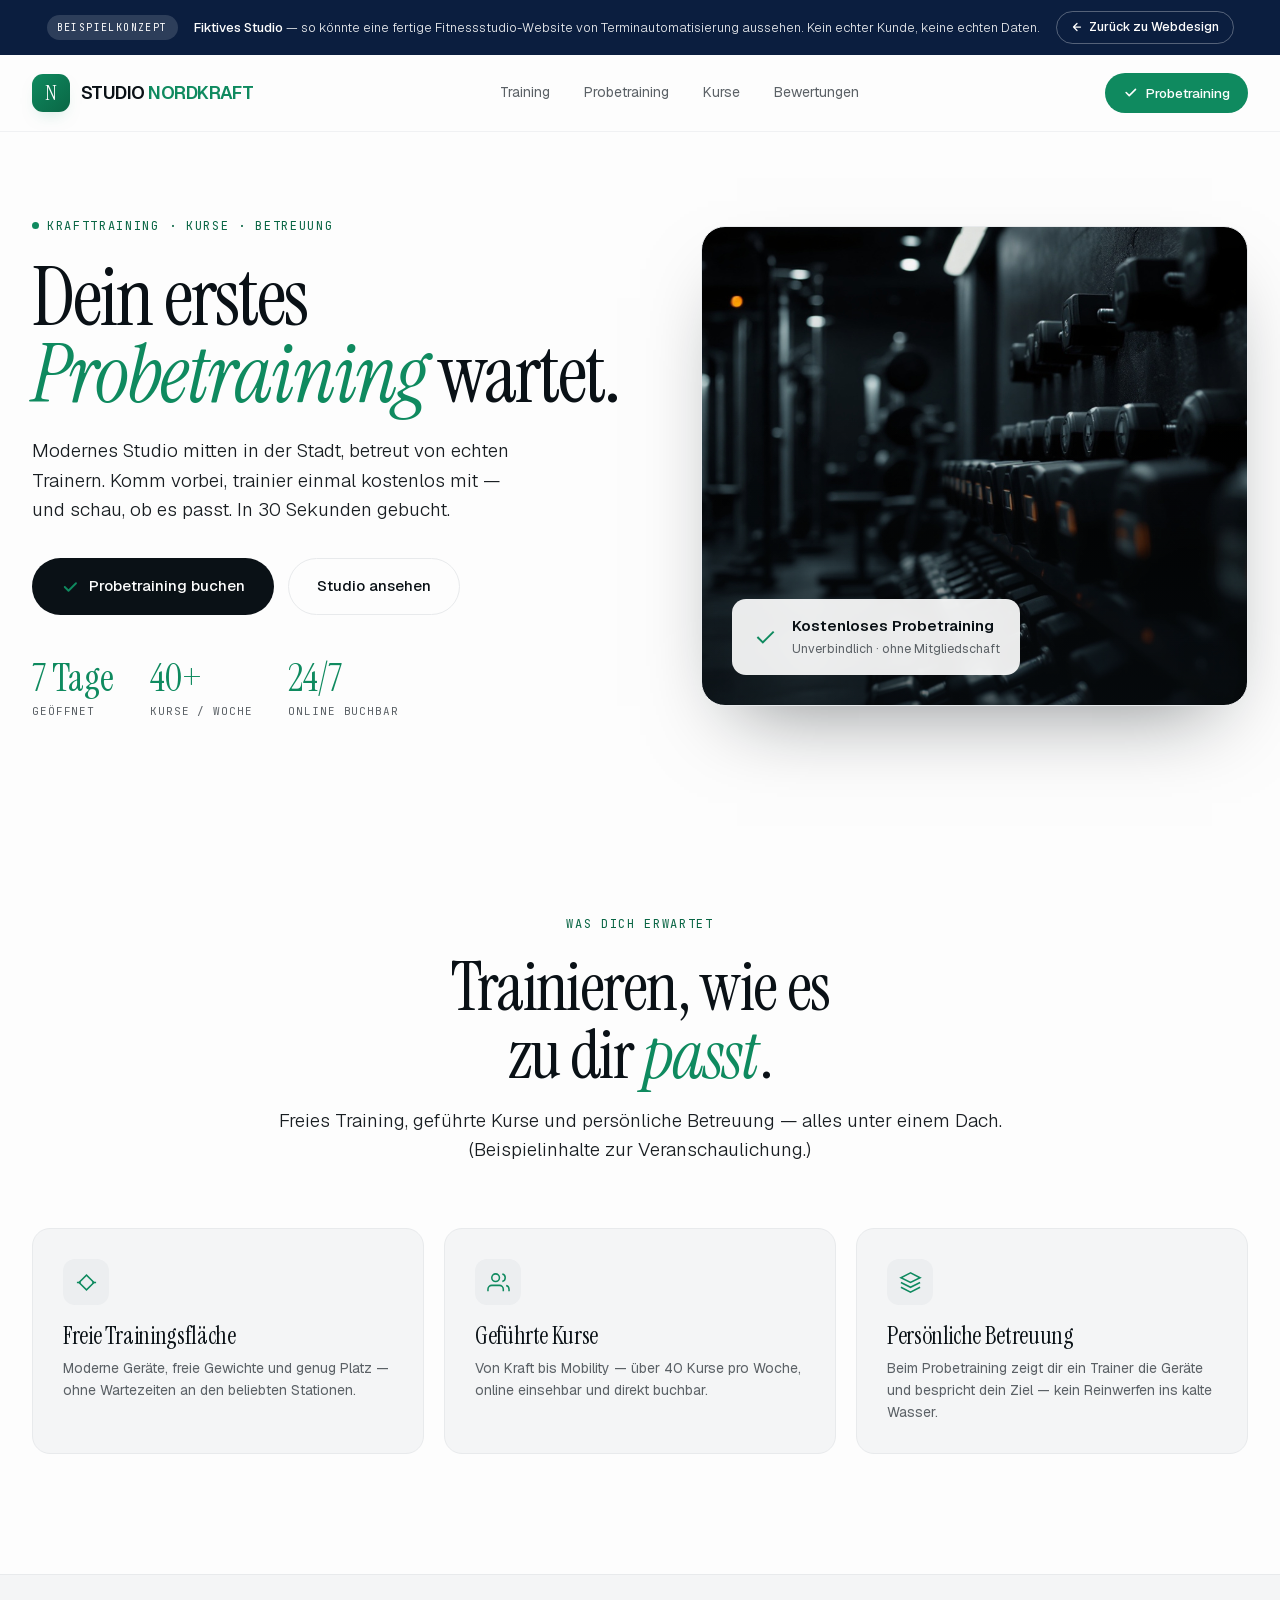
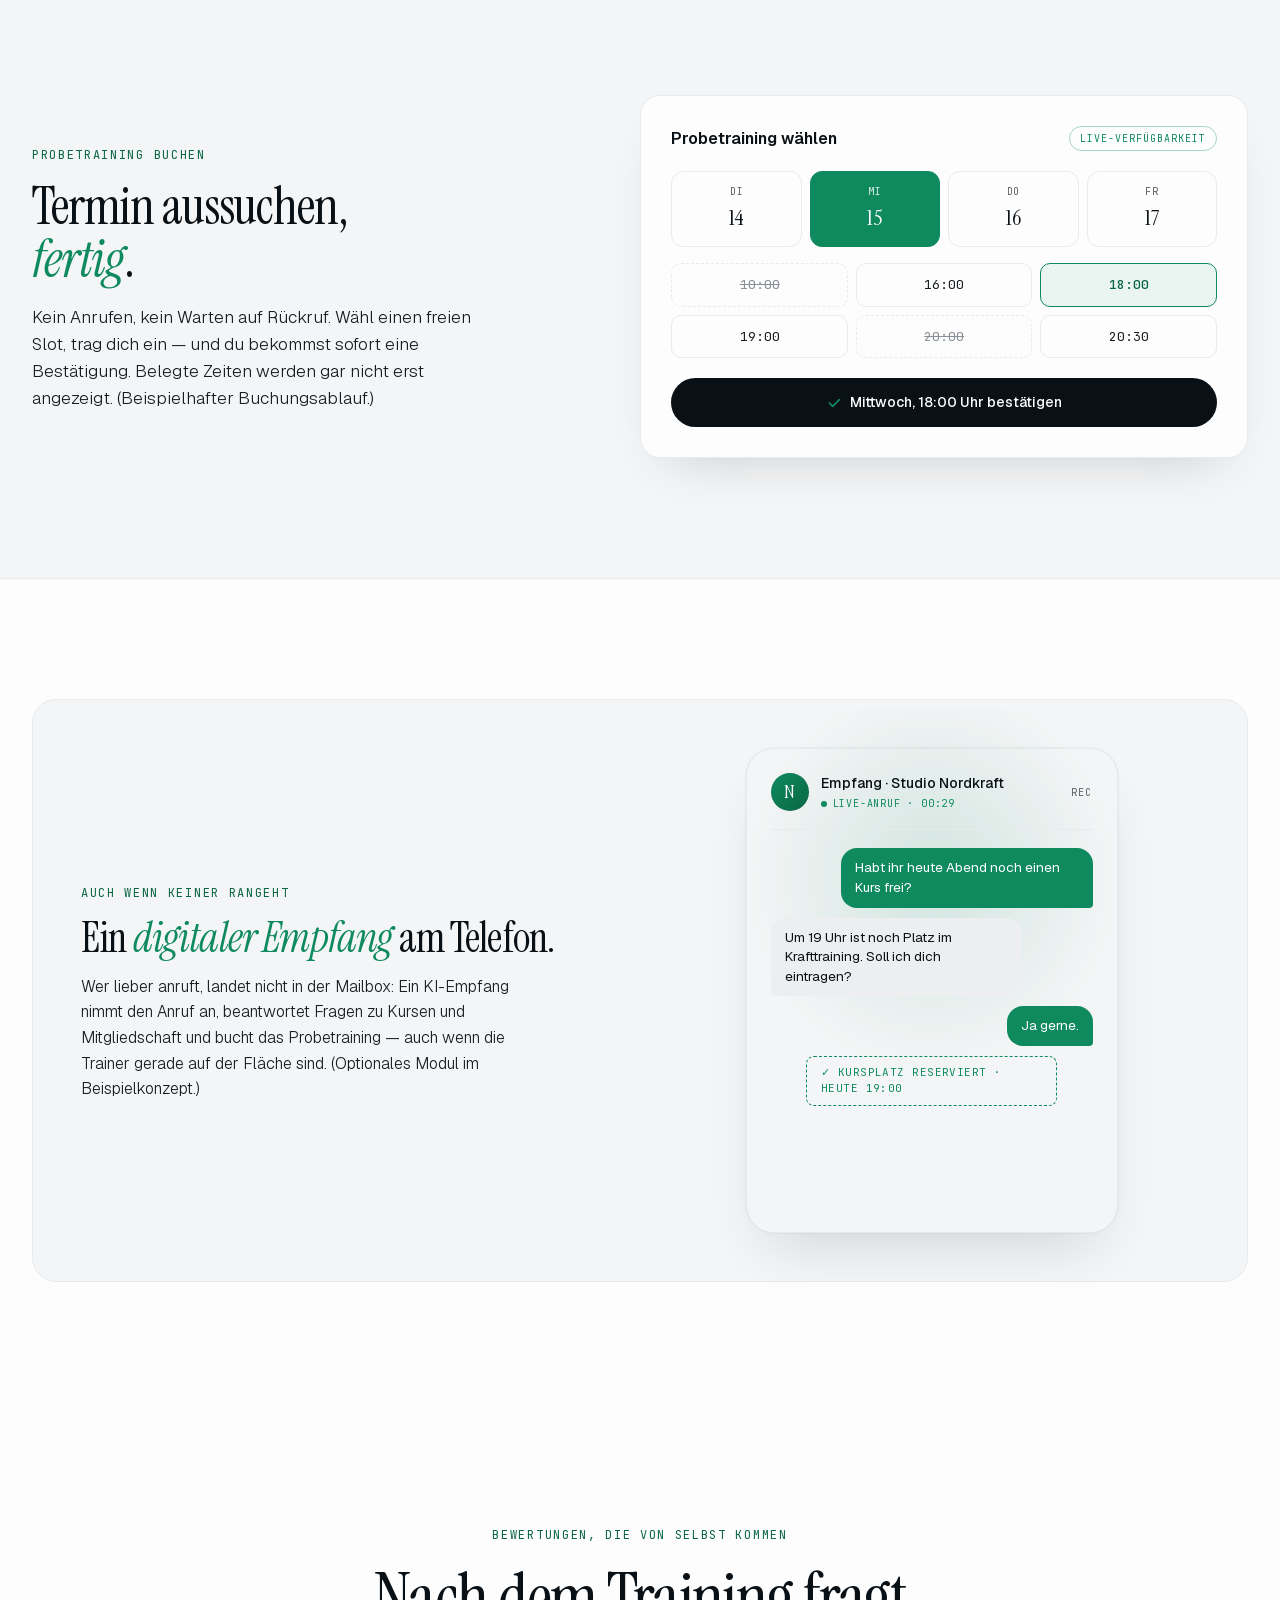
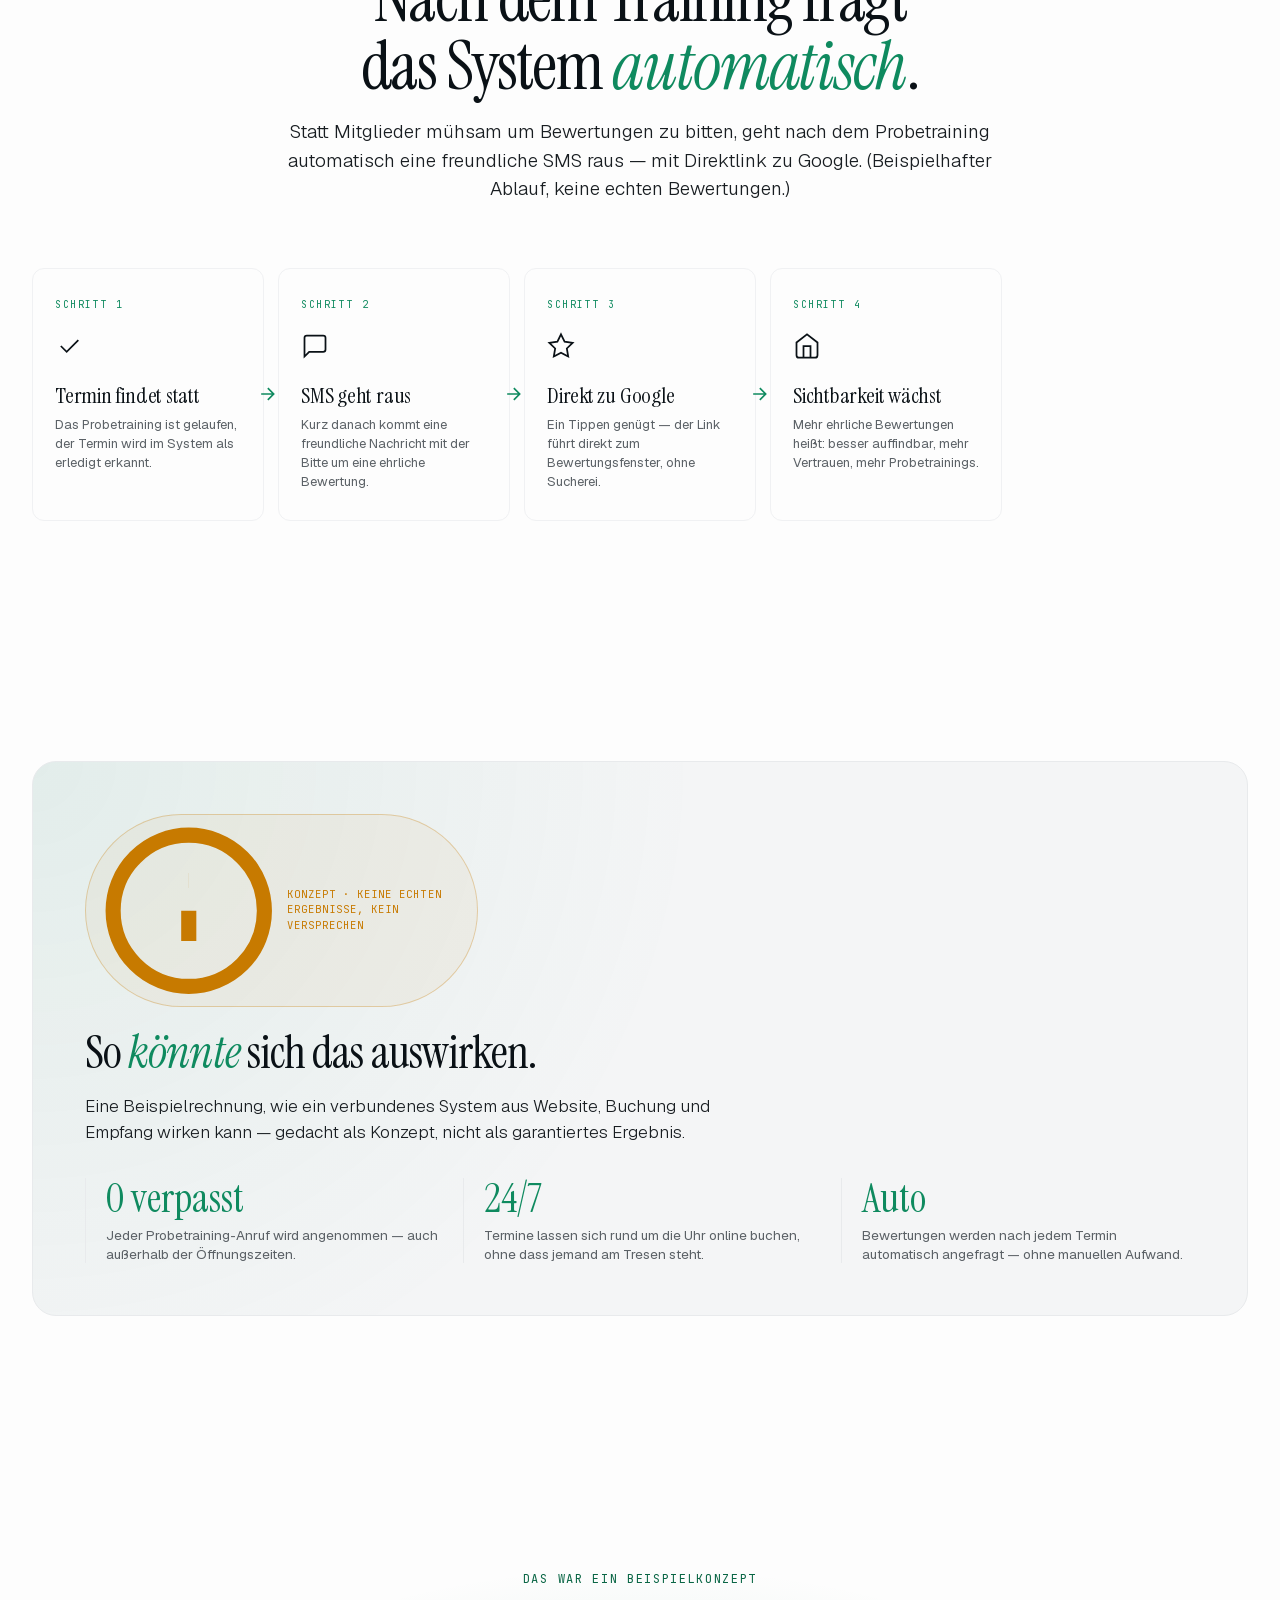
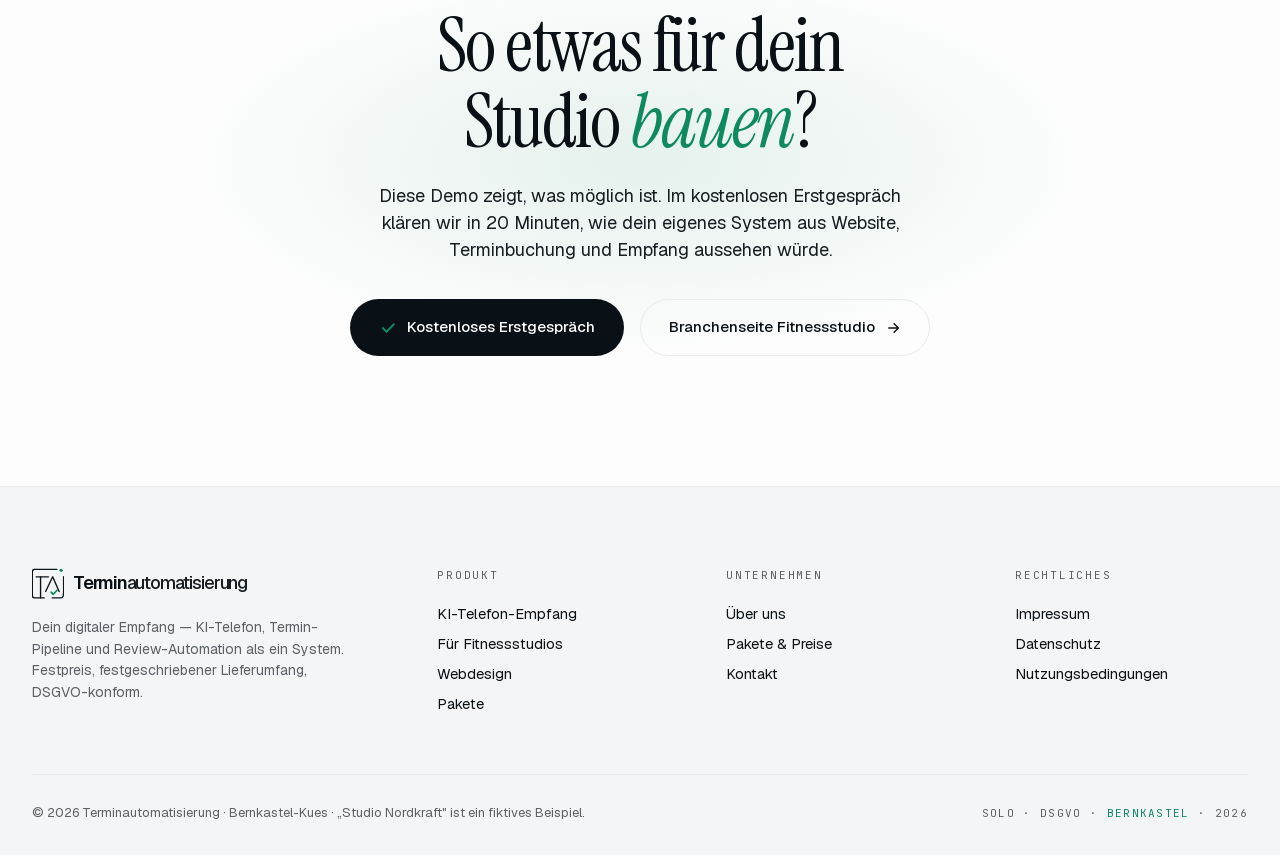
<file: beispiele/fitnessstudio-website.html>
<!DOCTYPE html>
<html lang="de">
<head>
<meta charset="UTF-8" />
<meta name="viewport" content="width=device-width, initial-scale=1.0" />
<title>Beispiel: Fitnessstudio-Website mit Terminmaschine | Terminautomatisierung</title>
<meta name="description" content="Beispielkonzept: So könnte eine Fitnessstudio-Website mit Online-Probetraining, Terminbuchung, KI-Empfang und Bewertungsautomation aussehen. Kein echter Kunde — ein Demo-Konzept von Terminautomatisierung." />
<meta name="robots" content="noindex, follow" />
<link rel="canonical" href="http://terminautomatisierung.de/beispiele/fitnessstudio-website.html" />
<link rel="stylesheet" href="../styles.css" />
<style>
  /* ---- demo example page-scoped ---- */
  .demo-banner {
    position: sticky; top: 0; z-index: 60;
    background: var(--navy); color: #FDFDFD;
    display: flex; align-items: center; justify-content: center; gap: 16px;
    padding: 11px 24px; flex-wrap: wrap; text-align: center;
  }
  .demo-banner .tag {
    font-family: 'JetBrains Mono', monospace; font-size: 10px; letter-spacing: 0.14em; text-transform: uppercase;
    background: rgba(255,255,255,0.14); padding: 5px 10px; border-radius: 100px; color: #FDFDFD;
  }
  .demo-banner .txt { font-size: 13px; color: rgba(255,255,255,0.92); font-weight: 300; }
  .demo-banner .txt strong { color: #FDFDFD; font-weight: 500; }
  .demo-banner a {
    font-family: 'Geist', sans-serif; font-size: 12.5px; font-weight: 500; color: #FDFDFD;
    text-decoration: none; display: inline-flex; align-items: center; gap: 6px;
    border: 1px solid rgba(255,255,255,0.3); padding: 6px 14px; border-radius: 100px; transition: background .15s;
  }
  .demo-banner a:hover { background: rgba(255,255,255,0.12); }
  .demo-banner a svg { width: 12px; height: 12px; }

  /* fictional studio nav */
  .sn-nav { border-bottom: 1px solid var(--line-soft); padding: 18px 0; background: var(--bg); }
  .sn-nav .inner { display: flex; justify-content: space-between; align-items: center; gap: 24px; }
  .sn-logo { display: flex; align-items: center; gap: 11px; text-decoration: none; }
  .sn-logo .mark {
    width: 38px; height: 38px; border-radius: 11px;
    background: linear-gradient(135deg, var(--accent), var(--accent-dim));
    display: flex; align-items: center; justify-content: center;
    color: #FDFDFD; font-family: 'Instrument Serif', serif; font-size: 22px; flex-shrink: 0;
    box-shadow: 0 8px 20px -12px rgba(15,138,95,0.6);
  }
  .sn-logo .wm { font-family: 'Geist', sans-serif; font-weight: 600; font-size: 18px; letter-spacing: -0.03em; color: var(--fg); }
  .sn-logo .wm span { color: var(--accent); }
  .sn-nav .links { display: flex; gap: 6px; }
  .sn-nav .links a { font-size: 14px; color: var(--fg-dim); text-decoration: none; padding: 8px 14px; border-radius: 8px; transition: color .15s, background .15s; }
  .sn-nav .links a:hover { color: var(--fg); background: var(--bg-2); }
  .sn-cta {
    display: inline-flex; align-items: center; gap: 8px; background: var(--accent); color: #FDFDFD;
    text-decoration: none; font-family: 'Geist', sans-serif; font-weight: 500; font-size: 13.5px;
    padding: 10px 18px; border-radius: 100px; transition: background .15s;
  }
  .sn-cta:hover { background: var(--accent-dim); }
  .sn-cta svg { width: 15px; height: 15px; }

  /* studio hero */
  .sn-hero { padding: 80px 0 72px; }
  .sn-hero-grid { display: grid; grid-template-columns: 1.05fr 0.95fr; gap: 64px; align-items: center; }
  .sn-eyebrow {
    font-family: 'JetBrains Mono', monospace; font-size: 12px; letter-spacing: 0.14em; text-transform: uppercase;
    color: var(--accent-dim); display: inline-flex; align-items: center; gap: 8px; margin-bottom: 24px;
  }
  .sn-eyebrow .dot { width: 7px; height: 7px; border-radius: 50%; background: var(--accent); }
  .sn-hero h1 {
    font-family: 'Instrument Serif', serif; font-weight: 400;
    font-size: clamp(46px, 6.4vw, 88px); line-height: 0.95; letter-spacing: -0.025em; margin-bottom: 22px;
  }
  .sn-hero h1 em { color: var(--accent); font-style: italic; }
  .sn-hero .sub { font-size: 19px; line-height: 1.55; color: var(--fg-2); font-weight: 300; max-width: 500px; margin-bottom: 34px; }
  .sn-hero-cta { display: flex; gap: 14px; flex-wrap: wrap; align-items: center; }
  .sn-stats { display: flex; gap: 36px; margin-top: 44px; flex-wrap: wrap; }
  .sn-stat .n { font-family: 'Instrument Serif', serif; font-size: 38px; color: var(--accent); line-height: 1; }
  .sn-stat .l { font-family: 'JetBrains Mono', monospace; font-size: 11px; letter-spacing: 0.08em; text-transform: uppercase; color: var(--fg-dim); margin-top: 6px; }

  .sn-hero-visual {
    border-radius: 24px; overflow: hidden; position: relative; min-height: 480px;
    background-image: linear-gradient(180deg, rgba(10,17,22,0) 40%, rgba(10,17,22,0.55) 100%), url('../assets/branchen/fitness.jpg');
    background-size: cover; background-position: center;
    box-shadow: 0 36px 80px -36px rgba(10,17,22,0.5); border: 1px solid var(--line);
    display: flex; align-items: flex-end; padding: 30px;
  }
  .sn-hero-tag {
    background: rgba(253,253,253,0.92); backdrop-filter: blur(8px); border-radius: 14px; padding: 16px 20px;
    display: flex; align-items: center; gap: 14px;
  }
  .sn-hero-tag svg { width: 26px; height: 26px; color: var(--accent); flex-shrink: 0; }
  .sn-hero-tag .t { font-family: 'Geist', sans-serif; font-weight: 600; font-size: 15px; color: var(--fg); }
  .sn-hero-tag .s { font-size: 12.5px; color: var(--fg-dim); margin-top: 2px; }

  /* booking widget */
  .sn-booking { background: var(--bg-2); border-top: 1px solid var(--line); border-bottom: 1px solid var(--line); }
  .booking-grid { display: grid; grid-template-columns: 1fr 1.1fr; gap: 56px; align-items: center; }
  .booking-copy h2 { font-family: 'Instrument Serif', serif; font-weight: 400; font-size: clamp(32px, 4.4vw, 52px); line-height: 1.02; letter-spacing: -0.022em; margin-bottom: 18px; }
  .booking-copy h2 em { color: var(--accent); font-style: italic; }
  .booking-copy p { color: var(--fg-2); font-size: 17px; line-height: 1.6; font-weight: 300; max-width: 460px; }
  .booking-widget {
    background: var(--bg); border: 1px solid var(--line); border-radius: 20px; padding: 30px;
    box-shadow: 0 24px 50px -30px rgba(10,17,22,0.22);
  }
  .bw-head { display: flex; justify-content: space-between; align-items: center; margin-bottom: 20px; }
  .bw-head .t { font-family: 'Geist', sans-serif; font-weight: 600; font-size: 16px; }
  .bw-head .badge { font-family: 'JetBrains Mono', monospace; font-size: 10px; letter-spacing: 0.1em; text-transform: uppercase; color: var(--ok); border: 1px solid rgba(15,138,95,0.35); padding: 4px 10px; border-radius: 100px; }
  .bw-days { display: grid; grid-template-columns: repeat(4, 1fr); gap: 8px; margin-bottom: 16px; }
  .bw-day { text-align: center; border: 1px solid var(--line); border-radius: 12px; padding: 12px 6px; cursor: default; }
  .bw-day.active { background: var(--accent); border-color: var(--accent); }
  .bw-day .d { font-family: 'JetBrains Mono', monospace; font-size: 10px; letter-spacing: 0.06em; text-transform: uppercase; color: var(--fg-dim); }
  .bw-day.active .d { color: rgba(255,255,255,0.85); }
  .bw-day .n { font-family: 'Instrument Serif', serif; font-size: 22px; color: var(--fg); margin-top: 2px; }
  .bw-day.active .n { color: #FDFDFD; }
  .bw-slots { display: grid; grid-template-columns: repeat(3, 1fr); gap: 8px; margin-bottom: 20px; }
  .bw-slot { text-align: center; border: 1px solid var(--line); border-radius: 10px; padding: 11px 6px; font-family: 'JetBrains Mono', monospace; font-size: 13px; color: var(--fg-2); }
  .bw-slot.sel { background: rgba(15,138,95,0.08); border-color: var(--accent); color: var(--accent-dim); font-weight: 500; }
  .bw-slot.gone { color: var(--fg-dim-2); text-decoration: line-through; border-style: dashed; }
  .bw-confirm { display: flex; align-items: center; justify-content: center; gap: 8px; background: var(--fg); color: #FDFDFD; border-radius: 100px; padding: 14px; font-family: 'Geist', sans-serif; font-weight: 500; font-size: 14px; }
  .bw-confirm svg { width: 16px; height: 16px; color: var(--accent); }

  /* generic section cards reuse */
  .sn-feat { display: grid; grid-template-columns: repeat(3, 1fr); gap: 20px; }
  .sn-card { background: var(--bg-2); border: 1px solid var(--line); border-radius: 18px; padding: 30px; }
  .sn-card .ic { width: 46px; height: 46px; border-radius: 12px; background: var(--bg-3); display: flex; align-items: center; justify-content: center; margin-bottom: 18px; }
  .sn-card .ic svg { width: 23px; height: 23px; color: var(--accent); }
  .sn-card h3 { font-family: 'Instrument Serif', serif; font-weight: 400; font-size: 24px; line-height: 1.08; letter-spacing: -0.015em; margin-bottom: 9px; }
  .sn-card p { font-size: 14px; color: var(--fg-dim); line-height: 1.55; }

  /* mini case (concept) */
  .case-band {
    background:
      radial-gradient(circle at 0% 0%, rgba(15,138,95,0.08), transparent 50%),
      var(--bg-2);
    border: 1px solid var(--line); border-radius: 24px; padding: 52px;
  }
  .case-note {
    font-family: 'JetBrains Mono', monospace; font-size: 10.5px; letter-spacing: 0.1em; text-transform: uppercase;
    color: var(--warn); border: 1px solid rgba(199,122,0,0.3); background: rgba(199,122,0,0.05);
    padding: 5px 12px; border-radius: 100px; display: inline-flex; align-items: center; gap: 7px; margin-bottom: 22px;
  }
  .case-metrics { display: grid; grid-template-columns: repeat(3, 1fr); gap: 24px; margin-top: 32px; }
  .case-metric { border-left: 1px solid var(--line); padding-left: 20px; }
  .case-metric .n { font-family: 'Instrument Serif', serif; font-size: 40px; color: var(--accent); line-height: 1; }
  .case-metric .l { font-size: 13.5px; color: var(--fg-dim); margin-top: 8px; line-height: 1.4; }

  /* KI hint */
  .ki-hint {
    display: grid; grid-template-columns: 1fr 1fr; gap: 48px; align-items: center;
    background: var(--bg-2); border: 1px solid var(--line); border-radius: 24px; padding: 48px;
  }
  .ki-hint h2 { font-family: 'Instrument Serif', serif; font-weight: 400; font-size: clamp(30px, 3.6vw, 42px); line-height: 1.04; letter-spacing: -0.02em; margin-bottom: 14px; }
  .ki-hint h2 em { color: var(--accent); font-style: italic; }
  .ki-hint p { color: var(--fg-2); font-size: 16px; line-height: 1.6; font-weight: 300; max-width: 440px; }

  .sn-final { text-align: center; padding: 130px 0; background: radial-gradient(60% 50% at 50% 50%, rgba(15,138,95,0.1), transparent 60%); }
  .sn-final h2 { font-family: 'Instrument Serif', serif; font-weight: 400; font-size: clamp(40px, 6vw, 76px); line-height: 1.0; letter-spacing: -0.025em; max-width: 760px; margin: 0 auto 22px; }
  .sn-final h2 em { color: var(--accent); font-style: italic; }
  .sn-final p { color: var(--fg-2); font-size: 18px; max-width: 540px; margin: 0 auto 36px; line-height: 1.5; }

  @media (max-width: 1080px) {
    .sn-hero-grid { grid-template-columns: 1fr; gap: 44px; }
    .booking-grid { grid-template-columns: 1fr; gap: 40px; }
    .sn-feat { grid-template-columns: 1fr; }
    .case-metrics { grid-template-columns: 1fr; gap: 20px; }
    .ki-hint { grid-template-columns: 1fr; gap: 28px; padding: 36px 28px; }
    .sn-nav .links { display: none; }
  }
</style>
</head>
<body>

<!-- DEMO BANNER -->
<div class="demo-banner">
  <span class="tag">Beispielkonzept</span>
  <span class="txt"><strong>Fiktives Studio</strong> — so könnte eine fertige Fitnessstudio-Website von Terminautomatisierung aussehen. Kein echter Kunde, keine echten Daten.</span>
  <a href="../webdesign.html">
    <svg viewBox="0 0 24 24" fill="none" stroke="currentColor" stroke-width="2.5" stroke-linecap="round" stroke-linejoin="round"><path d="M19 12H5M12 19l-7-7 7-7"/></svg>
    Zurück zu Webdesign
  </a>
</div>

<!-- FICTIONAL STUDIO NAV -->
<nav class="sn-nav">
  <div class="container inner">
    <a href="#" class="sn-logo" aria-label="Studio Nordkraft (Beispiel)">
      <span class="mark">N</span>
      <span class="wm">STUDIO <span>NORDKRAFT</span></span>
    </a>
    <div class="links">
      <a href="#angebot">Training</a>
      <a href="#buchen">Probetraining</a>
      <a href="#kurse">Kurse</a>
      <a href="#bewertungen">Bewertungen</a>
    </div>
    <a href="#buchen" class="sn-cta">
      <svg viewBox="0 0 24 24" fill="none" stroke="currentColor" stroke-width="2.5" stroke-linecap="round" stroke-linejoin="round"><path d="M5 12l5 5L20 7"/></svg>
      Probetraining
    </a>
  </div>
</nav>

<!-- STUDIO HERO -->
<header class="sn-hero">
  <div class="container">
    <div class="sn-hero-grid">
      <div>
        <div class="sn-eyebrow"><span class="dot"></span>Krafttraining · Kurse · Betreuung</div>
        <h1>Dein erstes <em>Probetraining</em> wartet.</h1>
        <p class="sub">Modernes Studio mitten in der Stadt, betreut von echten Trainern. Komm vorbei, trainier einmal kostenlos mit — und schau, ob es passt. In 30 Sekunden gebucht.</p>
        <div class="sn-hero-cta">
          <a href="#buchen" class="btn btn-primary">
            <svg class="check" viewBox="0 0 24 24" fill="none" stroke="currentColor" stroke-width="2.5" stroke-linecap="round" stroke-linejoin="round"><path d="M5 12l5 5L20 7"/></svg>
            Probetraining buchen
          </a>
          <a href="#angebot" class="btn btn-ghost">Studio ansehen</a>
        </div>
        <div class="sn-stats">
          <div class="sn-stat"><div class="n">7&nbsp;Tage</div><div class="l">geöffnet</div></div>
          <div class="sn-stat"><div class="n">40+</div><div class="l">Kurse / Woche</div></div>
          <div class="sn-stat"><div class="n">24/7</div><div class="l">online buchbar</div></div>
        </div>
      </div>
      <div class="sn-hero-visual" role="img" aria-label="Beispielbild Trainingsfläche eines fiktiven Fitnessstudios">
        <div class="sn-hero-tag">
          <svg viewBox="0 0 24 24" fill="none" stroke="currentColor" stroke-width="1.8"><path d="M5 12l5 5L20 7"/></svg>
          <div>
            <div class="t">Kostenloses Probetraining</div>
            <div class="s">Unverbindlich · ohne Mitgliedschaft</div>
          </div>
        </div>
      </div>
    </div>
  </div>
</header>

<!-- ANGEBOT -->
<section id="angebot">
  <div class="container">
    <div class="section-head center">
      <div class="eyebrow">Was dich erwartet</div>
      <h2>Trainieren, wie es<br>zu dir <em>passt</em>.</h2>
      <p>Freies Training, geführte Kurse und persönliche Betreuung — alles unter einem Dach. (Beispielinhalte zur Veranschaulichung.)</p>
    </div>
    <div class="sn-feat">
      <div class="sn-card">
        <div class="ic"><svg viewBox="0 0 24 24" fill="none" stroke="currentColor" stroke-width="1.6"><path d="M6.5 6.5h11v11h-11z" transform="rotate(45 12 12)"/><path d="M2 12h4M18 12h4"/></svg></div>
        <h3>Freie Trainingsfläche</h3>
        <p>Moderne Geräte, freie Gewichte und genug Platz — ohne Wartezeiten an den beliebten Stationen.</p>
      </div>
      <div class="sn-card">
        <div class="ic"><svg viewBox="0 0 24 24" fill="none" stroke="currentColor" stroke-width="1.6"><path d="M17 21v-2a4 4 0 0 0-4-4H5a4 4 0 0 0-4 4v2"/><circle cx="9" cy="7" r="4"/><path d="M23 21v-2a4 4 0 0 0-3-3.87M16 3.13a4 4 0 0 1 0 7.75"/></svg></div>
        <h3>Geführte Kurse</h3>
        <p>Von Kraft bis Mobility — über 40 Kurse pro Woche, online einsehbar und direkt buchbar.</p>
      </div>
      <div class="sn-card">
        <div class="ic"><svg viewBox="0 0 24 24" fill="none" stroke="currentColor" stroke-width="1.6"><path d="M12 2L2 7l10 5 10-5-10-5zM2 17l10 5 10-5M2 12l10 5 10-5"/></svg></div>
        <h3>Persönliche Betreuung</h3>
        <p>Beim Probetraining zeigt dir ein Trainer die Geräte und bespricht dein Ziel — kein Reinwerfen ins kalte Wasser.</p>
      </div>
    </div>
  </div>
</section>

<!-- BUCHEN / TERMINLOGIK -->
<section class="sn-booking" id="buchen">
  <div class="container">
    <div class="booking-grid">
      <div class="booking-copy">
        <div class="eyebrow" style="margin-bottom: 16px;">Probetraining buchen</div>
        <h2>Termin aussuchen,<br><em>fertig</em>.</h2>
        <p>Kein Anrufen, kein Warten auf Rückruf. Wähl einen freien Slot, trag dich ein — und du bekommst sofort eine Bestätigung. Belegte Zeiten werden gar nicht erst angezeigt. (Beispielhafter Buchungsablauf.)</p>
      </div>
      <div class="booking-widget" aria-label="Beispielhafter Terminbuchungs-Ablauf">
        <div class="bw-head">
          <span class="t">Probetraining wählen</span>
          <span class="badge">Live-Verfügbarkeit</span>
        </div>
        <div class="bw-days">
          <div class="bw-day"><div class="d">Di</div><div class="n">14</div></div>
          <div class="bw-day active"><div class="d">Mi</div><div class="n">15</div></div>
          <div class="bw-day"><div class="d">Do</div><div class="n">16</div></div>
          <div class="bw-day"><div class="d">Fr</div><div class="n">17</div></div>
        </div>
        <div class="bw-slots">
          <div class="bw-slot gone">10:00</div>
          <div class="bw-slot">16:00</div>
          <div class="bw-slot sel">18:00</div>
          <div class="bw-slot">19:00</div>
          <div class="bw-slot gone">20:00</div>
          <div class="bw-slot">20:30</div>
        </div>
        <div class="bw-confirm">
          <svg viewBox="0 0 24 24" fill="none" stroke="currentColor" stroke-width="2.5" stroke-linecap="round" stroke-linejoin="round"><path d="M5 12l5 5L20 7"/></svg>
          Mittwoch, 18:00 Uhr bestätigen
        </div>
      </div>
    </div>
  </div>
</section>

<!-- KI-EMPFANG HINWEIS -->
<section id="kurse">
  <div class="container">
    <div class="ki-hint">
      <div>
        <div class="eyebrow" style="margin-bottom: 14px;">Auch wenn keiner rangeht</div>
        <h2>Ein <em>digitaler Empfang</em> am Telefon.</h2>
        <p>Wer lieber anruft, landet nicht in der Mailbox: Ein KI-Empfang nimmt den Anruf an, beantwortet Fragen zu Kursen und Mitgliedschaft und bucht das Probetraining — auch wenn die Trainer gerade auf der Fläche sind. (Optionales Modul im Beispielkonzept.)</p>
      </div>
      <div class="phone-mockup" style="max-width: 372px; margin: 0 auto;">
        <div class="phone-header">
          <div class="who">
            <div class="avatar">N</div>
            <div>
              <div class="name">Empfang · Studio Nordkraft</div>
              <div class="status"><span class="dot"></span>LIVE-ANRUF · 00:29</div>
            </div>
          </div>
          <div class="live">REC</div>
        </div>
        <div class="phone-chat">
          <div class="bubble caller">Habt ihr heute Abend noch einen Kurs frei?</div>
          <div class="bubble bot">Um 19 Uhr ist noch Platz im Krafttraining. Soll ich dich eintragen?</div>
          <div class="bubble caller">Ja gerne.</div>
          <div class="bubble system">✓ KURSPLATZ RESERVIERT · HEUTE 19:00</div>
        </div>
      </div>
    </div>
  </div>
</section>

<!-- BEWERTUNGSAUTOMATION -->
<section id="bewertungen">
  <div class="container">
    <div class="section-head center">
      <div class="eyebrow">Bewertungen, die von selbst kommen</div>
      <h2>Nach dem Training fragt<br>das System <em>automatisch</em>.</h2>
      <p>Statt Mitglieder mühsam um Bewertungen zu bitten, geht nach dem Probetraining automatisch eine freundliche SMS raus — mit Direktlink zu Google. (Beispielhafter Ablauf, keine echten Bewertungen.)</p>
    </div>
    <div class="flow">
      <div class="step">
        <div class="step-num">SCHRITT 1</div>
        <svg class="step-icon" viewBox="0 0 24 24" fill="none" stroke="currentColor" stroke-width="1.5"><path d="M5 12l5 5L20 7"/></svg>
        <div class="step-title">Termin findet statt</div>
        <div class="step-desc">Das Probetraining ist gelaufen, der Termin wird im System als erledigt erkannt.</div>
        <svg class="arrow-between" width="20" height="20" viewBox="0 0 24 24" fill="none" stroke="currentColor" stroke-width="2"><path d="M5 12h14M13 5l7 7-7 7"/></svg>
      </div>
      <div class="step">
        <div class="step-num">SCHRITT 2</div>
        <svg class="step-icon" viewBox="0 0 24 24" fill="none" stroke="currentColor" stroke-width="1.5"><path d="M21 15a2 2 0 0 1-2 2H7l-4 4V5a2 2 0 0 1 2-2h14a2 2 0 0 1 2 2z"/></svg>
        <div class="step-title">SMS geht raus</div>
        <div class="step-desc">Kurz danach kommt eine freundliche Nachricht mit der Bitte um eine ehrliche Bewertung.</div>
        <svg class="arrow-between" width="20" height="20" viewBox="0 0 24 24" fill="none" stroke="currentColor" stroke-width="2"><path d="M5 12h14M13 5l7 7-7 7"/></svg>
      </div>
      <div class="step">
        <div class="step-num">SCHRITT 3</div>
        <svg class="step-icon" viewBox="0 0 24 24" fill="none" stroke="currentColor" stroke-width="1.5"><polygon points="12 2 15.09 8.26 22 9.27 17 14.14 18.18 21.02 12 17.77 5.82 21.02 7 14.14 2 9.27 8.91 8.26 12 2"/></svg>
        <div class="step-title">Direkt zu Google</div>
        <div class="step-desc">Ein Tippen genügt — der Link führt direkt zum Bewertungsfenster, ohne Sucherei.</div>
        <svg class="arrow-between" width="20" height="20" viewBox="0 0 24 24" fill="none" stroke="currentColor" stroke-width="2"><path d="M5 12h14M13 5l7 7-7 7"/></svg>
      </div>
      <div class="step">
        <div class="step-num">SCHRITT 4</div>
        <svg class="step-icon" viewBox="0 0 24 24" fill="none" stroke="currentColor" stroke-width="1.5"><path d="M3 9l9-7 9 7v11a2 2 0 0 1-2 2H5a2 2 0 0 1-2-2z"/><path d="M9 22V12h6v10"/></svg>
        <div class="step-title">Sichtbarkeit wächst</div>
        <div class="step-desc">Mehr ehrliche Bewertungen heißt: besser auffindbar, mehr Vertrauen, mehr Probetrainings.</div>
      </div>
    </div>
  </div>
</section>

<!-- MINI CASE (KONZEPT) -->
<section>
  <div class="container">
    <div class="case-band">
      <span class="case-note">
        <svg viewBox="0 0 24 24" fill="none" stroke="currentColor" stroke-width="2"><circle cx="12" cy="12" r="10"/><path d="M12 16v-4M12 8h.01"/></svg>
        Konzept · keine echten Ergebnisse, kein Versprechen
      </span>
      <div class="section-head" style="margin-bottom: 0; max-width: 680px;">
        <h2 style="font-family:'Instrument Serif',serif; font-weight:400; font-size:clamp(30px,4vw,46px); line-height:1.04; letter-spacing:-0.02em;">So <em style="color:var(--accent); font-style:italic;">könnte</em> sich das auswirken.</h2>
        <p style="margin-top:16px; color:var(--fg-2); font-size:17px; line-height:1.55; font-weight:300;">Eine Beispielrechnung, wie ein verbundenes System aus Website, Buchung und Empfang wirken kann — gedacht als Konzept, nicht als garantiertes Ergebnis.</p>
      </div>
      <div class="case-metrics">
        <div class="case-metric">
          <div class="n">0 verpasst</div>
          <div class="l">Jeder Probetraining-Anruf wird angenommen — auch außerhalb der Öffnungszeiten.</div>
        </div>
        <div class="case-metric">
          <div class="n">24/7</div>
          <div class="l">Termine lassen sich rund um die Uhr online buchen, ohne dass jemand am Tresen steht.</div>
        </div>
        <div class="case-metric">
          <div class="n">Auto</div>
          <div class="l">Bewertungen werden nach jedem Termin automatisch angefragt — ohne manuellen Aufwand.</div>
        </div>
      </div>
    </div>
  </div>
</section>

<!-- FINAL CTA — zurück zu Terminautomatisierung -->
<section class="sn-final">
  <div class="container">
    <div class="eyebrow" style="justify-content:center; margin-bottom: 20px;">Das war ein Beispielkonzept</div>
    <h2>So etwas für dein<br>Studio <em>bauen</em>?</h2>
    <p>Diese Demo zeigt, was möglich ist. Im kostenlosen Erstgespräch klären wir in 20 Minuten, wie dein eigenes System aus Website, Terminbuchung und Empfang aussehen würde.</p>
    <div class="cta-row" style="justify-content:center;">
      <a href="../index.html#preis" class="btn btn-primary">
        <svg class="check" viewBox="0 0 24 24" fill="none" stroke="currentColor" stroke-width="2.5" stroke-linecap="round" stroke-linejoin="round"><path d="M5 12l5 5L20 7"/></svg>
        Kostenloses Erstgespräch
      </a>
      <a href="../ki-telefon-fitnessstudio.html" class="btn btn-ghost">
        Branchenseite Fitnessstudio
        <svg class="arrow" width="16" height="16" viewBox="0 0 24 24" fill="none" stroke="currentColor" stroke-width="2"><path d="M5 12h14M13 5l7 7-7 7"/></svg>
      </a>
    </div>
  </div>
</section>

<!-- FOOTER (Terminautomatisierung) -->
<footer>
  <div class="container">
    <div class="top">
      <div class="brand">
        <a href="../index.html#empfang" class="logo" aria-label="Terminautomatisierung Startseite">
          <svg class="logo-icon" viewBox="0 0 512 512" aria-hidden="true">
            <g fill="none" stroke="#0A141B" stroke-width="22" stroke-linecap="round" stroke-linejoin="round">
              <path d="M40 38 H398"/>
              <path d="M42 38 C20 38 5 54 5 76 V455 C5 477 21 493 43 493 H196"/>
              <path d="M506 156 V390 C506 472 488 493 468 493 H322"/>
              <path d="M66 157 H263"/>
              <path d="M137 157 V492"/>
              <path d="M218 392 L331 157 L434 392"/>
            </g>
            <circle cx="466" cy="53" r="27" fill="#0F8A5F"/>
            <path d="M306 402 L341 436 L401 372" fill="none" stroke="#0F8A5F" stroke-width="28" stroke-linecap="round" stroke-linejoin="round"/>
          </svg>
          <span class="wordmark"><span class="brand-strong">Termin</span><span class="brand-light">automatisierung</span></span>
        </a>
        <p>Dein digitaler Empfang — KI-Telefon, Termin-Pipeline und Review-Automation als ein System. Festpreis, festgeschriebener Lieferumfang, DSGVO-konform.</p>
      </div>
      <div class="col">
        <h4>Produkt</h4>
        <a href="../ki-telefon.html">KI-Telefon-Empfang</a>
        <a href="../ki-telefon-fitnessstudio.html">Für Fitnessstudios</a>
        <a href="../webdesign.html">Webdesign</a>
        <a href="../index.html#preis">Pakete</a>
      </div>
      <div class="col">
        <h4>Unternehmen</h4>
        <a href="../index.html#ueber-uns">Über uns</a>
        <a href="../index.html#preis">Pakete &amp; Preise</a>
        <a href="mailto:info@terminautomatisierung.de">Kontakt</a>
      </div>
      <div class="col">
        <h4>Rechtliches</h4>
        <a href="../impressum.html">Impressum</a>
        <a href="../datenschutz.html">Datenschutz</a>
        <a href="../nutzungsbedingungen.html">Nutzungsbedingungen</a>
      </div>
    </div>
    <div class="row">
      <div class="copy">© 2026 Terminautomatisierung · Bernkastel-Kues · „Studio Nordkraft" ist ein fiktives Beispiel.</div>
      <div class="meta">SOLO · DSGVO · <span>BERNKASTEL</span> · 2026</div>
    </div>
  </div>
</footer>

<!-- SCHEMA -->
<script type="application/ld+json">
{
  "@context": "https://schema.org",
  "@graph": [
    {
      "@type": "WebPage",
      "@id": "http://terminautomatisierung.de/beispiele/fitnessstudio-website.html",
      "url": "http://terminautomatisierung.de/beispiele/fitnessstudio-website.html",
      "name": "Beispiel: Fitnessstudio-Website mit Terminmaschine",
      "description": "Beispielkonzept einer Fitnessstudio-Website mit Online-Probetraining, Terminbuchung, KI-Empfang und Bewertungsautomation. Fiktives Studio, kein echter Kunde.",
      "inLanguage": "de",
      "isPartOf": { "@id": "http://terminautomatisierung.de/#website" },
      "about": "Demonstrations- und Beispielkonzept für Webdesign von Terminautomatisierung"
    },
    {
      "@type": "BreadcrumbList",
      "itemListElement": [
        { "@type": "ListItem", "position": 1, "name": "Startseite", "item": "http://terminautomatisierung.de/" },
        { "@type": "ListItem", "position": 2, "name": "Webdesign", "item": "http://terminautomatisierung.de/webdesign.html" },
        { "@type": "ListItem", "position": 3, "name": "Beispiel: Fitnessstudio-Website", "item": "http://terminautomatisierung.de/beispiele/fitnessstudio-website.html" }
      ]
    }
  ]
}
</script>

</body>
</html>
</file>
<file: styles.css>
/* ---- Self-hosted fonts (DSGVO: no external Google request) ---- */
  @font-face {
    font-family: 'Geist';
    font-style: normal;
    font-weight: 300 700;
    font-display: swap;
    src: url('assets/fonts/geist.woff2') format('woff2');
  }
  @font-face {
    font-family: 'Instrument Serif';
    font-style: normal;
    font-weight: 400;
    font-display: swap;
    src: url('assets/fonts/instrument-serif.woff2') format('woff2');
  }
  @font-face {
    font-family: 'Instrument Serif';
    font-style: italic;
    font-weight: 400;
    font-display: swap;
    src: url('assets/fonts/instrument-serif-italic.woff2') format('woff2');
  }
  @font-face {
    font-family: 'JetBrains Mono';
    font-style: normal;
    font-weight: 400 500;
    font-display: swap;
    src: url('assets/fonts/jetbrains-mono.woff2') format('woff2');
  }

  :root {
    --bg: #FDFDFD;           /* Premium White */
    --bg-2: #F4F5F6;         /* Soft Card */
    --bg-3: #ECEEF0;         /* Card-elevated */
    --line: #E8EAEC;         /* Hairline */
    --line-soft: #F0F1F3;    /* Hairline soft */
    --fg: #0A1116;           /* Ink Black */
    --fg-2: #181D21;         /* Charcoal */
    --fg-dim: #5B6166;       /* Slate Text */
    --fg-dim-2: #8A9097;     /* Slate Light */
    --accent: #0F8A5F;       /* Confirm Green */
    --accent-soft: #14A372;  /* Confirm Green Light */
    --accent-dim: #0A6645;   /* Confirm Green Dark */
    --navy: #0B1E3F;         /* Deep Navy — Trust Anchor */
    --ok: #0F8A5F;
    --warn: #C77A00;
  }
  * { box-sizing: border-box; margin: 0; padding: 0; }
  html { scroll-behavior: smooth; }
  html, body {
    background: var(--bg);
    color: var(--fg);
    font-family: 'Geist', system-ui, sans-serif;
    font-weight: 400;
    line-height: 1.5;
    -webkit-font-smoothing: antialiased;
  }
  body {
    background: var(--bg);
    overflow-x: hidden;
  }
  h1, h2, h3 { text-wrap: balance; }
  section[id], header[id], footer[id] { scroll-margin-top: 88px; }
  ::selection { background: var(--accent); color: #FDFDFD; }
  .container { max-width: 1280px; margin: 0 auto; padding: 0 32px; }
  .narrow { max-width: 1080px; }
  .mono { font-family: 'JetBrains Mono', monospace; letter-spacing: 0; }
  .serif { font-family: 'Instrument Serif', serif; font-weight: 400; }
  .eyebrow {
    font-family: 'JetBrains Mono', monospace;
    font-size: 12px;
    letter-spacing: 0.14em;
    text-transform: uppercase;
    color: var(--accent-dim);
    display: inline-flex;
    align-items: center;
  }
  .dim { color: var(--fg-dim); }
  a { color: inherit; }

  /* ------- NAV ------- */
  nav {
    border-bottom: 1px solid var(--line-soft);
    padding: 18px 0;
    position: sticky;
    top: 0;
    backdrop-filter: blur(24px);
    background: rgba(253,253,253,0.85);
    z-index: 50;
  }
  nav .inner { display: flex; justify-content: space-between; align-items: center; gap: 24px; }
  .logo {
    font-family: 'Geist', sans-serif;
    font-size: 20px;
    letter-spacing: -0.06em;
    font-kerning: normal;
    display: flex;
    align-items: center;
    gap: 9px;
    color: var(--fg);
    text-decoration: none;
  }
  .logo .brand-strong { font-weight: 600; color: var(--fg); }
  .logo .brand-light { font-weight: 500; color: var(--fg-2); }
  .logo .logo-icon {
    width: 32px;
    height: 32px;
    display: block;
    flex-shrink: 0;
  }
  .logo .pulse {
    width: 6px;
    height: 6px;
    background: var(--accent);
    border-radius: 50%;
    animation: pulse 1.8s ease-in-out infinite;
  }
  @keyframes pulse {
    0%, 100% { opacity: 1; transform: scale(1); }
    50% { opacity: 0.4; transform: scale(0.75); }
  }
  .nav-links {
    display: flex;
    align-items: center;
    gap: 4px;
  }
  .nav-links a {
    font-family: 'Geist', sans-serif;
    font-size: 14px;
    font-weight: 450;
    color: var(--fg-dim);
    text-decoration: none;
    padding: 8px 14px;
    border-radius: 8px;
    letter-spacing: -0.005em;
    white-space: nowrap;
    transition: color .15s, background .15s;
  }
  .nav-links a:hover { color: var(--fg); background: var(--bg-2); }
  .nav-right {
    display: flex;
    align-items: center;
    gap: 14px;
  }
  .nav-cta {
    display: inline-flex;
    align-items: center;
    gap: 8px;
    background: var(--fg);
    color: #FDFDFD;
    text-decoration: none;
    font-family: 'Geist', sans-serif;
    font-weight: 500;
    font-size: 13.5px;
    padding: 10px 18px;
    border-radius: 100px;
    white-space: nowrap;
    transition: background .15s;
  }
  .nav-cta:hover { background: #000; }
  .nav-cta .check { width: 15px; height: 15px; color: var(--accent); flex-shrink: 0; }
  .nav-toggle { display: none; }
  .branchen-switch {
    display: inline-flex;
    background: var(--bg-2);
    border: 1px solid var(--line);
    border-radius: 100px;
    padding: 4px;
    gap: 2px;
  }
  .branchen-switch button {
    background: transparent;
    border: 0;
    color: var(--fg-dim);
    font-family: 'Geist', sans-serif;
    font-weight: 500;
    font-size: 12.5px;
    padding: 7px 13px;
    border-radius: 100px;
    cursor: pointer;
    transition: color .2s, background .2s;
    letter-spacing: 0.01em;
    white-space: nowrap;
  }
  .branchen-switch button.active {
    background: #FDFDFD;
    color: var(--fg);
    font-weight: 600;
    box-shadow: 0 1px 2px rgba(10, 17, 22, 0.08), 0 0 0 1px rgba(10, 17, 22, 0.04);
  }
  .branchen-switch button:not(.active):hover { color: var(--fg); }
  nav .meta {
    font-family: 'JetBrains Mono', monospace;
    font-size: 11px;
    color: var(--fg-dim);
    letter-spacing: 0.08em;
  }
  .nav-status {
    display: inline-flex;
    align-items: center;
    gap: 8px;
    padding: 7px 14px 7px 12px;
    background: rgba(15,138,95,0.07);
    border: 1px solid rgba(15,138,95,0.22);
    border-radius: 100px;
    font-family: 'Geist', sans-serif;
    font-size: 12.5px;
    font-weight: 500;
    color: var(--accent-dim);
    text-decoration: none;
    transition: background .15s, border-color .15s;
  }
  .nav-status:hover { background: rgba(15,138,95,0.12); border-color: rgba(15,138,95,0.4); }
  .nav-status .dot {
    width: 7px;
    height: 7px;
    background: var(--accent);
    border-radius: 50%;
    box-shadow: 0 0 0 4px rgba(15,138,95,0.15);
    animation: pulse 1.8s ease-in-out infinite;
  }
  .nav-status .arrow { width: 12px; height: 12px; opacity: 0.7; }

  /* ------- HERO ------- */
  .hero {
    padding: 44px 0 80px;
    position: relative;
  }
  .hero-switcher-wrap {
    display: flex;
    justify-content: center;
    margin-bottom: 48px;
  }
  .hero-switcher {
    display: inline-flex;
    align-items: center;
    gap: 16px;
    padding: 8px 8px 8px 20px;
    background: var(--bg-2);
    border: 1px solid var(--line);
    border-radius: 100px;
    box-shadow: 0 1px 2px rgba(10,17,22,0.03);
  }
  .hero-switcher-label {
    font-family: 'JetBrains Mono', monospace;
    font-size: 11px;
    letter-spacing: 0.14em;
    text-transform: uppercase;
    color: var(--fg-dim);
    white-space: nowrap;
  }
  .hero-switcher .branchen-switch {
    background: transparent;
    border: 0;
    padding: 0;
    gap: 4px;
  }
  .hero-switcher .branchen-switch button {
    font-size: 14px;
    padding: 10px 20px;
  }
  .hero-switcher .branchen-switch button.active {
    background: var(--accent);
    color: #FDFDFD;
    box-shadow: 0 1px 3px rgba(15,138,95,0.35);
  }
  .hero-switcher .branchen-switch button:not(.active):hover { color: var(--fg); background: var(--bg-3); }
  .hero-grid {
    display: grid;
    grid-template-columns: 1.15fr 1fr;
    gap: 80px;
    align-items: center;
  }
  .hero-left .eyebrow { margin-bottom: 28px; }
  .hero-left h1 {
    font-family: 'Instrument Serif', serif;
    font-weight: 400;
    font-size: clamp(56px, 7.5vw, 112px);
    line-height: 0.95;
    letter-spacing: -0.025em;
    margin-bottom: 18px;
  }
  .hero-left h1 em { color: var(--accent); font-style: italic; }
  .hero-left h1 .branche {
    display: inline-block;
    font-style: italic;
    color: var(--accent);
    position: relative;
    padding: 0 0.18em;
    transition: opacity .25s;
  }
  .hero-left h1 .branche::before,
  .hero-left h1 .branche::after {
    color: var(--accent);
    font-style: normal;
    font-family: 'Geist', sans-serif;
    font-weight: 300;
    opacity: 0.55;
    font-size: 0.72em;
    position: relative;
    top: -0.08em;
  }
  .hero-left h1 .branche::before { content: '['; margin-right: 0.12em; }
  .hero-left h1 .branche::after { content: ']'; margin-left: 0.12em; }
  .hero-left .subline {
    font-size: 20px;
    line-height: 1.45;
    color: var(--fg-2);
    max-width: 540px;
    margin-bottom: 40px;
    font-weight: 300;
  }
  .hero-left .subline strong { color: var(--fg); font-weight: 500; }

  /* Demo form */
  .demo-form {
    display: flex;
    background: var(--bg-2);
    border: 1px solid var(--line);
    border-radius: 100px;
    padding: 6px;
    max-width: 480px;
    transition: border-color .2s;
  }
  .demo-form:focus-within {
    border-color: var(--accent);
    box-shadow: 0 0 0 4px rgba(15,138,95,0.12);
  }
  .demo-form .prefix {
    padding: 12px 14px 12px 20px;
    color: var(--fg-dim);
    font-family: 'JetBrains Mono', monospace;
    font-size: 14px;
    align-self: center;
  }
  .demo-form input {
    flex: 1;
    background: transparent;
    border: 0;
    outline: 0;
    color: var(--fg);
    font-family: 'Geist', sans-serif;
    font-size: 15px;
    padding: 12px 0;
  }
  .demo-form input::placeholder { color: var(--fg-dim-2); }
  .demo-form .hp-field {
    position: absolute;
    left: -9999px;
    width: 1px;
    height: 1px;
    opacity: 0;
  }
  .demo-form button {
    background: var(--fg);
    color: #FDFDFD;
    border: 0;
    border-radius: 100px;
    padding: 12px 22px;
    font-family: 'Geist', sans-serif;
    font-weight: 500;
    font-size: 14px;
    cursor: pointer;
    display: inline-flex;
    align-items: center;
    gap: 8px;
    transition: background .15s, transform .15s;
  }
  .demo-form button:hover { background: #000; }
  .demo-form button:disabled {
    cursor: wait;
    opacity: .68;
    transform: none;
  }
  .demo-form button .check {
    width: 16px;
    height: 16px;
    color: var(--accent);
    flex-shrink: 0;
  }
  .demo-form button:hover svg { transform: translateX(3px); }
  .demo-form button svg { transition: transform .15s; }
  .demo-hint {
    margin-top: 14px;
    font-family: 'JetBrains Mono', monospace;
    font-size: 11px;
    color: var(--fg-dim);
    letter-spacing: 0.04em;
    display: inline-flex;
    align-items: center;
    gap: 8px;
  }
  .demo-hint .dot {
    width: 6px;
    height: 6px;
    background: var(--ok);
    border-radius: 50%;
    animation: pulse 1.6s ease-in-out infinite;
  }

  /* Phone mockup right */
  .hero-right {
    position: relative;
    min-height: 600px;
    display: flex;
    align-items: center;
    justify-content: center;
  }
  .branch-visual {
    position: absolute;
    top: -16px;
    bottom: -16px;
    left: -48px;
    right: -32px;
    border-radius: 30px;
    background-color: var(--bg-3);
    background-image: var(--branch-img);
    background-size: cover;
    background-position: center;
    border: 1px solid rgba(255,255,255,0.14);
    box-shadow: 0 36px 80px -36px rgba(10,17,22,0.5);
    display: flex;
    flex-direction: column;
    align-items: flex-start;
    justify-content: flex-end;
    padding: 30px;
    overflow: hidden;
    z-index: 0;
    transition: background-image .4s ease;
  }
  .branch-visual::after {
    content: '';
    position: absolute;
    inset: 0;
    background: linear-gradient(180deg, rgba(10,17,22,0) 55%, rgba(10,17,22,0.45) 100%);
    pointer-events: none;
  }
  .phone-mockup {
    position: relative;
    z-index: 1;
    width: 100%;
    max-width: 372px;
    margin: 0;
    background: var(--bg-2);
    border: 1px solid var(--line);
    border-radius: 28px;
    padding: 24px;
    box-shadow: 0 30px 60px -24px rgba(10,17,22,0.16), 0 0 0 1px rgba(15,138,95,0.06);
  }
  .phone-mockup::before {
    content: '';
    position: absolute;
    inset: -40px -40px -40px -40px;
    background: radial-gradient(60% 50% at 50% 30%, rgba(15,138,95,0.15), transparent 70%);
    z-index: -1;
    pointer-events: none;
  }
  .phone-header {
    display: flex;
    justify-content: space-between;
    align-items: center;
    padding-bottom: 18px;
    border-bottom: 1px solid var(--line);
    margin-bottom: 18px;
  }
  .phone-header .who {
    display: flex;
    gap: 12px;
    align-items: center;
  }
  .phone-header .avatar {
    width: 38px;
    height: 38px;
    border-radius: 50%;
    background: linear-gradient(135deg, var(--accent), var(--accent-dim));
    display: flex;
    align-items: center;
    justify-content: center;
    color: #FDFDFD;
    font-family: 'Instrument Serif', serif;
    font-size: 18px;
  }
  .phone-header .name {
    font-family: 'Geist', sans-serif;
    font-weight: 500;
    font-size: 14px;
  }
  .phone-header .status {
    font-family: 'JetBrains Mono', monospace;
    font-size: 10px;
    color: var(--ok);
    letter-spacing: 0.08em;
    display: flex;
    align-items: center;
    gap: 6px;
    margin-top: 2px;
  }
  .phone-header .status .dot {
    width: 6px;
    height: 6px;
    background: var(--ok);
    border-radius: 50%;
    animation: pulse 1.4s ease-in-out infinite;
  }
  .phone-header .live {
    font-family: 'JetBrains Mono', monospace;
    font-size: 10px;
    color: var(--fg-dim);
    letter-spacing: 0.12em;
    text-transform: uppercase;
  }
  .phone-chat {
    display: flex;
    flex-direction: column;
    gap: 10px;
    min-height: 360px;
  }
  .bubble {
    max-width: 78%;
    padding: 10px 14px;
    border-radius: 16px;
    font-size: 13.5px;
    line-height: 1.45;
    opacity: 0;
    transform: translateY(8px);
    animation: bubbleIn .35s ease-out forwards;
  }
  .bubble.bot {
    background: var(--bg-3);
    border-bottom-left-radius: 4px;
    align-self: flex-start;
    color: var(--fg);
  }
  .bubble.caller {
    background: var(--accent);
    color: #FDFDFD;
    border-bottom-right-radius: 4px;
    align-self: flex-end;
  }
  .bubble.system {
    background: transparent;
    border: 1px dashed var(--ok);
    color: var(--ok);
    font-family: 'JetBrains Mono', monospace;
    font-size: 11px;
    letter-spacing: 0.04em;
    align-self: center;
    border-radius: 8px;
    padding: 8px 14px;
  }
  @keyframes bubbleIn {
    to { opacity: 1; transform: translateY(0); }
  }
  .bubble:nth-child(1) { animation-delay: 0.3s; }
  .bubble:nth-child(2) { animation-delay: 1.4s; }
  .bubble:nth-child(3) { animation-delay: 2.5s; }
  .bubble:nth-child(4) { animation-delay: 3.6s; }
  .bubble:nth-child(5) { animation-delay: 4.7s; }
  .bubble:nth-child(6) { animation-delay: 5.6s; }
  .typing {
    display: inline-flex;
    gap: 3px;
    align-items: center;
  }
  .typing span {
    width: 5px;
    height: 5px;
    border-radius: 50%;
    background: var(--fg-dim);
    animation: typingDot 1.2s infinite;
  }
  .typing span:nth-child(2) { animation-delay: 0.15s; }
  .typing span:nth-child(3) { animation-delay: 0.3s; }
  @keyframes typingDot {
    0%, 60%, 100% { opacity: 0.3; transform: translateY(0); }
    30% { opacity: 1; transform: translateY(-3px); }
  }

  /* ------- TRUST STRIP ------- */
  .trust-strip {
    border-top: 1px solid var(--line-soft);
    border-bottom: 1px solid var(--line-soft);
    padding: 28px 0;
  }
  .trust-grid {
    display: grid;
    grid-template-columns: repeat(5, 1fr);
    gap: 24px;
    align-items: center;
  }
  .trust-item {
    display: flex;
    align-items: center;
    gap: 10px;
    font-family: 'JetBrains Mono', monospace;
    font-size: 11px;
    color: var(--fg-dim);
    letter-spacing: 0.1em;
    text-transform: uppercase;
    justify-content: center;
  }
  .trust-item svg { width: 14px; height: 14px; color: var(--accent); flex-shrink: 0; }

  /* ------- SECTIONS ------- */
  section { padding: 120px 0; }
  .section-head { margin-bottom: 64px; max-width: 760px; }
  .section-head.center { margin-left: auto; margin-right: auto; text-align: center; }
  .section-head.center .eyebrow { justify-content: center; }
  .section-head .eyebrow { margin-bottom: 20px; }
  .section-head h2 {
    font-family: 'Instrument Serif', serif;
    font-weight: 400;
    font-size: clamp(40px, 5.5vw, 68px);
    line-height: 1.0;
    letter-spacing: -0.025em;
  }
  .section-head h2 em { color: var(--accent); font-style: italic; }
  #preis .section-head h2 { font-size: clamp(48px, 7vw, 88px); }
  .section-head p {
    margin-top: 18px;
    color: var(--fg-2);
    font-size: 19px;
    line-height: 1.5;
    font-weight: 300;
  }

  /* ------- BENTO ------- */
  .bento {
    display: grid;
    grid-template-columns: repeat(5, 1fr);
    gap: 14px;
  }
  .cell {
    background: var(--bg-2);
    border: 1px solid var(--line-soft);
    border-radius: 16px;
    padding: 32px;
    position: relative;
    overflow: hidden;
    transition: border-color .2s, transform .2s;
  }
  .cell:hover {
    border-color: var(--line);
    transform: translateY(-2px);
  }
  .cell .num {
    font-family: 'JetBrains Mono', monospace;
    font-size: 11px;
    color: var(--accent);
    letter-spacing: 0.15em;
    margin-bottom: 20px;
  }
  .cell h3 {
    font-family: 'Instrument Serif', serif;
    font-weight: 400;
    font-size: 28px;
    line-height: 1.1;
    margin-bottom: 12px;
    letter-spacing: -0.015em;
  }
  .cell p { color: var(--fg-dim); font-size: 14.5px; line-height: 1.55; }
  .cell .icon {
    position: absolute;
    top: 28px;
    right: 28px;
    width: 24px;
    height: 24px;
    color: var(--accent);
    opacity: 0.6;
  }

  .cell-01,
  .cell-02,
  .cell-03,
  .cell-04,
  .cell-05 { grid-column: span 1; }
  .cell-01 {
    background:
      radial-gradient(circle at 100% 0%, rgba(15,138,95,0.10), transparent 60%),
      var(--bg-2);
  }
  .cell-01 h3 { font-size: 22px; }
  .cell-01 p { font-size: 14.5px; }
  .cell-01 .icon { opacity: 1; }
  .cell-06 {
    grid-column: 1 / -1;
    margin-top: 16px;
    background:
      linear-gradient(135deg, rgba(15,138,95,0.06), transparent 60%),
      var(--bg-2);
    display: flex;
    flex-wrap: wrap;
    align-items: center;
    gap: 24px 40px;
  }
  .cell-06 > .icon-wrap { flex-shrink: 0; }
  .cell-06 .compliance-body { flex: 1 1 320px; min-width: 280px; }
  .cell-06 .icon { position: static; opacity: 1; }
  .cell-06 h3 { font-size: 24px; margin-bottom: 6px; }
  .cell-06 .num { margin-bottom: 8px; }
  .cell-06 .num { color: var(--ok); }
  .cell-06 .icon { color: var(--ok); }
  .cell-06 .badges {
    display: flex;
    gap: 8px;
    margin-top: 20px;
    flex-wrap: wrap;
  }
  .cell-06 .badge {
    font-family: 'JetBrains Mono', monospace;
    font-size: 10px;
    letter-spacing: 0.1em;
    text-transform: uppercase;
    color: var(--ok);
    border: 1px solid rgba(15,138,95,0.3);
    padding: 6px 10px;
    border-radius: 6px;
    background: rgba(15,138,95,0.04);
  }

  /* ------- FLOW ------- */
  .flow-section { background: var(--bg-2); border-top: 1px solid var(--line); border-bottom: 1px solid var(--line); }
  .flow {
    display: grid;
    grid-template-columns: repeat(5, 1fr);
    gap: 14px;
    margin-top: 40px;
    position: relative;
  }
  .step {
    background: var(--bg);
    border: 1px solid var(--line-soft);
    border-radius: 12px;
    padding: 28px 22px;
    position: relative;
  }
  .step .step-num {
    font-family: 'JetBrains Mono', monospace;
    font-size: 10px;
    color: var(--accent);
    letter-spacing: 0.16em;
    margin-bottom: 20px;
  }
  .step .step-icon {
    width: 28px;
    height: 28px;
    margin-bottom: 16px;
    color: var(--fg);
  }
  .step .step-title {
    font-family: 'Instrument Serif', serif;
    font-weight: 400;
    font-size: 22px;
    line-height: 1.15;
    margin-bottom: 8px;
    letter-spacing: -0.01em;
  }
  .step .step-desc {
    font-size: 13px;
    color: var(--fg-dim);
    line-height: 1.45;
  }
  .arrow-between {
    position: absolute;
    top: 50%;
    right: -14px;
    transform: translateY(-50%);
    color: var(--accent);
    z-index: 2;
    display: none;
  }
  @media (min-width: 900px) {
    .step:not(:last-child) .arrow-between { display: block; }
  }

  /* ------- ROI ------- */
  .roi-section {
    padding: 140px 0;
    text-align: center;
  }
  .roi-wrap { max-width: 1080px; margin: 0 auto; }
  .roi-number {
    font-family: 'Instrument Serif', serif;
    font-weight: 400;
    font-size: clamp(96px, 16vw, 200px);
    line-height: 0.9;
    color: var(--accent);
    margin: 24px 0 16px;
    letter-spacing: -0.04em;
    transition: opacity .25s;
  }
  .roi-number .euro { font-size: 0.55em; opacity: 0.7; vertical-align: top; line-height: 1.4; margin-right: 0.12em; }
  .roi-caption {
    font-size: 18px;
    color: var(--fg-2);
    max-width: 580px;
    margin: 0 auto 56px;
    line-height: 1.5;
  }
  .roi-caption .accent { color: var(--accent); font-weight: 500; }
  .roi-controls {
    display: grid;
    grid-template-columns: 1fr 1fr;
    gap: 32px;
    max-width: 680px;
    margin: 0 auto;
    background: var(--bg-2);
    border: 1px solid var(--line);
    border-radius: 16px;
    padding: 32px;
  }
  .roi-control { text-align: left; }
  .roi-control .label {
    display: flex;
    justify-content: space-between;
    align-items: baseline;
    margin-bottom: 14px;
  }
  .roi-control .label .name {
    font-family: 'JetBrains Mono', monospace;
    font-size: 11px;
    color: var(--fg-dim);
    letter-spacing: 0.1em;
    text-transform: uppercase;
  }
  .roi-control .label .value {
    font-family: 'Instrument Serif', serif;
    font-size: 24px;
    color: var(--accent);
  }
  .roi-control input[type="range"] {
    -webkit-appearance: none;
    appearance: none;
    width: 100%;
    height: 4px;
    background: var(--line);
    border-radius: 100px;
    outline: 0;
    cursor: pointer;
  }
  .roi-control input[type="range"]::-webkit-slider-thumb {
    -webkit-appearance: none;
    appearance: none;
    width: 18px;
    height: 18px;
    border-radius: 50%;
    background: var(--accent);
    cursor: pointer;
    border: 3px solid var(--bg-2);
    box-shadow: 0 0 0 1px var(--accent);
  }
  .roi-control input[type="range"]::-moz-range-thumb {
    width: 18px;
    height: 18px;
    border-radius: 50%;
    background: var(--accent);
    cursor: pointer;
    border: 3px solid var(--bg-2);
    box-shadow: 0 0 0 1px var(--accent);
  }

  /* ------- TESTIMONIALS ------- */
  .vs-grid {
    display: grid;
    grid-template-columns: 1fr 1fr;
    gap: 16px;
    align-items: stretch;
  }
  .vs-col {
    border-radius: 16px;
    padding: 36px 32px;
    display: flex;
    flex-direction: column;
    position: relative;
  }
  .vs-col.old {
    background: var(--bg-2);
    border: 1px solid var(--line);
  }
  .vs-col.new {
    background: #FDFDFD;
    border: 1.5px solid var(--accent);
    box-shadow: 0 1px 0 var(--accent);
  }
  .vs-badge {
    position: absolute;
    top: 28px;
    right: 32px;
    font-family: 'JetBrains Mono', monospace;
    font-size: 10px;
    letter-spacing: 0.12em;
    text-transform: uppercase;
    color: #FDFDFD;
    background: var(--accent);
    padding: 6px 12px;
    border-radius: 100px;
  }
  .vs-tag {
    font-family: 'JetBrains Mono', monospace;
    font-size: 11px;
    letter-spacing: 0.14em;
    text-transform: uppercase;
    margin-bottom: 12px;
  }
  .vs-col.old .vs-tag { color: var(--fg-dim-2); }
  .vs-col.new .vs-tag { color: var(--accent-dim); }
  .vs-col h3 {
    font-family: 'Instrument Serif', serif;
    font-weight: 400;
    font-size: 30px;
    line-height: 1.05;
    letter-spacing: -0.02em;
    margin-bottom: 28px;
  }
  .vs-list {
    list-style: none;
    margin: 0;
    padding: 24px 0 0;
    border-top: 1px solid var(--line);
    display: flex;
    flex-direction: column;
    gap: 16px;
    flex: 1;
  }
  .vs-list li {
    display: flex;
    gap: 12px;
    align-items: flex-start;
    font-size: 14.5px;
    line-height: 1.45;
  }
  .vs-list li svg { width: 18px; height: 18px; flex-shrink: 0; margin-top: 1px; }
  .vs-col.old .vs-list li { color: var(--fg-dim); }
  .vs-col.old .vs-list li svg { color: var(--fg-dim-2); }
  .vs-col.new .vs-list li { color: var(--fg-2); }
  .vs-col.new .vs-list li svg { color: var(--accent); }

  /* ------- INTEGRATIONS ------- */
  .integrations-section {
    padding: 80px 0;
    border-top: 1px solid var(--line-soft);
    border-bottom: 1px solid var(--line-soft);
  }
  .integrations-head {
    text-align: center;
    margin-bottom: 48px;
  }
  .integrations-head .eyebrow { margin-bottom: 14px; }
  .integrations-head h3 {
    font-family: 'Instrument Serif', serif;
    font-weight: 400;
    font-size: 28px;
    color: var(--fg-2);
    letter-spacing: -0.01em;
  }
  .integrations-row {
    display: flex;
    flex-wrap: wrap;
    justify-content: center;
    align-items: center;
    gap: 12px;
  }
  .integ-chip {
    font-family: 'JetBrains Mono', monospace;
    font-size: 12px;
    color: var(--fg-dim);
    letter-spacing: 0.06em;
    border: 1px solid var(--line);
    padding: 12px 18px;
    border-radius: 100px;
    background: var(--bg-2);
    transition: color .2s, border-color .2s;
  }
  .integ-chip:hover { color: var(--fg); border-color: var(--fg-dim); }

  /* ------- PRICE ------- */
  .price-card {
    background:
      radial-gradient(circle at 0% 0%, rgba(15,138,95,0.1), transparent 50%),
      radial-gradient(circle at 100% 100%, rgba(15,138,95,0.04), transparent 50%),
      var(--bg-2);
    border: 1px solid var(--line);
    border-radius: 24px;
    padding: 64px 56px;
    display: grid;
    grid-template-columns: 1.15fr 1fr;
    gap: 56px;
    align-items: center;
    position: relative;
    overflow: hidden;
  }
  .price-card::before {
    content: '';
    position: absolute;
    top: 0;
    left: 0;
    right: 0;
    height: 1px;
    background: linear-gradient(90deg, transparent, var(--accent), transparent);
    opacity: 0.4;
  }
  .price-left .eyebrow { margin-bottom: 18px; }
  .price-left h3 {
    font-family: 'Instrument Serif', serif;
    font-weight: 400;
    font-size: 52px;
    line-height: 1.0;
    letter-spacing: -0.025em;
    margin-bottom: 20px;
  }
  .price-left h3 em { color: var(--accent); font-style: italic; }
  .price-left p { color: var(--fg-2); margin-bottom: 32px; font-size: 16px; line-height: 1.5; }
  .price-meta {
    display: grid;
    grid-template-columns: repeat(3, 1fr);
    gap: 20px;
    font-family: 'JetBrains Mono', monospace;
    font-size: 11px;
    color: var(--fg-dim);
    letter-spacing: 0.06em;
    text-transform: uppercase;
  }
  .price-meta .item { border-left: 1px solid var(--line); padding-left: 14px; }
  .price-meta .item strong {
    color: var(--fg);
    font-weight: 500;
    display: block;
    margin-top: 6px;
    font-size: 13px;
    text-transform: none;
    letter-spacing: 0.02em;
  }
  .price-right {
    border-left: 1px solid var(--line);
    padding-left: 56px;
  }
  .price-row {
    display: flex;
    justify-content: space-between;
    align-items: baseline;
    margin-bottom: 24px;
  }
  .price-row .label {
    font-family: 'JetBrains Mono', monospace;
    font-size: 11px;
    color: var(--fg-dim);
    text-transform: uppercase;
    letter-spacing: 0.12em;
  }
  .price-row .amount {
    font-family: 'Instrument Serif', serif;
    font-size: 44px;
    color: var(--fg);
    line-height: 1;
  }
  .price-row .amount .euro { color: var(--accent); }
  .price-row .amount .suffix {
    font-family: 'JetBrains Mono', monospace;
    font-size: 11px;
    color: var(--fg-dim);
    letter-spacing: 0.06em;
    margin-left: 6px;
    text-transform: uppercase;
  }
  .price-row.small .amount { font-size: 28px; }
  .price-divider { height: 1px; background: var(--line); margin: 20px 0; }
  .price-anchor {
    margin-top: 28px;
    padding: 16px 18px;
    background: rgba(15,138,95,0.06);
    border: 1px solid rgba(15,138,95,0.18);
    border-radius: 10px;
    font-size: 13px;
    color: var(--ok);
    line-height: 1.4;
  }
  .price-anchor strong { color: var(--ok); font-weight: 600; }
  .price-cta { margin-top: 28px; }
  .price-cta .btn { width: 100%; justify-content: center; }

  /* ------- BUTTONS ------- */
  .btn {
    display: inline-flex;
    align-items: center;
    gap: 10px;
    padding: 16px 28px;
    border-radius: 100px;
    font-family: 'Geist', sans-serif;
    font-weight: 500;
    font-size: 15px;
    text-decoration: none;
    transition: transform .15s, background .15s;
    border: 1px solid transparent;
    cursor: pointer;
  }
  .btn-primary {
    background: var(--fg);
    color: #FDFDFD;
  }
  .btn-primary:hover { background: #000; }
  .btn-primary .check {
    width: 18px;
    height: 18px;
    color: var(--accent);
    flex-shrink: 0;
  }
  .btn-ghost {
    border: 1px solid var(--line);
    color: var(--fg);
    background: transparent;
  }
  .btn-ghost:hover { border-color: var(--fg-dim); }
  .btn .arrow { transition: transform .15s; }
  .btn:hover .arrow { transform: translateX(3px); }

  /* ------- LIMITS ------- */
  .limits {
    display: grid;
    grid-template-columns: 1fr 1fr;
    gap: 56px;
  }
  .limits .col h4 {
    font-family: 'JetBrains Mono', monospace;
    font-size: 11px;
    letter-spacing: 0.18em;
    text-transform: uppercase;
    color: var(--fg-dim);
    margin-bottom: 28px;
  }
  .limits ul { list-style: none; }
  .limits li {
    padding: 16px 0;
    border-bottom: 1px solid var(--line-soft);
    display: flex;
    align-items: flex-start;
    gap: 14px;
    font-size: 15px;
  }
  .limits .check { color: var(--ok); flex-shrink: 0; margin-top: 2px; font-weight: 600; }
  .limits .x { color: var(--fg-dim); flex-shrink: 0; margin-top: 2px; }
  .limits .col.out li { color: var(--fg-dim); }

  /* ------- FINAL CTA ------- */
  .final-cta {
    text-align: center;
    padding: 140px 0;
    background:
      radial-gradient(60% 50% at 50% 50%, rgba(15,138,95,0.1), transparent 60%);
  }
  .final-cta h2 {
    font-family: 'Instrument Serif', serif;
    font-weight: 400;
    font-size: clamp(48px, 7vw, 88px);
    line-height: 1.0;
    letter-spacing: -0.025em;
    max-width: 900px;
    margin: 0 auto 24px;
  }
  .final-cta h2 em { color: var(--accent); font-style: italic; }
  .final-cta p {
    color: var(--fg-2);
    font-size: 18px;
    max-width: 540px;
    margin: 0 auto 40px;
    line-height: 1.5;
  }
  .final-cta .cta-row { justify-content: center; }

  /* ------- FOOTER ------- */
  footer {
    border-top: 1px solid var(--line);
    padding: 80px 0 32px;
    background: var(--bg-2);
  }
  footer .top {
    display: grid;
    grid-template-columns: 1.5fr 1fr 1fr 1fr;
    gap: 56px;
    padding-bottom: 56px;
    border-bottom: 1px solid var(--line);
  }
  footer .brand .logo { font-size: 18px; margin-bottom: 18px; }
  footer .brand p {
    color: var(--fg-dim);
    font-size: 14px;
    line-height: 1.55;
    max-width: 320px;
  }
  footer .col h4 {
    font-family: 'JetBrains Mono', monospace;
    font-size: 11px;
    letter-spacing: 0.16em;
    text-transform: uppercase;
    color: var(--fg-dim);
    font-weight: 400;
    margin-bottom: 16px;
  }
  footer .col a {
    display: block;
    color: var(--fg);
    text-decoration: none;
    font-size: 14.5px;
    padding: 4px 0;
    transition: color .15s;
  }
  footer .col a:hover { color: var(--accent); }
  footer .row {
    display: flex;
    justify-content: space-between;
    align-items: center;
    flex-wrap: wrap;
    gap: 16px;
    padding-top: 28px;
  }
  footer .meta {
    font-family: 'JetBrains Mono', monospace;
    font-size: 11px;
    color: var(--fg-dim);
    letter-spacing: 0.12em;
    text-transform: uppercase;
  }
  footer .meta span { color: var(--accent); }
  footer .copy {
    font-size: 13px;
    color: var(--fg-dim);
  }

  .cta-row { display: flex; gap: 16px; align-items: center; flex-wrap: wrap; }

  /* ------- ÜBER UNS ------- */
  .about-grid {
    display: grid;
    grid-template-columns: 1.1fr 1fr;
    gap: 72px;
    align-items: center;
  }
  .about-left .eyebrow { margin-bottom: 20px; }
  .about-left h2 {
    font-family: 'Instrument Serif', serif;
    font-weight: 400;
    font-size: clamp(40px, 5vw, 60px);
    line-height: 1.0;
    letter-spacing: -0.025em;
    margin-bottom: 24px;
  }
  .about-left h2 em { color: var(--accent); font-style: italic; }
  .about-left p {
    color: var(--fg-2);
    font-size: 17px;
    line-height: 1.6;
    font-weight: 300;
    margin-bottom: 18px;
    max-width: 520px;
  }
  .about-left p strong { color: var(--fg); font-weight: 500; }
  .about-left .signature {
    margin-top: 28px;
    display: flex;
    align-items: center;
    gap: 14px;
  }
  .about-left .signature .founder-photo {
    width: 84px;
    height: 84px;
    border-radius: 18px;
    background:
      radial-gradient(120% 100% at 30% 10%, rgba(255,255,255,0.18), transparent 60%),
      linear-gradient(135deg, var(--accent), var(--accent-dim));
    display: flex;
    flex-direction: column;
    align-items: center;
    justify-content: center;
    gap: 4px;
    color: #FDFDFD;
    flex-shrink: 0;
    box-shadow: 0 12px 28px -16px rgba(15,138,95,0.5);
  }
  .founder-photo .fp-initial { font-family: 'Instrument Serif', serif; font-size: 32px; line-height: 1; }
  .founder-photo .fp-note {
    font-family: 'JetBrains Mono', monospace;
    font-size: 8px;
    letter-spacing: 0.12em;
    text-transform: uppercase;
    color: rgba(255,255,255,0.8);
  }
  .about-left .signature .who .nm { font-family: 'Geist', sans-serif; font-weight: 500; font-size: 15px; }
  .about-left .signature .who .rl {
    font-family: 'JetBrains Mono', monospace;
    font-size: 11px;
    color: var(--fg-dim);
    letter-spacing: 0.06em;
    margin-top: 3px;
  }
  .about-principles {
    display: flex;
    flex-direction: column;
    gap: 0;
    background: var(--bg-2);
    border: 1px solid var(--line);
    border-radius: 16px;
    overflow: hidden;
  }
  .about-principle {
    padding: 26px 28px;
    border-bottom: 1px solid var(--line-soft);
    display: flex;
    gap: 18px;
    align-items: flex-start;
  }
  .about-principle:last-child { border-bottom: 0; }
  .about-principle .pn {
    font-family: 'JetBrains Mono', monospace;
    font-size: 11px;
    color: var(--accent);
    letter-spacing: 0.12em;
    padding-top: 3px;
    flex-shrink: 0;
  }
  .about-principle h4 {
    font-family: 'Instrument Serif', serif;
    font-weight: 400;
    font-size: 21px;
    letter-spacing: -0.01em;
    margin-bottom: 5px;
  }
  .about-principle p { font-size: 14px; color: var(--fg-dim); line-height: 1.5; }

  /* ------- PAKETE ------- */
  /* Fundament */
  .fundament {
    display: grid;
    grid-template-columns: 1fr 1fr;
    gap: 56px;
    align-items: center;
    background:
      radial-gradient(circle at 100% 0%, rgba(15,138,95,0.10), transparent 55%),
      var(--bg-2);
    border: 1px solid rgba(15,138,95,0.45);
    border-radius: 24px;
    padding: 52px;
    box-shadow: 0 28px 56px -32px rgba(15,138,95,0.35);
  }
  .fund-tag {
    font-family: 'JetBrains Mono', monospace;
    font-size: 11px;
    letter-spacing: 0.14em;
    text-transform: uppercase;
    color: var(--accent-dim);
    margin-bottom: 14px;
  }
  .fund-left h3 {
    font-family: 'Instrument Serif', serif;
    font-weight: 400;
    font-size: clamp(34px, 4vw, 46px);
    line-height: 1.02;
    letter-spacing: -0.02em;
    margin-bottom: 16px;
  }
  .fund-sub {
    color: var(--fg-2);
    font-size: 16px;
    line-height: 1.6;
    font-weight: 300;
    margin-bottom: 28px;
    max-width: 480px;
  }
  .fund-price { margin-bottom: 28px; }
  .fund-left .btn { width: 100%; justify-content: center; }
  .fund-feats {
    list-style: none;
    margin: 0;
    padding: 0;
    display: flex;
    flex-direction: column;
    gap: 18px;
  }
  .fund-feats li {
    display: flex;
    align-items: flex-start;
    gap: 16px;
  }
  .fund-feats li svg {
    width: 26px;
    height: 26px;
    color: var(--accent);
    flex-shrink: 0;
    margin-top: 2px;
  }
  .fund-feats li strong {
    display: block;
    font-family: 'Geist', sans-serif;
    font-weight: 500;
    font-size: 15.5px;
    color: var(--fg);
    margin-bottom: 3px;
  }
  .fund-feats li span {
    display: block;
    font-size: 14px;
    color: var(--fg-dim);
    line-height: 1.5;
  }

  /* Fundament -> Module Connector */
  .fund-connector {
    display: flex;
    flex-direction: column;
    align-items: center;
    margin-top: 30px;
  }
  .fund-connector .fc-line {
    width: 1.5px;
    height: 36px;
    background: linear-gradient(var(--accent), rgba(15,138,95,0));
  }
  .fund-connector .fc-line:last-child {
    background: linear-gradient(rgba(15,138,95,0), var(--accent));
  }
  .fund-connector .fc-node {
    width: 42px;
    height: 42px;
    border-radius: 50%;
    border: 1px solid rgba(15,138,95,0.5);
    background: var(--bg-2);
    color: var(--accent);
    display: flex;
    align-items: center;
    justify-content: center;
    font-family: 'JetBrains Mono', monospace;
    font-size: 22px;
    font-weight: 300;
    line-height: 1;
    box-shadow: 0 0 0 7px rgba(15,138,95,0.05);
  }

  /* Module */
  .modules-head {
    text-align: center;
    margin: 22px 0 32px;
  }
  .modules-label {
    display: inline-block;
    font-family: 'JetBrains Mono', monospace;
    font-size: 11px;
    letter-spacing: 0.14em;
    text-transform: uppercase;
    color: var(--accent-dim);
    padding: 7px 16px;
    border: 1px solid var(--line);
    border-radius: 100px;
    background: var(--bg-2);
    margin-bottom: 16px;
  }
  .modules-head p {
    color: var(--fg-dim);
    font-size: 15px;
    line-height: 1.55;
    max-width: 540px;
    margin: 0 auto;
  }
  .modules {
    display: grid;
    grid-template-columns: repeat(3, 1fr);
    gap: 20px;
    align-items: stretch;
  }
  .module {
    background: var(--bg-2);
    border: 1px solid var(--line);
    border-radius: 18px;
    padding: 32px;
    display: flex;
    flex-direction: column;
    transition: border-color .25s ease, transform .25s ease;
  }
  .module:hover {
    border-color: rgba(15,138,95,0.4);
    transform: translateY(-3px);
  }
  .module-icon {
    width: 48px;
    height: 48px;
    border-radius: 12px;
    background: var(--bg-3);
    display: flex;
    align-items: center;
    justify-content: center;
    margin-bottom: 20px;
  }
  .module-icon svg { width: 24px; height: 24px; color: var(--accent); }
  .module-name {
    font-family: 'JetBrains Mono', monospace;
    font-size: 10px;
    letter-spacing: 0.14em;
    text-transform: uppercase;
    color: var(--fg-dim);
    margin-bottom: 10px;
  }
  .module h4 {
    font-family: 'Instrument Serif', serif;
    font-weight: 400;
    font-size: 27px;
    line-height: 1.05;
    letter-spacing: -0.015em;
    margin-bottom: 12px;
  }
  .module p {
    font-size: 14px;
    color: var(--fg-dim);
    line-height: 1.55;
  }
  .module-link {
    margin-top: 18px;
    align-self: flex-start;
    display: inline-flex;
    align-items: center;
    gap: 7px;
    font-family: 'JetBrains Mono', monospace;
    font-size: 11px;
    letter-spacing: 0.1em;
    text-transform: uppercase;
    color: var(--accent-dim);
    text-decoration: none;
    transition: gap .15s ease, color .15s ease;
  }
  .module-link:hover { color: var(--accent); gap: 11px; }
  .module-link svg { width: 13px; height: 13px; }
  .pkg-anchor {
    font-family: 'Instrument Serif', serif;
    font-size: 27px;
    line-height: 1.1;
    letter-spacing: -0.015em;
    padding-bottom: 8px;
  }
  .pkg-anchor .accent { color: var(--accent); }
  .pkg-setup {
    font-family: 'JetBrains Mono', monospace;
    font-size: 12px;
    color: var(--fg-dim);
    letter-spacing: 0.04em;
    margin-bottom: 28px;
  }
  .pkg-setup strong { color: var(--fg); font-weight: 500; }
  .pkg-note {
    margin-top: 28px;
    display: flex;
    flex-wrap: wrap;
    align-items: center;
    justify-content: center;
    gap: 10px 28px;
    padding: 22px 28px;
    background: var(--bg-2);
    border: 1px solid var(--line-soft);
    border-radius: 14px;
  }
  .pkg-note .item {
    font-family: 'JetBrains Mono', monospace;
    font-size: 11px;
    letter-spacing: 0.08em;
    text-transform: uppercase;
    color: var(--fg-dim);
    display: inline-flex;
    align-items: center;
    gap: 8px;
  }
  .pkg-note .item svg { width: 13px; height: 13px; color: var(--accent); }
  .pkg-excl {
    text-align: center;
    margin-top: 18px;
    font-size: 13px;
    color: var(--fg-dim);
    line-height: 1.6;
  }
  .pkg-excl strong { color: var(--fg-2); font-weight: 500; }

  /* ------- SCROLL REVEAL (Webflow-style) ------- */
  [data-reveal] {
    opacity: 0;
    transform: translateY(42px);
    filter: blur(6px);
    transition:
      opacity .85s cubic-bezier(.16,1,.3,1),
      transform .85s cubic-bezier(.16,1,.3,1),
      filter .85s cubic-bezier(.16,1,.3,1);
    will-change: opacity, transform;
  }
  [data-reveal="left"]  { transform: translateX(-54px); }
  [data-reveal="right"] { transform: translateX(54px); }
  [data-reveal="scale"] { transform: scale(.9); }
  [data-reveal].in {
    opacity: 1;
    transform: none;
    filter: none;
  }
  @media (prefers-reduced-motion: reduce) {
    [data-reveal] { opacity: 1 !important; transform: none !important; filter: none !important; transition: none !important; }
  }

  /* ------- RESPONSIVE ------- */
  @media (max-width: 1080px) {
    .hero-grid { grid-template-columns: 1fr; gap: 56px; }
    .phone-mockup { margin: 0 auto; }
    .bento { grid-template-columns: repeat(2, 1fr); }
    .cell-01 { grid-column: span 1; }
    .cell-06 { grid-column: 1 / -1; }
    .cell-01 { grid-row: auto; }
    .vs-grid { grid-template-columns: 1fr; }
    .trust-grid { grid-template-columns: repeat(2, 1fr); gap: 16px; }
    .trust-item { justify-content: flex-start; }
    footer .top { grid-template-columns: 1fr 1fr; gap: 40px; }
  }
  @media (max-width: 900px) {
    .container { padding: 0 24px; }
    section { padding: 80px 0; }
    .nav-links { display: none; }
    nav .meta { display: none; }
    .hero-right { min-height: 480px; }
    .branch-visual { top: -10px; bottom: -10px; left: -16px; right: -16px; border-radius: 22px; padding: 22px; }
    .phone-mockup { max-width: 340px; }
    .hero-switcher { flex-wrap: wrap; justify-content: center; gap: 8px; padding: 12px 16px; max-width: 100%; border-radius: 20px; }
    .hero-switcher .branchen-switch { flex-wrap: wrap; justify-content: center; }
    .hero-switcher .branchen-switch button { padding: 8px 14px; font-size: 13px; }
    .flow { grid-template-columns: 1fr; }
    .price-card { grid-template-columns: 1fr; padding: 40px 28px; gap: 32px; }
    .price-right { border-left: 0; border-top: 1px solid var(--line); padding-left: 0; padding-top: 32px; }
    .limits { grid-template-columns: 1fr; gap: 32px; }
    .roi-controls { grid-template-columns: 1fr; }
    .price-meta { grid-template-columns: 1fr; }
    .about-grid { grid-template-columns: 1fr; gap: 40px; }
    .fundament { grid-template-columns: 1fr; gap: 36px; padding: 36px 28px; }
    .modules { grid-template-columns: 1fr; }
  }
  @media (max-width: 600px) {
    .hero { padding: 56px 0 48px; }
    .hero-left h1 { font-size: 44px; line-height: 1.0; }
    .hero-left .subline { font-size: 17px; }
    .demo-form { flex-wrap: wrap; border-radius: 16px; }
    .demo-form input { min-width: 0; }
    .demo-form button { width: 100%; justify-content: center; margin-top: 4px; }
    .section-head h2 { font-size: 36px; }
    .cell { padding: 24px; }
    .cell-01 h3 { font-size: 30px; }
    .cell h3 { font-size: 22px; }
    .price-left h3 { font-size: 36px; }
    .price-row .amount { font-size: 34px; }
    .roi-number { font-size: 88px; }
    .vs-col h3 { font-size: 26px; }
    .final-cta h2 { font-size: 42px; }
    .bento { grid-template-columns: 1fr; gap: 10px; }
    .cell-01, .cell-02, .cell-03, .cell-04, .cell-05, .cell-06 { grid-column: span 1; grid-row: auto; }
  }
</file>
